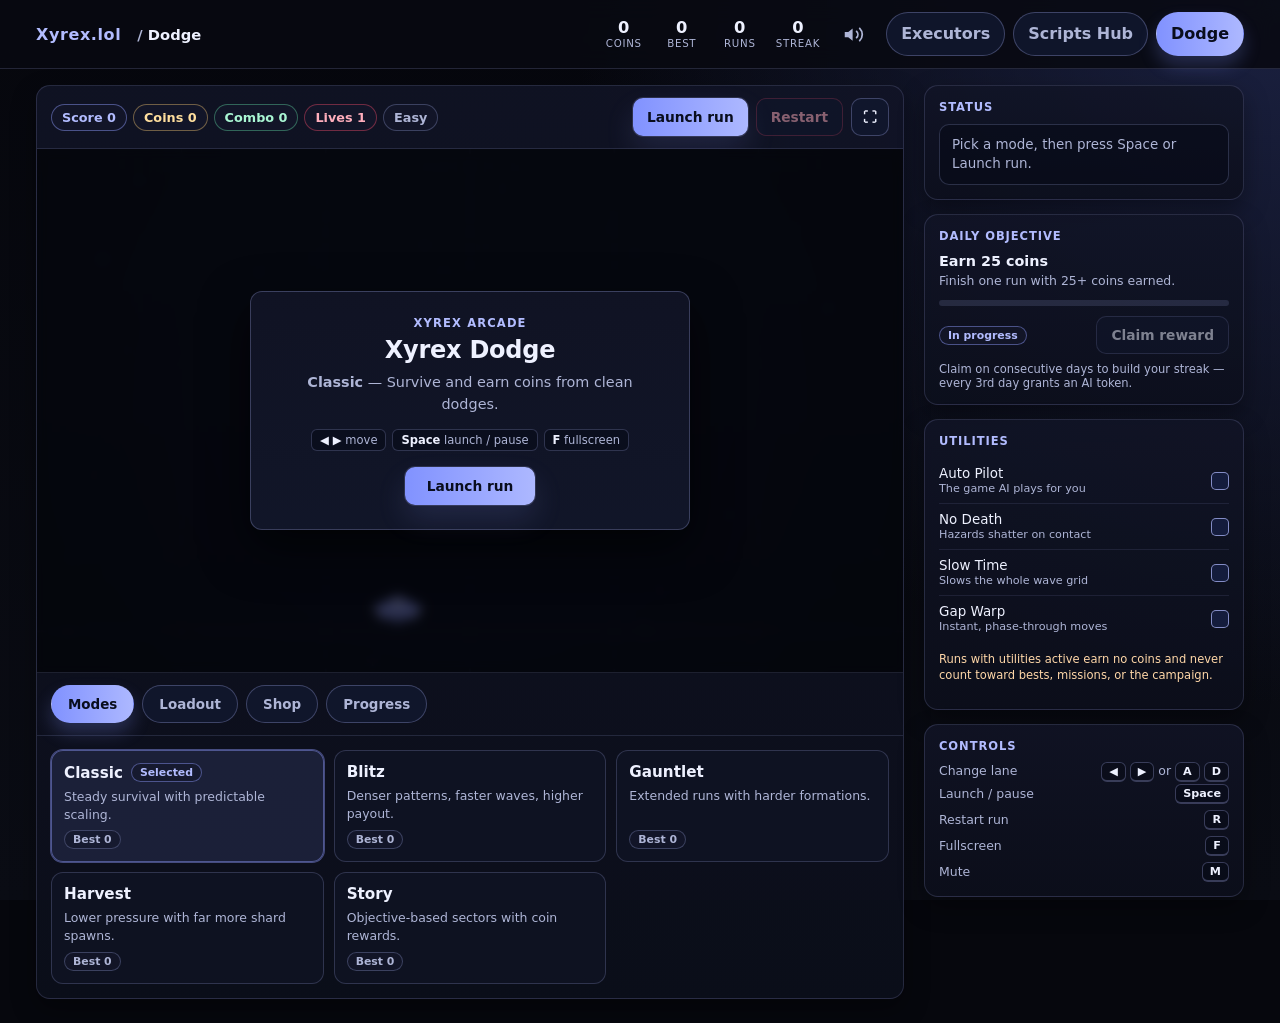
<file: dodge/index.html>
<!doctype html>
<html lang="en">
<head>
  <meta charset="utf-8" />
  <meta name="viewport" content="width=device-width,initial-scale=1" />
  <title>Xyrex.lol</title>
  <script>
    (function () {
      var next = '/dodge.html' + window.location.search + window.location.hash;
      window.location.replace(next);
    })();
  </script>
</head>
<body></body>
</html>
</file>
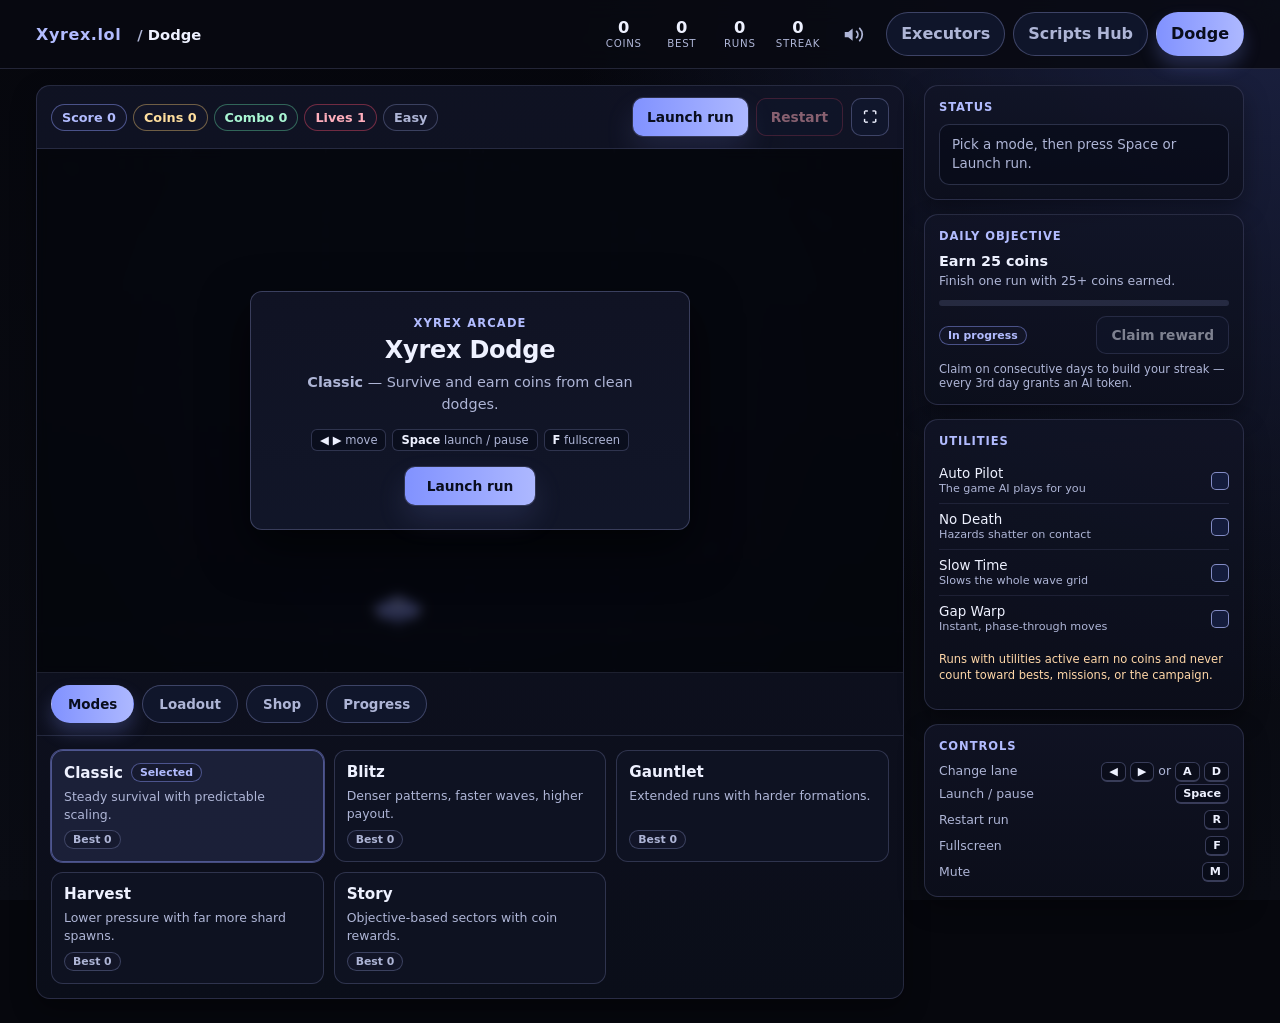
<file: dodge.html>
<!doctype html>
<html lang="en">
<head>
  <meta charset="utf-8" />
  <meta name="viewport" content="width=device-width,initial-scale=1,viewport-fit=cover" />
  <title>Xyrex Dodge | Play the Built-In Dodge Game</title>
  <meta name="description" content="Play Xyrex Dodge, the built-in reflex game with missions, progression, responsive controls, and unlockable rewards." />
  <meta name="theme-color" content="#6f6bff" />
  <link rel="canonical" href="https://xyrex.lol/dodge.html" />
  <link rel="icon" type="image/x-icon" href="./favicon.ico" sizes="16x16 32x32 48x48" />
  <link rel="icon" href="./favicon.ico" sizes="any" />
  <link rel="shortcut icon" href="./favicon.ico" />
  <script>
    (function () {
      // Same account-scoped storage used by the main site, so Dodge saves,
      // themes, and UI mode follow the active Xyrex account.
      const GLOBAL_PREFIX = '__xyrex_global__';
      const CURRENT_ACCOUNT_KEY = `${GLOBAL_PREFIX}current_account`;
      const listeners = new Set();
      const originalGetItem = localStorage.getItem.bind(localStorage);
      const originalSetItem = localStorage.setItem.bind(localStorage);
      const originalRemoveItem = localStorage.removeItem.bind(localStorage);

      let activeAccount = originalGetItem(CURRENT_ACCOUNT_KEY) || 'guest';

      function scopedKey(key) {
        const value = String(key || '');
        if (value.startsWith(GLOBAL_PREFIX)) return value;
        return `acct:${activeAccount}:${value}`;
      }

      localStorage.getItem = key => originalGetItem(scopedKey(key));
      localStorage.setItem = (key, value) => originalSetItem(scopedKey(key), value);
      localStorage.removeItem = key => originalRemoveItem(scopedKey(key));

      // Earlier Dodge builds wrote to unscoped keys; migrate once so nobody
      // loses coins or progress when the page becomes account-aware.
      ['xyrex_dodge_v3'].forEach(key => {
        const legacy = originalGetItem(key);
        if (legacy !== null && originalGetItem(scopedKey(key)) === null) {
          originalSetItem(scopedKey(key), legacy);
        }
      });

      const XyrexAccountScopeApi = Object.freeze({
        getAccount() {
          return activeAccount;
        },
        setAccount(nextAccount) {
          const normalized = String(nextAccount || '').trim().toLowerCase() || 'guest';
          activeAccount = normalized;
          originalSetItem(CURRENT_ACCOUNT_KEY, normalized);
          listeners.forEach(listener => {
            try {
              listener(normalized);
            } catch {
              // no-op
            }
          });
        },
        onAccountChange(callback) {
          if (typeof callback !== 'function') return () => {};
          listeners.add(callback);
          return () => listeners.delete(callback);
        },
        clearAccount() {
          this.setAccount('guest');
        }
      });
      Object.defineProperty(window, 'XyrexAccountScope', { value: XyrexAccountScopeApi, writable: false, configurable: false });
    })();
  </script>
  <script src="./data/theme.js?v=1.0.1"></script>
  <style>
    :root{
      --bg: #06070d;
      --bg-2: #0a0c14;
      --panel: #111426;
      --panel-2: #12172b;
      --card: #12162a;
      --text: #eef1ff;
      --muted: #aeb5d6;
      --periwinkle: #8f9cff;
      --periwinkle-2: #b2bcff;
      --accent-warning: #f0c36f;
      --accent-danger: #ff4d6d;
      --accent-success: #5dd39e;
      --surface: var(--panel);
      --surface-2: var(--bg-2);
      --surface-3: var(--panel-2);
      --text-soft: var(--muted);
      --accent: var(--periwinkle);
      --accent-hover: #a1adff;
      --accent-soft: var(--periwinkle-2);
      --accent-border: rgba(143,156,255,.44);
      --accent-glow: rgba(178,188,255,.38);
      --border: rgba(255,255,255,.11);
      --border-strong: rgba(255,255,255,.24);
      --success: var(--accent-success);
      --warning: var(--accent-warning);
      --danger: var(--accent-danger);
      --soft-shadow: 0 10px 24px rgba(0,0,0,0.35);
      --radius: 14px;
      --max-width: 1240px;
      --motion-fast: 190ms;
      --motion-med: 320ms;
      --motion-ease: cubic-bezier(.2,.78,.2,1);
      --motion-ease-soft: cubic-bezier(.22,.64,.24,1);
      --nav-height: 68px;
      --safe-top: env(safe-area-inset-top, 0px);
      --safe-bottom: env(safe-area-inset-bottom, 0px);
    }

    *{ box-sizing:border-box; }
    *{
      scrollbar-width:thin;
      scrollbar-color:rgba(178,188,255,.72) rgba(9,12,26,.38);
    }
    *::-webkit-scrollbar{ width:10px; height:10px; }
    *::-webkit-scrollbar-track{ background:rgba(9,12,26,.38); border-radius:999px; }
    *::-webkit-scrollbar-thumb{ background:linear-gradient(180deg, rgba(178,188,255,.88), rgba(129,146,255,.72)); border:2px solid rgba(9,12,26,.72); border-radius:999px; }
    *::-webkit-scrollbar-corner{ background:transparent; }

    html, body{
      margin:0;
      min-height:100%;
      font-family: Inter, ui-sans-serif, system-ui, -apple-system, "Segoe UI", Roboto, Arial, sans-serif;
      color:var(--text);
      background-color:var(--bg);
      background-image: radial-gradient(circle at top right, #1b2141, transparent 45%), linear-gradient(180deg, var(--bg), var(--bg-2));
      background-attachment:fixed;
      overflow-x:hidden;
    }
    a{ color:inherit; text-decoration:none; }
    button{ font-family:inherit; }

    /* ── Top navigation (matches the main site) ─────────────────────────── */
    .topnav{
      position:sticky;
      inset:0 0 auto 0;
      z-index:70;
      padding-top:var(--safe-top);
      padding-left:env(safe-area-inset-left, 0px);
      padding-right:env(safe-area-inset-right, 0px);
      background:rgba(8, 10, 18, 0.88);
      border-bottom:1px solid rgba(178,188,255,0.16);
      backdrop-filter:blur(12px);
    }
    .topnav .nav-inner{
      width:min(100%, var(--max-width));
      margin:0 auto;
      display:flex;
      flex-wrap:wrap;
      align-items:center;
      gap:1rem;
      padding:12px 16px;
    }
    .brand{ font-weight:800; letter-spacing:.6px; color:var(--periwinkle-2); font-size:1rem; white-space:nowrap; }
    .brand-crumb{ color:var(--muted); font-weight:700; font-size:.92rem; white-space:nowrap; user-select:none; }
    .brand-crumb strong{ color:var(--text); }
    .nav-spacer{ flex:1; }
    .nav-stats{ display:flex; gap:14px; align-items:center; }
    .nav-stat{ text-align:center; min-width:44px; }
    .nav-stat-val{ font-size:1.02rem; font-weight:800; line-height:1.1; color:var(--text); }
    .nav-stat-lbl{ font-size:.64rem; color:var(--muted); text-transform:uppercase; letter-spacing:.07em; }
    .themed-icon-control{
      display:inline-flex; align-items:center; justify-content:center;
      color:var(--muted); inline-size:34px; block-size:34px;
      border:0; background:transparent; padding:0; cursor:pointer;
      transition:color var(--motion-fast) var(--motion-ease), transform var(--motion-fast) var(--motion-ease-soft);
    }
    .themed-icon-control:hover{ color:var(--periwinkle-2); transform:translateY(-1px); }
    .themed-icon-control:focus-visible{ outline:2px solid rgba(178,188,255,.55); outline-offset:4px; border-radius:8px; }
    .themed-icon-control svg{ width:21px; height:21px; }
    .page-switch{ display:flex; gap:8px; min-width:0; align-items:center; }
    .page-switch-btn{
      border:1px solid rgba(178,188,255,.28); background:rgba(17,24,46,.9); color:var(--muted);
      border-radius:999px; padding:10px 14px; min-height:44px; font-weight:700; cursor:pointer;
      display:inline-flex; align-items:center; line-height:1.25; white-space:nowrap;
      transition:border-color var(--motion-fast) var(--motion-ease), background var(--motion-med) var(--motion-ease-soft), color var(--motion-fast) var(--motion-ease), transform var(--motion-fast) var(--motion-ease-soft);
    }
    .page-switch-btn:hover{ border-color:rgba(178,188,255,.6); color:var(--text); transform:translateY(-1px); }
    .page-switch-btn.is-active{ color:#090d1d; border-color:transparent; background:linear-gradient(90deg,#8192ff,#adb8ff); box-shadow:0 10px 18px rgba(129,146,255,.24); }

    /* ── Page layout ─────────────────────────────────────────────────────── */
    .dodge-layout{
      width:min(100%, var(--max-width));
      margin:0 auto;
      padding:16px max(16px, env(safe-area-inset-left, 0px)) calc(24px + var(--safe-bottom)) max(16px, env(safe-area-inset-right, 0px));
      display:grid;
      grid-template-columns:minmax(0,1fr) 320px;
      gap:20px;
      align-items:start;
    }

    .board, .side-panel{
      background:linear-gradient(180deg, rgba(17,20,38,.86), rgba(12,15,28,.86));
      border-radius:var(--radius);
      border:1px solid rgba(178,188,255,.16);
      box-shadow:var(--soft-shadow);
    }
    .board{ overflow:hidden; min-width:0; }

    /* ── Board toolbar ───────────────────────────────────────────────────── */
    .board-toolbar{
      display:flex; align-items:center; justify-content:space-between; gap:10px;
      padding:12px 14px; border-bottom:1px solid rgba(178,188,255,.14);
      flex-wrap:wrap;
    }
    .run-badges{ display:flex; gap:6px; flex-wrap:wrap; }
    .badge{
      display:inline-flex; align-items:center; gap:5px; padding:5px 10px;
      border-radius:999px; font-size:.8rem; font-weight:700;
      border:1px solid rgba(178,188,255,.26); background:rgba(22,25,44,.68); color:#d8ddff;
      font-variant-numeric:tabular-nums;
    }
    .badge-score{ border-color:rgba(143,156,255,.45); color:var(--periwinkle-2); }
    .badge-coins{ border-color:rgba(240,195,111,.42); color:#ffdf9e; }
    .badge-combo{ border-color:rgba(93,211,158,.42); color:#a9f6d3; }
    .badge-lives{ border-color:rgba(255,77,109,.4); color:#ffaebc; }
    .badge-stage{ color:var(--muted); }
    .board-actions{ display:flex; gap:8px; }
    .btn{
      display:inline-flex; align-items:center; justify-content:center; gap:6px;
      border:1px solid rgba(178,188,255,.28); background:rgba(17,24,46,.9); color:var(--text);
      border-radius:10px; padding:8px 14px; min-height:38px; font-size:.86rem; font-weight:700; cursor:pointer;
      transition:border-color var(--motion-fast) var(--motion-ease), background var(--motion-med) var(--motion-ease-soft), color var(--motion-fast) var(--motion-ease), transform var(--motion-fast) var(--motion-ease-soft);
      white-space:nowrap;
    }
    .btn:hover{ border-color:rgba(178,188,255,.6); transform:translateY(-1px); }
    .btn:active{ transform:translateY(0); }
    .btn:disabled{ opacity:.5; cursor:not-allowed; transform:none; }
    .btn-primary{
      border:0; background:linear-gradient(90deg,#8192ff,#adb8ff); color:#090d1d;
      box-shadow:0 0 0 1px color-mix(in srgb, var(--periwinkle-2) 16%, transparent), 0 14px 30px color-mix(in srgb, var(--periwinkle) 14%, transparent);
    }
    .btn-primary:hover{ filter:brightness(1.06); border:0; }
    .btn-danger{ border-color:rgba(255,77,109,.4); color:#ffaebc; }
    .btn-danger:hover{ border-color:rgba(255,77,109,.7); }
    .btn-icon{ padding:8px 10px; min-width:38px; }

    /* ── Canvas ──────────────────────────────────────────────────────────── */
    .canvas-wrap{ position:relative; background:#05060d; border-bottom:1px solid rgba(178,188,255,.14); }
    #gameCanvas{ display:block; width:100%; height:auto; aspect-ratio:960/580; touch-action:none; outline:none; }
    .canvas-wrap:fullscreen{ display:flex; align-items:center; justify-content:center; background:#04050a; border:0; }
    .canvas-wrap:fullscreen #gameCanvas{ width:min(100%, calc(100dvh * (960 / 580))); height:auto; }

    .story-chip{
      position:absolute; top:10px; left:10px; max-width:min(70%, 420px);
      padding:8px 12px; border-radius:10px;
      background:rgba(8,11,24,.78); border:1px solid rgba(178,188,255,.24);
      backdrop-filter:blur(4px);
      pointer-events:none;
    }
    .story-chip-title{ font-size:.78rem; font-weight:800; color:var(--periwinkle-2); }
    .story-chip-goal{ font-size:.72rem; color:var(--muted); margin-top:2px; line-height:1.35; }

    .game-toast{
      position:absolute; top:12px; left:50%; transform:translate(-50%,-10px);
      padding:7px 14px; border-radius:999px; font-size:.8rem; font-weight:700;
      background:rgba(10,14,28,.9); border:1px solid rgba(178,188,255,.35); color:var(--periwinkle-2);
      opacity:0; pointer-events:none;
      transition:opacity var(--motion-fast) var(--motion-ease), transform var(--motion-med) var(--motion-ease-soft);
      white-space:nowrap; max-width:88%; overflow:hidden; text-overflow:ellipsis;
    }
    .game-toast.show{ opacity:1; transform:translate(-50%,0); }
    .game-toast.tone-gold{ color:#ffdf9e; border-color:rgba(240,195,111,.45); }
    .game-toast.tone-success{ color:#a9f6d3; border-color:rgba(93,211,158,.45); }
    .game-toast.tone-danger{ color:#ffaebc; border-color:rgba(255,77,109,.45); }

    .overlay{
      position:absolute; inset:0; display:flex; align-items:center; justify-content:center;
      background:rgba(6,7,13,.72); backdrop-filter:blur(6px); padding:18px;
    }
    .overlay[hidden]{ display:none; }
    .ov-card{
      width:min(440px, 100%); text-align:center;
      border-radius:12px; padding:24px 26px;
      background:linear-gradient(180deg,color-mix(in srgb, var(--panel) 90%, var(--bg) 10%), color-mix(in srgb, var(--panel-2) 88%, var(--bg-2) 12%));
      border:1px solid rgba(178,188,255,.25);
      box-shadow:0 18px 48px rgba(0,0,0,.62);
    }
    .ov-kicker{ font-size:.72rem; font-weight:800; letter-spacing:.1em; text-transform:uppercase; color:var(--periwinkle-2); margin-bottom:6px; }
    .ov-card h2{ margin:0 0 8px; font-size:1.5rem; letter-spacing:-.01em; }
    .ov-card p{ margin:0 0 14px; color:var(--muted); font-size:.9rem; line-height:1.5; }
    .ov-keys{ display:flex; justify-content:center; flex-wrap:wrap; gap:6px; margin-bottom:16px; }
    .ov-key{ font-size:.72rem; color:var(--muted); border:1px solid rgba(178,188,255,.22); border-radius:6px; padding:3px 8px; background:rgba(8,11,24,.6); }
    .ov-key b{ color:var(--text); }
    .ov-actions{ display:flex; gap:8px; justify-content:center; flex-wrap:wrap; }
    .ov-actions .btn{ min-width:130px; }
    .ov-stats{ display:grid; grid-template-columns:repeat(2,1fr); gap:8px; margin:14px 0 16px; }
    .ov-stat{ background:rgba(8,11,24,.6); border:1px solid rgba(178,188,255,.18); border-radius:10px; padding:10px 12px; }
    .ov-stat-val{ font-size:1.3rem; font-weight:800; font-variant-numeric:tabular-nums; }
    .ov-stat-lbl{ font-size:.68rem; color:var(--muted); margin-top:2px; text-transform:uppercase; letter-spacing:.05em; }
    .ov-pill{
      display:inline-flex; align-items:center; gap:5px; padding:4px 12px; border-radius:999px;
      font-size:.76rem; font-weight:800; margin-bottom:10px;
      background:rgba(240,195,111,.14); border:1px solid rgba(240,195,111,.42); color:#ffdf9e;
    }
    .ov-pill.pill-muted{ background:rgba(178,188,255,.08); border-color:rgba(178,188,255,.28); color:var(--muted); }

    /* ── Touch controls ─────────────────────────────────────────────────── */
    .touch-controls{ display:none; gap:10px; padding:10px 14px; border-bottom:1px solid rgba(178,188,255,.14); }
    .touch-controls .btn{ flex:1; min-height:52px; font-size:1.1rem; touch-action:manipulation; user-select:none; -webkit-user-select:none; }
    @media (hover:none) and (pointer:coarse){
      .touch-controls{ display:flex; }
    }

    /* ── Tabs ────────────────────────────────────────────────────────────── */
    .tabs-nav{
      display:flex; flex-wrap:wrap; gap:8px; padding:12px 14px;
      border-bottom:1px solid rgba(178,188,255,.14);
    }
    .tab-btn{
      border:1px solid rgba(178,188,255,.28); background:rgba(17,24,46,.9); color:var(--muted);
      border-radius:999px; padding:8px 16px; min-height:38px; font-weight:700; font-size:.84rem; cursor:pointer;
      transition:border-color var(--motion-fast) var(--motion-ease), background var(--motion-med) var(--motion-ease-soft), color var(--motion-fast) var(--motion-ease);
    }
    .tab-btn:hover{ color:var(--text); border-color:rgba(178,188,255,.5); }
    .tab-btn.is-active{ color:#090d1d; border-color:transparent; background:linear-gradient(90deg,#8192ff,#adb8ff); box-shadow:0 10px 18px rgba(129,146,255,.24); }
    .tab-panel{ padding:14px; }
    .tab-panel[hidden]{ display:none; }

    .group-title{
      font-size:.72rem; font-weight:800; text-transform:uppercase; letter-spacing:.08em;
      color:var(--periwinkle-2); margin:0 0 10px;
    }
    .group + .group{ margin-top:16px; padding-top:16px; border-top:1px dashed rgba(178,188,255,.16); }

    /* Modes */
    .mode-grid{ display:grid; grid-template-columns:repeat(auto-fill, minmax(210px, 1fr)); gap:10px; }
    .mode-card{
      text-align:left; border:1px solid rgba(178,188,255,.2); border-radius:12px;
      background:rgba(17,20,38,.7); color:var(--text); padding:12px; cursor:pointer;
      transition:border-color var(--motion-fast) var(--motion-ease), background var(--motion-med) var(--motion-ease-soft), transform var(--motion-fast) var(--motion-ease-soft);
      display:flex; flex-direction:column; gap:6px;
    }
    .mode-card:hover{ border-color:rgba(178,188,255,.46); transform:translateY(-2px); }
    .mode-card.is-selected{ border-color:var(--accent-border); background:color-mix(in srgb, var(--periwinkle) 10%, rgba(17,20,38,.7)); box-shadow:0 0 0 1px var(--accent-border); }
    .mode-name{ font-size:.95rem; font-weight:800; display:flex; align-items:center; justify-content:space-between; gap:8px; }
    .mode-desc{ font-size:.78rem; color:var(--muted); line-height:1.45; flex:1; }
    .chip{
      display:inline-flex; align-items:center; gap:4px; padding:2px 8px; border-radius:999px;
      font-size:.68rem; font-weight:700; border:1px solid rgba(178,188,255,.26);
      background:rgba(22,25,44,.68); color:var(--muted); white-space:nowrap; font-variant-numeric:tabular-nums;
    }
    .chip-accent{ border-color:rgba(143,156,255,.45); color:var(--periwinkle-2); }
    .chip-gold{ border-color:rgba(240,195,111,.42); color:#ffdf9e; }
    .chip-success{ border-color:rgba(93,211,158,.42); color:#a9f6d3; }

    /* Loadout + shop */
    .item-list{ display:grid; gap:8px; }
    .item-row{
      display:flex; align-items:flex-start; gap:10px; width:100%; text-align:left;
      border:1px solid rgba(178,188,255,.2); border-radius:12px;
      background:rgba(17,20,38,.7); color:var(--text); padding:10px 12px; cursor:pointer;
      transition:border-color var(--motion-fast) var(--motion-ease), background var(--motion-med) var(--motion-ease-soft);
    }
    .item-row:hover{ border-color:rgba(178,188,255,.46); }
    .item-row.is-selected{ border-color:var(--accent-border); background:color-mix(in srgb, var(--periwinkle) 10%, rgba(17,20,38,.7)); box-shadow:0 0 0 1px var(--accent-border); }
    .item-row.is-locked{ opacity:.62; }
    .item-icon{
      width:34px; height:34px; border-radius:9px; flex:0 0 auto;
      display:flex; align-items:center; justify-content:center; font-size:1rem;
      background:rgba(8,11,24,.6); border:1px solid rgba(178,188,255,.18);
    }
    .item-body{ flex:1; min-width:0; }
    .item-name{ font-size:.88rem; font-weight:800; display:flex; align-items:center; gap:8px; flex-wrap:wrap; }
    .item-desc{ font-size:.76rem; color:var(--muted); margin-top:2px; line-height:1.4; }
    .theme-swatch{ width:12px; height:12px; border-radius:4px; flex:0 0 auto; border:1px solid rgba(255,255,255,.3); }
    .buy-bar{ margin-top:10px; }
    .buy-bar .btn{ width:100%; }

    /* Progress */
    .story-cards{ display:grid; gap:8px; }
    .story-card{ border:1px solid rgba(178,188,255,.2); border-radius:12px; background:rgba(17,20,38,.7); padding:12px; }
    .story-card.is-locked{ opacity:.55; }
    .story-card.is-done{ border-color:rgba(93,211,158,.4); }
    .story-card-title{ font-size:.88rem; font-weight:800; margin-bottom:3px; }
    .story-card-desc{ font-size:.76rem; color:var(--muted); line-height:1.45; margin-bottom:8px; }
    .story-card-footer{ display:flex; align-items:center; gap:6px; flex-wrap:wrap; }
    .stat-row{ display:flex; justify-content:space-between; align-items:center; padding:7px 0; border-bottom:1px solid rgba(178,188,255,.1); font-size:.84rem; }
    .stat-row:last-child{ border-bottom:none; }
    .stat-row-lbl{ color:var(--muted); }
    .stat-row-val{ font-weight:700; font-variant-numeric:tabular-nums; }

    /* ── Sidebar ─────────────────────────────────────────────────────────── */
    .side{ display:grid; gap:14px; min-width:0; }
    .side-panel{ padding:14px; }
    .panel-title{
      font-size:.72rem; font-weight:800; text-transform:uppercase; letter-spacing:.08em;
      color:var(--periwinkle-2); margin:0 0 10px;
    }
    .status-bar{
      padding:10px 12px; border-radius:10px; font-size:.84rem; line-height:1.45;
      border:1px solid rgba(178,188,255,.2); background:rgba(8,11,24,.6); color:var(--muted);
      min-height:42px; display:flex; align-items:center;
      transition:border-color var(--motion-fast) var(--motion-ease), color var(--motion-fast) var(--motion-ease);
    }
    .status-bar.ok{ border-color:rgba(93,211,158,.4); color:#a9f6d3; }
    .status-bar.warn{ border-color:rgba(240,195,111,.42); color:#ffdf9e; }
    .status-bar.danger{ border-color:rgba(255,77,109,.42); color:#ffaebc; }

    .mission-title{ font-size:.9rem; font-weight:800; }
    .mission-desc{ font-size:.78rem; color:var(--muted); margin-top:3px; line-height:1.45; }
    .progress-track{ height:6px; border-radius:999px; background:rgba(178,188,255,.14); overflow:hidden; margin:10px 0; }
    .progress-fill{ height:100%; border-radius:inherit; background:linear-gradient(90deg,#8192ff,#adb8ff); transition:width var(--motion-med) var(--motion-ease-soft); }
    .mission-footer{ display:flex; align-items:center; justify-content:space-between; gap:8px; flex-wrap:wrap; }
    .streak-note{ font-size:.72rem; color:var(--muted); margin-top:8px; }

    .cheat-row{
      display:flex; align-items:center; justify-content:space-between; gap:10px;
      padding:8px 0; border-bottom:1px solid rgba(178,188,255,.1);
    }
    .cheat-row:last-of-type{ border-bottom:none; }
    .cheat-label{ font-size:.84rem; }
    .cheat-sub{ display:block; font-size:.7rem; color:var(--muted); margin-top:1px; }
    .cheat-check{
      appearance:none; -webkit-appearance:none; width:18px; height:18px; margin:0;
      border:1px solid rgba(178,188,255,.7); border-radius:5px; background:rgba(21,30,62,.96);
      cursor:pointer; position:relative; flex:0 0 auto;
    }
    .cheat-check:checked{ background:var(--periwinkle); border-color:var(--periwinkle-2); }
    .cheat-check:checked::after{
      content:''; position:absolute; left:6px; top:2px; width:4px; height:9px;
      border:solid #090d1d; border-width:0 2px 2px 0; transform:rotate(45deg);
    }
    .cheat-note{ font-size:.72rem; color:#ffd7a8; margin-top:10px; line-height:1.4; }

    .keys-list{ display:grid; gap:6px; }
    .keys-row{ display:flex; align-items:center; justify-content:space-between; font-size:.78rem; color:var(--muted); }
    .kbd{
      font-size:.7rem; font-weight:700; color:var(--text);
      border:1px solid rgba(178,188,255,.28); border-bottom-width:2px; border-radius:6px;
      padding:2px 7px; background:rgba(8,11,24,.6); white-space:nowrap;
    }

    /* ── Responsive ──────────────────────────────────────────────────────── */
    @media (max-width: 1080px){
      .dodge-layout{ grid-template-columns:minmax(0,1fr) 280px; gap:14px; }
    }
    @media (max-width: 920px){
      .dodge-layout{ grid-template-columns:1fr; }
      .side{ grid-template-columns:repeat(auto-fit, minmax(240px, 1fr)); }
    }
    @media (max-width: 720px){
      .topnav .nav-inner{ gap:10px; padding:10px 12px; }
      .nav-stat[data-optional]{ display:none; }
      .page-switch-btn{ padding:7px 10px; min-height:38px; font-size:.8rem; }
      .brand-crumb{ display:none; }
      .dodge-layout{ padding-inline:max(12px, env(safe-area-inset-left, 0px)) max(12px, env(safe-area-inset-right, 0px)); padding-block:10px 20px; gap:12px; }
      .board-toolbar{ padding:10px 12px; }
      .board-actions{ width:100%; }
      .board-actions .btn{ flex:1; }
      .tab-panel{ padding:12px; }
      .side{ grid-template-columns:1fr; }
      /* The canvas is short on phones — keep overlay cards compact. */
      .overlay{ padding:10px; }
      .ov-card{ padding:14px 16px; }
      .ov-card h2{ font-size:1.15rem; margin-bottom:6px; }
      .ov-card p{ font-size:.78rem; margin-bottom:10px; }
      .ov-kicker{ margin-bottom:4px; }
      .ov-pill{ margin-bottom:8px; font-size:.7rem; }
      .ov-stats{ grid-template-columns:repeat(3,1fr); gap:6px; margin:8px 0 12px; }
      .ov-stat{ padding:6px 8px; }
      .ov-stat-val{ font-size:.92rem; }
      .ov-stat-lbl{ font-size:.58rem; }
      .ov-actions .btn{ min-width:110px; min-height:34px; padding:6px 12px; }
    }
    @media (hover:none) and (pointer:coarse){
      .ov-keys{ display:none; } /* keyboard hints mean nothing on touch */
    }
    @media (max-width: 420px){
      .badge{ font-size:.72rem; padding:4px 8px; }
      .nav-stats{ gap:10px; }
    }
    @media (prefers-reduced-motion: reduce){
      *, *::before, *::after{
        transition-duration:1ms !important;
        animation-duration:1ms !important;
        animation-iteration-count:1 !important;
        scroll-behavior:auto !important;
      }
    }
  </style>
</head>
<body>
  <header class="topnav">
    <div class="nav-inner">
      <a class="brand" href="/" aria-label="Back to the Xyrex home page">Xyrex.lol</a>
      <span class="brand-crumb">/ <strong>Dodge</strong></span>
      <div class="nav-spacer"></div>
      <div class="nav-stats" aria-label="Lifetime stats">
        <div class="nav-stat"><div class="nav-stat-val" id="hdrCoins">0</div><div class="nav-stat-lbl">Coins</div></div>
        <div class="nav-stat"><div class="nav-stat-val" id="hdrBest">0</div><div class="nav-stat-lbl">Best</div></div>
        <div class="nav-stat" data-optional><div class="nav-stat-val" id="hdrRuns">0</div><div class="nav-stat-lbl">Runs</div></div>
        <div class="nav-stat" data-optional><div class="nav-stat-val" id="hdrStreak">0</div><div class="nav-stat-lbl">Streak</div></div>
      </div>
      <button id="soundBtn" class="themed-icon-control" type="button" aria-label="Toggle sound" title="Toggle sound (M)">
        <svg id="soundOnIcon" viewBox="0 0 24 24" fill="none" stroke="currentColor" stroke-width="2" stroke-linecap="round" stroke-linejoin="round" aria-hidden="true"><polygon points="11 5 6 9 2 9 2 15 6 15 11 19 11 5" fill="currentColor" stroke="none"/><path d="M15.54 8.46a5 5 0 0 1 0 7.07"/><path d="M19.07 4.93a10 10 0 0 1 0 14.14"/></svg>
        <svg id="soundOffIcon" viewBox="0 0 24 24" fill="none" stroke="currentColor" stroke-width="2" stroke-linecap="round" stroke-linejoin="round" aria-hidden="true" style="display:none"><polygon points="11 5 6 9 2 9 2 15 6 15 11 19 11 5" fill="currentColor" stroke="none"/><line x1="23" y1="9" x2="17" y2="15"/><line x1="17" y1="9" x2="23" y2="15"/></svg>
      </button>
      <nav class="page-switch" aria-label="Page navigation">
        <a class="page-switch-btn" href="/executors">Executors</a>
        <a class="page-switch-btn" href="/scripthub">Scripts Hub</a>
        <span class="page-switch-btn is-active" aria-current="page">Dodge</span>
      </nav>
    </div>
  </header>

  <main class="dodge-layout">
    <section class="board" aria-label="Dodge game board">
      <div class="board-toolbar">
        <div class="run-badges" aria-label="Current run stats">
          <span class="badge badge-score" id="badgeScore">Score 0</span>
          <span class="badge badge-coins" id="badgeCoins">Coins 0</span>
          <span class="badge badge-combo" id="badgeCombo">Combo 0</span>
          <span class="badge badge-lives" id="badgeLives">Lives 1</span>
          <span class="badge badge-stage" id="badgeStage">Easy</span>
        </div>
        <div class="board-actions">
          <button class="btn btn-primary" id="primaryBtn" type="button">Launch run</button>
          <button class="btn btn-danger" id="restartBtn" type="button" disabled>Restart</button>
          <button class="btn btn-icon" id="fsBtn" type="button" aria-label="Fullscreen" title="Fullscreen (F)">⛶</button>
        </div>
      </div>

      <div class="canvas-wrap" id="canvasWrap">
        <canvas id="gameCanvas" width="960" height="580" tabindex="0" aria-label="Dodge game — use the left and right arrow keys to change lanes"></canvas>
        <div class="story-chip" id="storyChip" hidden>
          <div class="story-chip-title" id="storyChipTitle"></div>
          <div class="story-chip-goal" id="storyChipGoal"></div>
        </div>
        <div class="game-toast" id="gameToast" role="status"></div>
        <div class="overlay" id="overlay"></div>
      </div>

      <div class="touch-controls" id="touchControls">
        <button class="btn" id="touchLeft" type="button" aria-label="Move left">◀</button>
        <button class="btn" id="touchRight" type="button" aria-label="Move right">▶</button>
      </div>

      <nav class="tabs-nav" role="tablist" aria-label="Game menus">
        <button class="tab-btn is-active" role="tab" aria-selected="true" data-tab="modes" type="button">Modes</button>
        <button class="tab-btn" role="tab" aria-selected="false" data-tab="loadout" type="button">Loadout</button>
        <button class="tab-btn" role="tab" aria-selected="false" data-tab="shop" type="button">Shop</button>
        <button class="tab-btn" role="tab" aria-selected="false" data-tab="progress" type="button">Progress</button>
      </nav>
      <div class="tab-panel" id="tab-modes" role="tabpanel"></div>
      <div class="tab-panel" id="tab-loadout" role="tabpanel" hidden></div>
      <div class="tab-panel" id="tab-shop" role="tabpanel" hidden></div>
      <div class="tab-panel" id="tab-progress" role="tabpanel" hidden></div>
    </section>

    <aside class="side" aria-label="Game panels">
      <section class="side-panel">
        <h2 class="panel-title">Status</h2>
        <div class="status-bar" id="statusBar">Pick a mode, then press Space or Launch run.</div>
      </section>

      <section class="side-panel">
        <h2 class="panel-title">Daily objective</h2>
        <div id="missionSection"></div>
      </section>

      <section class="side-panel">
        <h2 class="panel-title">Utilities</h2>
        <div id="cheatPanel">
          <div class="cheat-row">
            <span class="cheat-label">Auto Pilot<span class="cheat-sub">The game AI plays for you</span></span>
            <input class="cheat-check" type="checkbox" data-cheat="autoplay" aria-label="Toggle Auto Pilot" />
          </div>
          <div class="cheat-row">
            <span class="cheat-label">No Death<span class="cheat-sub">Hazards shatter on contact</span></span>
            <input class="cheat-check" type="checkbox" data-cheat="nodeath" aria-label="Toggle No Death" />
          </div>
          <div class="cheat-row">
            <span class="cheat-label">Slow Time<span class="cheat-sub">Slows the whole wave grid</span></span>
            <input class="cheat-check" type="checkbox" data-cheat="slowtime" aria-label="Toggle Slow Time" />
          </div>
          <div class="cheat-row">
            <span class="cheat-label">Gap Warp<span class="cheat-sub">Instant, phase-through moves</span></span>
            <input class="cheat-check" type="checkbox" data-cheat="ghost" aria-label="Toggle Gap Warp" />
          </div>
        </div>
        <p class="cheat-note">Runs with utilities active earn no coins and never count toward bests, missions, or the campaign.</p>
      </section>

      <section class="side-panel" id="keysPanel">
        <h2 class="panel-title">Controls</h2>
        <div class="keys-list">
          <div class="keys-row"><span>Change lane</span><span><span class="kbd">◀</span> <span class="kbd">▶</span> or <span class="kbd">A</span> <span class="kbd">D</span></span></div>
          <div class="keys-row"><span>Launch / pause</span><span class="kbd">Space</span></div>
          <div class="keys-row"><span>Restart run</span><span class="kbd">R</span></div>
          <div class="keys-row"><span>Fullscreen</span><span class="kbd">F</span></div>
          <div class="keys-row"><span>Mute</span><span class="kbd">M</span></div>
        </div>
      </section>
    </aside>
  </main>

<script>
(function () {
  'use strict';

  // ─── CONSTANTS ──────────────────────────────────────────────────────────────
  const SAVE_KEY = 'xyrex_dodge_v3';
  const W = 960, H = 580, LANES = 6;
  const LANE_W = W / LANES;
  const FREE_TOKENS = 5;
  const PLAYER_W = 64, PLAYER_H = 26;
  const PLAYER_Y = H - 72;
  const PLAYER_TOP = PLAYER_Y - PLAYER_H / 2;
  const PLAYER_BOT = PLAYER_Y + PLAYER_H / 2;
  const SPAWN_Y = -60;
  const BASE_LANE_RATE = 6;      // lanes per second at Balanced handling
  const REACTION_BUFFER = 0.25;  // seconds of human reaction time patterns must respect
  const GRAZE_DIST = 26;         // px of horizontal near-miss that counts as a graze

  const MODIFIERS = {
    Balanced: { price: 0,   desc: 'Standard handling and rewards',            playerSpeed: 1,   coinBonus: 1,    pressure: 1 },
    Swift:    { price: 125, desc: '20% faster lane changes, slightly denser', playerSpeed: 1.2, coinBonus: 1,    pressure: 1.08 },
    Fortune:  { price: 180, desc: '35% more coins, harder waves',             playerSpeed: 1,   coinBonus: 1.35, pressure: 1.14 },
    Bulwark:  { price: 220, desc: 'Gentler waves, slower movement',           playerSpeed: 0.9, coinBonus: 0.92, pressure: 0.92 },
    Chaos:    { price: 260, desc: 'Max rewards, max danger',                  playerSpeed: 1.1, coinBonus: 1.6,  pressure: 1.3 },
  };

  const POWERUPS = {
    None:            { price: 0,   desc: 'No powerup equipped',                       icon: '○' },
    Quickstep:       { price: 200, desc: 'Snap lane changes — no slide',              icon: '⚡' },
    'Shield Matrix': { price: 280, desc: 'Start every run with an extra life',        icon: '🛡' },
    'Lucky Drift':   { price: 190, desc: '+20% coin rewards per run',                 icon: '✦' },
    'Time Bloom':    { price: 320, desc: 'Every 12 combo slows hazards for a moment', icon: '⏱' },
    'Magnet Pulse':  { price: 240, desc: 'Shards drift toward your lane',             icon: '⊕' },
  };

  const VISUAL_THEMES = {
    Neon:      { price: 0,   desc: 'Xyrex periwinkle default', accent: '#8f9cff', danger: '#ff4d6d', track: '#070a16' },
    Amethyst:  { price: 180, desc: 'Purple tones',             accent: '#b490ff', danger: '#ff80c8', track: '#0c0818' },
    Obsidian:  { price: 220, desc: 'Dark tactical cyan',       accent: '#56d9f5', danger: '#ff6c7a', track: '#050d14' },
    Synthwave: { price: 260, desc: 'Vivid neon blend',         accent: '#f562c8', danger: '#ff5e5e', track: '#17082a' },
  };

  const UTILITY_SKINS = {
    Pulse:  { price: 0,   desc: 'Feedback effects match your theme', fx: null },
    Aurora: { price: 160, desc: 'Soft cyan effect highlights',       fx: '#6ce5ff' },
    Ember:  { price: 210, desc: 'Warm orange effect highlights',     fx: '#ff9a5c' },
    Prism:  { price: 280, desc: 'Color-cycling effect aura',         fx: 'prism' },
  };

  const STAGES = [
    { name: 'Easy',      minScore: 0,   density: 1, secondGap: 0.95, interval: 1.18, speed: 0.85, minShift: 0, maxShift: 1, hazH: 34 },
    { name: 'Medium',    minScore: 30,  density: 2, secondGap: 0.60, interval: 1.02, speed: 1.00, minShift: 0, maxShift: 2, hazH: 36 },
    { name: 'Hard',      minScore: 75,  density: 2, secondGap: 0.32, interval: 0.86, speed: 1.12, minShift: 1, maxShift: 3, hazH: 40 },
    { name: 'Very Hard', minScore: 135, density: 3, secondGap: 0.18, interval: 0.72, speed: 1.24, minShift: 1, maxShift: 4, hazH: 44 },
    { name: 'Overdrive', minScore: 220, density: 3, secondGap: 0.12, interval: 0.62, speed: 1.36, minShift: 1, maxShift: 4, hazH: 44 },
  ];

  const GAME_MODES = {
    Classic:  { desc: 'Steady survival with predictable scaling.',      speed: 1,    interval: 1,    pickups: 0.45, modeScore: 1,    obj: 'Survive and earn coins from clean dodges.' },
    Blitz:    { desc: 'Denser patterns, faster waves, higher payout.',  speed: 1.22, interval: 0.78, pickups: 0.35, modeScore: 1.35, obj: 'Short high-pressure runs where reaction speed wins.' },
    Gauntlet: { desc: 'Extended runs with harder formations.',          speed: 1.08, interval: 0.92, pickups: 0.5,  modeScore: 1.5,  obj: 'Survive elite waves and hold long combos.' },
    Harvest:  { desc: 'Lower pressure with far more shard spawns.',     speed: 0.95, interval: 1.08, pickups: 0.82, modeScore: 0.95, obj: 'Farm coins and keep your combo alive.' },
    Story:    { desc: 'Objective-based sectors with coin rewards.',     speed: 1,    interval: 1,    pickups: 0.55, modeScore: 1.15, obj: 'Complete each sector to advance the campaign.' },
  };

  const STORY_CHAPTERS = [
    { id: 's1', title: 'Sector 1: Wake Protocol',   brief: 'Restore the first lane beacon.',              label: 'Reach 25 score and collect 4 shards',    targetScore: 25, targetPickups: 4, reward: 120 },
    { id: 's2', title: 'Sector 2: Crosswind Array', brief: 'Maintain clean combos under turbulence.',     label: 'Reach 40 score and a 10 combo streak',   targetScore: 40, targetCombo: 10,  reward: 180 },
    { id: 's3', title: 'Sector 3: Final Echo',      brief: 'High-score burst with your shield preserved.', label: 'Reach 60 score and finish with a life', targetScore: 60, requireLife: true, reward: 260 },
  ];

  const DAILY_OBJ = [
    { id: 'run',    title: 'Finish 1 run',            desc: 'Complete any clean run in any mode',            reward: 90, type: 'run' },
    { id: 'shards', title: 'Collect 3 shards',        desc: 'Collect at least 3 energy shards in one run',   reward: 90, type: 'pickups', target: 3 },
    { id: 'coins',  title: 'Earn 25 coins',           desc: 'Finish one run with 25+ coins earned',          reward: 90, type: 'coins', target: 25 },
    { id: 'pwrup',  title: 'Score 20 with a powerup', desc: 'Score 20+ while an owned powerup is equipped',  reward: 90, type: 'powerupScore', target: 20 },
    { id: 'graze',  title: 'Graze 5 hazards',         desc: 'Slip past 5 hazards by a hair in one run',      reward: 90, type: 'grazes', target: 5 },
  ];

  const COMBO_TIERS = [
    { min: 50, mult: 3 },
    { min: 25, mult: 2 },
    { min: 10, mult: 1.5 },
    { min: 0,  mult: 1 },
  ];

  const DEFAULT = {
    coins: 0, bestScore: 0, bestByMode: {}, totalRuns: 0, totalPickups: 0, totalGrazes: 0, longestCombo: 0,
    dailyObjective: null, ownedModifiers: ['Balanced'], selectedModifier: 'Balanced',
    ownedPowerups: [], selectedPowerup: 'None', ownedVisualThemes: ['Neon'],
    selectedVisualTheme: 'Neon', selectedMode: 'Classic', storyProgress: 0,
    storyRewardsClaimed: [], aiTokenDate: '', aiTokensUsedToday: 0, aiPurchasedTokens: 0,
    activeCheats: [], utilitySkin: 'Pulse', ownedUtilitySkins: ['Pulse'],
    dailyStreak: 0, lastDailyClaimDate: '', soundMuted: false,
  };

  // ─── HELPERS ────────────────────────────────────────────────────────────────
  // Pristine browser references captured at load time, before any console
  // script gets a chance to monkeypatch them to warp gameplay (rigged
  // Math.random waves, fake animation-frame clocks) or intercept saves.
  const rng = Math.random;
  const imul = Math.imul;
  const rAF = window.requestAnimationFrame.bind(window);
  const cAF = window.cancelAnimationFrame.bind(window);
  const storageGet = localStorage.getItem.bind(localStorage);
  const storageSet = localStorage.setItem.bind(localStorage);

  const clamp = (v, mn, mx) => Math.max(mn, Math.min(mx, v));
  const pick = arr => arr[Math.floor(rng() * arr.length)];
  const fmt = n => Number(n || 0).toLocaleString('en-US');
  const qs = sel => document.querySelector(sel);
  const escapeHtml = value => String(value).replace(/[&<>"']/g, ch => ({ '&': '&amp;', '<': '&lt;', '>': '&gt;', '"': '&quot;', "'": '&#39;' }[ch]));
  const reduceMotion = () => window.matchMedia?.('(prefers-reduced-motion: reduce)')?.matches || false;

  function deepFreeze(value) {
    if (value && typeof value === 'object' && !Object.isFrozen(value)) {
      Object.freeze(value);
      Object.values(value).forEach(deepFreeze);
    }
    return value;
  }
  // Catalogs and balance tables are immutable: even if a reference ever leaks,
  // prices, rewards and stage pacing cannot be edited from the console.
  [MODIFIERS, POWERUPS, VISUAL_THEMES, UTILITY_SKINS, STAGES, GAME_MODES, STORY_CHAPTERS, DAILY_OBJ, COMBO_TIERS, DEFAULT].forEach(deepFreeze);

  function weightedPick(cands) {
    const total = cands.reduce((sum, c) => sum + c.w, 0);
    if (total <= 0) return cands[0]?.l;
    let roll = rng() * total;
    for (const c of cands) {
      roll -= c.w;
      if (roll <= 0) return c.l;
    }
    return cands[cands.length - 1]?.l;
  }

  function comboMult(combo) {
    return COMBO_TIERS.find(t => combo >= t.min)?.mult || 1;
  }

  function localDay() {
    const d = new Date();
    return `${d.getFullYear()}-${String(d.getMonth() + 1).padStart(2, '0')}-${String(d.getDate()).padStart(2, '0')}`;
  }

  // ─── STORAGE + ANTICHEAT ────────────────────────────────────────────────────
  const ANTICHEAT_VERSION = 3;
  const ANTICHEAT_SALT = 'xyrex.dodge.integrity.v3.2026';
  const LEGACY_ANTICHEAT_VERSION = 2;
  const LEGACY_ANTICHEAT_SALT = 'xyrex.dodge.integrity.v2.2026';
  const LEDGER_KEY = 'xyrex_dodge_v3_ledger';
  const MAX_SAFE_COINS = 250000;
  const MAX_SAFE_SCORE = 100000;
  const VALID_CHEATS = new Set(['autoplay', 'nodeath', 'slowtime', 'ghost']);

  // Tracks exactly what this session last wrote so console edits to
  // localStorage are detectable (and get clobbered by verified state).
  let lastWrittenRaw = null;
  let writeCounter = 0;

  function stableStringify(value) {
    if (Array.isArray(value)) return `[${value.map(stableStringify).join(',')}]`;
    if (value && typeof value === 'object') return `{${Object.keys(value).sort().map(key => `${JSON.stringify(key)}:${stableStringify(value[key])}`).join(',')}}`;
    return JSON.stringify(value);
  }

  function mac(input) {
    let h1 = 0x811c9dc5;
    let h2 = 0x01000193 ^ input.length;
    for (let i = 0; i < input.length; i++) {
      const code = input.charCodeAt(i);
      h1 ^= code;
      h1 = imul(h1, 16777619);
      h2 = imul(h2 ^ ((code << 7) | (i & 63)), 2246822519);
    }
    return `${(h1 >>> 0).toString(36)}.${(h2 >>> 0).toString(36)}`;
  }

  const checksum = (payload, writes) => mac(`${ANTICHEAT_SALT}:${SAVE_KEY}:${writes}:${stableStringify(payload)}`);
  const ledgerMac = (writes, sum) => mac(`${ANTICHEAT_SALT}:ledger:${writes}:${sum}`);

  function legacyChecksum(payload) {
    const input = `${LEGACY_ANTICHEAT_SALT}:${stableStringify(payload)}`;
    let hash = 2166136261;
    for (let i = 0; i < input.length; i++) { hash ^= input.charCodeAt(i); hash = imul(hash, 16777619); }
    return (hash >>> 0).toString(36);
  }

  function stripIntegrity(payload) {
    const clean = { ...(payload || {}) };
    delete clean.__xyrexIntegrity;
    return clean;
  }

  function verifyStored(parsed, ledgerRaw) {
    const meta = parsed?.__xyrexIntegrity;
    if (!meta || meta.version !== ANTICHEAT_VERSION) return null;
    if (!Number.isInteger(meta.writes) || meta.writes < 1 || typeof meta.checksum !== 'string') return null;
    const clean = stripIntegrity(parsed);
    if (meta.checksum !== checksum(clean, meta.writes)) return null;
    let ledger = null;
    try { ledger = JSON.parse(ledgerRaw); } catch { return null; }
    if (!ledger || ledger.writes !== meta.writes || ledger.mac !== ledgerMac(meta.writes, meta.checksum)) return null;
    return { data: clean, writes: meta.writes };
  }

  function numberInRange(value, fallback, min, max) {
    const next = Number(value);
    if (!Number.isFinite(next)) return fallback;
    return clamp(Math.trunc(next), min, max);
  }

  function listFromCatalog(value, catalog, required = []) {
    const valid = new Set(Object.keys(catalog));
    const next = Array.isArray(value) ? value.filter(item => valid.has(item)) : [];
    required.forEach(item => { if (!next.includes(item)) next.unshift(item); });
    return [...new Set(next)];
  }

  function sanitizeSaveData(input) {
    const d = { ...DEFAULT, ...(input || {}) };
    d.coins = numberInRange(d.coins, DEFAULT.coins, 0, MAX_SAFE_COINS);
    d.bestScore = numberInRange(d.bestScore, DEFAULT.bestScore, 0, MAX_SAFE_SCORE);
    d.totalRuns = numberInRange(d.totalRuns, DEFAULT.totalRuns, 0, 1000000);
    d.totalPickups = numberInRange(d.totalPickups, DEFAULT.totalPickups, 0, 1000000);
    d.totalGrazes = numberInRange(d.totalGrazes, DEFAULT.totalGrazes, 0, 10000000);
    d.longestCombo = numberInRange(d.longestCombo, DEFAULT.longestCombo, 0, MAX_SAFE_SCORE);
    d.storyProgress = numberInRange(d.storyProgress, DEFAULT.storyProgress, 0, STORY_CHAPTERS.length);
    d.aiTokensUsedToday = numberInRange(d.aiTokensUsedToday, DEFAULT.aiTokensUsedToday, 0, FREE_TOKENS);
    d.aiPurchasedTokens = numberInRange(d.aiPurchasedTokens, DEFAULT.aiPurchasedTokens, 0, 365);
    d.dailyStreak = numberInRange(d.dailyStreak, DEFAULT.dailyStreak, 0, 3650);
    d.soundMuted = d.soundMuted === true;
    d.bestByMode = Object.fromEntries(Object.entries(d.bestByMode && typeof d.bestByMode === 'object' ? d.bestByMode : {}).filter(([mode]) => GAME_MODES[mode]).map(([mode, score]) => [mode, numberInRange(score, 0, 0, MAX_SAFE_SCORE)]));
    d.ownedModifiers = listFromCatalog(d.ownedModifiers, MODIFIERS, ['Balanced']);
    d.ownedPowerups = listFromCatalog(d.ownedPowerups, POWERUPS).filter(item => item !== 'None');
    d.ownedVisualThemes = listFromCatalog(d.ownedVisualThemes, VISUAL_THEMES, ['Neon']);
    d.ownedUtilitySkins = listFromCatalog(d.ownedUtilitySkins, UTILITY_SKINS, ['Pulse']);
    d.storyRewardsClaimed = Array.isArray(d.storyRewardsClaimed) ? [...new Set(d.storyRewardsClaimed.filter(id => STORY_CHAPTERS.some(ch => ch.id === id)))] : [];
    d.activeCheats = Array.isArray(d.activeCheats) ? [...new Set(d.activeCheats.map(item => String(item).toLowerCase()).filter(item => VALID_CHEATS.has(item)))] : [];
    if (!MODIFIERS[d.selectedModifier] || !d.ownedModifiers.includes(d.selectedModifier)) d.selectedModifier = 'Balanced';
    if (!POWERUPS[d.selectedPowerup]) d.selectedPowerup = 'None';
    if (d.selectedPowerup !== 'None' && !d.ownedPowerups.includes(d.selectedPowerup)) d.selectedPowerup = 'None';
    if (!VISUAL_THEMES[d.selectedVisualTheme] || !d.ownedVisualThemes.includes(d.selectedVisualTheme)) d.selectedVisualTheme = 'Neon';
    if (!UTILITY_SKINS[d.utilitySkin] || !d.ownedUtilitySkins.includes(d.utilitySkin)) d.utilitySkin = 'Pulse';
    if (!GAME_MODES[d.selectedMode]) d.selectedMode = 'Classic';
    return d;
  }

  function load() {
    try {
      const raw = storageGet(SAVE_KEY);
      if (!raw) return sanitizeSaveData({});
      const parsed = JSON.parse(raw);
      const verified = verifyStored(parsed, storageGet(LEDGER_KEY));
      if (verified) {
        writeCounter = verified.writes;
        lastWrittenRaw = raw;
        return sanitizeSaveData(verified.data);
      }
      // One-time migration of a legacy v2 save, only possible before the
      // ledger exists; the first save() rewrites it in the v3 format.
      const meta = parsed?.__xyrexIntegrity;
      if (meta?.version === LEGACY_ANTICHEAT_VERSION && storageGet(LEDGER_KEY) === null) {
        const clean = stripIntegrity(parsed);
        if (typeof meta.checksum === 'string' && meta.checksum === legacyChecksum(clean)) {
          return sanitizeSaveData(clean);
        }
      }
      console.warn('Xyrex Dodge anticheat reset unverified save data.');
      return sanitizeSaveData({});
    } catch {}
    return sanitizeSaveData({});
  }

  function save(d) {
    try {
      if (lastWrittenRaw !== null && storageGet(SAVE_KEY) !== lastWrittenRaw) {
        console.warn('Xyrex Dodge anticheat: save data was modified outside the game — overwriting with verified state.');
      }
      const clean = sanitizeSaveData(stripIntegrity(d));
      writeCounter += 1;
      const sum = checksum(clean, writeCounter);
      lastWrittenRaw = JSON.stringify({ ...clean, __xyrexIntegrity: { version: ANTICHEAT_VERSION, writes: writeCounter, checksum: sum } });
      storageSet(SAVE_KEY, lastWrittenRaw);
      storageSet(LEDGER_KEY, JSON.stringify({ writes: writeCounter, mac: ledgerMac(writeCounter, sum) }));
    } catch {}
  }

  // ─── SOUND ──────────────────────────────────────────────────────────────────
  const Sound = {
    ctx: null,
    muted: false,
    unlock() {
      if (this.ctx) {
        if (this.ctx.state === 'suspended') this.ctx.resume().catch(() => {});
        return;
      }
      try { this.ctx = new (window.AudioContext || window.webkitAudioContext)(); } catch {}
    },
    tone(freq, dur, { type = 'sine', vol = 0.12, slide = 0, delay = 0 } = {}) {
      if (this.muted || !this.ctx || this.ctx.state !== 'running') return;
      const t0 = this.ctx.currentTime + delay;
      const osc = this.ctx.createOscillator();
      const gain = this.ctx.createGain();
      osc.type = type;
      osc.frequency.setValueAtTime(freq, t0);
      if (slide) osc.frequency.exponentialRampToValueAtTime(Math.max(30, freq + slide), t0 + dur);
      gain.gain.setValueAtTime(vol, t0);
      gain.gain.exponentialRampToValueAtTime(0.0001, t0 + dur);
      osc.connect(gain).connect(this.ctx.destination);
      osc.start(t0);
      osc.stop(t0 + dur + 0.02);
    },
    play(name) {
      switch (name) {
        case 'move':    this.tone(240, 0.04, { type: 'square', vol: 0.05 }); break;
        case 'pickup':  this.tone(660, 0.07, { vol: 0.1 }); this.tone(880, 0.09, { vol: 0.1, delay: 0.06 }); break;
        case 'graze':   this.tone(1180, 0.05, { vol: 0.06 }); break;
        case 'shield':  this.tone(150, 0.2, { type: 'sawtooth', vol: 0.14, slide: -70 }); break;
        case 'death':   this.tone(220, 0.5, { type: 'sawtooth', vol: 0.16, slide: -170 }); break;
        case 'stage':   [523, 659, 784].forEach((f, i) => this.tone(f, 0.09, { vol: 0.09, delay: i * 0.07 })); break;
        case 'tier':    this.tone(880, 0.07, { vol: 0.09 }); this.tone(1108, 0.1, { vol: 0.09, delay: 0.06 }); break;
        case 'buy':     this.tone(700, 0.08, { vol: 0.1 }); this.tone(1050, 0.12, { vol: 0.1, delay: 0.07 }); break;
        case 'error':   this.tone(170, 0.13, { type: 'square', vol: 0.08 }); break;
        case 'click':   this.tone(500, 0.03, { type: 'square', vol: 0.04 }); break;
      }
    }
  };

  // ─── THEME COLORS ───────────────────────────────────────────────────────────
  const COLORS = {
    accent: '#8f9cff', danger: '#ff4d6d', track: '#070a16',
    pickup: '#5dd39e', fx: '#8f9cff', prism: false,
  };

  function shiftHex(hex, amount) {
    const channel = offset => clamp(parseInt(hex.slice(offset, offset + 2), 16) + amount, 0, 255);
    const toHex = v => v.toString(16).padStart(2, '0');
    return `#${toHex(channel(1))}${toHex(channel(3))}${toHex(channel(5))}`;
  }

  function applyVisualTheme(themeName, skinName) {
    const t = VISUAL_THEMES[themeName] || VISUAL_THEMES.Neon;
    const s = UTILITY_SKINS[skinName] || UTILITY_SKINS.Pulse;
    COLORS.accent = t.accent;
    COLORS.danger = t.danger;
    COLORS.track = t.track;
    COLORS.dangerSoft = shiftHex(t.danger, 46);
    COLORS.prism = s.fx === 'prism';
    COLORS.fx = (!s.fx || s.fx === 'prism') ? t.accent : s.fx;
  }

  function prismColor(time) {
    return `hsl(${Math.floor((time * 80) % 360)}, 90%, 70%)`;
  }

  // ─── PARTICLES ──────────────────────────────────────────────────────────────
  class ParticleSystem {
    constructor() { this.pool = []; }
    emit(x, y, opts = {}) {
      const count = opts.count || 1;
      for (let i = 0; i < count; i++) {
        const angle = opts.angle != null ? opts.angle + (rng() - 0.5) * (opts.spread ?? 0.6) : rng() * Math.PI * 2;
        const speed = (opts.speed || 90) * (0.55 + rng() * 0.9);
        this.pool.push({
          x, y,
          vx: Math.cos(angle) * speed,
          vy: Math.sin(angle) * speed,
          life: 1, maxLife: opts.life || 0.55,
          size: opts.size || (rng() * 3.5 + 2),
          color: opts.color || COLORS.accent,
          gravity: opts.gravity || 0,
        });
      }
      if (this.pool.length > 420) this.pool.splice(0, this.pool.length - 420);
    }
    update(dt) {
      this.pool = this.pool.filter(p => {
        p.x += p.vx * dt; p.y += p.vy * dt; p.vy += p.gravity * dt;
        p.life -= dt / p.maxLife;
        return p.life > 0;
      });
    }
    draw(ctx) {
      for (const p of this.pool) {
        ctx.globalAlpha = Math.max(0, p.life) * 0.85;
        ctx.fillStyle = p.color;
        ctx.beginPath();
        ctx.arc(p.x, p.y, Math.max(0.4, p.size * p.life), 0, Math.PI * 2);
        ctx.fill();
      }
      ctx.globalAlpha = 1;
    }
  }

  // ─── ENGINE ─────────────────────────────────────────────────────────────────
  // Closure-scoped taint marker for the current run. It lives outside the
  // engine instance so a leaked reference can't scrub it the way a forged
  // `assisted = false` write could; once a run is tainted (any utility active,
  // or the debug simulator touching it) it can never earn coins or records.
  let runTainted = false;

  class DodgeEngine {
    constructor(canvas, data, hooks = {}) {
      this.canvas = canvas;
      this.ctx = canvas.getContext('2d');
      this.data = data;
      this.hooks = hooks;
      this.state = 'idle'; // idle | running | paused | over
      this.rafId = 0;
      this.lastTs = 0;
      this.time = 0;
      this.stars = Array.from({ length: 84 }, () => ({
        x: rng() * W, y: rng() * H,
        z: 0.25 + rng() * 0.75, r: rng() * 1.4 + 0.4,
      }));
      this.ps = new ParticleSystem();
      this.floaters = [];
      this.refreshLoadout();
      this._resetRunState();
      this._loop = this._loop.bind(this);
      this.rafId = rAF(this._loop);
    }

    refreshLoadout() {
      const d = this.data;
      this.modifier = MODIFIERS[d.selectedModifier] || MODIFIERS.Balanced;
      this.mode = GAME_MODES[d.selectedMode] || GAME_MODES.Classic;
      const owned = d.ownedPowerups || [];
      this.powerups = new Set(d.selectedPowerup !== 'None' && owned.includes(d.selectedPowerup) ? [d.selectedPowerup] : []);
      this.cheats = new Set((d.activeCheats || []).map(s => String(s).toLowerCase()).filter(c => VALID_CHEATS.has(c)));
      applyVisualTheme(d.selectedVisualTheme, d.utilitySkin);
    }

    get hasCheats() { return this.cheats.size > 0; }

    _resetRunState() {
      runTainted = false;
      this.elapsed = 0;
      this.score = 0;
      this.runCoins = 0;
      this.combo = 0;
      this.bestComboRun = 0;
      this.grazes = 0;
      this.storyPickups = 0;
      this.blocks = [];
      this.pickups = [];
      this.spawnTimer = 0.6;
      this.lastGap = null;
      this.prevOpen = null;
      this.sameGapStreak = 0;
      this.bloomT = 0;
      this.lastBloomCombo = 0;
      this.invulnT = 0;
      this.hitFlash = 0;
      this.shake = 0;
      this.assisted = false;
      this.lastStage = STAGES[0];
      this.lastTier = 1;
      this.trailTimer = 0;
      this.floaters = [];
      this.ps = new ParticleSystem();
      this.lives = this.powerups?.has('Shield Matrix') ? 2 : 1;
      this.player = { x: 2 * LANE_W + LANE_W / 2, targetLane: 2, shieldFlash: 0 };
    }

    startRun() {
      this.refreshLoadout();
      this._resetRunState();
      this.state = 'running';
      this.hooks.onState?.(this.state);
    }

    pause() {
      if (this.state !== 'running') return;
      this.state = 'paused';
      this.hooks.onState?.(this.state);
    }

    resume() {
      if (this.state !== 'paused') return;
      this.state = 'running';
      this.hooks.onState?.(this.state);
    }

    toIdle() {
      this.refreshLoadout();
      this._resetRunState();
      this.state = 'idle';
      this.hooks.onState?.(this.state);
    }

    destroy() { cAF(this.rafId); }

    stage() {
      for (let i = STAGES.length - 1; i >= 0; i--) {
        if (this.score >= STAGES[i].minScore) return STAGES[i];
      }
      return STAGES[0];
    }

    tier() { return comboMult(this.combo); }

    laneRate() {
      const quick = this.powerups.has('Quickstep') || this.cheats.has('ghost');
      return BASE_LANE_RATE * this.modifier.playerSpeed * (quick ? 2.3 : 1);
    }

    dyScale() { return this.bloomT > 0 ? 0.8 : 1; }

    _speed() {
      const s = this.stage();
      const slow = this.cheats.has('slowtime') ? 0.55 : 1;
      const ramp = Math.min(this.elapsed, 150) * 3.2 + Math.min(this.score, 240) * 0.6;
      return clamp((186 + ramp) * this.mode.speed * this.modifier.pressure * s.speed * slow, 110, 950);
    }

    _interval() {
      const s = this.stage();
      const slow = this.cheats.has('slowtime') ? 1.8 : 1;
      const ramp = Math.min(this.elapsed, 150) * 0.0026 + Math.min(this.score, 240) * 0.0011;
      // The floor keeps late-game waves survivable: below ~0.6s there is no
      // time to clear one wave and still reach the next gap.
      return clamp((1.32 - ramp) * this.mode.interval * s.interval * slow, 0.6, 2.4);
    }

    lanePos() { return this.player.x / LANE_W - 0.5; }

    moveLane(dir) {
      if (this.state !== 'running') return;
      if (this.cheats.has('autoplay')) return; // pilot owns the stick
      const step = dir === 'left' ? -1 : 1;
      const next = clamp(this.player.targetLane + step, 0, LANES - 1);
      if (next !== this.player.targetLane) {
        this.player.targetLane = next;
        Sound.play('move');
      }
    }

    // ── Wave generation: every wave is guaranteed dodgeable ─────────────────
    _spawnWave() {
      const s = this.stage();
      const v = this._speed();
      const interval = this._interval();
      const rate = this.laneRate();
      const travelT = (PLAYER_TOP - SPAWN_Y - s.hazH) / v;
      // The player must be able to reach the next gap both from spawn sight
      // and inside one wave interval (waves chain: gap N → gap N+1). The 0.3s
      // launch buffer covers the previous wave clearing the player's row.
      const reach = Math.max(1, Math.floor((Math.min(travelT - REACTION_BUFFER, interval) - 0.3) * rate));
      const ref = Number.isInteger(this.lastGap) ? this.lastGap : clamp(Math.round(this.lanePos()), 0, LANES - 1);
      // A player may be parked in ANY open lane of the previous wave, so the
      // new gap must be reachable from all of them — otherwise the second
      // gap becomes a trap.
      const anchors = this.prevOpen && this.prevOpen.size ? [...this.prevOpen] : [ref];

      const cands = [];
      for (let l = 0; l < LANES; l++) {
        if (!anchors.every(a => Math.abs(l - a) <= reach)) continue;
        const dist = Math.abs(l - ref);
        let w = 1;
        if (dist < s.minShift) w *= 0.25;
        if (dist > s.maxShift) w *= 0.3;
        if (l === this.lastGap) w *= this.sameGapStreak >= 2 ? 0.12 : 0.55;
        if (l === 0 || l === LANES - 1) w *= 0.8;
        cands.push({ l, w });
      }
      let gap;
      if (cands.length) {
        gap = weightedPick(cands);
      } else {
        // No lane satisfies every anchor — take the one that minimizes the
        // worst-case distance so no legal parking spot becomes a death trap.
        gap = ref;
        let bestWorst = Infinity;
        for (let l = 0; l < LANES; l++) {
          const worst = Math.max(...anchors.map(a => Math.abs(l - a)));
          if (worst < bestWorst) { bestWorst = worst; gap = l; }
        }
      }
      this.sameGapStreak = gap === this.lastGap ? this.sameGapStreak + 1 : 0;
      this.lastGap = gap;

      const open = new Set([gap]);
      if (rng() < s.secondGap) {
        const extras = [];
        const maxSpread = Math.max(1, Math.min(2, reach));
        for (let l = 0; l < LANES; l++) if (!open.has(l) && Math.abs(l - gap) <= maxSpread) extras.push(l);
        if (extras.length) open.add(pick(extras));
      }

      const closed = [];
      for (let l = 0; l < LANES; l++) if (!open.has(l)) closed.push(l);
      // A lane farther than `reach` from the gap must never stay open: a
      // player parked there could not chain to the next wave's opening.
      // Within that radius, blocking stays random so patterns keep variety.
      const forced = closed.filter(l => Math.abs(l - gap) > reach);
      const optional = closed.filter(l => Math.abs(l - gap) <= reach);
      const densityBonus = Math.floor(Math.min(this.score, 240) / 120);
      let blockCount = clamp(s.density + densityBonus, 1, LANES - open.size);
      if (s.name === 'Easy' || s.name === 'Medium') blockCount = Math.min(blockCount, LANES - 2);
      blockCount = clamp(Math.max(blockCount, forced.length), 1, LANES - open.size);
      optional.sort(() => rng() - 0.5);
      const lanes = [...forced, ...optional.slice(0, Math.max(0, blockCount - forced.length))].sort((a, b) => a - b);

      // Every lane the player can legally occupy this wave anchors the next gap.
      this.prevOpen = new Set([...Array(LANES).keys()].filter(l => !lanes.includes(l)));

      // Merge adjacent lanes into single wide hazards.
      let i = 0;
      while (i < lanes.length) {
        let j = i;
        while (j + 1 < lanes.length && lanes[j + 1] === lanes[j] + 1) j++;
        const lane = lanes[i], span = j - i + 1;
        this.blocks.push({
          lane, span,
          x: lane * LANE_W + 8, w: span * LANE_W - 16,
          y: SPAWN_Y - s.hazH, h: s.hazH,
          vy: v, grazed: false, seed: rng(),
        });
        i = j + 1;
      }

      if (rng() < this.mode.pickups) {
        const lane = pick([...open]);
        const jitter = (rng() - 0.5) * LANE_W * 0.3;
        const px = clamp(lane * LANE_W + LANE_W / 2 + jitter, lane * LANE_W + 18, (lane + 1) * LANE_W - 18);
        this.pickups.push({ lane, x: px, y: SPAWN_Y - s.hazH - 64, size: 10, vy: v * 0.8, glow: rng() * 4 });
      }
    }

    // ── Honest autopilot: plans reachable escapes, never edits the board ────
    _laneIntervals(horizon = 3.5) {
      const per = Array.from({ length: LANES }, () => []);
      const scale = this.dyScale();
      for (const b of this.blocks) {
        const v = b.vy * scale;
        if (v <= 0 || b.y > PLAYER_BOT + 8) continue;
        const enter = b.y + b.h >= PLAYER_TOP - 6 ? 0 : (PLAYER_TOP - 6 - (b.y + b.h)) / v;
        if (enter > horizon) continue;
        const exit = Math.max((PLAYER_BOT + 8 - b.y) / v, enter + 0.01);
        for (let l = b.lane; l < b.lane + b.span; l++) per[l].push([enter, exit]);
      }
      per.forEach(list => list.sort((a, b) => a[0] - b[0]));
      return per;
    }

    _autopilot() {
      const horizon = 3.5;
      const per = this._laneIntervals(horizon);
      const rate = this.laneRate();
      const p = this.lanePos();
      let best = null;
      // The ship is ~0.66 lane-widths wide against a hazard's x-range, so its
      // edge enters a lane well before its center "arrives" — every window
      // below accounts for that or the pilot dives through closing gaps.
      const HALF = 0.66;
      const evals = this.debugAI ? [] : null;
      for (let L = 0; L < LANES; L++) {
        const arrive = Math.abs(L - p) / rate;
        const dir = Math.sign(L - p) || 1;
        const lo = Math.min(L, Math.floor(p + 0.001));
        const hi = Math.max(L, Math.ceil(p - 0.001));
        let ok = true;
        let margin = horizon;
        for (let m = lo; m <= hi && ok; m++) {
          // Signed travel distance until the ship is centred on lane m; for
          // lanes behind the ship this goes negative, so lanes it has
          // already cleared are skipped and lanes it is still sliding out of
          // get the correct short exit window.
          const d = dir >= 0 ? m - p : p - m;
          let tIn, tOut;
          if (m === L) {
            tIn = Math.max(0, (d - HALF) / rate);
            tOut = horizon;
          } else {
            tOut = (d + HALF) / rate;
            if (tOut <= 0) continue; // fully past this lane already
            tIn = Math.max(0, (d - HALF) / rate);
          }
          for (const [enter, exit] of per[m]) {
            if (enter > tOut) break;
            if (exit + 0.06 < tIn) continue;
            if (m === L) {
              // Blocked if the hazard is in the lane any time between the
              // ship's edge poking in and shortly after full arrival.
              if (enter <= arrive + 0.2 && exit + 0.06 >= tIn) { ok = false; break; }
              if (enter > arrive + 0.2) margin = Math.min(margin, enter - arrive);
            } else { ok = false; break; }
          }
        }
        if (!ok) { evals?.push({ L, ok: false }); continue; }
        let util = Math.min(margin, horizon) - Math.abs(L - p) * 0.05 - ((L === 0 || L === LANES - 1) ? 0.08 : 0);
        if (L === this.player.targetLane) util += 0.15; // hysteresis, stops jitter
        // Chase shards only when the lane is comfortably safe.
        if (margin >= 1.2) {
          for (const pk of this.pickups) {
            if (pk.lane !== L) continue;
            const tp = (PLAYER_Y - pk.y) / (pk.vy * this.dyScale());
            if (tp > arrive - 0.05 && tp < horizon && margin > tp + 0.5) { util += 0.35; break; }
          }
        }
        evals?.push({ L, ok: true, margin: +margin.toFixed(2), util: +util.toFixed(2) });
        if (!best || util > best.util) best = { L, util };
      }
      if (evals) {
        this._aiTrace = this._aiTrace || [];
        this._aiTrace.push({ t: +this.elapsed.toFixed(3), p: +p.toFixed(2), pick: best ? best.L : 'fallback', evals });
        if (this._aiTrace.length > 200) this._aiTrace.shift();
      }
      if (best) {
        this.player.targetLane = best.L;
      } else {
        // Fully cornered (should not happen with fair waves): head for the
        // nearest lane whose first threat is furthest away — never trek
        // across the board through hazards.
        let bl = clamp(Math.round(p), 0, LANES - 1), bt = -Infinity;
        for (let l = 0; l < LANES; l++) {
          const t = per[l][0] ? per[l][0][0] : horizon;
          const score = t - Math.abs(l - p) * 0.3;
          if (score > bt) { bt = score; bl = l; }
        }
        this.player.targetLane = bl;
      }
    }

    _updatePlayer(dt) {
      if (this.cheats.has('autoplay')) {
        this.assisted = true;
        this._autopilot();
      }
      const targetX = this.player.targetLane * LANE_W + LANE_W / 2;
      if (this.cheats.has('ghost')) {
        this.assisted = true;
        if (Math.abs(targetX - this.player.x) > 1) {
          this.ps.emit(this.player.x, PLAYER_Y, { count: 5, life: 0.4, size: 4, color: COLORS.prism ? prismColor(this.time) : COLORS.fx, speed: 40 });
        }
        this.player.x = targetX;
      } else {
        const dx = targetX - this.player.x;
        const step = this.laneRate() * LANE_W * dt;
        if (Math.abs(dx) <= step) this.player.x = targetX;
        else this.player.x += Math.sign(dx) * step;
      }
      this.trailTimer -= dt;
      if (this.trailTimer <= 0) {
        this.trailTimer = 0.035;
        this.ps.emit(this.player.x + (rng() - 0.5) * 14, PLAYER_Y + PLAYER_H / 2, {
          count: 1, life: 0.32, size: 2.6,
          color: COLORS.prism ? prismColor(this.time) : COLORS.fx,
          angle: Math.PI / 2, spread: 0.3, speed: 55,
        });
      }
      if (this.player.shieldFlash > 0) this.player.shieldFlash -= dt;
    }

    _hitsPlayer(rect) {
      const hw = PLAYER_W / 2, hh = PLAYER_H / 2;
      if ('size' in rect) {
        return rect.x >= this.player.x - hw && rect.x <= this.player.x + hw &&
               rect.y >= PLAYER_Y - hh && rect.y <= PLAYER_Y + hh;
      }
      return !(this.player.x + hw < rect.x || this.player.x - hw > rect.x + rect.w ||
               PLAYER_Y + hh < rect.y || PLAYER_TOP > rect.y + rect.h);
    }

    _grazes(b) {
      if (b.y + b.h < PLAYER_TOP || b.y > PLAYER_BOT) return false;
      const dx = Math.abs(this.player.x - (b.x + b.w / 2)) - (PLAYER_W / 2 + b.w / 2);
      return dx > 0 && dx < GRAZE_DIST;
    }

    _rewardDodge(b) {
      const mult = this.tier();
      this.score += Math.max(1, Math.round(this.mode.modeScore * mult));
      this.combo += 1;
      this.bestComboRun = Math.max(this.bestComboRun, this.combo);
      if (!this.assisted && !this.hasCheats && !runTainted) {
        let coin = Math.max(1, Math.round(this.modifier.coinBonus));
        if (this.powerups.has('Lucky Drift')) coin = Math.ceil(coin * 1.2);
        if (mult >= 2) coin += 1;
        this.runCoins += coin;
      }
      this.ps.emit(b.x + b.w / 2, H - 8, { count: 5, life: 0.4, size: 3.4, color: COLORS.prism ? prismColor(this.time) : COLORS.fx, angle: -Math.PI / 2, spread: 0.8, speed: 130 });
      this._checkTier();
      this._checkStage();
      this._checkBloom();
    }

    _rewardGraze(b) {
      this.grazes += 1;
      this.combo += 2;
      this.bestComboRun = Math.max(this.bestComboRun, this.combo);
      if (!this.assisted && !this.hasCheats && !runTainted) this.runCoins += 1;
      const side = this.player.x < b.x + b.w / 2 ? -1 : 1;
      this.ps.emit(this.player.x + side * -PLAYER_W / 2, PLAYER_Y, { count: 8, life: 0.4, size: 3, color: '#ffffff', speed: 120 });
      this._floater('GRAZE', this.player.x, PLAYER_TOP - 16, '#ffffff', 13);
      Sound.play('graze');
      this._checkTier();
    }

    _checkTier() {
      const t = this.tier();
      if (t > this.lastTier) {
        this._floater(`COMBO ×${t}`, this.player.x, PLAYER_TOP - 34, COLORS.accent, 19);
        Sound.play('tier');
      }
      this.lastTier = t;
    }

    _checkStage() {
      const s = this.stage();
      if (s !== this.lastStage) {
        this.lastStage = s;
        this.hooks.onToast?.(`Stage up: ${s.name}`, 'tone-gold');
        Sound.play('stage');
      }
    }

    _checkBloom() {
      if (!this.powerups.has('Time Bloom')) return;
      const step = Math.floor(this.combo / 12);
      if (step > this.lastBloomCombo) {
        this.lastBloomCombo = step;
        this.bloomT = 2.4;
        this._floater('TIME BLOOM', this.player.x, PLAYER_TOP - 52, '#9be8ff', 15);
      }
    }

    _floater(text, x, y, color, size = 15) {
      this.floaters.push({ text, x: clamp(x, 60, W - 60), y, color, size, life: 1 });
      if (this.floaters.length > 8) this.floaters.shift();
    }

    _handleCollision(b, removals) {
      if (this.cheats.has('ghost')) { this.assisted = true; return; }
      if (this.cheats.has('nodeath')) {
        this.assisted = true;
        removals.add(b);
        this.ps.emit(this.player.x, PLAYER_TOP, { count: 14, life: 0.5, size: 4, color: COLORS.danger, speed: 170 });
        return;
      }
      if (this.invulnT > 0) return;
      if (this.lives > 1) {
        this.lives -= 1;
        this.combo = 0;
        this.lastTier = 1;
        this.invulnT = 1.1;
        this.player.shieldFlash = 0.7;
        this.hitFlash = 0.4;
        this.shake = reduceMotion() ? 0 : 0.5;
        removals.add(b);
        // Clear the immediate wave so the shield break is survivable.
        for (const other of this.blocks) {
          if (other !== b && other.y + other.h > PLAYER_TOP - 150 && other.y < PLAYER_BOT + 90) removals.add(other);
        }
        this.ps.emit(this.player.x, PLAYER_Y, { count: 22, life: 0.55, size: 5, color: '#ffffff', speed: 240 });
        this.hooks.onToast?.('Shield down!', 'tone-danger');
        Sound.play('shield');
        return;
      }
      this._endRun();
    }

    _updateBlocks(dt) {
      const removals = new Set();
      const scale = this.dyScale();
      for (const b of this.blocks) {
        b.y += b.vy * scale * dt;
        if (removals.has(b)) continue;
        if (this._hitsPlayer(b)) {
          this._handleCollision(b, removals);
          if (this.state === 'over') return;
          continue;
        }
        if (!b.grazed && this._grazes(b)) {
          b.grazed = true;
          this._rewardGraze(b);
        }
        if (b.y > H + 4) {
          removals.add(b);
          this._rewardDodge(b);
        }
      }
      if (removals.size) this.blocks = this.blocks.filter(b => !removals.has(b));
    }

    _updatePickups(dt) {
      const alive = [];
      const scale = this.dyScale();
      for (const p of this.pickups) {
        p.y += p.vy * scale * dt;
        p.glow += dt * 3;
        if (this.powerups.has('Magnet Pulse') && p.y > H * 0.35) p.x += (this.player.x - p.x) * Math.min(1, dt * 3);
        if (this._hitsPlayer(p)) {
          this.storyPickups += 1;
          this.combo += 2;
          this.bestComboRun = Math.max(this.bestComboRun, this.combo);
          this.data.totalPickups += 1;
          if (!this.assisted && !this.hasCheats && !runTainted) this.runCoins += this.powerups.has('Lucky Drift') ? 3 : 2;
          this.ps.emit(p.x, p.y, { count: 12, life: 0.5, size: 4, color: COLORS.pickup, speed: 170 });
          this._floater('+SHARD', p.x, p.y - 14, COLORS.pickup, 13);
          Sound.play('pickup');
          this._checkTier();
          continue;
        }
        if (p.y <= H + 30) alive.push(p);
      }
      this.pickups = alive;
    }

    _endRun() {
      if (this.state === 'over') return;
      this.state = 'over';
      this.hitFlash = 0.5;
      this.shake = reduceMotion() ? 0 : 0.8;
      this.ps.emit(this.player.x, PLAYER_Y, { count: 34, life: 0.7, size: 5.5, color: COLORS.danger, speed: 260, gravity: 160 });
      Sound.play('death');
      this.hooks.onState?.(this.state);
      this.hooks.onRunEnd?.({
        score: this.score, runCoins: this.runCoins, pickups: this.storyPickups,
        combo: this.bestComboRun, grazes: this.grazes,
        duration: this.elapsed, assisted: this.assisted || this.hasCheats || runTainted,
      });
    }

    step(dt) {
      if (this.hasCheats) { this.assisted = true; runTainted = true; }
      this.elapsed += dt;
      this.spawnTimer += dt;
      if (this.spawnTimer >= this._interval()) {
        this.spawnTimer = 0;
        this._spawnWave();
      }
      if (this.bloomT > 0) this.bloomT -= dt;
      if (this.invulnT > 0) this.invulnT -= dt;
      this._updatePlayer(dt);
      this._updateBlocks(dt);
      if (this.state === 'running') this._updatePickups(dt);
    }

    // Synchronous simulation used by tests/benchmarks; skips rendering.
    // Simulated runs always count as assisted so debug fast-forwards can
    // never farm coins, bests, missions, or campaign progress.
    simulate(seconds, stepSize = 1 / 90) {
      runTainted = true;
      this.assisted = true;
      const steps = Math.floor(seconds / stepSize);
      for (let i = 0; i < steps; i++) {
        if (this.state !== 'running') break;
        this.step(stepSize);
        this.ps.update(stepSize);
      }
      return { state: this.state, score: this.score, elapsed: this.elapsed };
    }

    _loop(ts) {
      const dt = clamp((ts - this.lastTs) / 1000, 0, 0.05);
      this.lastTs = ts;
      this.time += dt;
      const running = this.state === 'running';
      if (running) this.step(dt);
      if (this.state !== 'paused') {
        this.ps.update(dt);
        this._updateStars(dt, running ? this._speed() : 45);
        this.floaters = this.floaters.filter(f => (f.life -= dt / 0.9) > 0);
        if (this.hitFlash > 0) this.hitFlash -= dt;
        if (this.shake > 0) this.shake -= dt * 1.6;
      }
      this.draw();
      this.hooks.onFrame?.();
      this.rafId = rAF(this._loop);
    }

    _updateStars(dt, speed) {
      const drift = 14 + speed * 0.16;
      for (const s of this.stars) {
        s.y += drift * s.z * dt;
        if (s.y > H + 2) { s.y = -2; s.x = rng() * W; }
      }
    }

    // ── Rendering ────────────────────────────────────────────────────────────
    draw() {
      const ctx = this.ctx;
      ctx.save();
      if (this.shake > 0) {
        const m = this.shake * 7;
        ctx.translate((rng() - 0.5) * m, (rng() - 0.5) * m);
      }

      const bgGrad = ctx.createLinearGradient(0, 0, 0, H);
      bgGrad.addColorStop(0, COLORS.track);
      bgGrad.addColorStop(1, shiftHex(COLORS.track, -4));
      ctx.fillStyle = bgGrad;
      ctx.fillRect(-8, -8, W + 16, H + 16);

      // Starfield
      ctx.fillStyle = COLORS.accent;
      for (const s of this.stars) {
        ctx.globalAlpha = 0.1 + s.z * 0.26;
        ctx.fillRect(s.x, s.y, s.r, s.r + s.z * 3);
      }
      ctx.globalAlpha = 1;

      // Lane dividers
      ctx.strokeStyle = COLORS.accent + '22';
      ctx.lineWidth = 1;
      ctx.setLineDash([5, 13]);
      for (let l = 1; l < LANES; l++) {
        ctx.beginPath(); ctx.moveTo(l * LANE_W, 0); ctx.lineTo(l * LANE_W, H); ctx.stroke();
      }
      ctx.setLineDash([]);

      // Player baseline
      ctx.strokeStyle = COLORS.accent + '30';
      ctx.beginPath(); ctx.moveTo(0, PLAYER_BOT + 14); ctx.lineTo(W, PLAYER_BOT + 14); ctx.stroke();

      this.ps.draw(ctx);

      for (const p of this.pickups) this._drawPickup(ctx, p);
      for (const b of this.blocks) this._drawHazard(ctx, b);
      if (this.state !== 'over') this._drawPlayer(ctx);

      // Floating text
      for (const f of this.floaters) {
        ctx.globalAlpha = Math.min(1, f.life * 1.6);
        ctx.fillStyle = f.color;
        ctx.font = `800 ${f.size}px Inter, system-ui, sans-serif`;
        ctx.textAlign = 'center';
        ctx.fillText(f.text, f.x, f.y - (1 - f.life) * 34);
      }
      ctx.textAlign = 'start';
      ctx.globalAlpha = 1;

      // Time Bloom tint
      if (this.bloomT > 0) {
        ctx.fillStyle = `rgba(120, 200, 255, ${Math.min(0.08, this.bloomT * 0.05)})`;
        ctx.fillRect(-8, -8, W + 16, H + 16);
      }

      if (this.hitFlash > 0 && !reduceMotion()) {
        ctx.fillStyle = `rgba(255, 60, 90, ${this.hitFlash * 0.3})`;
        ctx.fillRect(-8, -8, W + 16, H + 16);
      }

      // Vignette
      const vg = ctx.createRadialGradient(W / 2, H / 2, H * 0.45, W / 2, H / 2, H * 0.95);
      vg.addColorStop(0, 'rgba(0,0,0,0)');
      vg.addColorStop(1, 'rgba(0,0,0,0.32)');
      ctx.fillStyle = vg;
      ctx.fillRect(-8, -8, W + 16, H + 16);

      ctx.restore();
    }

    _drawPickup(ctx, p) {
      const pulse = Math.sin(p.glow) * 0.4 + 0.6;
      ctx.globalAlpha = 0.22 * pulse;
      ctx.fillStyle = COLORS.pickup;
      ctx.beginPath(); ctx.arc(p.x, p.y, p.size * 2.4, 0, Math.PI * 2); ctx.fill();
      ctx.globalAlpha = 1;
      ctx.fillStyle = COLORS.pickup;
      ctx.strokeStyle = 'rgba(255,255,255,0.8)';
      ctx.lineWidth = 1.5;
      ctx.save();
      ctx.translate(p.x, p.y);
      ctx.rotate(p.glow * 0.5);
      ctx.beginPath();
      for (let i = 0; i < 6; i++) {
        const a = i * Math.PI / 3 - Math.PI / 6;
        ctx.lineTo(Math.cos(a) * p.size, Math.sin(a) * p.size);
      }
      ctx.closePath(); ctx.fill(); ctx.stroke();
      ctx.restore();
    }

    _drawHazard(ctx, b) {
      const g = ctx.createLinearGradient(0, b.y, 0, b.y + b.h);
      g.addColorStop(0, COLORS.dangerSoft);
      g.addColorStop(1, COLORS.danger);
      ctx.fillStyle = g;
      ctx.beginPath();
      ctx.roundRect(b.x, b.y, b.w, b.h, 8);
      ctx.fill();
      ctx.strokeStyle = 'rgba(255,255,255,0.4)';
      ctx.lineWidth = 1;
      ctx.stroke();
      // Chevron hazard stripes
      ctx.save();
      ctx.clip();
      ctx.strokeStyle = 'rgba(0,0,0,0.22)';
      ctx.lineWidth = 6;
      ctx.beginPath();
      const offset = (b.seed * 18) | 0;
      for (let sx = b.x - b.h + offset; sx < b.x + b.w + b.h; sx += 20) {
        ctx.moveTo(sx, b.y + b.h + 3);
        ctx.lineTo(sx + b.h, b.y - 3);
      }
      ctx.stroke();
      ctx.restore();
      ctx.fillStyle = 'rgba(255,255,255,0.2)';
      ctx.fillRect(b.x + 3, b.y + 2, b.w - 6, 2.5);
    }

    _drawPlayer(ctx) {
      const cx = this.player.x, cy = PLAYER_Y;
      const w2 = PLAYER_W / 2, h2 = PLAYER_H / 2;
      const blink = this.invulnT > 0 && Math.sin(this.time * 26) > 0;
      if (blink) ctx.globalAlpha = 0.4;
      // Shield ring
      if (this.lives > 1 || this.player.shieldFlash > 0) {
        const a = this.lives > 1 ? 0.35 : Math.min(1, this.player.shieldFlash * 1.6);
        ctx.strokeStyle = `rgba(255,255,255,${a})`;
        ctx.lineWidth = 2;
        ctx.beginPath(); ctx.arc(cx, cy, w2 + 9, 0, Math.PI * 2); ctx.stroke();
      }
      // Engine flame
      const flick = 4 + Math.sin(this.time * 30) * 2.4;
      ctx.fillStyle = COLORS.prism ? prismColor(this.time) : COLORS.fx;
      ctx.globalAlpha *= 0.75;
      ctx.beginPath();
      ctx.moveTo(cx - 6, cy + h2 - 2);
      ctx.lineTo(cx, cy + h2 + flick + 6);
      ctx.lineTo(cx + 6, cy + h2 - 2);
      ctx.closePath(); ctx.fill();
      ctx.globalAlpha = blink ? 0.4 : 1;
      // Hull
      ctx.fillStyle = COLORS.accent;
      ctx.beginPath();
      ctx.moveTo(cx, cy - h2);
      ctx.lineTo(cx + w2 * 0.85, cy);
      ctx.lineTo(cx + w2 * 0.55, cy + h2);
      ctx.lineTo(cx - w2 * 0.55, cy + h2);
      ctx.lineTo(cx - w2 * 0.85, cy);
      ctx.closePath(); ctx.fill();
      // Cockpit + wing lines
      ctx.fillStyle = 'rgba(255,255,255,0.45)';
      ctx.beginPath(); ctx.ellipse(cx, cy - h2 * 0.25, 7.5, 4.5, 0, 0, Math.PI * 2); ctx.fill();
      ctx.strokeStyle = 'rgba(255,255,255,0.5)';
      ctx.lineWidth = 1.5;
      ctx.beginPath();
      ctx.moveTo(cx - w2 * 0.55, cy + h2); ctx.lineTo(cx - w2 * 0.85, cy);
      ctx.moveTo(cx + w2 * 0.55, cy + h2); ctx.lineTo(cx + w2 * 0.85, cy);
      ctx.stroke();
      ctx.globalAlpha = 1;
    }
  }

  // ─── DAILY OBJECTIVE ────────────────────────────────────────────────────────
  function dailyObjForDay(day) {
    let h = 0x811c9dc5;
    for (const c of day) { h ^= c.charCodeAt(0); h = (h * 0x01000193) >>> 0; }
    return DAILY_OBJ[h % DAILY_OBJ.length];
  }

  // ─── UI CONTROLLER ──────────────────────────────────────────────────────────
  class DodgeUI {
    constructor() {
      this.data = load();
      this.activeTab = 'modes';
      this.previews = { modifier: null, powerup: null, theme: null };
      this._statusTimer = null;
      this._toastTimer = null;
      this._hud = {};
      Sound.muted = this.data.soundMuted === true;
      // Re-seal immediately so legacy saves migrate to the current anticheat
      // format (and gain their ledger entry) before any run is played.
      save(this.data);
      this._ensureDailyObjective();

      this.engine = new DodgeEngine(qs('#gameCanvas'), this.data, {
        onState: state => this._onEngineState(state),
        onRunEnd: summary => this._onRunEnd(summary),
        onToast: (msg, tone) => this.toast(msg, tone),
        onFrame: () => this._syncHud(),
      });

      this._bindButtons();
      this._bindKeyboard();
      this._bindTouch();
      this._bindCheats();
      this._renderTab('modes');
      this._renderMission();
      this._syncHeader();
      this._syncCheats();
      this._syncSoundIcon();
      this._showOverlay('idle');

      document.addEventListener('visibilitychange', () => {
        if (document.hidden && this.engine.state === 'running') {
          this.engine.pause();
          this.flash('Auto-paused in the background.', 'warn');
        }
      });
      window.addEventListener('pagehide', () => save(this.data));
    }

    // ── Daily objective ──────────────────────────────────────────────────────
    _ensureDailyObjective() {
      const today = localDay();
      const obj = dailyObjForDay(today);
      const stored = this.data.dailyObjective;
      if (!stored || stored.date !== today || stored.objectiveId !== obj.id) {
        this.data.dailyObjective = { date: today, objectiveId: obj.id, completed: false, rewardClaimed: false };
        save(this.data);
      }
    }

    get dailyState() {
      this._ensureDailyObjective();
      return { ...this.data.dailyObjective, meta: dailyObjForDay(localDay()) };
    }

    claimDaily() {
      const ds = this.dailyState;
      if (!ds.completed) { this.flash('Finish the objective first.', 'warn'); Sound.play('error'); return; }
      if (ds.rewardClaimed) { this.flash('Already claimed today.', 'warn'); return; }
      const d = this.data;
      d.coins += ds.meta.reward;
      const prevDate = d.lastDailyClaimDate || '';
      const consecutive = prevDate && (new Date(ds.date).getTime() - new Date(prevDate).getTime()) === 86400000;
      d.dailyStreak = consecutive ? (d.dailyStreak || 0) + 1 : 1;
      d.lastDailyClaimDate = ds.date;
      const bonus = d.dailyStreak > 1 ? Math.min(80, d.dailyStreak * 10) : 0;
      if (bonus > 0) d.coins += bonus;
      if (d.dailyStreak % 3 === 0) d.aiPurchasedTokens = (d.aiPurchasedTokens || 0) + 1;
      d.dailyObjective = { ...d.dailyObjective, rewardClaimed: true };
      save(d);
      Sound.play('buy');
      this._renderMission();
      this._syncHeader();
      this.flash(`Reward claimed — streak ${d.dailyStreak}${bonus ? `, +${bonus} bonus coins` : ''}.`, 'ok');
    }

    // ── Run lifecycle ────────────────────────────────────────────────────────
    startRun() {
      this._hideOverlay();
      this.engine.startRun();
      this.flash(`${this.data.selectedMode} run started.`, 'ok');
    }

    _onEngineState(state) {
      const primary = qs('#primaryBtn');
      const restart = qs('#restartBtn');
      restart.disabled = state === 'idle';
      if (state === 'idle') { primary.textContent = 'Launch run'; this._showOverlay('idle'); }
      if (state === 'running') { primary.textContent = 'Pause'; this._hideOverlay(); this._setStatus(); }
      if (state === 'paused') { primary.textContent = 'Resume'; this._showOverlay('paused'); this._setStatus(); }
      if (state === 'over') { primary.textContent = 'Play again'; }
      this._syncStoryChip();
    }

    // Generous physical ceilings on what one legitimate run can produce.
    // Real play tops out well under half of each bound (see wave interval
    // floor and per-wave reward caps); only forged summaries exceed them.
    _plausibleRun(s) {
      const dur = Math.max(0, Number(s.duration) || 0);
      const score = Math.max(0, Number(s.score) || 0);
      const coins = Math.max(0, Number(s.runCoins) || 0);
      const pickups = Math.max(0, Number(s.pickups) || 0);
      const grazes = Math.max(0, Number(s.grazes) || 0);
      const combo = Math.max(0, Number(s.combo) || 0);
      if (score > 0 && dur < 0.5) return false;
      if (score > 60 * dur + 80) return false;
      if (coins > 4 * score + 12 * dur + 80) return false;
      if (pickups > 2 * dur + 8) return false;
      if (grazes > 10 * dur + 20) return false;
      if (combo > score + 2 * (grazes + pickups) + 20) return false;
      return true;
    }

    _onRunEnd(summary) {
      const d = this.data;
      if (!summary.assisted && !this._plausibleRun(summary)) {
        summary.assisted = true;
        console.warn('Xyrex Dodge anticheat: implausible run stats — run not recorded.');
        this.toast('Anticheat: run stats rejected', 'tone-danger');
      }
      d.totalRuns += 1;
      let newBest = false;
      if (!summary.assisted) {
        newBest = summary.score > (d.bestScore || 0);
        d.bestScore = Math.max(d.bestScore || 0, summary.score);
        d.bestByMode = d.bestByMode || {};
        d.bestByMode[d.selectedMode] = Math.max(d.bestByMode[d.selectedMode] || 0, summary.score);
        d.longestCombo = Math.max(d.longestCombo || 0, summary.combo);
        d.totalGrazes = (d.totalGrazes || 0) + summary.grazes;
        d.coins += summary.runCoins;
        if (d.selectedMode === 'Story') this._checkStory(summary);
        this._evaluateDaily(summary);
      }
      save(d);
      this._syncHeader();
      this._renderMission();
      if (this.activeTab === 'progress' || this.activeTab === 'modes') this._renderTab(this.activeTab);
      this._showOverlay('over', { summary, newBest });
      this._setStatus();
    }

    _checkStory(summary) {
      const d = this.data;
      const idx = clamp(d.storyProgress || 0, 0, STORY_CHAPTERS.length - 1);
      const ch = STORY_CHAPTERS[idx];
      if (!ch || d.storyRewardsClaimed.includes(ch.id)) return;
      const e = this.engine;
      const ok = summary.score >= (ch.targetScore || 0) &&
        (!ch.targetPickups || summary.pickups >= ch.targetPickups) &&
        (!ch.targetCombo || summary.combo >= ch.targetCombo) &&
        (!ch.requireLife || e.lives >= 1);
      if (ok) {
        d.coins += ch.reward;
        d.storyRewardsClaimed.push(ch.id);
        d.storyProgress = Math.min(STORY_CHAPTERS.length, (d.storyProgress || 0) + 1);
        this.flash(`Sector cleared: ${ch.title} · +${ch.reward} coins.`, 'ok');
        this.toast(`Sector cleared · +${ch.reward} coins`, 'tone-success');
        Sound.play('buy');
      }
    }

    _evaluateDaily(summary) {
      const ds = this.dailyState;
      if (ds.completed) return;
      const { type, target = 0 } = ds.meta;
      const hasOwnedPu = this.data.selectedPowerup !== 'None' && this.data.ownedPowerups.includes(this.data.selectedPowerup);
      const done = (type === 'run') ||
        (type === 'pickups' && summary.pickups >= target) ||
        (type === 'coins' && summary.runCoins >= target) ||
        (type === 'grazes' && summary.grazes >= target) ||
        (type === 'powerupScore' && hasOwnedPu && summary.score >= target);
      if (done) {
        this.data.dailyObjective = { ...this.data.dailyObjective, completed: true };
        save(this.data);
        this.toast(`Daily objective complete: ${ds.meta.title}`, 'tone-success');
      }
    }

    // ── Overlays / status / toast ────────────────────────────────────────────
    _showOverlay(kind, extra = {}) {
      const overlay = qs('#overlay');
      const mode = this.data.selectedMode;
      const m = GAME_MODES[mode];
      if (kind === 'idle') {
        overlay.innerHTML = `
          <div class="ov-card">
            <div class="ov-kicker">Xyrex Arcade</div>
            <h2>Xyrex Dodge</h2>
            <p><strong>${escapeHtml(mode)}</strong> — ${escapeHtml(m.obj)}</p>
            <div class="ov-keys">
              <span class="ov-key"><b>◀ ▶</b> move</span>
              <span class="ov-key"><b>Space</b> launch / pause</span>
              <span class="ov-key"><b>F</b> fullscreen</span>
            </div>
            <div class="ov-actions">
              <button class="btn btn-primary" data-ov="start" type="button">Launch run</button>
            </div>
          </div>`;
      } else if (kind === 'paused') {
        overlay.innerHTML = `
          <div class="ov-card">
            <div class="ov-kicker">On hold</div>
            <h2>Paused</h2>
            <p>The wave grid is frozen. Take a breath.</p>
            <div class="ov-actions">
              <button class="btn btn-primary" data-ov="resume" type="button">Resume</button>
              <button class="btn btn-danger" data-ov="restart" type="button">Restart</button>
            </div>
          </div>`;
      } else if (kind === 'over') {
        const s = extra.summary || {};
        const pill = extra.newBest
          ? '<span class="ov-pill">★ New best score</span>'
          : s.assisted ? '<span class="ov-pill pill-muted">Utilities active — run not recorded</span>' : '';
        overlay.innerHTML = `
          <div class="ov-card">
            <div class="ov-kicker">${escapeHtml(mode)} run</div>
            <h2>Run over</h2>
            ${pill}
            <div class="ov-stats">
              <div class="ov-stat"><div class="ov-stat-val" style="color:var(--periwinkle-2)">${fmt(s.score)}</div><div class="ov-stat-lbl">Score</div></div>
              <div class="ov-stat"><div class="ov-stat-val" style="color:#ffdf9e">${fmt(s.assisted ? 0 : s.runCoins)}</div><div class="ov-stat-lbl">Coins</div></div>
              <div class="ov-stat"><div class="ov-stat-val" style="color:#a9f6d3">${fmt(s.pickups)}</div><div class="ov-stat-lbl">Shards</div></div>
              <div class="ov-stat"><div class="ov-stat-val">${fmt(s.combo)}</div><div class="ov-stat-lbl">Best combo</div></div>
              <div class="ov-stat"><div class="ov-stat-val">${fmt(s.grazes)}</div><div class="ov-stat-lbl">Grazes</div></div>
              <div class="ov-stat"><div class="ov-stat-val">${Math.round(s.duration || 0)}s</div><div class="ov-stat-lbl">Survived</div></div>
            </div>
            <div class="ov-actions">
              <button class="btn btn-primary" data-ov="start" type="button">Play again</button>
            </div>
          </div>`;
      }
      overlay.hidden = false;
      overlay.querySelector('[data-ov="start"]')?.addEventListener('click', () => this.startRun());
      overlay.querySelector('[data-ov="resume"]')?.addEventListener('click', () => this.engine.resume());
      overlay.querySelector('[data-ov="restart"]')?.addEventListener('click', () => this.startRun());
      // Tapping the backdrop (common on touch) acts like the primary button.
      overlay.addEventListener('click', e => {
        if (e.target !== overlay) return;
        if (kind === 'paused') this.engine.resume();
        else this.startRun();
      });
    }

    _hideOverlay() { qs('#overlay').hidden = true; }

    flash(msg, tone = 'ok') {
      const el = qs('#statusBar');
      el.textContent = msg;
      el.className = 'status-bar ' + (tone === 'ok' ? 'ok' : tone === 'warn' ? 'warn' : 'danger');
      clearTimeout(this._statusTimer);
      this._statusTimer = setTimeout(() => this._setStatus(), 2400);
    }

    _setStatus() {
      const el = qs('#statusBar');
      const state = this.engine.state;
      el.className = 'status-bar' + (state === 'running' ? ' ok' : '');
      if (state === 'idle') el.textContent = 'Pick a mode, then press Space or Launch run.';
      else if (state === 'running') el.textContent = this.engine.cheats.has('autoplay') ? 'Auto Pilot is flying this run.' : `${this.data.selectedMode} run in progress.`;
      else if (state === 'paused') el.textContent = 'Paused — press Space to resume.';
      else el.textContent = 'Run over — press Space to fly again.';
    }

    toast(msg, tone = '') {
      const el = qs('#gameToast');
      el.textContent = msg;
      el.className = `game-toast show ${tone}`;
      clearTimeout(this._toastTimer);
      this._toastTimer = setTimeout(() => el.classList.remove('show'), 1900);
    }

    // ── HUD sync (runs every frame, writes only on change) ──────────────────
    _hudSet(id, value) {
      if (this._hud[id] === value) return;
      this._hud[id] = value;
      const el = document.getElementById(id);
      if (el) el.textContent = value;
    }

    _syncHud() {
      const e = this.engine;
      const mult = e.tier();
      this._hudSet('badgeScore', `Score ${fmt(e.score)}`);
      this._hudSet('badgeCoins', `Coins ${fmt(e.runCoins)}`);
      this._hudSet('badgeCombo', mult > 1 ? `Combo ${fmt(e.combo)} ×${mult}` : `Combo ${fmt(e.combo)}`);
      this._hudSet('badgeLives', `Lives ${e.lives}`);
      this._hudSet('badgeStage', e.stage().name);
    }

    _syncHeader() {
      const d = this.data;
      this._hudSet('hdrCoins', fmt(d.coins));
      this._hudSet('hdrBest', fmt(d.bestScore));
      this._hudSet('hdrRuns', fmt(d.totalRuns));
      this._hudSet('hdrStreak', fmt(d.dailyStreak));
    }

    _syncStoryChip() {
      const chip = qs('#storyChip');
      const active = this.data.selectedMode === 'Story' && this.engine.state !== 'idle';
      const idx = clamp(this.data.storyProgress || 0, 0, STORY_CHAPTERS.length - 1);
      const ch = STORY_CHAPTERS[idx];
      const done = this.data.storyProgress >= STORY_CHAPTERS.length;
      chip.hidden = !active || !ch;
      if (!chip.hidden) {
        qs('#storyChipTitle').textContent = done ? 'Campaign complete' : ch.title;
        qs('#storyChipGoal').textContent = done ? 'All sectors cleared — free flight.' : ch.label;
      }
    }

    _syncSoundIcon() {
      // Inline display instead of [hidden]: the hidden property is not
      // reliable on SVG elements.
      qs('#soundOnIcon').style.display = Sound.muted ? 'none' : '';
      qs('#soundOffIcon').style.display = Sound.muted ? '' : 'none';
      qs('#soundBtn').setAttribute('aria-label', Sound.muted ? 'Unmute sound' : 'Mute sound');
    }

    _syncCheats() {
      document.querySelectorAll('[data-cheat]').forEach(inp => {
        inp.checked = (this.data.activeCheats || []).includes(inp.dataset.cheat);
      });
    }

    // ── Tabs ─────────────────────────────────────────────────────────────────
    _renderTab(tab) {
      this.activeTab = tab;
      document.querySelectorAll('.tab-btn').forEach(b => {
        const active = b.dataset.tab === tab;
        b.classList.toggle('is-active', active);
        b.setAttribute('aria-selected', String(active));
      });
      document.querySelectorAll('.tab-panel').forEach(c => { c.hidden = c.id !== `tab-${tab}`; });
      const el = qs(`#tab-${tab}`);
      if (!el) return;
      if (tab === 'modes') el.innerHTML = this._buildModes();
      if (tab === 'loadout') el.innerHTML = this._buildLoadout();
      if (tab === 'shop') el.innerHTML = this._buildShop();
      if (tab === 'progress') el.innerHTML = this._buildProgress();
      this._bindTabEvents(tab);
    }

    _buildModes() {
      const bm = this.data.bestByMode || {};
      const cards = Object.entries(GAME_MODES).map(([name, m]) => `
        <button class="mode-card ${this.data.selectedMode === name ? 'is-selected' : ''}" data-mode="${name}" type="button">
          <div class="mode-name">${name} ${this.data.selectedMode === name ? '<span class="chip chip-accent">Selected</span>' : ''}</div>
          <div class="mode-desc">${m.desc}</div>
          <div><span class="chip">Best ${fmt(bm[name] || 0)}</span></div>
        </button>`).join('');
      return `<div class="mode-grid">${cards}</div>`;
    }

    _itemRow({ type, name, desc, icon, price, owned, selected, swatch }) {
      const priceChip = price > 0
        ? owned ? '<span class="chip chip-success">Owned</span>' : `<span class="chip chip-gold">${fmt(price)} coins</span>`
        : '';
      return `
        <button class="item-row ${selected ? 'is-selected' : ''} ${!owned ? 'is-locked' : ''}" data-loadout="${type}" data-name="${escapeHtml(name)}" type="button">
          ${icon != null ? `<div class="item-icon">${icon}</div>` : ''}
          <div class="item-body">
            <div class="item-name">${swatch ? `<span class="theme-swatch" style="background:${swatch}"></span>` : ''}${escapeHtml(name)} ${priceChip}</div>
            <div class="item-desc">${escapeHtml(desc)}</div>
          </div>
        </button>`;
    }

    _buildLoadout() {
      const d = this.data;
      const previewMod = this.previews.modifier;
      const previewPu = this.previews.powerup;
      const previewTh = this.previews.theme;

      const mods = Object.entries(MODIFIERS).map(([n, m]) => this._itemRow({
        type: 'modifier', name: n, desc: m.desc, price: m.price,
        owned: d.ownedModifiers.includes(n),
        selected: previewMod ? previewMod === n : d.selectedModifier === n,
        icon: (previewMod ? previewMod === n : d.selectedModifier === n) ? '◉' : '○',
      })).join('');
      const pus = Object.entries(POWERUPS).map(([n, p]) => this._itemRow({
        type: 'powerup', name: n, desc: p.desc, price: p.price, icon: p.icon,
        owned: n === 'None' || d.ownedPowerups.includes(n),
        selected: previewPu ? previewPu === n : d.selectedPowerup === n,
      })).join('');
      const themes = Object.entries(VISUAL_THEMES).map(([n, t]) => this._itemRow({
        type: 'theme', name: n, desc: t.desc, price: t.price, swatch: t.accent,
        owned: d.ownedVisualThemes.includes(n),
        selected: previewTh ? previewTh === n : d.selectedVisualTheme === n,
      })).join('');

      const buyButton = (type, catalog, selectedName, ownedList) => {
        const item = catalog[selectedName];
        if (!item || !selectedName) return '';
        const owned = type === 'powerup' ? (selectedName === 'None' || ownedList.includes(selectedName)) : ownedList.includes(selectedName);
        if (owned) return '';
        return `<div class="buy-bar"><button class="btn btn-primary" data-buy="${type}" type="button">Unlock ${escapeHtml(selectedName)} — ${fmt(item.price)} coins</button></div>`;
      };

      return `
        <div class="group">
          <h3 class="group-title">Modifier — how your ship handles</h3>
          <div class="item-list">${mods}</div>
          ${buyButton('modifier', MODIFIERS, previewMod, d.ownedModifiers)}
        </div>
        <div class="group">
          <h3 class="group-title">Powerup — one equipped per run</h3>
          <div class="item-list">${pus}</div>
          ${buyButton('powerup', POWERUPS, previewPu, d.ownedPowerups)}
        </div>
        <div class="group">
          <h3 class="group-title">Visual theme</h3>
          <div class="item-list">${themes}</div>
          ${buyButton('theme', VISUAL_THEMES, previewTh, d.ownedVisualThemes)}
        </div>`;
    }

    _buildShop() {
      const d = this.data;
      const rows = Object.entries(UTILITY_SKINS).map(([n, s]) => this._itemRow({
        type: 'skin', name: n, desc: s.desc, price: s.price,
        owned: (d.ownedUtilitySkins || []).includes(n),
        selected: d.utilitySkin === n,
        swatch: s.fx === 'prism' ? 'linear-gradient(90deg,#ff5e5e,#f0c36f,#5dd39e,#8f9cff)' : (s.fx || COLORS.accent),
      })).join('');
      return `
        <div class="group">
          <h3 class="group-title">Effect skins — trail, dodge and warp effects</h3>
          <div class="item-list">${rows}</div>
          <p class="item-desc" style="margin-top:10px">Effect skins are cosmetic only. Locked skins unlock instantly when you tap them with enough coins.</p>
        </div>`;
    }

    _buildProgress() {
      const d = this.data;
      const prog = d.storyProgress || 0;
      const story = STORY_CHAPTERS.map((ch, i) => {
        const locked = i > prog;
        const done = d.storyRewardsClaimed.includes(ch.id);
        return `<div class="story-card ${locked ? 'is-locked' : ''} ${done ? 'is-done' : ''}">
          <div class="story-card-title">${ch.title}</div>
          <div class="story-card-desc">${ch.brief} — ${ch.label}.</div>
          <div class="story-card-footer">
            <span class="chip ${done ? 'chip-success' : locked ? '' : 'chip-accent'}">${done ? '✓ Cleared' : locked ? 'Locked' : 'Available'}</span>
            <span class="chip chip-gold">+${ch.reward} coins</span>
          </div>
        </div>`;
      }).join('');
      const bm = d.bestByMode || {};
      const modeRows = Object.keys(GAME_MODES).map(m => `
        <div class="stat-row"><span class="stat-row-lbl">${m}</span><span class="stat-row-val">${fmt(bm[m] || 0)}</span></div>`).join('');
      return `
        <div class="group">
          <h3 class="group-title">Campaign — play in Story mode</h3>
          <div class="story-cards">${story}</div>
        </div>
        <div class="group">
          <h3 class="group-title">Best score by mode</h3>
          ${modeRows}
        </div>
        <div class="group">
          <h3 class="group-title">Lifetime stats</h3>
          <div class="stat-row"><span class="stat-row-lbl">Total runs</span><span class="stat-row-val">${fmt(d.totalRuns)}</span></div>
          <div class="stat-row"><span class="stat-row-lbl">Longest combo</span><span class="stat-row-val">${fmt(d.longestCombo)}</span></div>
          <div class="stat-row"><span class="stat-row-lbl">Shards collected</span><span class="stat-row-val">${fmt(d.totalPickups)}</span></div>
          <div class="stat-row"><span class="stat-row-lbl">Hazards grazed</span><span class="stat-row-val">${fmt(d.totalGrazes)}</span></div>
        </div>`;
    }

    _bindTabEvents(tab) {
      if (tab === 'modes') {
        document.querySelectorAll('[data-mode]').forEach(btn => {
          btn.addEventListener('click', () => {
            if (this.data.selectedMode === btn.dataset.mode) return;
            this.data.selectedMode = btn.dataset.mode;
            save(this.data);
            Sound.play('click');
            this.engine.toIdle();
            this._renderTab('modes');
            this.flash(`${this.data.selectedMode} mode selected.`, 'ok');
          });
        });
      }
      if (tab === 'loadout') {
        document.querySelectorAll('[data-loadout]').forEach(btn => {
          btn.addEventListener('click', () => this._onLoadoutClick(btn.dataset.loadout, btn.dataset.name));
        });
        document.querySelectorAll('[data-buy]').forEach(btn => {
          btn.addEventListener('click', () => this._buyPreviewed(btn.dataset.buy));
        });
      }
      if (tab === 'shop') {
        document.querySelectorAll('[data-loadout="skin"]').forEach(btn => {
          btn.addEventListener('click', () => this._onSkinClick(btn.dataset.name));
        });
      }
    }

    _onLoadoutClick(type, name) {
      const d = this.data;
      const catalogs = { modifier: MODIFIERS, powerup: POWERUPS, theme: VISUAL_THEMES };
      const catalog = catalogs[type];
      if (!catalog?.[name]) return;
      const owned = type === 'powerup'
        ? (name === 'None' || d.ownedPowerups.includes(name))
        : type === 'modifier' ? d.ownedModifiers.includes(name) : d.ownedVisualThemes.includes(name);
      if (owned) {
        if (type === 'modifier') d.selectedModifier = name;
        if (type === 'powerup') d.selectedPowerup = name;
        if (type === 'theme') d.selectedVisualTheme = name;
        this.previews[type] = null;
        save(d);
        this.engine.refreshLoadout();
        Sound.play('click');
        this._renderTab('loadout');
        if (this.engine.state === 'running' || this.engine.state === 'paused') {
          this.flash(`${name} equipped — handling changes apply next run.`, 'ok');
        } else {
          this.flash(`${name} equipped.`, 'ok');
        }
      } else {
        this.previews[type] = name;
        this._renderTab('loadout');
      }
    }

    _buyPreviewed(type) {
      const d = this.data;
      const name = this.previews[type];
      const catalogs = { modifier: MODIFIERS, powerup: POWERUPS, theme: VISUAL_THEMES };
      const item = catalogs[type]?.[name];
      if (!item) return;
      if (d.coins < item.price) {
        this.flash(`Not enough coins — ${fmt(item.price - d.coins)} more needed.`, 'warn');
        Sound.play('error');
        return;
      }
      d.coins -= item.price;
      if (type === 'modifier') { d.ownedModifiers.push(name); d.selectedModifier = name; }
      if (type === 'powerup') { d.ownedPowerups.push(name); d.selectedPowerup = name; }
      if (type === 'theme') { d.ownedVisualThemes.push(name); d.selectedVisualTheme = name; }
      this.previews[type] = null;
      save(d);
      this.engine.refreshLoadout();
      Sound.play('buy');
      this._renderTab('loadout');
      this._syncHeader();
      this.flash(`${name} unlocked and equipped.`, 'ok');
    }

    _onSkinClick(name) {
      const d = this.data;
      const s = UTILITY_SKINS[name];
      if (!s) return;
      if (!(d.ownedUtilitySkins || []).includes(name)) {
        if (d.coins < s.price) {
          this.flash(`Not enough coins — ${fmt(s.price - d.coins)} more needed.`, 'warn');
          Sound.play('error');
          return;
        }
        d.coins -= s.price;
        d.ownedUtilitySkins.push(name);
        Sound.play('buy');
      } else {
        Sound.play('click');
      }
      d.utilitySkin = name;
      save(d);
      this.engine.refreshLoadout();
      this._renderTab('shop');
      this._syncHeader();
      this.flash(`${name} effects equipped.`, 'ok');
    }

    // ── Mission panel ────────────────────────────────────────────────────────
    _renderMission() {
      const ds = this.dailyState;
      const el = qs('#missionSection');
      const pct = ds.completed ? 100 : 0;
      el.innerHTML = `
        <div class="mission-title">${escapeHtml(ds.meta.title)}</div>
        <div class="mission-desc">${escapeHtml(ds.meta.desc)}.</div>
        <div class="progress-track"><div class="progress-fill" style="width:${pct}%"></div></div>
        <div class="mission-footer">
          <span class="chip ${ds.rewardClaimed ? 'chip-success' : ds.completed ? 'chip-gold' : 'chip-accent'}">
            ${ds.rewardClaimed ? '✓ Claimed' : ds.completed ? `+${ds.meta.reward} coins ready` : 'In progress'}
          </span>
          <button class="btn ${ds.completed && !ds.rewardClaimed ? 'btn-primary' : ''}" id="claimBtn" type="button" ${ds.completed && !ds.rewardClaimed ? '' : 'disabled'}>
            ${ds.rewardClaimed ? 'Claimed' : 'Claim reward'}
          </button>
        </div>
        <div class="streak-note">Claim on consecutive days to build your streak — every 3rd day grants an AI token.</div>`;
      el.querySelector('#claimBtn')?.addEventListener('click', () => this.claimDaily());
    }

    // ── Input bindings ───────────────────────────────────────────────────────
    _primaryAction() {
      const state = this.engine.state;
      if (state === 'idle' || state === 'over') this.startRun();
      else if (state === 'running') this.engine.pause();
      else if (state === 'paused') this.engine.resume();
    }

    _bindButtons() {
      // Any button click unlocks audio and drops focus so Space/arrows keep
      // steering the ship instead of re-triggering the button.
      document.addEventListener('click', e => {
        Sound.unlock();
        const btn = e.target.closest('button');
        if (btn) btn.blur();
      });
      qs('#primaryBtn').addEventListener('click', () => this._primaryAction());
      qs('#restartBtn').addEventListener('click', () => this.startRun());
      qs('#fsBtn').addEventListener('click', () => this._toggleFullscreen());
      qs('#soundBtn').addEventListener('click', () => {
        Sound.unlock();
        Sound.muted = !Sound.muted;
        this.data.soundMuted = Sound.muted;
        save(this.data);
        this._syncSoundIcon();
        if (!Sound.muted) Sound.play('click');
      });
      document.querySelectorAll('.tab-btn').forEach(b => {
        b.addEventListener('click', () => { Sound.play('click'); this._renderTab(b.dataset.tab); });
      });
    }

    _toggleFullscreen() {
      const wrap = qs('#canvasWrap');
      if (document.fullscreenElement === wrap) document.exitFullscreen?.();
      else wrap.requestFullscreen?.().catch(() => this.flash('Fullscreen is not available here.', 'warn'));
    }

    _bindKeyboard() {
      document.addEventListener('keydown', e => {
        const tag = (e.target?.tagName || '').toLowerCase();
        if (['input', 'select', 'textarea'].includes(tag)) return;
        Sound.unlock();
        const k = e.key.toLowerCase();
        if (k === 'arrowleft' || k === 'a') { e.preventDefault(); if (!e.repeat) this.engine.moveLane('left'); return; }
        if (k === 'arrowright' || k === 'd') { e.preventDefault(); if (!e.repeat) this.engine.moveLane('right'); return; }
        if (tag === 'button' && (k === ' ' || k === 'enter')) return; // let focused buttons behave normally
        if (k === ' ' || k === 'enter') { e.preventDefault(); this._primaryAction(); return; }
        if (k === 'r') { e.preventDefault(); this.startRun(); return; }
        if (k === 'f') { e.preventDefault(); this._toggleFullscreen(); return; }
        if (k === 'm') { e.preventDefault(); qs('#soundBtn').click(); return; }
        if (k === 'p' || k === 'escape') {
          e.preventDefault();
          if (this.engine.state === 'running') this.engine.pause();
          else if (this.engine.state === 'paused') this.engine.resume();
        }
      });
    }

    _bindTouch() {
      const bindHold = (id, dir) => {
        const btn = qs(id);
        btn.addEventListener('pointerdown', e => {
          e.preventDefault();
          Sound.unlock();
          if (this.engine.state === 'idle' || this.engine.state === 'over') return;
          this.engine.moveLane(dir);
        });
        btn.addEventListener('click', e => e.preventDefault());
      };
      bindHold('#touchLeft', 'left');
      bindHold('#touchRight', 'right');

      const canvas = qs('#gameCanvas');
      let touchStart = null;
      canvas.addEventListener('pointerdown', e => {
        Sound.unlock();
        touchStart = { x: e.clientX, y: e.clientY, t: performance.now() };
      });
      canvas.addEventListener('pointerup', e => {
        if (!touchStart) return;
        const dx = e.clientX - touchStart.x;
        const held = performance.now() - touchStart.t;
        touchStart = null;
        const state = this.engine.state;
        if (state === 'idle' || state === 'over') { this.startRun(); return; }
        if (state === 'paused') { this.engine.resume(); return; }
        if (Math.abs(dx) > 24) {
          this.engine.moveLane(dx < 0 ? 'left' : 'right');
        } else if (held < 350) {
          const rect = canvas.getBoundingClientRect();
          this.engine.moveLane(e.clientX - rect.left < rect.width / 2 ? 'left' : 'right');
        }
      });
      canvas.addEventListener('pointercancel', () => { touchStart = null; });
    }

    _bindCheats() {
      document.querySelectorAll('[data-cheat]').forEach(inp => {
        inp.addEventListener('change', () => {
          const cheats = new Set((this.data.activeCheats || []).map(s => s.toLowerCase()));
          if (inp.checked) cheats.add(inp.dataset.cheat);
          else cheats.delete(inp.dataset.cheat);
          this.data.activeCheats = [...cheats];
          save(this.data);
          this.engine.refreshLoadout();
          this._setStatus();
          if (inp.checked && (this.engine.state === 'running' || this.engine.state === 'paused')) {
            this.flash('Utility enabled — this run no longer earns coins or records.', 'warn');
          }
        });
      });
    }
  }

  // ─── BOOT ───────────────────────────────────────────────────────────────────
  function boot() {
    // Follow the user's custom site theme when the New UI is active,
    // otherwise keep stock colors (mirrors how the main site behaves).
    try {
      if (localStorage.getItem('xyrex_ui_mode') === 'new') window.XyrexTheme?.loadSavedTheme?.();
    } catch {}
    const ui = new DodgeUI();

    // If any other tab or console rewrites the save while the game is open,
    // re-assert this session's verified state unless the new blob verifies.
    window.addEventListener('storage', event => {
      // Only genuine cross-tab writes are browser-trusted; a same-tab console
      // script dispatching new StorageEvent(...) always has isTrusted === false.
      if (!event.isTrusted) return;
      if (typeof event.key !== 'string') return;
      if (!event.key.endsWith(SAVE_KEY) && !event.key.endsWith(LEDGER_KEY)) return;
      try {
        const raw = storageGet(SAVE_KEY);
        if (raw === lastWrittenRaw) return;
        if (!verifyStored(JSON.parse(raw), storageGet(LEDGER_KEY))) throw new Error('unverified');
      } catch {
        console.warn('Xyrex Dodge anticheat: rejected tampered save data written from another tab.');
        save(ui.data);
      }
    });

    // Read-only debug/test surface (also handy in DevTools). It hands out
    // snapshots and the headless simulator only — never live engine, save,
    // or UI references that console scripts could use to forge progress.
    const debugApi = Object.freeze({
      version: 5,
      simulate: (seconds, step) => ui.engine.simulate(seconds, step),
      getSnapshot() {
        const d = ui.data;
        const e = ui.engine;
        return {
          state: e.state,
          score: e.score,
          runCoins: e.runCoins,
          combo: e.combo,
          lives: e.lives,
          elapsed: +e.elapsed.toFixed(3),
          coins: d.coins,
          bestScore: d.bestScore,
          totalRuns: d.totalRuns,
          selectedMode: d.selectedMode,
          activeCheats: [...(d.activeCheats || [])],
        };
      },
    });
    try {
      Object.defineProperty(window, 'XyrexDodge', { value: debugApi, writable: false, configurable: false });
    } catch {
      window.XyrexDodge = debugApi;
    }
  }

  if (document.readyState === 'loading') document.addEventListener('DOMContentLoaded', boot);
  else boot();

})();
</script>
</body>
</html>
</file>
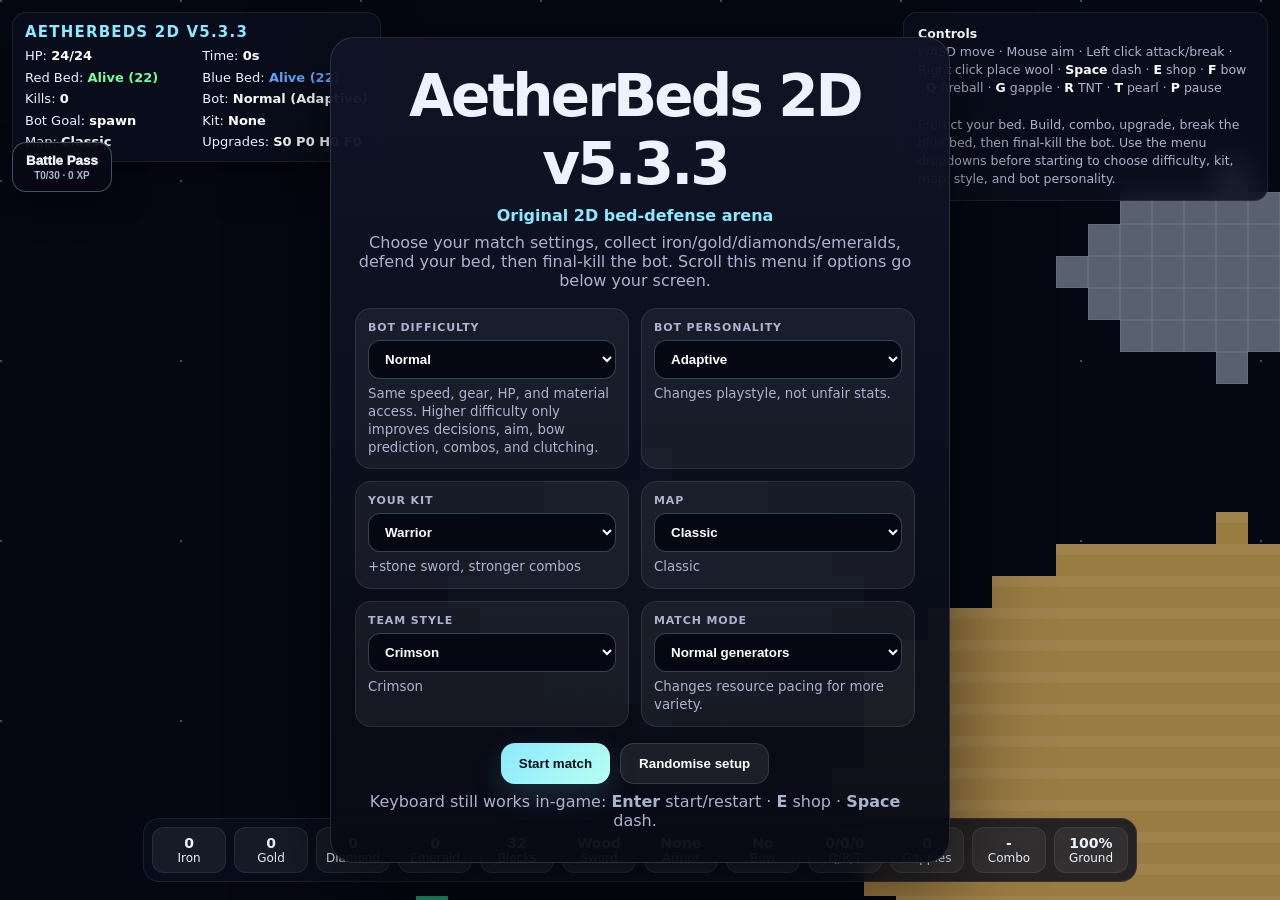
<file: AetherBeds/AetherBeds.html>
<!DOCTYPE html>
<html lang="en">
<head>
<meta charset="UTF-8" />
<meta name="viewport" content="width=device-width, initial-scale=1.0" />
<title>AetherBeds 2D v5.3.3</title>
<style>
  :root {
    --bg: #070912;
    --panel: rgba(12, 15, 30, 0.82);
    --panel2: rgba(22, 28, 52, 0.9);
    --text: #edf2ff;
    --muted: #aab3cf;
    --accent: #8be9ff;
    --danger: #ff5f78;
    --good: #72ff9d;
    --gold: #ffd166;
  }
  * { box-sizing: border-box; }
  html, body {
    margin: 0;
    width: 100%;
    height: 100%;
    overflow: hidden;
    background: radial-gradient(circle at 40% 20%, #11172e 0%, #070912 55%, #03040a 100%);
    color: var(--text);
    font-family: Inter, ui-sans-serif, system-ui, -apple-system, BlinkMacSystemFont, "Segoe UI", Arial, sans-serif;
    user-select: none;
  }
  canvas {
    display: block;
    width: 100vw;
    height: 100vh;
    cursor: crosshair;
  }
  #hud {
    position: fixed;
    inset: 12px auto auto 12px;
    padding: 10px 12px;
    background: var(--panel);
    border: 1px solid rgba(255,255,255,0.08);
    border-radius: 14px;
    box-shadow: 0 12px 40px rgba(0,0,0,0.35);
    backdrop-filter: blur(12px);
    min-width: 310px;
    pointer-events: none;
  }
  #hud h1 {
    margin: 0 0 6px;
    font-size: 15px;
    letter-spacing: 0.08em;
    text-transform: uppercase;
    color: var(--accent);
  }
  #stats {
    display: grid;
    grid-template-columns: repeat(2, minmax(0, 1fr));
    gap: 4px 12px;
    font-size: 13px;
    line-height: 1.35;
  }
  .stat b { color: white; }
  .hotbar {
    position: fixed;
    left: 50%;
    bottom: 18px;
    transform: translateX(-50%);
    display: flex;
    gap: 8px;
    padding: 8px;
    background: var(--panel);
    border: 1px solid rgba(255,255,255,0.08);
    border-radius: 16px;
    backdrop-filter: blur(12px);
    pointer-events: none;
  }
  .slot {
    width: 74px;
    padding: 7px 8px;
    border-radius: 12px;
    background: rgba(255,255,255,0.06);
    border: 1px solid rgba(255,255,255,0.08);
    text-align: center;
    font-size: 12px;
  }
  .slot b { display: block; font-size: 14px; }
  #help {
    position: fixed;
    right: 12px;
    top: 12px;
    width: min(365px, calc(100vw - 24px));
    padding: 12px 14px;
    background: var(--panel);
    border: 1px solid rgba(255,255,255,0.08);
    border-radius: 14px;
    color: var(--muted);
    font-size: 12.5px;
    line-height: 1.45;
    backdrop-filter: blur(12px);
    pointer-events: none;
  }
  #help b { color: white; }
  #centerOverlay, #shop {
    position: fixed;
    inset: 0;
    display: grid;
    place-items: center;
  }
  #centerOverlay { pointer-events: auto; }
  .card {
    width: min(620px, calc(100vw - 34px));
    max-height: calc(100vh - 34px);
    padding: 24px;
    border-radius: 24px;
    background: linear-gradient(180deg, rgba(16, 20, 38, 0.96), rgba(8, 10, 21, 0.96));
    border: 1px solid rgba(255,255,255,0.12);
    box-shadow: 0 24px 90px rgba(0,0,0,0.55);
    text-align: center;
    overflow-y: auto;
    overflow-x: hidden;
    overscroll-behavior: contain;
    scrollbar-gutter: stable;
    -webkit-overflow-scrolling: touch;
  }
  .card::-webkit-scrollbar,
  .shopGrid::-webkit-scrollbar,
  .menuOptions::-webkit-scrollbar {
    width: 12px;
  }
  .card::-webkit-scrollbar-track,
  .shopGrid::-webkit-scrollbar-track,
  .menuOptions::-webkit-scrollbar-track {
    background: rgba(255,255,255,0.045);
    border-radius: 999px;
  }
  .card::-webkit-scrollbar-thumb,
  .shopGrid::-webkit-scrollbar-thumb,
  .menuOptions::-webkit-scrollbar-thumb {
    background: linear-gradient(180deg, rgba(139,233,255,0.85), rgba(184,255,242,0.55));
    border: 3px solid rgba(8,10,21,0.92);
    border-radius: 999px;
  }
  .card::-webkit-scrollbar-thumb:hover,
  .shopGrid::-webkit-scrollbar-thumb:hover,
  .menuOptions::-webkit-scrollbar-thumb:hover {
    background: linear-gradient(180deg, rgba(139,233,255,1), rgba(184,255,242,0.8));
  }
  .card,
  .shopGrid,
  .menuOptions {
    scrollbar-width: thin;
    scrollbar-color: rgba(139,233,255,0.85) rgba(255,255,255,0.045);
  }
  .card h2 {
    margin: 0 0 8px;
    font-size: clamp(32px, 5vw, 58px);
    letter-spacing: -0.05em;
  }
  .card p { margin: 8px 0; color: var(--muted); }
  .card .primary { color: var(--accent); font-weight: 800; }

  .menuOptions {
    display: grid;
    grid-template-columns: repeat(2, minmax(0, 1fr));
    gap: 12px;
    margin: 18px 0 16px;
    text-align: left;
  }
  .menuField {
    padding: 12px;
    border-radius: 16px;
    background: rgba(255,255,255,0.055);
    border: 1px solid rgba(255,255,255,0.09);
  }
  .menuField label {
    display: block;
    color: var(--muted);
    font-size: 11px;
    font-weight: 800;
    letter-spacing: .08em;
    text-transform: uppercase;
    margin-bottom: 6px;
  }
  .menuField select {
    width: 100%;
    color: white;
    background: rgba(5,8,18,0.95);
    border: 1px solid rgba(139,233,255,0.28);
    border-radius: 12px;
    padding: 10px 12px;
    outline: none;
    font-weight: 800;
  }
  .menuField small { display: block; margin-top: 6px; color: var(--muted); line-height: 1.35; }
  .menuButtons { display: flex; flex-wrap: wrap; gap: 10px; justify-content: center; margin-top: 12px; }
  .menuBtn {
    border: 0;
    color: #061018;
    background: linear-gradient(135deg, var(--accent), #b8fff2);
    padding: 12px 18px;
    border-radius: 14px;
    font-weight: 900;
    cursor: pointer;
    box-shadow: 0 12px 30px rgba(139,233,255,0.16);
  }
  .menuBtn.secondary { color: white; background: rgba(255,255,255,0.08); border: 1px solid rgba(255,255,255,0.12); box-shadow: none; }
  .shopSectionTitle {
    margin: 18px 0 8px;
    color: var(--accent);
    font-weight: 900;
    letter-spacing: .08em;
    text-transform: uppercase;
    font-size: 12px;
  }
  #shop {
    display: none;
    pointer-events: auto;
  }
  #shop .card {
    text-align: left;
    width: min(940px, calc(100vw - 34px));
    max-height: calc(100vh - 34px);
    padding-right: 18px;
  }
  #shop h2 { font-size: 34px; margin-bottom: 2px; }
  .shopGrid {
    display: grid;
    grid-template-columns: repeat(2, minmax(0, 1fr));
    gap: 10px;
    margin-top: 16px;
  }
  #shop .shopGrid {
    max-height: 38vh;
    overflow-y: auto;
    overflow-x: hidden;
    padding-right: 8px;
    overscroll-behavior: contain;
    scrollbar-gutter: stable;
  }
  .buy {
    padding: 12px;
    border-radius: 14px;
    background: rgba(255,255,255,0.06);
    border: 1px solid rgba(255,255,255,0.09);
    cursor: pointer;
    transition: transform 120ms ease, border-color 120ms ease, background 120ms ease;
  }
  .buy:hover {
    transform: translateY(-1px);
    background: rgba(139,233,255,0.09);
    border-color: rgba(139,233,255,0.38);
  }
  .buy b { color: white; }
  .buy span { display: block; color: var(--muted); margin-top: 3px; font-size: 12px; }
  .buy small { display: block; color: var(--accent); margin-top: 6px; font-size: 11px; font-weight: 800; }
  #toast {
    position: fixed;
    left: 50%;
    top: 92px;
    transform: translateX(-50%);
    display: flex;
    flex-direction: column;
    gap: 8px;
    align-items: center;
    pointer-events: none;
  }
  .toastItem {
    padding: 8px 12px;
    background: rgba(5, 8, 18, 0.86);
    border: 1px solid rgba(255,255,255,0.12);
    border-radius: 999px;
    color: white;
    font-size: 13px;
    box-shadow: 0 12px 35px rgba(0,0,0,0.35);
  }
  @media (max-width: 720px) {
    #help { display: none; }
    #hud { min-width: 270px; }
    .card { max-height: calc(100vh - 18px); padding: 18px; }
    #shop .card { max-height: calc(100vh - 18px); }
    #shop .shopGrid { max-height: 32vh; }
    .shopGrid, .menuOptions { grid-template-columns: 1fr; }
    .hotbar { transform: translateX(-50%) scale(0.88); bottom: 8px; }
  }
</style>

<style>
/* v5.2 polished mod-menu scrollbars */
#abv5, #abv4,
#abv5Body, #abv4Body,
#abv5Settings, #abv4Settings {
  scrollbar-width: thin;
  scrollbar-color: rgba(139,233,255,.55) rgba(255,255,255,.035);
}

#abv5Body::-webkit-scrollbar,
#abv4Body::-webkit-scrollbar,
#abv5Settings::-webkit-scrollbar,
#abv4Settings::-webkit-scrollbar {
  width: 9px;
}

#abv5Body::-webkit-scrollbar-track,
#abv4Body::-webkit-scrollbar-track,
#abv5Settings::-webkit-scrollbar-track,
#abv4Settings::-webkit-scrollbar-track {
  background: rgba(255,255,255,.035);
  border-radius: 999px;
  margin: 10px 0;
}

#abv5Body::-webkit-scrollbar-thumb,
#abv4Body::-webkit-scrollbar-thumb,
#abv5Settings::-webkit-scrollbar-thumb,
#abv4Settings::-webkit-scrollbar-thumb {
  background: linear-gradient(180deg, rgba(139,233,255,.70), rgba(139,233,255,.28));
  border: 2px solid rgba(8,10,21,.92);
  border-radius: 999px;
}

#abv5Body::-webkit-scrollbar-thumb:hover,
#abv4Body::-webkit-scrollbar-thumb:hover,
#abv5Settings::-webkit-scrollbar-thumb:hover,
#abv4Settings::-webkit-scrollbar-thumb:hover {
  background: linear-gradient(180deg, rgba(139,233,255,.95), rgba(139,233,255,.45));
}
</style>

</head>
<body>
<canvas id="game"></canvas>

<div id="hud">
  <h1>AetherBeds 2D v5.3.3</h1>
  <div id="stats"></div>
</div>

<div id="help">
  <b>Controls</b><br>
  WASD move · Mouse aim · Left click attack/break · Right click place wool · <b>Space</b> dash · <b>E</b> shop · <b>F</b> bow · <b>Q</b> fireball · <b>G</b> gapple · <b>R</b> TNT · <b>T</b> pearl · <b>P</b> pause<br><br>
  Protect your bed. Build, combo, upgrade, break the blue bed, then final-kill the bot. Use the menu dropdowns before starting to choose difficulty, kit, map, style, and bot personality.
</div>

<div class="hotbar" id="hotbar"></div>
<div id="toast"></div>

<div id="centerOverlay">
  <div class="card" id="centerCard">
    <h2>AetherBeds 2D v5.3.3</h2>
    <p class="primary">Original 2D bed-defense arena</p>
    <p>Choose your match settings, collect iron/gold/diamonds/emeralds, defend your bed, then final-kill the bot. Scroll this menu if options go below your screen.</p>
    <div class="menuOptions">
      <div class="menuField">
        <label for="difficultySelect">Bot difficulty</label>
        <select id="difficultySelect"></select>
        <small>Same speed, gear, HP, and material access. Higher difficulty only improves decisions, aim, bow prediction, combos, and clutching.</small>
      </div>
      <div class="menuField">
        <label for="botStyleSelect">Bot personality</label>
        <select id="botStyleSelect"></select>
        <small>Changes playstyle, not unfair stats.</small>
      </div>
      <div class="menuField">
        <label for="kitSelect">Your kit</label>
        <select id="kitSelect"></select>
        <small id="kitLabel">Warrior</small>
      </div>
      <div class="menuField">
        <label for="mapSelect">Map</label>
        <select id="mapSelect"></select>
        <small id="mapLabel">Classic</small>
      </div>
      <div class="menuField">
        <label for="styleSelect">Team style</label>
        <select id="styleSelect"></select>
        <small id="styleLabel">Crimson</small>
      </div>
      <div class="menuField">
        <label for="modeSelect">Match mode</label>
        <select id="modeSelect">
          <option value="normal">Normal generators</option>
          <option value="rush">Rush generators</option>
          <option value="slow">Slow tactical</option>
        </select>
        <small>Changes resource pacing for more variety.</small>
      </div>
    </div>
    <div class="menuButtons">
      <button class="menuBtn" id="startBtn">Start match</button>
      <button class="menuBtn secondary" id="randomBtn">Randomise setup</button>
    </div>
    <p>Keyboard still works in-game: <b>Enter</b> start/restart · <b>E</b> shop · <b>Space</b> dash.</p>
  </div>
</div>

<div id="shop">
  <div class="card">
    <h2>Base Shop</h2>
    <p>Click an item or press the number key. Press <b>E</b> to close. Scroll the shop sections to see everything. Diamonds now buy team upgrades.</p>
    <div class="shopSectionTitle">Items</div>
    <div class="shopGrid">
      <div class="buy" data-buy="1"><b>1 · Wool Bundle</b><span>16 blocks — 8 iron</span><small>Builder kit gets +8 bonus blocks</small></div>
      <div class="buy" data-buy="2"><b>2 · Sword Upgrade</b><span>Stone: 12 iron · Iron: 8 gold · Diamond: 4 emeralds</span><small>Higher damage and combo pressure</small></div>
      <div class="buy" data-buy="3"><b>3 · Armor Upgrade</b><span>Leather: 8 gold · Iron: 4 emeralds · Diamond: 8 emeralds</span><small>Reduces incoming damage</small></div>
      <div class="buy" data-buy="4"><b>4 · Pickaxe Upgrade</b><span>Wood: 4 gold · Iron: 8 gold · Diamond: 2 emeralds</span><small>Break beds and blocks faster</small></div>
      <div class="buy" data-buy="5"><b>5 · Bow / Arrow Refill</b><span>Unlock bow +16 arrows: 8 gold · Refill: 3 gold</span><small>Press F to shoot</small></div>
      <div class="buy" data-buy="6"><b>6 · Fireball</b><span>Explosive projectile — 6 gold</span><small>Press Q to throw</small></div>
      <div class="buy" data-buy="7"><b>7 · TNT</b><span>Bridge/base breaker — 8 gold</span><small>Press R to toss</small></div>
      <div class="buy" data-buy="8"><b>8 · Golden Apple</b><span>Heal + brief protection — 2 emeralds</span><small>Instant use on buy</small></div>
      <div class="buy" data-buy="9"><b>9 · Speed Boots</b><span>Permanent speed boost — 3 emeralds</span><small>Stacks once</small></div>
      <div class="buy" data-buy="0"><b>0 · Ender Pearl</b><span>Short teleport pearl — 4 emeralds</span><small>Press T to throw</small></div>
      <div class="buy" data-buy="gapple"><b>Gapple Pack</b><span>2 golden apples — 3 emeralds</span><small>Useful before a bed rush</small></div>
      <div class="buy" data-buy="blockpack"><b>Bridge Pack</b><span>48 blocks + 1 fireball — 20 iron + 2 gold</span><small>Rush refill bundle</small></div>
    </div>
    <div class="shopSectionTitle">Diamond upgrades</div>
    <div class="shopGrid">
      <div class="buy" data-buy="u1"><b>Sharpness</b><span>Tier I/II/III — 4/8/12 diamonds</span><small>More sword damage for you</small></div>
      <div class="buy" data-buy="u2"><b>Protection</b><span>Tier I/II/III — 3/6/10 diamonds</span><small>Extra damage reduction</small></div>
      <div class="buy" data-buy="u3"><b>Haste</b><span>Tier I/II — 3/7 diamonds</span><small>Break blocks and beds faster</small></div>
      <div class="buy" data-buy="u4"><b>Forge</b><span>Tier I/II/III — 2/5/9 diamonds</span><small>Faster base iron/gold spawning</small></div>
      <div class="buy" data-buy="u5"><b>Heal Pool</b><span>1 diamond</span><small>Slow regen at your base</small></div>
      <div class="buy" data-buy="u6"><b>Alarm Trap</b><span>2 diamonds</span><small>Reveals and slows a bed attacker once</small></div>
    </div>
  </div>
</div>

<script>
(() => {
  'use strict';

  const canvas = document.getElementById('game');
  const ctx = canvas.getContext('2d');
  const statsEl = document.getElementById('stats');
  const hotbarEl = document.getElementById('hotbar');
  const shopEl = document.getElementById('shop');
  const centerOverlay = document.getElementById('centerOverlay');
  const centerCard = document.getElementById('centerCard');
  const toastEl = document.getElementById('toast');
  const difficultySelect = document.getElementById('difficultySelect');
  const botStyleSelect = document.getElementById('botStyleSelect');
  const kitSelect = document.getElementById('kitSelect');
  const mapSelect = document.getElementById('mapSelect');
  const styleSelect = document.getElementById('styleSelect');
  const modeSelect = document.getElementById('modeSelect');
  const startBtn = document.getElementById('startBtn');
  const randomBtn = document.getElementById('randomBtn');
  const kitLabel = document.getElementById('kitLabel');
  const mapLabel = document.getElementById('mapLabel');
  const styleLabel = document.getElementById('styleLabel');

  const TILE = 32;
  const MAP_W = 76;
  const MAP_H = 48;
  const WORLD_W = MAP_W * TILE;
  const WORLD_H = MAP_H * TILE;

  const VOID = 0, GRASS = 1, RED_BLOCK = 2, BLUE_BLOCK = 3, MID = 4, STONE = 5;

  const swordNames = ['Wood', 'Stone', 'Iron', 'Diamond'];
  const armorNames = ['None', 'Leather', 'Iron', 'Diamond'];
  const pickaxeNames = ['None', 'Wood', 'Iron', 'Diamond'];

  // Fair difficulty: every bot has the same starting material, HP, speed, damage, gear access, and shop access.
  // Difficulty only changes AI skill: aim, prediction, reaction time, path choice, clutch timing, combo timing, and how badly it panics.
  const botProfiles = [
    { label: 'Rookie', skill: 1, think: 1.05, aimError: 0.72, bowLead: 0.12, reaction: 0.34, bridgeCd: 0.26, breakNeed: 0.74, detect: 210, comboSense: 0.25, objectiveSense: 0.34, clutchSense: 0.25, strafeSense: 0.18, panic: 0.82 },
    { label: 'Normal', skill: 2, think: 0.68, aimError: 0.40, bowLead: 0.38, reaction: 0.18, bridgeCd: 0.18, breakNeed: 0.54, detect: 285, comboSense: 0.48, objectiveSense: 0.58, clutchSense: 0.48, strafeSense: 0.45, panic: 0.46 },
    { label: 'Sweaty', skill: 3, think: 0.36, aimError: 0.18, bowLead: 0.72, reaction: 0.08, bridgeCd: 0.12, breakNeed: 0.38, detect: 365, comboSense: 0.76, objectiveSense: 0.82, clutchSense: 0.76, strafeSense: 0.78, panic: 0.20 },
    { label: 'Nightmare', skill: 4, think: 0.20, aimError: 0.055, bowLead: 0.96, reaction: 0.02, bridgeCd: 0.08, breakNeed: 0.26, detect: 455, comboSense: 0.95, objectiveSense: 0.96, clutchSense: 0.95, strafeSense: 0.94, panic: 0.07 },
    { label: 'God', skill: 5, think: 0.12, aimError: 0.03, bowLead: 1.05, reaction: 0.035, bridgeCd: 0.065, breakNeed: 0.18, detect: 620, comboSense: 1.08, objectiveSense: 1.12, clutchSense: 1.08, strafeSense: 1.05, panic: 0.03 }
  ];

  const botPersonalities = [
    { id: 'adaptive', name: 'Adaptive', desc: 'Balances rushing, defending, diamonds, and mid control.' },
    { id: 'rusher', name: 'Rusher', desc: 'Pressures your bed early and takes close fights often.' },
    { id: 'defender', name: 'Defender', desc: 'Protects its bed, counters rushes, then attacks.' },
    { id: 'collector', name: 'Collector', desc: 'Prioritises diamonds/emeralds before committing.' },
    { id: 'archer', name: 'Archer', desc: 'Uses bows more often and holds angles.' },
    { id: 'trickster', name: 'Trickster', desc: 'Uses TNT/fireballs/pearls more often.' }
  ];

  const matchModes = {
    normal: { name: 'Normal generators', iron: 1, gold: 1, diamond: 1, emerald: 1 },
    rush: { name: 'Rush generators', iron: 0.68, gold: 0.72, diamond: 0.78, emerald: 0.86 },
    slow: { name: 'Slow tactical', iron: 1.28, gold: 1.24, diamond: 1.18, emerald: 1.12 }
  };

  const BOT_BASE = { hp: 24, speed: 225, blocks: 32, sword: 0, armor: 0, pickaxe: 0, arrows: 0, fireballs: 0, tnt: 0, pearls: 0 };

  const kits = [
    { name: 'Warrior', desc: '+stone sword, stronger combos', apply(p){ p.sword = Math.max(p.sword, 1); p.comboPower = 1.18; p.attackSpeedBonus = 0.04; } },
    { name: 'Builder', desc: '+64 blocks, cheaper wool bonus', apply(p){ p.blocks += 64; p.builderBonus = true; p.placeReachBonus = 32; } },
    { name: 'Miner', desc: '+pickaxe, more resource value', apply(p){ p.pickaxe = Math.max(p.pickaxe, 1); p.minerBonus = true; p.bedDamageBonus = 0.8; } },
    { name: 'Archer', desc: 'starts with bow and arrows', apply(p){ p.bow = true; p.arrows += 24; p.bowSpeedBonus = 0.16; } },
    { name: 'Tank', desc: '+HP and leather armor', apply(p){ p.maxHp += 8; p.hp = p.maxHp; p.armor = Math.max(p.armor, 1); p.speed -= 12; } },
    { name: 'Assassin', desc: 'faster dash, longer combo window', apply(p){ p.speed += 18; p.dashBonus = 0.25; p.comboWindowBonus = 0.18; } }
  ];

  const mapVariants = [
    { name: 'Classic' },
    { name: 'Crossroads' },
    { name: 'Ring Mid' },
    { name: 'Chaos Isles' }
  ];

  const teamStyles = [
    { name: 'Crimson', player: '#ff5f78', block: '#d94762', bed: '#ff4f70', soft: '#ffb6c4' },
    { name: 'Violet', player: '#b684ff', block: '#8558f0', bed: '#a46bff', soft: '#dcc6ff' },
    { name: 'Mint', player: '#66f2b6', block: '#29b982', bed: '#5dffc3', soft: '#c8ffe9' },
    { name: 'Gold', player: '#ffd166', block: '#d49b28', bed: '#ffca4f', soft: '#ffe4a3' }
  ];
  const blueStyle = { player: '#61a8ff', block: '#4d83f1', bed: '#5790ff', soft: '#b8d0ff' };

  let map, player, enemy, redBed, blueBed, generators, resources, projectiles, particles;
  let state = 'menu';
  let paused = false;
  let shopOpen = false;
  let lastTime = performance.now();
  let camX = 0, camY = 0;
  let mouse = { x: 0, y: 0, worldX: 0, worldY: 0, down: false };
  let keys = new Set();
  let messages = [];
  let gameTime = 0;
  let enemyThink = 0;
  let screenShake = 0;
  let selectedBotIndex = 1;
  let selectedBotStyleIndex = 0;
  let selectedMode = 'normal';
  let selectedKitIndex = 0;
  let selectedMapIndex = 0;
  let selectedStyleIndex = 0;
  let attackSwings = [];
  let floatingTexts = [];

  function resize() {
    const dpr = Math.max(1, Math.min(2, window.devicePixelRatio || 1));
    canvas.width = Math.floor(innerWidth * dpr);
    canvas.height = Math.floor(innerHeight * dpr);
    canvas.style.width = innerWidth + 'px';
    canvas.style.height = innerHeight + 'px';
    ctx.setTransform(dpr, 0, 0, dpr, 0, 0);
  }
  addEventListener('resize', resize);
  resize();

  function idx(gx, gy) { return gy * MAP_W + gx; }
  function inBounds(gx, gy) { return gx >= 0 && gy >= 0 && gx < MAP_W && gy < MAP_H; }
  function getTile(gx, gy) { return inBounds(gx, gy) ? map[idx(gx, gy)] : VOID; }
  function setTile(gx, gy, t) { if (inBounds(gx, gy)) map[idx(gx, gy)] = t; }
  function gx(x) { return Math.floor(x / TILE); }
  function gy(y) { return Math.floor(y / TILE); }
  function centerOf(gx, gy) { return { x: gx * TILE + TILE / 2, y: gy * TILE + TILE / 2 }; }
  function clamp(v, a, b) { return Math.max(a, Math.min(b, v)); }
  function dist(a, b, c, d) { return Math.hypot(a - c, b - d); }
  function rand(a, b) { return a + Math.random() * (b - a); }
  function choice(arr) { return arr[Math.floor(Math.random() * arr.length)]; }
  function currentBotProfile() { return botProfiles[selectedBotIndex]; }
  function currentBotPersonality() { return botPersonalities[selectedBotStyleIndex]; }
  function currentMode() { return matchModes[selectedMode] || matchModes.normal; }
  function setBotDifficulty(i) {
    selectedBotIndex = clamp(i, 0, botProfiles.length - 1);
    if (difficultySelect) difficultySelect.value = String(selectedBotIndex);
  }
  function setBotPersonality(i) {
    selectedBotStyleIndex = (i + botPersonalities.length) % botPersonalities.length;
    if (botStyleSelect) botStyleSelect.value = String(selectedBotStyleIndex);
  }
  function setKit(i) {
    selectedKitIndex = (i + kits.length) % kits.length;
    if (kitSelect) kitSelect.value = String(selectedKitIndex);
    if (kitLabel) kitLabel.textContent = kits[selectedKitIndex].desc;
  }
  function setMapVariant(i) {
    selectedMapIndex = (i + mapVariants.length) % mapVariants.length;
    if (mapSelect) mapSelect.value = String(selectedMapIndex);
    if (mapLabel) mapLabel.textContent = mapVariants[selectedMapIndex].name;
  }
  function setTeamStyle(i) {
    selectedStyleIndex = (i + teamStyles.length) % teamStyles.length;
    if (styleSelect) styleSelect.value = String(selectedStyleIndex);
    if (styleLabel) styleLabel.textContent = teamStyles[selectedStyleIndex].name;
  }
  function setMode(mode) {
    selectedMode = matchModes[mode] ? mode : 'normal';
    if (modeSelect) modeSelect.value = selectedMode;
  }
  function styleFor(team) { return team === 'red' ? teamStyles[selectedStyleIndex] : blueStyle; }
  function applySelectedKit(p) {
    p.kit = kits[selectedKitIndex].name;
    p.kitDesc = kits[selectedKitIndex].desc;
    kits[selectedKitIndex].apply(p);
  }

  function isWalkableTile(t) { return t === GRASS || t === RED_BLOCK || t === BLUE_BLOCK || t === MID || t === STONE; }
  function isWalkableAt(x, y) { return isWalkableTile(getTile(gx(x), gy(y))); }

  function addEllipse(cx, cy, rx, ry, tile) {
    for (let y = Math.floor(cy - ry - 1); y <= Math.ceil(cy + ry + 1); y++) {
      for (let x = Math.floor(cx - rx - 1); x <= Math.ceil(cx + rx + 1); x++) {
        const nx = (x - cx) / rx;
        const ny = (y - cy) / ry;
        if (nx * nx + ny * ny <= 1) setTile(x, y, tile);
      }
    }
  }

  function addBridge(x1, y1, x2, y2, tile, width = 1) {
    const steps = Math.ceil(Math.hypot(x2 - x1, y2 - y1) * 2);
    for (let i = 0; i <= steps; i++) {
      const t = i / steps;
      const x = Math.round(x1 + (x2 - x1) * t);
      const y = Math.round(y1 + (y2 - y1) * t);
      for (let wy = -width; wy <= width; wy++) {
        for (let wx = -width; wx <= width; wx++) setTile(x + wx, y + wy, tile);
      }
    }
  }

  function makeMap() {
    map = new Uint8Array(MAP_W * MAP_H);
    const variant = mapVariants[selectedMapIndex]?.name || 'Classic';

    if (variant === 'Classic') {
      addEllipse(13, 35, 10, 7, GRASS);
      addEllipse(62, 12, 10, 7, GRASS);
      addEllipse(38, 24, 12, 8, MID);
      addEllipse(20, 18, 6, 4, STONE);
      addEllipse(56, 30, 6, 4, STONE);
      addEllipse(38, 8, 5, 3, STONE);
      addEllipse(38, 40, 5, 3, STONE);
      addBridge(22, 31, 24, 29, RED_BLOCK, 0);
      addBridge(53, 16, 51, 18, BLUE_BLOCK, 0);
    } else if (variant === 'Crossroads') {
      addEllipse(12, 36, 10, 7, GRASS);
      addEllipse(63, 11, 10, 7, GRASS);
      addEllipse(38, 24, 9, 9, MID);
      addEllipse(14, 14, 6, 4, STONE);
      addEllipse(61, 34, 6, 4, STONE);
      addEllipse(38, 8, 5, 3, STONE);
      addEllipse(38, 40, 5, 3, STONE);
      addBridge(22, 33, 31, 28, STONE, 0);
      addBridge(54, 15, 45, 20, STONE, 0);
      addBridge(38, 15, 38, 33, STONE, 0);
    } else if (variant === 'Ring Mid') {
      addEllipse(13, 35, 9, 7, GRASS);
      addEllipse(62, 12, 9, 7, GRASS);
      addEllipse(38, 24, 14, 10, MID);
      addEllipse(38, 24, 6, 4, VOID);
      addEllipse(20, 17, 6, 4, STONE);
      addEllipse(56, 31, 6, 4, STONE);
      addEllipse(24, 40, 4, 3, STONE);
      addEllipse(52, 8, 4, 3, STONE);
      addBridge(24, 31, 29, 28, RED_BLOCK, 0);
      addBridge(51, 17, 47, 20, BLUE_BLOCK, 0);
    } else {
      addEllipse(11, 37, 8, 6, GRASS);
      addEllipse(64, 10, 8, 6, GRASS);
      addEllipse(38, 24, 8, 6, MID);
      addEllipse(28, 24, 5, 4, STONE);
      addEllipse(48, 24, 5, 4, STONE);
      addEllipse(38, 14, 5, 3, STONE);
      addEllipse(38, 34, 5, 3, STONE);
      addEllipse(20, 29, 4, 3, STONE);
      addEllipse(56, 19, 4, 3, STONE);
      addBridge(18, 34, 22, 31, RED_BLOCK, 0);
      addBridge(57, 13, 54, 16, BLUE_BLOCK, 0);
    }

    // Diamond generator islands are guaranteed on every map so upgrades are never dead content.
    addEllipse(20, 18, 4, 3, STONE);
    addEllipse(56, 30, 4, 3, STONE);
    addEllipse(38, 8, 4, 3, STONE);
    addEllipse(38, 40, 4, 3, STONE);
  }

  function makePlayer(x, y, team) {
    return {
      x, y, vx: 0, vy: 0, r: 16, team,
      hp: 24, maxHp: 24, speed: 225,
      inv: { iron: 0, gold: 0, diamond: 0, emerald: 0 },
      blocks: 32, sword: 0, armor: 0, pickaxe: 0, bow: false, arrows: 0,
      fireballs: 0, tnt: 0, pearls: 0, gapples: 0, speedBoots: false, trap: false,
      sharpness: 0, protection: 0, haste: 0, forge: 0, healPool: false, alarmTrap: false,
      combo: 0, comboTimer: 0, comboPower: 1, comboWindowBonus: 0, attackSpeedBonus: 0, bowSpeedBonus: 0,
      bedDamageBonus: 0, builderBonus: false, minerBonus: false, placeReachBonus: 0, dashBonus: 0,
      attackCd: 0, bowCd: 0, dashCd: 0, invuln: 0, respawn: 0, alive: true,
      voidTime: 0, ground: 1, bridgeCd: 0, clutchCd: 0,
      kills: 0, finalKills: 0, bedBreaks: 0, kit: 'None' 
    };
  }

  function makeEnemy() {
    const profile = currentBotProfile();
    const personality = currentBotPersonality();
    const e = makePlayer(62 * TILE + 16, 12 * TILE + 16, 'blue');
    e.maxHp = e.hp = BOT_BASE.hp;
    e.speed = BOT_BASE.speed;
    e.blocks = BOT_BASE.blocks;
    e.sword = BOT_BASE.sword;
    e.armor = BOT_BASE.armor;
    e.pickaxe = BOT_BASE.pickaxe;
    e.arrows = BOT_BASE.arrows;
    e.fireballs = BOT_BASE.fireballs;
    e.tnt = BOT_BASE.tnt;
    e.pearls = BOT_BASE.pearls;
    e.brain = 'fair-adaptive';
    e.variant = personality.id;
    e.breakTimer = 0;
    e.name = `${profile.label} ${personality.name}`;
    e.profile = profile;
    e.personality = personality;
    e.goal = 'spawn';
    e.aiDelay = profile.reaction;
    e.bridgeCd = 0;
    e.strafe = choice([-1, 1]);
    e.strafeTimer = rand(0.4, 1.2);
    e.memory = { lastSeenPlayer: 0, pressure: 0, stuck: 0, lastX: e.x, lastY: e.y, goalSwitch: 0 };
    if (profile.label === 'God') {
      e.maxHp = e.hp = 48;
      e.speed = 255;
      e.blocks = 160;
      e.sword = 3;
      e.armor = 3;
      e.pickaxe = 3;
      e.bow = true;
      e.arrows = 96;
      e.fireballs = 8;
      e.tnt = 4;
      e.pearls = 3;
      e.sharpness = 3;
      e.protection = 3;
      e.haste = 2;
      e.forge = 3;
      e.healPool = true;
      e.alarmTrap = true;
    }
    return e;
  }

  function initGame() {
    makeMap();
    player = makePlayer(13 * TILE + 16, 35 * TILE + 16, 'red');
    applySelectedKit(player);
    enemy = makeEnemy();
    redBed = { x: 12 * TILE + 2, y: 35 * TILE + 3, w: 60, h: 27, team: 'red', hp: 22, maxHp: 22, alive: true };
    blueBed = { x: 61 * TILE + 2, y: 12 * TILE + 3, w: 60, h: 27, team: 'blue', hp: 22, maxHp: 22, alive: true };
    const pace = currentMode();
    generators = [
      { x: 13 * TILE + 16, y: 36 * TILE + 16, type: 'iron', rate: 0.45 * pace.iron, timer: 0, max: 18, team: 'red', baseRate: 0.45 * pace.iron },
      { x: 15 * TILE + 16, y: 36 * TILE + 16, type: 'gold', rate: 2.8 * pace.gold, timer: 0, max: 8, team: 'red', baseRate: 2.8 * pace.gold },
      { x: 62 * TILE + 16, y: 11 * TILE + 16, type: 'iron', rate: 0.45 * pace.iron, timer: 0, max: 18, team: 'blue', baseRate: 0.45 * pace.iron },
      { x: 60 * TILE + 16, y: 11 * TILE + 16, type: 'gold', rate: 2.8 * pace.gold, timer: 0, max: 8, team: 'blue', baseRate: 2.8 * pace.gold },
      { x: 38 * TILE + 16, y: 24 * TILE + 16, type: 'emerald', rate: 7.5 * pace.emerald, timer: 0, max: 6, baseRate: 7.5 * pace.emerald },
      { x: 20 * TILE + 16, y: 18 * TILE + 16, type: 'diamond', rate: 6.2 * pace.diamond, timer: 0, max: 5, baseRate: 6.2 * pace.diamond },
      { x: 56 * TILE + 16, y: 30 * TILE + 16, type: 'diamond', rate: 6.2 * pace.diamond, timer: 0, max: 5, baseRate: 6.2 * pace.diamond },
      { x: 38 * TILE + 16, y: 8 * TILE + 16, type: 'diamond', rate: 7.0 * pace.diamond, timer: 0, max: 4, baseRate: 7.0 * pace.diamond },
      { x: 38 * TILE + 16, y: 40 * TILE + 16, type: 'diamond', rate: 7.0 * pace.diamond, timer: 0, max: 4, baseRate: 7.0 * pace.diamond }
    ];
    resources = [];
    projectiles = [];
    particles = [];
    attackSwings = [];
    floatingTexts = [];
    messages = [];
    gameTime = 0;
    enemyThink = 0;
    screenShake = 0;
    paused = false;
    shopOpen = false;
    state = 'playing';
    centerOverlay.style.display = 'none';
    shopEl.style.display = 'none';
    window.AetherBedsBattlepass?.startGame?.({
      difficulty: currentBotProfile()?.label || 'Normal',
      kit: player?.kit || kits[selectedKitIndex]?.name || 'None',
      mode: currentMode()?.name || 'Normal generators'
    });
    toast('Match started. Protect your bed.');
  }

  function toast(text) {
    messages.unshift({ text, life: 3.2 });
    if (messages.length > 4) messages.pop();
    renderToasts();
  }

  function renderToasts() {
    toastEl.innerHTML = messages.map(m => `<div class="toastItem">${escapeHtml(m.text)}</div>`).join('');
  }

  function escapeHtml(str) {
    return String(str).replace(/[&<>'"]/g, c => ({ '&': '&amp;', '<': '&lt;', '>': '&gt;', "'": '&#39;', '"': '&quot;' }[c]));
  }

  function endGame(win) {
    state = 'gameover';
    shopOpen = false;
    shopEl.style.display = 'none';
    window.AetherBedsBattlepass?.awardGame?.(win, {
      kills: player?.kills || 0,
      finalKills: player?.finalKills || 0,
      bedBreaks: player?.bedBreaks || 0,
      seconds: Math.max(0, Math.round(gameTime || 0)),
      difficulty: currentBotProfile()?.label || 'Normal',
      kit: player?.kit || kits[selectedKitIndex]?.name || 'None',
      mode: currentMode()?.name || 'Normal generators'
    });
    centerOverlay.style.display = 'grid';
    centerCard.innerHTML = win
      ? `<h2>Victory</h2><p class="primary">Blue team eliminated.</p><p>You broke the enemy bed and got the final kill.</p><p>Press <b>Enter</b> to play again.</p><div class='menuButtons'><button class='menuBtn secondary' onclick='location.reload()'>Exit to menu</button></div>`
      : `<h2>Defeat</h2><p class="primary" style="color:var(--danger)">Your bed was gone and you died.</p><p>Build earlier, defend your bed, and upgrade faster.</p><p>Press <b>Enter</b> to restart.</p><div class='menuButtons'><button class='menuBtn secondary' onclick='location.reload()'>Exit to menu</button></div>`;
  }

  function spend(inv, type, amount) {
    if ((inv[type] || 0) >= amount) { inv[type] -= amount; return true; }
    toast(`Need ${amount} ${type}.`);
    return false;
  }

  function spendMulti(inv, cost) {
    const missing = Object.entries(cost).filter(([type, amount]) => (inv[type] || 0) < amount);
    if (missing.length) {
      toast('Need ' + missing.map(([type, amount]) => `${amount} ${type}`).join(' + '));
      return false;
    }
    for (const [type, amount] of Object.entries(cost)) inv[type] -= amount;
    return true;
  }

  function applyForgeUpgrade(team, level) {
    for (const g of generators || []) {
      if (g.team !== team) continue;
      if (g.type === 'iron') g.rate = g.baseRate * Math.max(0.42, 1 - level * 0.17);
      if (g.type === 'gold') g.rate = g.baseRate * Math.max(0.55, 1 - level * 0.13);
      g.max = Math.round((g.type === 'iron' ? 18 : 8) + level * (g.type === 'iron' ? 4 : 2));
    }
  }

  function buy(slot) {
    if (!shopOpen || state !== 'playing') return;
    if (slot === '1') {
      if (spend(player.inv, 'iron', 8)) {
        const amount = player.builderBonus ? 24 : 16;
        player.blocks += amount;
        toast(`+${amount} wool blocks`);
      }
    } else if (slot === '2') {
      if (player.sword === 0 && spend(player.inv, 'iron', 12)) { player.sword = 1; toast('Sword upgraded to Stone.'); }
      else if (player.sword === 1 && spend(player.inv, 'gold', 8)) { player.sword = 2; toast('Sword upgraded to Iron.'); }
      else if (player.sword === 2 && spend(player.inv, 'emerald', 4)) { player.sword = 3; toast('Sword upgraded to Diamond.'); }
      else if (player.sword >= 3) toast('Sword already maxed.');
    } else if (slot === '3') {
      if (player.armor === 0 && spend(player.inv, 'gold', 8)) { player.armor = 1; toast('Leather armor bought.'); }
      else if (player.armor === 1 && spend(player.inv, 'emerald', 4)) { player.armor = 2; toast('Iron armor bought.'); }
      else if (player.armor === 2 && spend(player.inv, 'emerald', 8)) { player.armor = 3; toast('Diamond armor bought.'); }
      else if (player.armor >= 3) toast('Armor already maxed.');
    } else if (slot === '4') {
      if (player.pickaxe === 0 && spend(player.inv, 'gold', 4)) { player.pickaxe = 1; toast('Wood pickaxe bought.'); }
      else if (player.pickaxe === 1 && spend(player.inv, 'gold', 8)) { player.pickaxe = 2; toast('Iron pickaxe bought.'); }
      else if (player.pickaxe === 2 && spend(player.inv, 'emerald', 2)) { player.pickaxe = 3; toast('Diamond pickaxe bought.'); }
      else if (player.pickaxe >= 3) toast('Pickaxe already maxed.');
    } else if (slot === '5') {
      if (!player.bow) {
        if (spend(player.inv, 'gold', 8)) { player.bow = true; player.arrows += 16; toast('Bow unlocked. +16 arrows.'); }
      } else if (spend(player.inv, 'gold', 3)) { player.arrows += 16; toast('+16 arrows.'); }
    } else if (slot === '6') {
      if (spend(player.inv, 'gold', 6)) { player.fireballs++; toast('+1 fireball. Press Q to throw.'); }
    } else if (slot === '7') {
      if (spend(player.inv, 'gold', 8)) { player.tnt++; toast('+1 TNT. Press R to toss.'); }
    } else if (slot === '8') {
      if (spend(player.inv, 'emerald', 2)) { player.hp = Math.min(player.maxHp, player.hp + 12); player.invuln = Math.max(player.invuln, 1.0); toast('Golden apple used.'); }
    } else if (slot === '9') {
      if (player.speedBoots) toast('Speed boots already bought.');
      else if (spend(player.inv, 'emerald', 3)) { player.speedBoots = true; player.speed += 28; toast('Speed boots equipped.'); }
    } else if (slot === '0') {
      if (spend(player.inv, 'emerald', 4)) { player.pearls++; toast('+1 ender pearl. Press T to throw.'); }
    } else if (slot === 'gapple') {
      if (spend(player.inv, 'emerald', 3)) { player.gapples += 2; toast('+2 golden apples. Press G to use.'); }
    } else if (slot === 'blockpack') {
      if (spendMulti(player.inv, { iron: 20, gold: 2 })) { player.blocks += 48; player.fireballs += 1; toast('Bridge pack bought: +48 blocks +1 fireball.'); }
    } else if (slot === 'u1') {
      const costs = [4, 8, 12];
      if (player.sharpness >= 3) toast('Sharpness already maxed.');
      else if (spend(player.inv, 'diamond', costs[player.sharpness])) { player.sharpness++; toast(`Sharpness ${player.sharpness} unlocked.`); }
    } else if (slot === 'u2') {
      const costs = [3, 6, 10];
      if (player.protection >= 3) toast('Protection already maxed.');
      else if (spend(player.inv, 'diamond', costs[player.protection])) { player.protection++; toast(`Protection ${player.protection} unlocked.`); }
    } else if (slot === 'u3') {
      const costs = [3, 7];
      if (player.haste >= 2) toast('Haste already maxed.');
      else if (spend(player.inv, 'diamond', costs[player.haste])) { player.haste++; toast(`Haste ${player.haste} unlocked.`); }
    } else if (slot === 'u4') {
      const costs = [2, 5, 9];
      if (player.forge >= 3) toast('Forge already maxed.');
      else if (spend(player.inv, 'diamond', costs[player.forge])) { player.forge++; applyForgeUpgrade('red', player.forge); toast(`Forge ${player.forge} unlocked.`); }
    } else if (slot === 'u5') {
      if (player.healPool) toast('Heal Pool already active.');
      else if (spend(player.inv, 'diamond', 1)) { player.healPool = true; toast('Heal Pool active at your base.'); }
    } else if (slot === 'u6') {
      if (player.alarmTrap) toast('Alarm Trap already armed.');
      else if (spend(player.inv, 'diamond', 2)) { player.alarmTrap = true; toast('Alarm Trap armed.'); }
    }
  }

  function enemyAutoBuy() {
    const inv = enemy.inv;
    // Same economy rules on every difficulty. Harder bots simply spend more sensibly because they reach objectives and react better.
    if (inv.iron >= 8 && enemy.blocks < 80) { inv.iron -= 8; enemy.blocks += 16; }
    if (!enemy.bow && inv.gold >= 8 && (enemy.variant === 'archer' || enemy.variant === 'adaptive' || enemy.variant === 'collector')) { inv.gold -= 8; enemy.bow = true; enemy.arrows += 16; }
    if (enemy.bow && enemy.arrows < 12 && inv.gold >= 3) { inv.gold -= 3; enemy.arrows += 16; }
    if (enemy.tnt < 2 && inv.gold >= 8 && (enemy.variant === 'trickster' || enemy.variant === 'rusher')) { inv.gold -= 8; enemy.tnt++; }
    if (enemy.fireballs < 2 && inv.gold >= 6 && (enemy.variant === 'trickster' || enemy.variant === 'defender' || enemy.variant === 'adaptive')) { inv.gold -= 6; enemy.fireballs++; }
    if (enemy.pickaxe === 0 && inv.gold >= 4) { inv.gold -= 4; enemy.pickaxe = 1; }
    if (enemy.pickaxe === 1 && inv.gold >= 8 && enemy.goal === 'attackBed') { inv.gold -= 8; enemy.pickaxe = 2; }
    if (enemy.sword === 0 && inv.iron >= 12) { inv.iron -= 12; enemy.sword = 1; }
    if (enemy.sword === 1 && inv.gold >= 8) { inv.gold -= 8; enemy.sword = 2; }
    if (enemy.armor === 0 && inv.gold >= 8) { inv.gold -= 8; enemy.armor = 1; }
    if (enemy.sharpness < 3) {
      const cost = [4, 8, 12][enemy.sharpness];
      if (inv.diamond >= cost) { inv.diamond -= cost; enemy.sharpness++; }
    } else if (enemy.protection < 3) {
      const cost = [3, 6, 10][enemy.protection];
      if (inv.diamond >= cost) { inv.diamond -= cost; enemy.protection++; }
    } else if (enemy.haste < 2) {
      const cost = [3, 7][enemy.haste];
      if (inv.diamond >= cost) { inv.diamond -= cost; enemy.haste++; }
    } else if (enemy.forge < 2) {
      const cost = [2, 5, 9][enemy.forge];
      if (inv.diamond >= cost) { inv.diamond -= cost; enemy.forge++; applyForgeUpgrade('blue', enemy.forge); }
    }
    if (!enemy.healPool && inv.diamond >= 1 && enemy.variant === 'defender') { inv.diamond -= 1; enemy.healPool = true; }
    if (!enemy.alarmTrap && inv.diamond >= 2 && enemy.variant === 'defender') { inv.diamond -= 2; enemy.alarmTrap = true; }
    if (enemy.sword === 2 && inv.emerald >= 4) { inv.emerald -= 4; enemy.sword = 3; }
    if (enemy.armor === 1 && inv.emerald >= 4) { inv.emerald -= 4; enemy.armor = 2; }
    if (enemy.pearls < 1 && inv.emerald >= 4 && (enemy.variant === 'trickster' || enemy.variant === 'rusher')) { inv.emerald -= 4; enemy.pearls++; }
  }

  function nearestBed(team) { return team === 'red' ? redBed : blueBed; }
  function enemyBed(team) { return team === 'red' ? blueBed : redBed; }

  function damageEntity(target, amount, sourceTeam) {
    if (!target.alive || target.invuln > 0) return;
    const reduction = target.armor * 0.12 + (target.protection || 0) * 0.045;
    const final = Math.max(1, amount * (1 - reduction));
    target.hp -= final;
    target.invuln = 0.32;
    floatText(`-${Math.round(final)}`, target.x, target.y - 24, sourceTeam === 'red' ? '#ffb6c4' : '#b8d0ff');
    burst(target.x, target.y, sourceTeam === 'red' ? '#ff5f78' : '#61a8ff', 8);
    screenShake = Math.max(screenShake, 7);
    if (target.hp <= 0) killEntity(target, sourceTeam);
  }

  function killEntity(target, sourceTeam) {
    target.hp = 0;
    target.alive = false;
    target.respawn = 3.6;
    burst(target.x, target.y, '#ffffff', 22);
    const bed = nearestBed(target.team);
    if (!bed.alive) {
      if (target !== player && sourceTeam === 'red') {
        player.kills++;
        player.finalKills++;
      }
      if (target === player) endGame(false);
      else endGame(true);
      return;
    }
    if (target === player) {
      player.inv = { iron: 0, gold: 0, diamond: 0, emerald: 0 };
      player.blocks = Math.max(8, Math.floor(player.blocks * 0.35));
      toast('You died. Respawning because your bed is alive.');
    } else {
      player.kills++;
      enemy.inv = { iron: 0, gold: 0, diamond: 0, emerald: 0 };
      enemy.blocks = 32;
      toast('Blue Bot killed. It will respawn while its bed lives.');
    }
  }

  function respawnEntity(ent) {
    ent.alive = true;
    ent.hp = ent.maxHp;
    ent.invuln = 1.2;
    ent.vx = ent.vy = 0;
    ent.voidTime = 0;
    ent.ground = 1;
    resetCombo(ent);
    ent.bridgeCd = 0;
    if (ent.team === 'red') { ent.x = 13 * TILE + 16; ent.y = 35 * TILE + 16; }
    else { ent.x = 62 * TILE + 16; ent.y = 12 * TILE + 16; }
  }

  function burst(x, y, color, count) {
    for (let i = 0; i < count; i++) {
      particles.push({ x, y, vx: rand(-130, 130), vy: rand(-130, 130), life: rand(0.28, 0.8), max: 0.8, color, size: rand(2, 5) });
    }
  }

  function floatText(text, x, y, color = '#ffffff') {
    floatingTexts.push({ text, x, y, vy: -34, life: 0.8, max: 0.8, color });
  }

  function nearestWalkableWorld(x, y, radius = 2) {
    const cx = gx(x), cy = gy(y);
    let best = null, bestD = Infinity;
    for (let yy = cy - radius; yy <= cy + radius; yy++) {
      for (let xx = cx - radius; xx <= cx + radius; xx++) {
        if (!isWalkableTile(getTile(xx, yy))) continue;
        const c = centerOf(xx, yy);
        const d = dist(x, y, c.x, c.y);
        if (d < bestD) { bestD = d; best = c; }
      }
    }
    return best;
  }

  function groundCoverage(ent) {
    // Death checks the character's whole body.
    // You only die once every sampled part of the character is unsupported.
    const r = ent.r * 0.82;
    const pts = [
      [0, 0], [r, 0], [-r, 0], [0, r], [0, -r],
      [r * 0.7, r * 0.7], [-r * 0.7, r * 0.7], [r * 0.7, -r * 0.7], [-r * 0.7, -r * 0.7],
      [r * 1.05, 0], [-r * 1.05, 0], [0, r * 1.05], [0, -r * 1.05]
    ];
    let supported = 0;
    for (const [px, py] of pts) if (isWalkableAt(ent.x + px, ent.y + py)) supported++;
    return supported / pts.length;
  }

  function resetCombo(ent) {
    ent.combo = 0;
    ent.comboTimer = 0;
  }

  function registerCombo(ent, clean = true) {
    const window = 0.78 + (ent.comboWindowBonus || 0);
    ent.combo = ent.comboTimer > 0 ? Math.min(8, ent.combo + 1) : 1;
    ent.comboTimer = window;
    if (!clean) ent.combo = Math.max(1, ent.combo - 1);
    return ent.combo;
  }

  function updateInputWorld() {
    mouse.worldX = mouse.x + camX;
    mouse.worldY = mouse.y + camY;
  }

  function moveEntity(ent, dx, dy, dt) {
    if (!ent.alive) return;
    const len = Math.hypot(dx, dy);
    if (len > 0) { dx /= len; dy /= len; }
    const accel = ent.speed * 6.5;
    ent.vx += dx * accel * dt;
    ent.vy += dy * accel * dt;
    const maxSpeed = ent.speed;
    ent.dashTime = Math.max(0, (ent.dashTime || 0) - dt);
    const dashCap = ent.dashTime > 0 ? Math.max(maxSpeed, 2550 + (ent.dashBonus || 0) * 240) : maxSpeed;
    const vLen = Math.hypot(ent.vx, ent.vy);
    if (vLen > dashCap) { ent.vx = ent.vx / vLen * dashCap; ent.vy = ent.vy / vLen * dashCap; }
    ent.vx *= Math.pow(ent.dashTime > 0 ? 0.014 : 0.0008, dt);
    ent.vy *= Math.pow(ent.dashTime > 0 ? 0.014 : 0.0008, dt);
    ent.bridgeCd = Math.max(0, (ent.bridgeCd || 0) - dt);
    ent.clutchCd = Math.max(0, (ent.clutchCd || 0) - dt);
    ent.x += ent.vx * dt;
    ent.y += ent.vy * dt;
    ent.x = clamp(ent.x, 4, WORLD_W - 4);
    ent.y = clamp(ent.y, 4, WORLD_H - 4);

    const coverage = groundCoverage(ent);
    ent.ground = coverage;
    if (coverage < 0.72) {
      const tx = gx(ent.x), ty = gy(ent.y);
      if (ent === enemy && ent.blocks > 0 && ent.bridgeCd <= 0 && Math.random() < (ent.profile?.clutchSense ?? 0.5)) {
        if (canBotPlaceBlock(tx, ty, { ignoreEntities: true })) {
          setTile(tx, ty, BLUE_BLOCK);
          ent.blocks--;
          ent.bridgeCd = ent.profile?.bridgeCd ?? 0.2;
          ent.voidTime = 0;
          ent.ground = 1;
          burst(tx * TILE + 16, ty * TILE + 16, styleFor('blue').block, 3);
          return;
        }
      }
    }
    if (coverage <= 0.001) {
      toast(ent === player ? 'You fully fell into the void.' : `${ent.name || 'Blue Bot'} fell into the void.`);
      killEntity(ent, ent === player ? 'blue' : 'red');
    } else {
      ent.voidTime = Math.max(0, 1 - coverage);
    }
  }

  function updatePlayer(dt) {
    if (!player.alive) {
      player.respawn -= dt;
      if (player.respawn <= 0 && redBed.alive && state === 'playing') respawnEntity(player);
      return;
    }
    let dx = 0, dy = 0;
    if (keys.has('w') || keys.has('arrowup')) dy--;
    if (keys.has('s') || keys.has('arrowdown')) dy++;
    if (keys.has('a') || keys.has('arrowleft')) dx--;
    if (keys.has('d') || keys.has('arrowright')) dx++;
    moveEntity(player, dx, dy, dt);
    player.attackCd = Math.max(0, player.attackCd - dt);
    player.bowCd = Math.max(0, player.bowCd - dt);
    player.dashCd = Math.max(0, player.dashCd - dt);
    player.invuln = Math.max(0, player.invuln - dt);
    player.comboTimer = Math.max(0, player.comboTimer - dt);
    if (player.comboTimer <= 0) player.combo = 0;

    const nearShop = dist(player.x, player.y, 11 * TILE + 16, 37 * TILE + 16) < 120;
    if (!nearShop && shopOpen) toggleShop(false);
    if (enemy?.alarmTrap && blueBed?.alive && pointNearRect(player.x, player.y, blueBed, 135)) {
      enemy.alarmTrap = false;
      player.vx *= 0.2; player.vy *= 0.2;
      player.dashCd = Math.max(player.dashCd, 0.7);
      floatText('ALARM TRAP', player.x, player.y - 52, '#ffd166');
      burst(player.x, player.y, '#ffd166', 18);
      toast('Blue Alarm Trap triggered. You were slowed.');
    }
  }

  function playerDash() {
    if (state !== 'playing' || paused || shopOpen || !player.alive || player.dashCd > 0) return;

    let dx = 0, dy = 0;
    if (keys.has('w') || keys.has('arrowup')) dy--;
    if (keys.has('s') || keys.has('arrowdown')) dy++;
    if (keys.has('a') || keys.has('arrowleft')) dx--;
    if (keys.has('d') || keys.has('arrowright')) dx++;

    // If moving, dash exactly with your movement. If standing still, dash toward mouse.
    if (dx === 0 && dy === 0) {
      dx = mouse.worldX - player.x;
      dy = mouse.worldY - player.y;
    }

    const len = Math.hypot(dx, dy) || 1;
    dx /= len;
    dy /= len;

    // v5.3.3: real dash impulse. Movement no longer clamps the dash back to walking speed,
    // and moving in the same direction adds forward momentum instead of cancelling the boost.
    const currentForward = Math.max(0, player.vx * dx + player.vy * dy);
    const dashPower = 1320 + (player.dashBonus || 0) * 260;
    const momentumBonus = Math.min(260, currentForward * 0.45);
    const finalSpeed = dashPower + momentumBonus;
    player.vx = dx * finalSpeed;
    player.vy = dy * finalSpeed;
    player.dashTime = 0.18 + Math.min(0.07, (player.dashBonus || 0) * 0.014);

    // Invulnerability while dashing.
    player.invuln = Math.max(player.invuln || 0, 0.34 + Math.min(0.22, (player.dashBonus || 0) * 0.055));
    player.dashCd = Math.max(0.42, 0.82 - (player.dashBonus || 0) * 0.04);
    burst(player.x, player.y, '#8be9ff', 30);
  }

  function playerAttack() {
    if (state !== 'playing' || paused || shopOpen || !player.alive || player.attackCd > 0) return;
    player.attackCd = Math.max(0.20, 0.30 - (player.attackSpeedBonus || 0));
    const aim = Math.atan2(mouse.worldY - player.y, mouse.worldX - player.x);
    const reach = 84;
    attackSwings.push({ x: player.x, y: player.y, angle: aim, life: 0.16, max: 0.16, team: 'red' });

    const targetGx = gx(mouse.worldX), targetGy = gy(mouse.worldY);
    const c = centerOf(targetGx, targetGy);
    const targetTile = getTile(targetGx, targetGy);

    // First priority: actual combat target in front of your aim.
    if (enemy.alive && dist(player.x, player.y, enemy.x, enemy.y) < reach + enemy.r) {
      const a2 = Math.atan2(enemy.y - player.y, enemy.x - player.x);
      const cursorNear = dist(mouse.worldX, mouse.worldY, enemy.x, enemy.y) < 52;
      const diff = Math.abs(Math.atan2(Math.sin(a2 - aim), Math.cos(a2 - aim)));
      if (diff < 1.2 || cursorNear) {
        const perfect = diff < 0.38 || cursorNear;
        const combo = registerCombo(player, perfect);
        const comboMult = 1 + Math.min(combo - 1, 6) * 0.055 * (player.comboPower || 1);
        damageEntity(enemy, (5 + player.sword * 2.2 + (player.sharpness || 0) * 1.25) * (perfect ? 1.16 : 1) * comboMult, 'red');
        enemy.vx += Math.cos(a2) * ((perfect ? 205 : 150) + combo * 10);
        enemy.vy += Math.sin(a2) * ((perfect ? 205 : 150) + combo * 10);
        if (perfect) floatText(combo > 1 ? `${combo}x combo` : 'clean hit', enemy.x, enemy.y - 44, '#8be9ff');
        return;
      }
    }

    // Second priority: bed damage. You only need to be near and aim roughly at it now.
    if (blueBed.alive && pointNearRect(player.x, player.y, blueBed, 96)) {
      const bx = blueBed.x + blueBed.w / 2, by = blueBed.y + blueBed.h / 2;
      const bedAngle = Math.atan2(by - player.y, bx - player.x);
      const diff = Math.abs(Math.atan2(Math.sin(bedAngle - aim), Math.cos(bedAngle - aim)));
      if (diff < 1.35 || pointNearRect(mouse.worldX, mouse.worldY, blueBed, 46)) {
        const dmg = 1.8 + player.pickaxe * 1.45 + (player.haste || 0) * 0.75 + (player.bedDamageBonus || 0);
        blueBed.hp -= dmg;
        floatText(`bed -${dmg.toFixed(1)}`, bx, by - 18, '#b8d0ff');
        burst(bx, by, '#61a8ff', 10);
        if (blueBed.hp <= 0) breakBed(blueBed, 'red');
        return;
      }
    }

    // Third priority: breaking blocks with the crosshair.
    if (dist(player.x, player.y, c.x, c.y) < reach + 20 && (targetTile === BLUE_BLOCK || targetTile === STONE || targetTile === RED_BLOCK)) {
      const hitPower = 1 + player.pickaxe;
      if (targetTile !== STONE || Math.random() < hitPower / 5) {
        setTile(targetGx, targetGy, VOID);
        burst(c.x, c.y, targetTile === BLUE_BLOCK ? '#61a8ff' : targetTile === RED_BLOCK ? '#ff5f78' : '#b9becf', 8);
      } else {
        floatText('too weak', c.x, c.y - 8, '#ffd166');
      }
      return;
    }

    resetCombo(player);
    floatText('miss', player.x + Math.cos(aim) * 48, player.y + Math.sin(aim) * 48, '#aab3cf');
  }

  function pointNearRect(x, y, r, pad) {
    return x >= r.x - pad && x <= r.x + r.w + pad && y >= r.y - pad && y <= r.y + r.h + pad;
  }

  // v5.3.3: one shared safety check for bot wool placement.
  // The bot may bridge/clutch/defend, but it must not place wool on top of beds,
  // generators, the shop, players, or other non-map gameplay objects.
  function protectedObjectAtTile(tx, ty, opts = {}) {
    if (!inBounds(tx, ty)) return true;
    const c = centerOf(tx, ty);

    for (const bed of [redBed, blueBed]) {
      if (bed && pointNearRect(c.x, c.y, bed, 6)) return true;
    }

    if (Array.isArray(generators)) {
      for (const g of generators) {
        if (g && dist(c.x, c.y, g.x, g.y) < 30) return true;
      }
    }

    // Red base shop block. Kept explicit because it is drawn separately from the tile map.
    if (dist(c.x, c.y, 11 * TILE + 16, 37 * TILE + 16) < 34) return true;

    if (!opts.ignoreEntities) {
      if (player && player.alive && dist(c.x, c.y, player.x, player.y) < (player.r || 16) + 20) return true;
      if (enemy && enemy.alive && dist(c.x, c.y, enemy.x, enemy.y) < (enemy.r || 16) + 18) return true;
    }

    return false;
  }

  function canBotPlaceBlock(tx, ty, opts = {}) {
    if (!inBounds(tx, ty)) return false;
    if (getTile(tx, ty) !== VOID) return false;
    if (protectedObjectAtTile(tx, ty, opts)) return false;
    return [[1,0],[-1,0],[0,1],[0,-1]].some(([ax, ay]) => isWalkableTile(getTile(tx + ax, ty + ay)));
  }

  function breakBed(bed, breakerTeam) {
    if (!bed.alive) return;
    bed.alive = false;
    screenShake = 18;
    if (bed.team === 'blue') {
      player.bedBreaks++;
      if (!enemy.alive) {
        respawnEntity(enemy);
        enemy.finalLife = true;
        enemy.invuln = 1.7;
        toast('Blue bed destroyed. Bot respawned on its final life.');
      } else toast('Blue bed destroyed. Final-kill the bot.');
    } else {
      if (!player.alive) {
        respawnEntity(player);
        player.finalLife = true;
        player.invuln = 1.7;
        toast('Your bed was destroyed. You respawned on your final life.');
      } else toast('Your bed was destroyed. Do not die now.');
    }
  }

  function placeBlock() {
    if (state !== 'playing' || paused || shopOpen || !player.alive) return;
    let tx = gx(mouse.worldX), ty = gy(mouse.worldY);
    let c = centerOf(tx, ty);
    let clutch = false;
    if (player.blocks <= 0) { toast('No blocks. Buy wool at the shop.'); return; }

    // If you slip off a bridge, right click quickly to clutch a block under your feet.
    const feetX = gx(player.x), feetY = gy(player.y);
    if (!isWalkableAt(player.x, player.y) && getTile(feetX, feetY) === VOID && player.clutchCd <= 0) {
      const adjFeet = [[1,0],[-1,0],[0,1],[0,-1]].some(([ax, ay]) => isWalkableTile(getTile(feetX + ax, feetY + ay)));
      if (adjFeet) { tx = feetX; ty = feetY; c = centerOf(tx, ty); clutch = true; }
    }

    const placeReach = (clutch ? 95 : 190) + (player.placeReachBonus || 0);
    if (dist(player.x, player.y, c.x, c.y) > placeReach) { toast('Too far to place.'); return; }
    if (getTile(tx, ty) !== VOID) return;
    if (pointNearRect(c.x, c.y, redBed, 4) || pointNearRect(c.x, c.y, blueBed, 4)) return;
    const adj = [[1,0],[-1,0],[0,1],[0,-1]].some(([ax, ay]) => isWalkableTile(getTile(tx + ax, ty + ay)));
    if (!adj) { toast('Blocks must touch land or another block.'); return; }
    setTile(tx, ty, RED_BLOCK);
    player.blocks--;
    player.clutchCd = clutch ? 0.18 : 0;
    if (clutch) { player.voidTime = 0; floatText('clutch', player.x, player.y - 30, '#8be9ff'); }
    burst(c.x, c.y, '#ff5f78', 4);
  }

  function shootArrow(shooter, targetX, targetY) {
    if (!shooter.alive || shooter.bowCd > 0 || !shooter.bow || shooter.arrows <= 0) return;
    shooter.arrows--;
    shooter.bowCd = Math.max(0.32, 0.55 - (shooter.bowSpeedBonus || 0));
    const angle = Math.atan2(targetY - shooter.y, targetX - shooter.x);
    projectiles.push({
      x: shooter.x + Math.cos(angle) * 22,
      y: shooter.y + Math.sin(angle) * 22,
      vx: Math.cos(angle) * 620,
      vy: Math.sin(angle) * 620,
      team: shooter.team,
      kind: 'arrow',
      life: 1.45,
      damage: 5.5 + shooter.sword * 0.8
    });
  }

  function consumeGapple(ent) {
    if (!ent.alive || ent.gapples <= 0) { if (ent === player) toast('No golden apples.'); return; }
    ent.gapples--;
    ent.hp = Math.min(ent.maxHp, ent.hp + 12);
    ent.invuln = Math.max(ent.invuln, 0.8);
    floatText('gapple', ent.x, ent.y - 38, '#ffd166');
  }

  function throwUtility(shooter, targetX, targetY, kind) {
    if (!shooter.alive) return;
    if (kind === 'fireball' && shooter.fireballs <= 0) { if (shooter === player) toast('No fireballs.'); return; }
    if (kind === 'tnt' && shooter.tnt <= 0) { if (shooter === player) toast('No TNT.'); return; }
    if (kind === 'pearl' && shooter.pearls <= 0) { if (shooter === player) toast('No ender pearls.'); return; }
    if (kind === 'fireball') shooter.fireballs--;
    if (kind === 'tnt') shooter.tnt--;
    if (kind === 'pearl') shooter.pearls--;
    const angle = Math.atan2(targetY - shooter.y, targetX - shooter.x);
    const speed = kind === 'pearl' ? 760 : kind === 'tnt' ? 420 : 540;
    projectiles.push({
      x: shooter.x + Math.cos(angle) * 24,
      y: shooter.y + Math.sin(angle) * 24,
      vx: Math.cos(angle) * speed,
      vy: Math.sin(angle) * speed,
      team: shooter.team,
      kind,
      life: kind === 'pearl' ? 0.72 : kind === 'tnt' ? 0.95 : 1.05,
      damage: kind === 'fireball' ? 8 : kind === 'tnt' ? 10 : 0,
      owner: shooter
    });
  }

  function explode(x, y, team, radius, damage, breakPower = 1) {
    burst(x, y, team === 'red' ? styleFor('red').soft : styleFor('blue').soft, 28);
    screenShake = Math.max(screenShake, radius / 7);
    const minX = gx(x - radius), maxX = gx(x + radius);
    const minY = gy(y - radius), maxY = gy(y + radius);
    for (let yy = minY; yy <= maxY; yy++) for (let xx = minX; xx <= maxX; xx++) {
      const c = centerOf(xx, yy);
      if (dist(x, y, c.x, c.y) > radius) continue;
      const tile = getTile(xx, yy);
      if ((tile === RED_BLOCK || tile === BLUE_BLOCK || (tile === STONE && breakPower >= 2)) && Math.random() < (tile === STONE ? 0.35 : 0.85)) setTile(xx, yy, VOID);
    }
    if (team === 'red' && enemy.alive && dist(x, y, enemy.x, enemy.y) < radius + enemy.r) damageEntity(enemy, damage, 'red');
    if (team === 'blue' && player.alive && dist(x, y, player.x, player.y) < radius + player.r) damageEntity(player, damage, 'blue');
    const targetBed = team === 'red' ? blueBed : redBed;
    if (targetBed.alive && pointNearRect(x, y, targetBed, radius)) {
      targetBed.hp -= damage * 0.45;
      if (targetBed.hp <= 0) breakBed(targetBed, team);
    }
  }

  function nearestGeneratorOf(types, fromX, fromY, preferEnemySide = false) {
    let best = null, bestD = Infinity;
    for (const g of generators) {
      if (!types.includes(g.type)) continue;
      if (preferEnemySide && g.team === 'red') continue;
      const d = dist(fromX, fromY, g.x, g.y);
      if (d < bestD) { bestD = d; best = g; }
    }
    return best;
  }

  function botBasePoint() { return { x: 62 * TILE + 16, y: 12 * TILE + 16 }; }
  function playerBasePoint() { return { x: 13 * TILE + 16, y: 35 * TILE + 16 }; }

  function chooseEnemyGoal(p, dPlayer, playerAtBlueBase) {
    const lowHp = enemy.hp < enemy.maxHp * (0.34 + p.panic * 0.12);
    const hasBedTools = enemy.pickaxe >= 1 || enemy.tnt > 0 || enemy.fireballs > 0;
    const wantsDiamonds = blueBed.alive && enemy.inv.diamond < 4 && (enemy.sharpness + enemy.protection + enemy.haste < 3);
    const wantsEmeralds = gameTime > 45 && enemy.inv.emerald < 4 && enemy.sword < 3 && enemy.armor < 2;

    if (playerAtBlueBase && blueBed.alive && (enemy.variant === 'defender' || p.objectiveSense > 0.55)) return 'defend';
    if (dPlayer < p.detect && (!redBed.alive || enemy.variant === 'rusher' || p.comboSense > 0.65)) return 'fight';
    if (lowHp && blueBed.alive) return 'retreat';
    if (enemy.variant === 'collector' && wantsDiamonds) return 'diamonds';
    if (enemy.variant === 'collector' && wantsEmeralds) return 'emeralds';
    if (enemy.variant === 'archer' && enemy.bow && player.alive && dPlayer < 540) return 'bowPressure';
    if (redBed.alive && (hasBedTools || gameTime > 35 || enemy.variant === 'rusher')) return 'attackBed';
    if (wantsDiamonds && p.objectiveSense > 0.45) return 'diamonds';
    if (wantsEmeralds && p.objectiveSense > 0.58) return 'emeralds';
    return redBed.alive ? 'attackBed' : 'fight';
  }

  function updateEnemy(dt) {
    if (!enemy.alive) {
      enemy.respawn -= dt;
      if (enemy.respawn <= 0 && blueBed.alive && state === 'playing') respawnEntity(enemy);
      return;
    }
    const p = enemy.profile || currentBotProfile();
    enemy.attackCd = Math.max(0, enemy.attackCd - dt);
    enemy.bowCd = Math.max(0, enemy.bowCd - dt);
    enemy.dashCd = Math.max(0, enemy.dashCd - dt);
    enemy.invuln = Math.max(0, enemy.invuln - dt);
    enemy.comboTimer = Math.max(0, enemy.comboTimer - dt);
    if (enemy.comboTimer <= 0) enemy.combo = 0;
    enemy.strafeTimer -= dt;
    if (enemy.strafeTimer <= 0) { enemy.strafe *= -1; enemy.strafeTimer = rand(0.45, 1.35); }
    enemyThink -= dt;
    if (enemyThink <= 0) { enemyAutoBuy(); enemyThink = p.think; }

    const dPlayer = player.alive ? dist(enemy.x, enemy.y, player.x, player.y) : 9999;
    const playerAtBlueBase = player.alive && dist(player.x, player.y, blueBed.x + blueBed.w / 2, blueBed.y + blueBed.h / 2) < 410;
    enemy.memory.goalSwitch -= dt;
    if (enemy.memory.goalSwitch <= 0) {
      enemy.goal = chooseEnemyGoal(p, dPlayer, playerAtBlueBase);
      enemy.memory.goalSwitch = Math.max(0.24, p.think + p.reaction + rand(0, 0.22));
    }

    let targetX = player.x, targetY = player.y;
    const redBedCx = redBed.x + redBed.w / 2, redBedCy = redBed.y + redBed.h / 2;
    const blueBedCx = blueBed.x + blueBed.w / 2, blueBedCy = blueBed.y + blueBed.h / 2;

    if (enemy.goal === 'defend') {
      targetX = player.x; targetY = player.y;
      // Build light bed defense if it has blocks and sees pressure.
      if (enemy.blocks > 8 && blueBed.alive && Math.random() < dt * (0.8 * p.objectiveSense)) {
        const around = [[-2,0],[-1,-1],[0,-1],[1,-1],[2,0],[1,1],[0,1],[-1,1]];
        const [ox, oy] = choice(around);
        const tx = gx(blueBedCx) + ox, ty = gy(blueBedCy) + oy;
        if (canBotPlaceBlock(tx, ty, { ignoreEntities: true })) {
          setTile(tx, ty, BLUE_BLOCK); enemy.blocks--; burst(tx * TILE + 16, ty * TILE + 16, '#61a8ff', 3);
        }
      }
    } else if (enemy.goal === 'retreat') {
      const b = botBasePoint(); targetX = b.x; targetY = b.y;
    } else if (enemy.goal === 'diamonds') {
      const g = nearestGeneratorOf(['diamond'], enemy.x, enemy.y, true);
      if (g) { targetX = g.x; targetY = g.y; }
    } else if (enemy.goal === 'emeralds') {
      const g = nearestGeneratorOf(['emerald'], enemy.x, enemy.y);
      if (g) { targetX = g.x; targetY = g.y; }
    } else if (enemy.goal === 'bowPressure') {
      const angleAway = Math.atan2(enemy.y - player.y, enemy.x - player.x);
      const desired = 310;
      targetX = player.x + Math.cos(angleAway) * desired;
      targetY = player.y + Math.sin(angleAway) * desired;
    } else if (enemy.goal === 'attackBed') {
      targetX = redBedCx; targetY = redBedCy;
    } else {
      targetX = player.x; targetY = player.y;
    }

    // Rookie bots visibly wobble and sometimes choose bad lines; high skill bots track goals cleanly.
    const wobble = p.aimError * 70;
    targetX += Math.sin(gameTime * 1.7 + enemy.x * 0.01) * wobble;
    targetY += Math.cos(gameTime * 1.3 + enemy.y * 0.01) * wobble;

    // Bow aiming: equal bow gear, different accuracy and prediction.
    if (player.alive && enemy.bow && enemy.arrows > 0 && dPlayer > 125 && dPlayer < 560 && enemy.bowCd <= 0) {
      const lead = p.bowLead * dPlayer / 620;
      const miss = p.aimError * 145;
      shootArrow(enemy, player.x + player.vx * lead + rand(-miss, miss), player.y + player.vy * lead + rand(-miss, miss));
    }
    if (player.alive && enemy.tnt > 0 && dPlayer < 320 && dPlayer > 85 && (enemy.variant === 'trickster' || enemy.goal === 'attackBed') && Math.random() < dt * (0.08 + p.objectiveSense * 0.12)) {
      throwUtility(enemy, player.x + player.vx * 0.18, player.y + player.vy * 0.18, 'tnt');
    }
    if (player.alive && enemy.fireballs > 0 && dPlayer < 560 && Math.random() < dt * (0.06 + p.objectiveSense * 0.10)) {
      throwUtility(enemy, player.x + player.vx * 0.18, player.y + player.vy * 0.18, 'fireball');
    }
    if (player.alive && enemy.pearls > 0 && redBed.alive && enemy.goal === 'attackBed' && dist(enemy.x, enemy.y, redBedCx, redBedCy) < 430 && Math.random() < dt * p.objectiveSense * 0.16) {
      throwUtility(enemy, redBedCx, redBedCy, 'pearl');
    }

    const angle = Math.atan2(targetY - enemy.y, targetX - enemy.x);
    const lookDist = 34 + p.objectiveSense * 18;
    const lookX = enemy.x + Math.cos(angle) * lookDist;
    const lookY = enemy.y + Math.sin(angle) * lookDist;
    const tx = gx(lookX), ty = gy(lookY);
    const frontTile = getTile(tx, ty);
    if (frontTile === VOID && enemy.blocks > 0 && enemy.bridgeCd <= 0) {
      if (canBotPlaceBlock(tx, ty, { ignoreEntities: true })) { setTile(tx, ty, BLUE_BLOCK); enemy.blocks--; enemy.bridgeCd = p.bridgeCd; burst(tx * TILE + 16, ty * TILE + 16, '#61a8ff', 3); }
    }
    if ((frontTile === RED_BLOCK || frontTile === STONE) && dist(enemy.x, enemy.y, tx * TILE + 16, ty * TILE + 16) < 62) {
      enemy.breakTimer += dt;
      if (enemy.breakTimer > p.breakNeed / (1 + (enemy.haste || 0) * 0.25 + enemy.pickaxe * 0.18)) { setTile(tx, ty, VOID); enemy.breakTimer = 0; burst(tx * TILE + 16, ty * TILE + 16, '#ff5f78', 8); }
    } else enemy.breakTimer = Math.max(0, enemy.breakTimer - dt * 2);

    if (player.alarmTrap && redBed.alive && pointNearRect(enemy.x, enemy.y, redBed, 135)) {
      player.alarmTrap = false;
      enemy.vx *= 0.2; enemy.vy *= 0.2;
      enemy.attackCd = Math.max(enemy.attackCd, 0.9);
      floatText('ALARM TRAP', enemy.x, enemy.y - 52, '#ffd166');
      burst(enemy.x, enemy.y, '#ffd166', 18);
      toast('Alarm Trap triggered. Bot slowed near your bed.');
    }

    if (redBed.alive && pointNearRect(enemy.x, enemy.y, redBed, 75)) {
      redBed.hp -= dt * (2.0 + enemy.pickaxe + (enemy.haste || 0) * 0.75);
      if (Math.random() < dt * 5) burst(redBed.x + redBed.w / 2, redBed.y + redBed.h / 2, '#ff5f78', 4);
      if (redBed.hp <= 0) breakBed(redBed, 'blue');
    }

    if (player.alive && dPlayer < 64 && enemy.attackCd <= 0) {
      enemy.attackCd = 0.50;
      const clean = Math.random() < (0.42 + p.comboSense * 0.52);
      const eCombo = registerCombo(enemy, clean);
      damageEntity(player, (4.3 + enemy.sword * 2.1 + (enemy.sharpness || 0) * 1.25) * (1 + Math.min(eCombo - 1, 5) * 0.035), 'blue');
      const a = Math.atan2(player.y - enemy.y, player.x - enemy.x);
      player.vx += Math.cos(a) * (135 + eCombo * 11);
      player.vy += Math.sin(a) * (135 + eCombo * 11);
      if (eCombo >= 3 && p.comboSense > 0.7) floatText(`${eCombo}x bot combo`, player.x, player.y - 44, '#b8d0ff');
      attackSwings.push({ x: enemy.x, y: enemy.y, angle: a, life: 0.16, max: 0.16, team: 'blue' });
    }

    // Movement. Same speed for all bots; difficulty changes line choice and strafing quality.
    let dx = targetX - enemy.x, dy = targetY - enemy.y;
    if (player.alive && dPlayer < 190 && p.strafeSense > 0.35) {
      const a = Math.atan2(player.y - enemy.y, player.x - enemy.x);
      const ideal = enemy.bow && dPlayer < 150 ? -120 : 95;
      dx += Math.cos(a + Math.PI / 2) * enemy.strafe * ideal * p.strafeSense;
      dy += Math.sin(a + Math.PI / 2) * enemy.strafe * ideal * p.strafeSense;
    }
    if (frontTile === RED_BLOCK || frontTile === STONE) { dx *= 0.15; dy *= 0.15; }
    moveEntity(enemy, dx, dy, dt);

    // Stuck detection: better bots fix bad paths by sidestepping/bridging; rookies flail a bit.
    const moved = dist(enemy.x, enemy.y, enemy.memory.lastX, enemy.memory.lastY);
    enemy.memory.stuck = moved < 4 ? enemy.memory.stuck + dt : Math.max(0, enemy.memory.stuck - dt * 2);
    enemy.memory.lastX = enemy.x; enemy.memory.lastY = enemy.y;
    if (enemy.memory.stuck > 0.9 && enemy.blocks > 0 && Math.random() < p.objectiveSense) {
      const side = choice([[1,0],[-1,0],[0,1],[0,-1]]);
      const sx = gx(enemy.x) + side[0], sy = gy(enemy.y) + side[1];
      if (canBotPlaceBlock(sx, sy, { ignoreEntities: true })) { setTile(sx, sy, BLUE_BLOCK); enemy.blocks--; enemy.memory.stuck = 0; }
    }
  }

  function updateGenerators(dt) {
    for (const g of generators) {
      g.timer += dt;
      const existing = resources.filter(r => r.gen === g).length;
      if (g.timer >= g.rate && existing < g.max) {
        g.timer = 0;
        resources.push({ x: g.x + rand(-18, 18), y: g.y + rand(-18, 18), type: g.type, gen: g, bob: rand(0, 6.28) });
      }
    }
    for (let i = resources.length - 1; i >= 0; i--) {
      const r = resources[i];
      r.bob += dt * 4;
      if (player.alive && dist(player.x, player.y, r.x, r.y) < 34) {
        player.inv[r.type] = (player.inv[r.type] || 0) + (player.minerBonus && Math.random() < 0.28 ? 2 : 1);
        resources.splice(i, 1);
      } else if (enemy.alive && dist(enemy.x, enemy.y, r.x, r.y) < 34) {
        enemy.inv[r.type] = (enemy.inv[r.type] || 0) + 1;
        resources.splice(i, 1);
      }
    }

    if (player.alive && player.healPool && dist(player.x, player.y, 13 * TILE + 16, 35 * TILE + 16) < 230) {
      player.hp = Math.min(player.maxHp, player.hp + dt * 1.8);
    }
    if (enemy.alive && enemy.healPool && dist(enemy.x, enemy.y, 62 * TILE + 16, 12 * TILE + 16) < 230) {
      enemy.hp = Math.min(enemy.maxHp, enemy.hp + dt * 1.8);
    }
  }

  function updateProjectiles(dt) {
    for (let i = projectiles.length - 1; i >= 0; i--) {
      const p = projectiles[i];
      const prevX = p.x, prevY = p.y;
      p.x += p.vx * dt;
      p.y += p.vy * dt;
      p.life -= dt;

      const tx = gx(p.x), ty = gy(p.y);
      const tile = getTile(tx, ty);
      const isBlock = tile === RED_BLOCK || tile === BLUE_BLOCK || tile === STONE;
      const hitTile = isBlock;

      // Pearls hitting grey/solid blocks now fairly teleport to the closest safe tile near impact,
      // instead of feeling like they did nothing.
      if (p.kind === 'pearl') {
        if (p.life <= 0 || hitTile) {
          if (p.owner && p.owner.alive) {
            let safe = nearestWalkableWorld(p.x, p.y, 3) || nearestWalkableWorld(prevX, prevY, 3);
            if (!safe && hitTile) safe = centerOf(gx(prevX), gy(prevY));
            if (safe) {
              p.owner.x = safe.x;
              p.owner.y = safe.y;
              p.owner.vx = p.owner.vy = 0;
              p.owner.invuln = Math.max(p.owner.invuln || 0, 0.5);
              burst(safe.x, safe.y, '#d7b7ff', 18);
            }
          }
          projectiles.splice(i, 1);
        }
        continue;
      }

      // Fireballs/TNT now detonate on grey stone properly. Fireballs crack one stone tile;
      // TNT still has stronger stone-breaking power. This keeps grey blocks useful but not bugged.
      if ((p.kind === 'fireball' || p.kind === 'tnt') && (p.life <= 0 || hitTile)) {
        if (tile === STONE && p.kind === 'fireball' && Math.random() < 0.65) setTile(tx, ty, VOID);
        explode(p.x, p.y, p.team, p.kind === 'tnt' ? 96 : 82, p.damage, p.kind === 'tnt' ? 2 : 1);
        projectiles.splice(i, 1);
        continue;
      }

      if (p.life <= 0 || hitTile) { projectiles.splice(i, 1); continue; }

      if (p.team === 'red' && enemy.alive && dist(p.x, p.y, enemy.x, enemy.y) < enemy.r + 7) {
        if (p.kind === 'fireball') explode(p.x, p.y, p.team, 82, p.damage, 1); else damageEntity(enemy, p.damage, 'red');
        projectiles.splice(i, 1);
      } else if (p.team === 'blue' && player.alive && dist(p.x, p.y, player.x, player.y) < player.r + 7) {
        if (p.kind === 'fireball') explode(p.x, p.y, p.team, 82, p.damage, 1); else damageEntity(player, p.damage, 'blue');
        projectiles.splice(i, 1);
      }
    }
  }

  function updateParticles(dt) {
    for (let i = particles.length - 1; i >= 0; i--) {
      const p = particles[i];
      p.x += p.vx * dt;
      p.y += p.vy * dt;
      p.vx *= Math.pow(0.04, dt);
      p.vy *= Math.pow(0.04, dt);
      p.life -= dt;
      if (p.life <= 0) particles.splice(i, 1);
    }
    for (let i = attackSwings.length - 1; i >= 0; i--) {
      attackSwings[i].life -= dt;
      if (attackSwings[i].life <= 0) attackSwings.splice(i, 1);
    }
    for (let i = floatingTexts.length - 1; i >= 0; i--) {
      const f = floatingTexts[i];
      f.y += f.vy * dt;
      f.life -= dt;
      if (f.life <= 0) floatingTexts.splice(i, 1);
    }
  }

  function updateMessages(dt) {
    let dirty = false;
    for (let i = messages.length - 1; i >= 0; i--) {
      messages[i].life -= dt;
      if (messages[i].life <= 0) { messages.splice(i, 1); dirty = true; }
    }
    if (dirty) renderToasts();
  }

  function toggleShop(force) {
    if (state !== 'playing') return;
    const nearShop = player.alive && dist(player.x, player.y, 11 * TILE + 16, 37 * TILE + 16) < 120;
    if (!nearShop && force !== false) { toast('Shop is at your red base.'); return; }
    shopOpen = typeof force === 'boolean' ? force : !shopOpen;
    shopEl.style.display = shopOpen ? 'grid' : 'none';
  }

  function update(dt) {
    if (state !== 'playing' || paused) return;
    gameTime += dt;
    updateInputWorld();
    updatePlayer(dt);
    updateEnemy(dt);
    updateGenerators(dt);
    updateProjectiles(dt);
    updateParticles(dt);
    updateMessages(dt);
    screenShake = Math.max(0, screenShake - dt * 32);
  }

  function drawTile(t, x, y) {
    if (t === VOID) return;
    if (t === GRASS) {
      ctx.fillStyle = '#1f8f63';
      ctx.fillRect(x, y, TILE, TILE);
      ctx.fillStyle = 'rgba(255,255,255,0.035)';
      ctx.fillRect(x + 2, y + 2, TILE - 4, 3);
    } else if (t === MID) {
      ctx.fillStyle = '#9a7b42';
      ctx.fillRect(x, y, TILE, TILE);
      ctx.fillStyle = 'rgba(255,255,255,0.05)';
      ctx.fillRect(x, y, TILE, TILE / 3);
    } else if (t === STONE) {
      ctx.fillStyle = '#59606f';
      ctx.fillRect(x, y, TILE, TILE);
      ctx.strokeStyle = 'rgba(255,255,255,0.08)';
      ctx.strokeRect(x + 0.5, y + 0.5, TILE - 1, TILE - 1);
    } else if (t === RED_BLOCK || t === BLUE_BLOCK) {
      ctx.fillStyle = t === RED_BLOCK ? styleFor('red').block : styleFor('blue').block;
      ctx.fillRect(x + 1, y + 1, TILE - 2, TILE - 2);
      ctx.fillStyle = 'rgba(255,255,255,0.12)';
      ctx.fillRect(x + 4, y + 4, TILE - 8, 4);
      ctx.strokeStyle = 'rgba(0,0,0,0.22)';
      ctx.strokeRect(x + 1.5, y + 1.5, TILE - 3, TILE - 3);
    }
  }

  function drawBed(bed) {
    const x = bed.x, y = bed.y;
    ctx.save();
    ctx.globalAlpha = bed.alive ? 1 : 0.28;
    ctx.fillStyle = styleFor(bed.team).bed;
    roundRect(x, y, bed.w, bed.h, 8, true, false);
    ctx.fillStyle = 'rgba(255,255,255,0.8)';
    roundRect(x + 7, y + 5, 18, bed.h - 10, 5, true, false);
    ctx.strokeStyle = 'rgba(255,255,255,0.35)';
    ctx.lineWidth = 2;
    roundRect(x, y, bed.w, bed.h, 8, false, true);
    if (bed.alive) {
      drawBar(x, y - 10, bed.w, 5, bed.hp / bed.maxHp, styleFor(bed.team).player);
    }
    ctx.restore();
  }

  function drawEntity(ent) {
    if (!ent.alive) return;
    const color = styleFor(ent.team).player;
    ctx.save();
    if (ent.invuln > 0 && Math.floor(ent.invuln * 18) % 2 === 0) ctx.globalAlpha = 0.55;
    ctx.shadowColor = color;
    ctx.shadowBlur = 16;
    ctx.fillStyle = color;
    ctx.beginPath();
    ctx.arc(ent.x, ent.y, ent.r, 0, Math.PI * 2);
    ctx.fill();
    ctx.shadowBlur = 0;
    ctx.fillStyle = 'rgba(255,255,255,0.9)';
    const aim = ent === player ? Math.atan2(mouse.worldY - ent.y, mouse.worldX - ent.x) : Math.atan2((player?.y || ent.y) - ent.y, (player?.x || ent.x) - ent.x);
    ctx.fillRect(ent.x + Math.cos(aim) * 10 - 3, ent.y + Math.sin(aim) * 10 - 3, 6, 6);
    ctx.strokeStyle = 'rgba(255,255,255,0.8)';
    ctx.lineWidth = 4;
    ctx.beginPath();
    ctx.moveTo(ent.x + Math.cos(aim) * 10, ent.y + Math.sin(aim) * 10);
    ctx.lineTo(ent.x + Math.cos(aim) * 25, ent.y + Math.sin(aim) * 25);
    ctx.stroke();
    drawBar(ent.x - 22, ent.y - 31, 44, 5, ent.hp / ent.maxHp, color);
    if (ent === enemy) {
      ctx.fillStyle = 'rgba(255,255,255,0.9)';
      ctx.font = 'bold 11px sans-serif';
      ctx.textAlign = 'center';
      ctx.fillText(`${ent.name} · ${ent.goal || 'thinking'}`, ent.x, ent.y - 42);
    }
    ctx.restore();
  }

  function drawBar(x, y, w, h, p, color) {
    p = clamp(p, 0, 1);
    ctx.fillStyle = 'rgba(0,0,0,0.45)';
    roundRect(x, y, w, h, h / 2, true, false);
    ctx.fillStyle = color;
    roundRect(x, y, w * p, h, h / 2, true, false);
  }

  function roundRect(x, y, w, h, r, fill, stroke) {
    r = Math.min(r, w / 2, h / 2);
    ctx.beginPath();
    ctx.moveTo(x + r, y);
    ctx.arcTo(x + w, y, x + w, y + h, r);
    ctx.arcTo(x + w, y + h, x, y + h, r);
    ctx.arcTo(x, y + h, x, y, r);
    ctx.arcTo(x, y, x + w, y, r);
    ctx.closePath();
    if (fill) ctx.fill();
    if (stroke) ctx.stroke();
  }

  function drawResources() {
    for (const r of resources) {
      const bob = Math.sin(r.bob) * 3;
      ctx.save();
      ctx.translate(r.x, r.y + bob);
      ctx.shadowBlur = 14;
      if (r.type === 'iron') { ctx.fillStyle = '#c7ced8'; ctx.shadowColor = '#ffffff'; }
      if (r.type === 'gold') { ctx.fillStyle = '#ffd166'; ctx.shadowColor = '#ffd166'; }
      if (r.type === 'diamond') { ctx.fillStyle = '#8be9ff'; ctx.shadowColor = '#8be9ff'; }
      if (r.type === 'emerald') { ctx.fillStyle = '#65ff9f'; ctx.shadowColor = '#65ff9f'; }
      ctx.beginPath();
      ctx.arc(0, 0, r.type === 'emerald' || r.type === 'diamond' ? 8 : 6, 0, Math.PI * 2);
      ctx.fill();
      ctx.restore();
    }
  }

  function drawGenerators() {
    for (const g of generators) {
      ctx.save();
      ctx.translate(g.x, g.y);
      ctx.strokeStyle = g.type === 'emerald' ? '#65ff9f' : g.type === 'diamond' ? '#8be9ff' : g.type === 'gold' ? '#ffd166' : '#c7ced8';
      ctx.globalAlpha = 0.65;
      ctx.lineWidth = 2;
      ctx.beginPath();
      ctx.arc(0, 0, 18 + Math.sin(gameTime * 3 + g.x) * 2, 0, Math.PI * 2);
      ctx.stroke();
      ctx.restore();
    }
  }

  function drawShop() {
    const x = 11 * TILE + 16, y = 37 * TILE + 16;
    ctx.save();
    ctx.translate(x, y);
    ctx.fillStyle = '#11182e';
    ctx.strokeStyle = '#8be9ff';
    ctx.lineWidth = 2;
    roundRect(-22, -22, 44, 44, 10, true, true);
    ctx.fillStyle = '#8be9ff';
    ctx.font = 'bold 12px sans-serif';
    ctx.textAlign = 'center';
    ctx.fillText('SHOP', 0, 4);
    ctx.restore();
  }

  function drawProjectiles() {
    for (const p of projectiles) {
      ctx.save();
      ctx.translate(p.x, p.y);
      ctx.rotate(Math.atan2(p.vy, p.vx));
      const soft = p.team === 'red' ? styleFor('red').soft : styleFor('blue').soft;
      if (p.kind === 'fireball') {
        ctx.shadowColor = '#ff9b54'; ctx.shadowBlur = 16; ctx.fillStyle = '#ff9b54';
        ctx.beginPath(); ctx.arc(0, 0, 8, 0, Math.PI * 2); ctx.fill();
      } else if (p.kind === 'tnt') {
        ctx.fillStyle = '#d94762'; ctx.fillRect(-8, -8, 16, 16);
        ctx.fillStyle = '#ffffff'; ctx.font = 'bold 8px sans-serif'; ctx.textAlign = 'center'; ctx.fillText('TNT', 0, 3);
      } else if (p.kind === 'pearl') {
        ctx.shadowColor = '#d7b7ff'; ctx.shadowBlur = 16; ctx.fillStyle = '#d7b7ff';
        ctx.beginPath(); ctx.arc(0, 0, 7, 0, Math.PI * 2); ctx.fill();
      } else {
        ctx.strokeStyle = soft;
        ctx.lineWidth = 3;
        ctx.beginPath();
        ctx.moveTo(-8, 0); ctx.lineTo(9, 0); ctx.stroke();
      }
      ctx.restore();
    }
  }

  function drawParticles() {
    for (const p of particles) {
      ctx.save();
      ctx.globalAlpha = clamp(p.life / p.max, 0, 1);
      ctx.fillStyle = p.color;
      ctx.beginPath();
      ctx.arc(p.x, p.y, p.size, 0, Math.PI * 2);
      ctx.fill();
      ctx.restore();
    }
  }

  function drawAttackSwings() {
    for (const s of attackSwings) {
      ctx.save();
      ctx.globalAlpha = clamp(s.life / s.max, 0, 1);
      ctx.translate(s.x, s.y);
      ctx.rotate(s.angle);
      ctx.strokeStyle = s.team === 'red' ? styleFor('red').soft : styleFor('blue').soft;
      ctx.lineWidth = 4;
      ctx.beginPath();
      ctx.arc(0, 0, 72, -0.65, 0.65);
      ctx.stroke();
      ctx.restore();
    }
  }

  function drawFloatingTexts() {
    ctx.save();
    ctx.font = 'bold 13px sans-serif';
    ctx.textAlign = 'center';
    for (const f of floatingTexts) {
      ctx.globalAlpha = clamp(f.life / f.max, 0, 1);
      ctx.fillStyle = f.color;
      ctx.fillText(f.text, f.x, f.y);
    }
    ctx.restore();
  }

  function drawTargetHint() {
    if (!player || !player.alive || state !== 'playing' || shopOpen) return;
    const aim = Math.atan2(mouse.worldY - player.y, mouse.worldX - player.x);
    ctx.save();
    ctx.globalAlpha = 0.55;
    ctx.strokeStyle = '#8be9ff';
    ctx.lineWidth = 2;
    ctx.beginPath();
    ctx.arc(player.x, player.y, 84, aim - 0.16, aim + 0.16);
    ctx.stroke();
    if (enemy?.alive && dist(player.x, player.y, enemy.x, enemy.y) < 106) {
      ctx.strokeStyle = '#ffffff';
      ctx.beginPath();
      ctx.arc(enemy.x, enemy.y, enemy.r + 7, 0, Math.PI * 2);
      ctx.stroke();
    }
    if (blueBed?.alive && pointNearRect(player.x, player.y, blueBed, 105)) {
      ctx.strokeStyle = styleFor('blue').soft;
      ctx.strokeRect(blueBed.x - 4, blueBed.y - 4, blueBed.w + 8, blueBed.h + 8);
    }
    ctx.restore();
  }

  function drawVoidBackground() {
    const w = innerWidth, h = innerHeight;
    ctx.fillStyle = '#050712';
    ctx.fillRect(0, 0, w, h);
    ctx.save();
    ctx.globalAlpha = 0.35;
    ctx.fillStyle = '#8be9ff';
    const step = 180;
    const ox = -((camX * 0.15) % step);
    const oy = -((camY * 0.15) % step);
    for (let y = oy; y < h + step; y += step) {
      for (let x = ox; x < w + step; x += step) {
        ctx.fillRect(x, y, 2, 2);
      }
    }
    ctx.restore();
  }

  function render() {
    const viewW = innerWidth, viewH = innerHeight;
    if (state === 'playing' && player) {
      const targetX = player.alive ? player.x : (redBed.x + redBed.w / 2);
      const targetY = player.alive ? player.y : (redBed.y + redBed.h / 2);
      camX = clamp(targetX - viewW / 2, 0, WORLD_W - viewW);
      camY = clamp(targetY - viewH / 2, 0, WORLD_H - viewH);
      if (screenShake > 0) {
        camX += rand(-screenShake, screenShake);
        camY += rand(-screenShake, screenShake);
      }
      updateInputWorld();
    }

    drawVoidBackground();
    ctx.save();
    ctx.translate(-camX, -camY);

    if (map) {
      const startX = clamp(Math.floor(camX / TILE) - 2, 0, MAP_W - 1);
      const endX = clamp(Math.ceil((camX + viewW) / TILE) + 2, 0, MAP_W - 1);
      const startY = clamp(Math.floor(camY / TILE) - 2, 0, MAP_H - 1);
      const endY = clamp(Math.ceil((camY + viewH) / TILE) + 2, 0, MAP_H - 1);
      for (let y = startY; y <= endY; y++) {
        for (let x = startX; x <= endX; x++) drawTile(getTile(x, y), x * TILE, y * TILE);
      }

      drawGenerators();
      drawResources();
      drawShop();
      drawBed(redBed);
      drawBed(blueBed);
      drawProjectiles();
      drawEntity(enemy);
      drawEntity(player);
      drawAttackSwings();
      drawTargetHint();
      drawParticles();
      drawFloatingTexts();
      drawPlacementGhost();
    }
    ctx.restore();

    if (paused && state === 'playing') drawPauseOverlay();
    renderUI();
  }

  function drawPlacementGhost() {
    if (!player || !player.alive || state !== 'playing' || shopOpen) return;
    const tx = gx(mouse.worldX), ty = gy(mouse.worldY);
    const c = centerOf(tx, ty);
    if (dist(player.x, player.y, c.x, c.y) > 185 + (player.placeReachBonus || 0)) return;
    ctx.save();
    ctx.globalAlpha = 0.42;
    ctx.strokeStyle = getTile(tx, ty) === VOID ? styleFor('red').player : '#ffffff';
    ctx.lineWidth = 2;
    ctx.strokeRect(tx * TILE + 2, ty * TILE + 2, TILE - 4, TILE - 4);
    ctx.restore();
  }

  function drawPauseOverlay() {
    ctx.save();
    ctx.fillStyle = 'rgba(0,0,0,0.45)';
    ctx.fillRect(0, 0, innerWidth, innerHeight);
    ctx.fillStyle = 'white';
    ctx.textAlign = 'center';
    ctx.font = 'bold 44px sans-serif';
    ctx.fillText('Paused', innerWidth / 2, innerHeight / 2);
    ctx.font = '16px sans-serif';
    ctx.fillText('Press P to resume', innerWidth / 2, innerHeight / 2 + 35);
    ctx.restore();
  }

  function renderUI() {
    if (!player) {
      statsEl.innerHTML = '<div class="stat">Press Enter to start</div>';
      hotbarEl.innerHTML = '';
      return;
    }
    const redStatus = redBed.alive ? `Alive (${Math.ceil(redBed.hp)})` : 'Destroyed';
    const blueStatus = blueBed.alive ? `Alive (${Math.ceil(blueBed.hp)})` : 'Destroyed';
    statsEl.innerHTML = `
      <div class="stat">HP: <b>${Math.ceil(player.hp)}/${player.maxHp}</b></div>
      <div class="stat">Time: <b>${Math.floor(gameTime)}s</b></div>
      <div class="stat">Red Bed: <b style="color:${redBed.alive ? 'var(--good)' : 'var(--danger)'}">${redStatus}</b></div>
      <div class="stat">Blue Bed: <b style="color:${blueBed.alive ? '#61a8ff' : 'var(--danger)'}">${blueStatus}</b></div>
      <div class="stat">Kills: <b>${player.kills}</b></div>
      <div class="stat">Bot: <b>${enemy?.profile?.label || 'Normal'} ${enemy?.personality?.name ? `(${enemy.personality.name})` : ''}</b></div>
      <div class="stat">Bot Goal: <b>${enemy?.goal || '-'}</b></div>
      <div class="stat">Kit: <b>${player.kit}</b></div>
      <div class="stat">Map: <b>${mapVariants[selectedMapIndex].name}</b></div>
      <div class="stat">Upgrades: <b>S${player.sharpness} P${player.protection} H${player.haste} F${player.forge}</b></div>
    `;
    hotbarEl.innerHTML = `
      <div class="slot"><b>${player.inv.iron}</b>Iron</div>
      <div class="slot"><b>${player.inv.gold}</b>Gold</div>
      <div class="slot"><b>${player.inv.diamond}</b>Diamond</div>
      <div class="slot"><b>${player.inv.emerald}</b>Emerald</div>
      <div class="slot"><b>${player.blocks}</b>Blocks</div>
      <div class="slot"><b>${swordNames[player.sword]}</b>Sword</div>
      <div class="slot"><b>${armorNames[player.armor]}</b>Armor</div>
      <div class="slot"><b>${player.bow ? player.arrows : 'No'}</b>Bow</div>
      <div class="slot"><b>${player.fireballs}/${player.tnt}/${player.pearls}</b>Q/R/T</div>
      <div class="slot"><b>${player.gapples}</b>Gapples</div>
      <div class="slot"><b>${player.combo > 1 ? player.combo + 'x' : '-'}</b>Combo</div>
      <div class="slot"><b>${Math.round((player.ground || 1) * 100)}%</b>Ground</div>
    `;
  }

  function loop(now) {
    const dt = Math.min(0.033, (now - lastTime) / 1000 || 0);
    lastTime = now;
    update(dt);
    render();
    requestAnimationFrame(loop);
  }
  requestAnimationFrame(loop);

  function fillSelect(select, items, labelFn) {
    if (!select) return;
    select.innerHTML = items.map((item, i) => `<option value="${i}">${escapeHtml(labelFn(item, i))}</option>`).join('');
  }

  function populateMenuControls() {
    fillSelect(difficultySelect, botProfiles, b => b.label);
    fillSelect(botStyleSelect, botPersonalities, b => b.name);
    fillSelect(kitSelect, kits, k => k.name);
    fillSelect(mapSelect, mapVariants, m => m.name);
    fillSelect(styleSelect, teamStyles, s => s.name);
    setBotDifficulty(selectedBotIndex);
    setBotPersonality(selectedBotStyleIndex);
    setKit(selectedKitIndex);
    setMapVariant(selectedMapIndex);
    setTeamStyle(selectedStyleIndex);
    setMode(selectedMode);
  }

  difficultySelect?.addEventListener('change', e => setBotDifficulty(Number(e.target.value)));
  botStyleSelect?.addEventListener('change', e => setBotPersonality(Number(e.target.value)));
  kitSelect?.addEventListener('change', e => setKit(Number(e.target.value)));
  mapSelect?.addEventListener('change', e => { setMapVariant(Number(e.target.value)); makeMap(); });
  styleSelect?.addEventListener('change', e => setTeamStyle(Number(e.target.value)));
  modeSelect?.addEventListener('change', e => setMode(e.target.value));
  startBtn?.addEventListener('click', initGame);
  randomBtn?.addEventListener('click', () => {
    setBotDifficulty(Math.floor(Math.random() * botProfiles.length));
    setBotPersonality(Math.floor(Math.random() * botPersonalities.length));
    setKit(Math.floor(Math.random() * kits.length));
    setMapVariant(Math.floor(Math.random() * mapVariants.length));
    setTeamStyle(Math.floor(Math.random() * teamStyles.length));
    setMode(choice(Object.keys(matchModes)));
    makeMap();
    toast('Random setup selected.');
  });

  shopEl.addEventListener('click', e => {
    const card = e.target.closest('.buy');
    if (card?.dataset?.buy) buy(card.dataset.buy);
  });

  addEventListener('mousemove', e => {
    mouse.x = e.clientX;
    mouse.y = e.clientY;
    updateInputWorld();
  });
  addEventListener('mousedown', e => {
    mouse.down = true;
    if (e.button === 0) playerAttack();
    if (e.button === 2) placeBlock();
  });
  addEventListener('mouseup', () => { mouse.down = false; });
  addEventListener('contextmenu', e => e.preventDefault());

  addEventListener('keydown', e => {
    const k = e.key.toLowerCase();
    if (['w','a','s','d','arrowup','arrowdown','arrowleft','arrowright',' '].includes(k)) e.preventDefault();
    keys.add(k);

    if (k === 'enter') {
      if (state === 'menu' || state === 'gameover') initGame();
      return;
    }
    if (k === 'p' && state === 'playing') {
      paused = !paused;
      if (paused) toggleShop(false);
      return;
    }
    if (state !== 'playing' || paused) return;
    if (k === ' ') playerDash();
    if (k === 'e') toggleShop();
    if (['1','2','3','4','5','6','7','8','9','0'].includes(k)) buy(k);
    if (k === 'f') shootArrow(player, mouse.worldX, mouse.worldY);
    if (k === 'q') throwUtility(player, mouse.worldX, mouse.worldY, 'fireball');
    if (k === 'g') consumeGapple(player);
    if (k === 'r') throwUtility(player, mouse.worldX, mouse.worldY, 'tnt');
    if (k === 't') throwUtility(player, mouse.worldX, mouse.worldY, 'pearl');
  });

  addEventListener('keyup', e => keys.delete(e.key.toLowerCase()));

  populateMenuControls();

  // Spawn a tiny starter state for menu rendering.
  makeMap();
  player = makePlayer(13 * TILE + 16, 35 * TILE + 16, 'red');
  enemy = makeEnemy();
  redBed = { x: 12 * TILE + 2, y: 35 * TILE + 3, w: 60, h: 27, team: 'red', hp: 22, maxHp: 22, alive: true };
  blueBed = { x: 61 * TILE + 2, y: 12 * TILE + 3, w: 60, h: 27, team: 'blue', hp: 22, maxHp: 22, alive: true };
  generators = [];
  resources = [];
  projectiles = [];
  particles = [];
  renderUI();
})();
</script>

<style>
/* v5.3.3 battlepass: full horizontal progression screen */
#abBattleBtn{
  position:fixed;left:12px;top:142px;z-index:99990;border:1px solid rgba(139,233,255,.35);
  background:rgba(8,10,21,.88);color:#edf2ff;border-radius:14px;padding:10px 13px;font-weight:950;
  cursor:pointer;box-shadow:0 12px 35px rgba(0,0,0,.35);backdrop-filter:blur(10px);
}
#abBattleBtn small{display:block;color:#aab3cf;font-size:10px;font-weight:800;margin-top:2px}
#abBattlePanel{
  position:fixed;inset:0;display:none;z-index:99991;background:rgba(0,0,0,.58);
  color:#edf2ff;font-family:Inter,system-ui,sans-serif;backdrop-filter:blur(7px);
}
#abBattleCard{
  position:absolute;inset:28px;display:flex;flex-direction:column;gap:14px;min-width:0;
  border-radius:26px;background:linear-gradient(180deg,rgba(16,20,38,.985),rgba(8,10,21,.985));
  border:1px solid rgba(255,255,255,.14);box-shadow:0 24px 90px rgba(0,0,0,.58);padding:20px;overflow:hidden;
}
.abBpTop{display:flex;align-items:flex-start;justify-content:space-between;gap:14px;flex-wrap:wrap}
.abBpTitle h2{margin:0;color:#8be9ff;font-size:clamp(30px,4vw,52px);letter-spacing:-.045em}
.abBpTitle p{margin:5px 0 0;color:#aab3cf}
.abBpActions{display:flex;gap:8px;flex-wrap:wrap;justify-content:flex-end}
#abBattleCard button{
  border:0;border-radius:13px;padding:10px 14px;font-weight:950;cursor:pointer;
  background:linear-gradient(135deg,#8be9ff,#b8fff2);color:#061018;
}
#abBattleCard button.secondary{background:rgba(255,255,255,.08);color:white;border:1px solid rgba(255,255,255,.12)}
#abBattleCard button.gold{background:linear-gradient(135deg,#ffd166,#fff0a8);color:#171006}
.abBpStats{display:grid;grid-template-columns:repeat(5,minmax(0,1fr));gap:10px}
.abBpStat{padding:12px;border-radius:16px;background:rgba(255,255,255,.055);border:1px solid rgba(255,255,255,.09)}
.abBpStat b{display:block;font-size:18px;color:white}.abBpStat span{color:#aab3cf;font-size:12px;font-weight:800}
.abBpProgressWrap{padding:13px;border-radius:18px;background:rgba(255,255,255,.045);border:1px solid rgba(255,255,255,.09)}
.abBpProgressTop{display:flex;justify-content:space-between;gap:12px;margin-bottom:8px;color:#aab3cf;font-weight:850}
.abBpProgress{height:16px;border-radius:999px;background:rgba(255,255,255,.08);overflow:hidden;box-shadow:inset 0 0 0 1px rgba(255,255,255,.07)}
.abBpProgress > div{height:100%;width:0%;background:linear-gradient(90deg,#8be9ff,#72ff9d,#ffd166);border-radius:999px;transition:width .25s ease}
.abBpTrackShell{min-height:0;flex:1;display:flex;flex-direction:column;gap:10px}
.abBpLaneLabels{display:grid;grid-template-columns:92px 1fr;gap:8px;color:#aab3cf;font-weight:950;font-size:12px;letter-spacing:.08em;text-transform:uppercase}
.abBpTrack{
  flex:1;min-height:330px;overflow-x:auto;overflow-y:hidden;display:flex;gap:12px;padding:6px 4px 14px;
  scroll-snap-type:x proximity;scrollbar-width:thin;scrollbar-color:rgba(139,233,255,.85) rgba(255,255,255,.045);
}
.abBpTrack::-webkit-scrollbar{height:12px}
.abBpTrack::-webkit-scrollbar-track{background:rgba(255,255,255,.045);border-radius:999px}
.abBpTrack::-webkit-scrollbar-thumb{background:linear-gradient(90deg,rgba(139,233,255,.9),rgba(184,255,242,.65));border-radius:999px;border:3px solid rgba(8,10,21,.92)}
.abBpTier{
  flex:0 0 184px;scroll-snap-align:start;display:grid;grid-template-rows:auto 1fr 1fr;gap:8px;
  border-radius:20px;padding:11px;background:rgba(255,255,255,.05);border:1px solid rgba(255,255,255,.095);
  position:relative;overflow:hidden;
}
.abBpTier.unlocked{border-color:rgba(114,255,157,.35);background:linear-gradient(180deg,rgba(114,255,157,.10),rgba(255,255,255,.045))}
.abBpTier.current{box-shadow:0 0 0 2px rgba(139,233,255,.55),0 18px 50px rgba(139,233,255,.12)}
.abBpTier.proOwned .abReward.pro{border-color:rgba(255,209,102,.42)}
.abTierHead{display:flex;justify-content:space-between;align-items:center;gap:8px}
.abTierHead b{font-size:18px;color:white}.abTierHead span{font-size:11px;color:#aab3cf;font-weight:950}
.abReward{border-radius:15px;padding:10px;min-height:118px;background:rgba(0,0,0,.18);border:1px solid rgba(255,255,255,.08);display:flex;flex-direction:column;justify-content:space-between;gap:8px}
.abReward.free{border-color:rgba(114,255,157,.2)}.abReward.pro{border-color:rgba(255,209,102,.2)}
.abRewardIcon{font-size:26px}.abRewardName{font-weight:950;color:white}.abRewardLane{font-size:11px;color:#aab3cf;font-weight:950;letter-spacing:.08em;text-transform:uppercase}
.abRewardState{font-size:12px;font-weight:950}.abRewardState.locked{color:#ff5f78}.abRewardState.done{color:#72ff9d}.abRewardState.pro{color:#ffd166}
.abBpFooter{display:flex;justify-content:space-between;align-items:center;gap:12px;flex-wrap:wrap;color:#aab3cf;font-size:12px}
.abBpToast{color:#72ff9d;font-weight:950}
@media(max-width:760px){
  #abBattleCard{inset:10px;padding:14px;border-radius:20px}
  .abBpStats{grid-template-columns:repeat(2,minmax(0,1fr))}
  .abBpTier{flex-basis:166px}
}
</style>
<script>
(() => {
  const KEY = 'AetherBedsBattlepassV53';
  const SEASON = 'Season 1: Void Rush';
  const TIERS = 30;
  const XP_PER = 120;
  const PRO_COST = 5;
  const freeRewards = [
    ['🧱','Wool Banner'],['⚔️','Stone Tag'],['💨','Bridge Trail'],['💎','Diamond Ping'],['😎','Rush Emote'],
    ['🟢','Emerald Glow'],['🕳️','Void Charm'],['🔥','Combo Text'],['🛡️','Bed Badge'],['✨','Victory Spark'],
    ['🟡','Gold Frame'],['🌀','Pearl Pop'],['☄️','Fireball Smoke'],['🏷️','Shop Tag'],['🏰','Defender Icon'],
    ['⛏️','Haste Pulse'],['🔪','Sharp Shine'],['🧊','Clutch Title'],['💥','Final Burst'],['👑','Aether Champ'],
    ['🪙','Coin Spray'],['🧭','Mid Marker'],['🎯','Aim Ring'],['🌉','Bridge Badge+'],['🧨','TNT Boom'],
    ['🛏️','Bed Break FX'],['⚡','Speed Lines'],['🧬','Neon Trail'],['🏆','Win Pose'],['🌌','Void Crown']
  ];
  const proRewards = [
    ['⭐','PRO Tag'],['🌊','Cyan Trail'],['🎴','Premium Banner'],['🤖','Bot Slayer'],['🧱','Luxury Blocks'],
    ['💫','Animated Glow'],['☄️','Meteor Balls'],['🖼️','Royal Frame'],['🕳️','Void Walker'],['✌️','XP Token'],
    ['🐉','Dragon Pearl'],['🛏️','Golden Bed'],['💢','Mythic Hit FX'],['🥵','Sweat Badge'],['🛡️','Armor Aura'],
    ['🎯','God Hunter'],['🌈','Chroma Trail'],['🔱','Prestige Border'],['👑','Victory Crown'],['💠','AetherCore PRO'],
    ['🪐','Orbit Trail'],['🏹','Bow Flare'],['🧪','Emerald Splash'],['🐺','Final Howl'],['🚀','Launch Dash'],
    ['⚜️','Elite Plate'],['🧲','Magnet Pulse'],['🦾','Cyber Armor'],['🎆','Win Fireworks'],['🌠','Mythic Core']
  ];

  let renderTimer = 0;
  let activeGame = null;

  function data() {
    try { return JSON.parse(localStorage.getItem(KEY) || '{}') || {}; }
    catch { return {}; }
  }
  function save(d) {
    d.updatedAt = Date.now();
    localStorage.setItem(KEY, JSON.stringify(d));
    scheduleRender();
  }
  function norm(d) {
    d.xp = Number(d.xp || 0);
    d.wins = Number(d.wins || 0);
    d.games = Number(d.games || 0);
    d.pro = !!d.pro;
    d.lastAward = d.lastAward || null;
    d.claimedFree = Array.isArray(d.claimedFree) ? d.claimedFree : [];
    d.claimedPro = Array.isArray(d.claimedPro) ? d.claimedPro : [];
    return d;
  }
  function tier(d) { return Math.min(TIERS, Math.floor((d.xp || 0) / XP_PER)); }
  function tierProgress(d) {
    if (tier(d) >= TIERS) return 100;
    return Math.round(((d.xp % XP_PER) / XP_PER) * 100);
  }
  function xpToNext(d) {
    if (tier(d) >= TIERS) return 0;
    return XP_PER - (d.xp % XP_PER);
  }
  function awardAmount(win, stats = {}) {
    const seconds = Math.max(0, Number(stats.seconds || 0));
    const playXp = Math.min(90, Math.round(seconds / 12));
    const bedXp = Math.min(80, Number(stats.bedBreaks || 0) * 70);
    const finalXp = Math.min(90, Number(stats.finalKills || 0) * 90);
    const killXp = Math.min(80, Number(stats.kills || 0) * 22);
    return (win ? 155 : 55) + playXp + bedXp + finalXp + killXp;
  }
  function ensureButton() {
    let btn = document.getElementById('abBattleBtn');
    if (!btn) {
      btn = document.createElement('button');
      btn.id = 'abBattleBtn';
      btn.type = 'button';
      btn.onclick = () => { render(); const p = ensurePanel(); p.style.display = 'block'; };
      document.body.appendChild(btn);
    }
    return btn;
  }
  function ensurePanel() {
    let p = document.getElementById('abBattlePanel');
    if (!p) {
      p = document.createElement('div');
      p.id = 'abBattlePanel';
      p.innerHTML = '<div id="abBattleCard"></div>';
      p.addEventListener('mousedown', e => { if (e.target === p) p.style.display = 'none'; });
      document.body.appendChild(p);
    }
    return p;
  }
  function rewardCard(kind, reward, unlocked, proOwned) {
    const lockedText = kind === 'pro' && !proOwned ? 'Needs PRO' : 'Locked';
    const state = unlocked && (kind === 'free' || proOwned);
    return `<div class="abReward ${kind}">
      <div><div class="abRewardLane">${kind === 'free' ? 'Free' : 'PRO'}</div><div class="abRewardIcon">${reward[0]}</div></div>
      <div><div class="abRewardName">${escape(reward[1])}</div><div class="abRewardState ${state ? (kind === 'pro' ? 'pro' : 'done') : 'locked'}">${state ? 'Unlocked' : lockedText}</div></div>
    </div>`;
  }
  function render() {
    const p = ensurePanel();
    const c = p.querySelector('#abBattleCard');
    const d = norm(data());
    const t = tier(d);
    const pct = tierProgress(d);
    const last = d.lastAward;
    const btn = ensureButton();
    btn.innerHTML = `Battle Pass<small>T${t}/${TIERS} · ${d.xp} XP</small>`;

    let track = '';
    for (let i = 1; i <= TIERS; i++) {
      const unlocked = i <= t;
      const current = i === Math.min(TIERS, t + 1);
      track += `<div class="abBpTier ${unlocked ? 'unlocked' : ''} ${current ? 'current' : ''} ${d.pro ? 'proOwned' : ''}">
        <div class="abTierHead"><b>Tier ${i}</b><span>${i * XP_PER} XP</span></div>
        ${rewardCard('free', freeRewards[i - 1], unlocked, d.pro)}
        ${rewardCard('pro', proRewards[i - 1], unlocked, d.pro)}
      </div>`;
    }

    c.innerHTML = `<div class="abBpTop">
      <div class="abBpTitle"><h2>Battle Pass</h2><p>${SEASON} · horizontal rewards track · XP is saved locally from completed games.</p></div>
      <div class="abBpActions">
        <button class="gold" id="abBuyPro">Buy PRO (${PRO_COST} wins)</button>
        <button class="secondary" id="abCloseBp">Close</button>
      </div>
    </div>
    <div class="abBpStats">
      <div class="abBpStat"><b>${d.xp}</b><span>Total XP</span></div>
      <div class="abBpStat"><b>${t}/${TIERS}</b><span>Tier</span></div>
      <div class="abBpStat"><b>${xpToNext(d)}</b><span>XP to next</span></div>
      <div class="abBpStat"><b>${d.wins}</b><span>Wins</span></div>
      <div class="abBpStat"><b>${d.pro ? 'Owned' : 'Locked'}</b><span>PRO pass</span></div>
    </div>
    <div class="abBpProgressWrap">
      <div class="abBpProgressTop"><span>Current tier progress</span><span>${pct}%</span></div>
      <div class="abBpProgress"><div style="width:${pct}%"></div></div>
    </div>
    <div class="abBpTrackShell">
      <div class="abBpLaneLabels"><span>Rewards</span><span>Scroll sideways →</span></div>
      <div class="abBpTrack">${track}</div>
    </div>
    <div class="abBpFooter">
      <span>${activeGame ? `Current game active: ${escape(activeGame.difficulty || 'Normal')} · ${escape(activeGame.kit || 'Kit')}` : 'Finish matches to earn XP. Wins, bed breaks, final kills, kills and time survived all add XP.'}</span>
      <span class="abBpToast">${last ? `Last game: +${last.xp} XP (${last.result})` : ''}</span>
    </div>`;

    c.querySelector('#abCloseBp').onclick = () => p.style.display = 'none';
    c.querySelector('#abBuyPro').onclick = () => {
      const nd = norm(data());
      if (nd.pro) return alert('You already own PRO.');
      if (nd.wins < PRO_COST) return alert('Need ' + PRO_COST + ' wins to unlock PRO.');
      nd.wins -= PRO_COST;
      nd.pro = true;
      nd.lastAward = { xp: 0, result: 'PRO unlocked', at: Date.now() };
      save(nd);
      render();
    };

    // Keep the currently reached tier roughly centred when opening.
    const trackEl = c.querySelector('.abBpTrack');
    if (trackEl && p.style.display !== 'none') {
      const current = trackEl.querySelector('.abBpTier.current') || trackEl.lastElementChild;
      current?.scrollIntoView?.({ inline: 'center', block: 'nearest' });
    }
  }
  function scheduleRender() {
    clearTimeout(renderTimer);
    renderTimer = setTimeout(render, 30);
  }
  function escape(str) {
    return String(str).replace(/[&<>'"]/g, ch => ({'&':'&amp;','<':'&lt;','>':'&gt;',"'":'&#39;','"':'&quot;'}[ch]));
  }

  window.AetherBedsBattlepass = {
    data: () => norm(data()),
    save,
    startGame(info = {}) {
      activeGame = { ...info, startedAt: Date.now() };
      scheduleRender();
    },
    awardGame(win, stats = {}) {
      const d = norm(data());
      const xp = awardAmount(win, stats);
      d.games += 1;
      if (win) d.wins += 1;
      d.xp += xp;
      d.lastAward = {
        xp,
        result: win ? 'Victory' : 'Defeat',
        stats,
        at: Date.now()
      };
      activeGame = null;
      save(d);
    },
    unlockPro() {
      const d = norm(data());
      d.pro = true;
      d.xp = Math.max(d.xp, TIERS * XP_PER);
      d.lastAward = { xp: 0, result: 'PRO + all tiers unlocked', at: Date.now() };
      activeGame = null;
      save(d);
    },
    reset() {
      localStorage.removeItem(KEY);
      activeGame = null;
      render();
    }
  };

  ensureButton();
  ensurePanel();
  render();
  setInterval(render, 1000);
})();
</script>




</body>
</html>
</file>
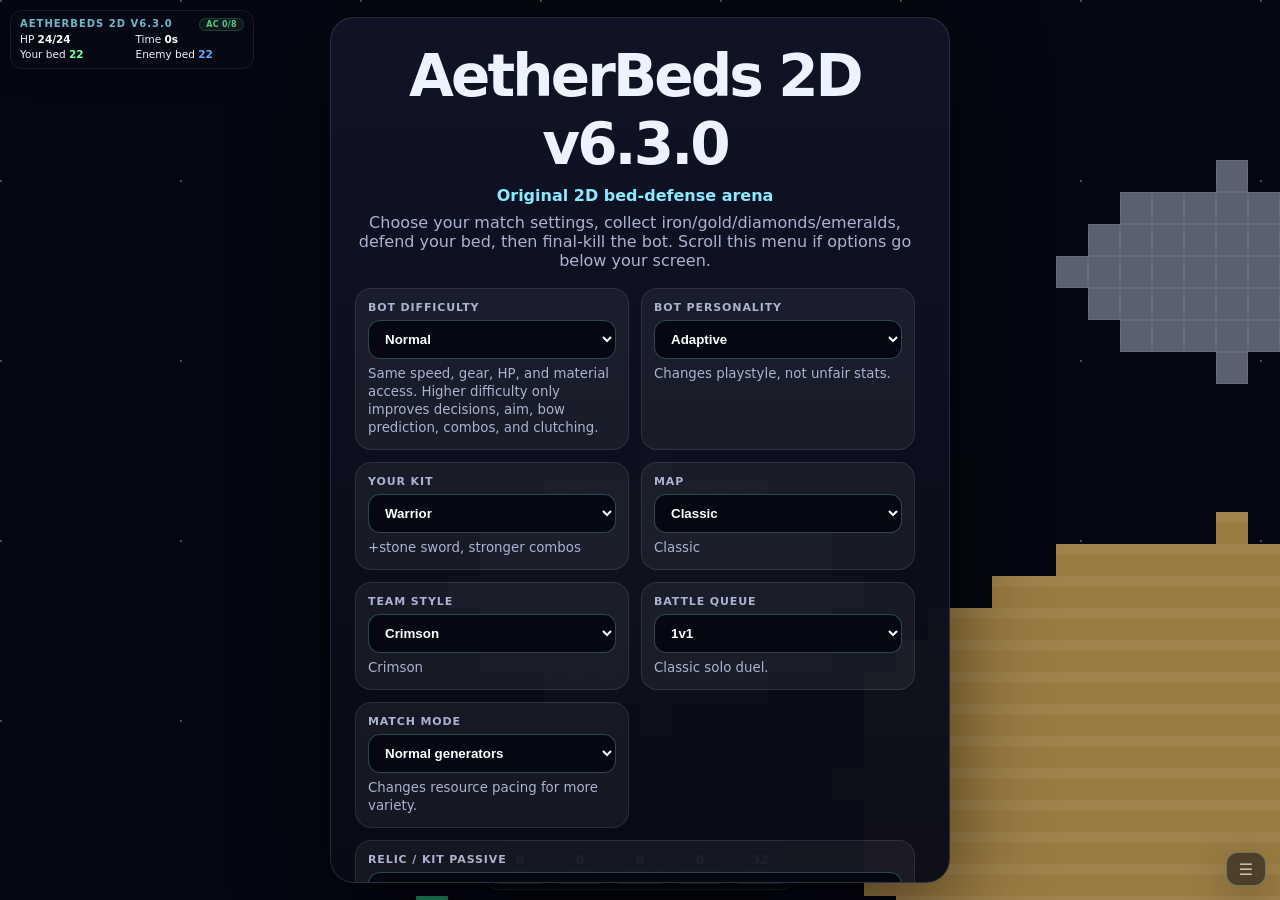
<file: AetherBeds/AetherBedsModded.html>
<!DOCTYPE html>
<html lang="en">
<head>
<meta charset="UTF-8" />
<meta name="viewport" content="width=device-width, initial-scale=1.0" />
<title>AetherBeds 2D v6.3.0</title>
<style>
  :root {
    --bg: #070912;
    --panel: rgba(12, 15, 30, 0.82);
    --panel2: rgba(22, 28, 52, 0.9);
    --text: #edf2ff;
    --muted: #aab3cf;
    --accent: #8be9ff;
    --danger: #ff5f78;
    --good: #72ff9d;
    --gold: #ffd166;
  }
  * { box-sizing: border-box; }
  html, body {
    margin: 0;
    width: 100%;
    height: 100%;
    overflow: hidden;
    background: radial-gradient(circle at 40% 20%, #11172e 0%, #070912 55%, #03040a 100%);
    color: var(--text);
    font-family: Inter, ui-sans-serif, system-ui, -apple-system, BlinkMacSystemFont, "Segoe UI", Arial, sans-serif;
    user-select: none;
  }
  canvas {
    display: block;
    width: 100vw;
    height: 100vh;
    cursor: crosshair;
  }
  #hud {
    position: fixed;
    inset: 12px auto auto 12px;
    padding: 10px 12px;
    background: var(--panel);
    border: 1px solid rgba(255,255,255,0.08);
    border-radius: 14px;
    box-shadow: 0 12px 40px rgba(0,0,0,0.35);
    backdrop-filter: blur(12px);
    min-width: 310px;
    pointer-events: none;
  }
  #hud h1 {
    margin: 0 0 6px;
    font-size: 15px;
    letter-spacing: 0.08em;
    text-transform: uppercase;
    color: var(--accent);
  }
  #stats {
    display: grid;
    grid-template-columns: repeat(2, minmax(0, 1fr));
    gap: 4px 12px;
    font-size: 13px;
    line-height: 1.35;
  }
  .stat b { color: white; }
  .hotbar {
    position: fixed;
    left: 50%;
    bottom: 18px;
    transform: translateX(-50%);
    display: flex;
    gap: 8px;
    padding: 8px;
    background: var(--panel);
    border: 1px solid rgba(255,255,255,0.08);
    border-radius: 16px;
    backdrop-filter: blur(12px);
    pointer-events: none;
  }
  .slot {
    width: 74px;
    padding: 7px 8px;
    border-radius: 12px;
    background: rgba(255,255,255,0.06);
    border: 1px solid rgba(255,255,255,0.08);
    text-align: center;
    font-size: 12px;
  }
  .slot b { display: block; font-size: 14px; }
  #help {
    position: fixed;
    right: 12px;
    top: 12px;
    width: min(365px, calc(100vw - 24px));
    padding: 12px 14px;
    background: var(--panel);
    border: 1px solid rgba(255,255,255,0.08);
    border-radius: 14px;
    color: var(--muted);
    font-size: 12.5px;
    line-height: 1.45;
    backdrop-filter: blur(12px);
    pointer-events: none;
  }
  #help b { color: white; }
  #centerOverlay, #shop {
    position: fixed;
    inset: 0;
    display: grid;
    place-items: center;
  }
  #centerOverlay { pointer-events: auto; }
  .card {
    width: min(620px, calc(100vw - 34px));
    max-height: calc(100vh - 34px);
    padding: 24px;
    border-radius: 24px;
    background: linear-gradient(180deg, rgba(16, 20, 38, 0.96), rgba(8, 10, 21, 0.96));
    border: 1px solid rgba(255,255,255,0.12);
    box-shadow: 0 24px 90px rgba(0,0,0,0.55);
    text-align: center;
    overflow-y: auto;
    overflow-x: hidden;
    overscroll-behavior: contain;
    scrollbar-gutter: stable;
    -webkit-overflow-scrolling: touch;
  }
  .card::-webkit-scrollbar,
  .shopGrid::-webkit-scrollbar,
  .menuOptions::-webkit-scrollbar {
    width: 12px;
  }
  .card::-webkit-scrollbar-track,
  .shopGrid::-webkit-scrollbar-track,
  .menuOptions::-webkit-scrollbar-track {
    background: rgba(255,255,255,0.045);
    border-radius: 999px;
  }
  .card::-webkit-scrollbar-thumb,
  .shopGrid::-webkit-scrollbar-thumb,
  .menuOptions::-webkit-scrollbar-thumb {
    background: linear-gradient(180deg, rgba(139,233,255,0.85), rgba(184,255,242,0.55));
    border: 3px solid rgba(8,10,21,0.92);
    border-radius: 999px;
  }
  .card::-webkit-scrollbar-thumb:hover,
  .shopGrid::-webkit-scrollbar-thumb:hover,
  .menuOptions::-webkit-scrollbar-thumb:hover {
    background: linear-gradient(180deg, rgba(139,233,255,1), rgba(184,255,242,0.8));
  }
  .card,
  .shopGrid,
  .menuOptions {
    scrollbar-width: thin;
    scrollbar-color: rgba(139,233,255,0.85) rgba(255,255,255,0.045);
  }
  .card h2 {
    margin: 0 0 8px;
    font-size: clamp(32px, 5vw, 58px);
    letter-spacing: -0.05em;
  }
  .card p { margin: 8px 0; color: var(--muted); }
  .card .primary { color: var(--accent); font-weight: 800; }

  .menuOptions {
    display: grid;
    grid-template-columns: repeat(2, minmax(0, 1fr));
    gap: 12px;
    margin: 18px 0 16px;
    text-align: left;
  }
  .menuField {
    padding: 12px;
    border-radius: 16px;
    background: rgba(255,255,255,0.055);
    border: 1px solid rgba(255,255,255,0.09);
  }
  .menuField label {
    display: block;
    color: var(--muted);
    font-size: 11px;
    font-weight: 800;
    letter-spacing: .08em;
    text-transform: uppercase;
    margin-bottom: 6px;
  }
  .menuField select {
    width: 100%;
    color: white;
    background: rgba(5,8,18,0.95);
    border: 1px solid rgba(139,233,255,0.28);
    border-radius: 12px;
    padding: 10px 12px;
    outline: none;
    font-weight: 800;
  }
  .menuField small { display: block; margin-top: 6px; color: var(--muted); line-height: 1.35; }
  .menuButtons { display: flex; flex-wrap: wrap; gap: 10px; justify-content: center; margin-top: 12px; }
  .menuBtn {
    border: 0;
    color: #061018;
    background: linear-gradient(135deg, var(--accent), #b8fff2);
    padding: 12px 18px;
    border-radius: 14px;
    font-weight: 900;
    cursor: pointer;
    box-shadow: 0 12px 30px rgba(139,233,255,0.16);
  }
  .menuBtn.secondary { color: white; background: rgba(255,255,255,0.08); border: 1px solid rgba(255,255,255,0.12); box-shadow: none; }
  .shopSectionTitle {
    margin: 18px 0 8px;
    color: var(--accent);
    font-weight: 900;
    letter-spacing: .08em;
    text-transform: uppercase;
    font-size: 12px;
  }
  #shop {
    display: none;
    pointer-events: auto;
  }
  #shop .card {
    text-align: left;
    width: min(940px, calc(100vw - 34px));
    max-height: calc(100vh - 34px);
    padding-right: 18px;
  }
  #shop h2 { font-size: 34px; margin-bottom: 2px; }
  .shopGrid {
    display: grid;
    grid-template-columns: repeat(2, minmax(0, 1fr));
    gap: 10px;
    margin-top: 16px;
  }
  #shop .shopGrid {
    max-height: 38vh;
    overflow-y: auto;
    overflow-x: hidden;
    padding-right: 8px;
    overscroll-behavior: contain;
    scrollbar-gutter: stable;
  }
  .buy {
    padding: 12px;
    border-radius: 14px;
    background: rgba(255,255,255,0.06);
    border: 1px solid rgba(255,255,255,0.09);
    cursor: pointer;
    transition: transform 120ms ease, border-color 120ms ease, background 120ms ease;
  }
  .buy:hover {
    transform: translateY(-1px);
    background: rgba(139,233,255,0.09);
    border-color: rgba(139,233,255,0.38);
  }
  .buy b { color: white; }
  .buy span { display: block; color: var(--muted); margin-top: 3px; font-size: 12px; }
  .buy small { display: block; color: var(--accent); margin-top: 6px; font-size: 11px; font-weight: 800; }
  #toast {
    position: fixed;
    left: 50%;
    top: 92px;
    transform: translateX(-50%);
    display: flex;
    flex-direction: column;
    gap: 8px;
    align-items: center;
    pointer-events: none;
  }
  .toastItem {
    padding: 8px 12px;
    background: rgba(5, 8, 18, 0.86);
    border: 1px solid rgba(255,255,255,0.12);
    border-radius: 999px;
    color: white;
    font-size: 13px;
    box-shadow: 0 12px 35px rgba(0,0,0,0.35);
  }
  @media (max-width: 720px) {
    #help { display: none; }
    #hud { min-width: 270px; }
    .card { max-height: calc(100vh - 18px); padding: 18px; }
    #shop .card { max-height: calc(100vh - 18px); }
    #shop .shopGrid { max-height: 32vh; }
    .shopGrid, .menuOptions { grid-template-columns: 1fr; }
    .hotbar { transform: translateX(-50%) scale(0.88); bottom: 8px; }
  }
</style>

<style>
/* v5.2 polished mod-menu scrollbars */
#abv5, #abv4,
#abv5Body, #abv4Body,
#abv5Settings, #abv4Settings {
  scrollbar-width: thin;
  scrollbar-color: rgba(139,233,255,.55) rgba(255,255,255,.035);
}

#abv5Body::-webkit-scrollbar,
#abv4Body::-webkit-scrollbar,
#abv5Settings::-webkit-scrollbar,
#abv4Settings::-webkit-scrollbar {
  width: 9px;
}

#abv5Body::-webkit-scrollbar-track,
#abv4Body::-webkit-scrollbar-track,
#abv5Settings::-webkit-scrollbar-track,
#abv4Settings::-webkit-scrollbar-track {
  background: rgba(255,255,255,.035);
  border-radius: 999px;
  margin: 10px 0;
}

#abv5Body::-webkit-scrollbar-thumb,
#abv4Body::-webkit-scrollbar-thumb,
#abv5Settings::-webkit-scrollbar-thumb,
#abv4Settings::-webkit-scrollbar-thumb {
  background: linear-gradient(180deg, rgba(139,233,255,.70), rgba(139,233,255,.28));
  border: 2px solid rgba(8,10,21,.92);
  border-radius: 999px;
}

#abv5Body::-webkit-scrollbar-thumb:hover,
#abv4Body::-webkit-scrollbar-thumb:hover,
#abv5Settings::-webkit-scrollbar-thumb:hover,
#abv4Settings::-webkit-scrollbar-thumb:hover {
  background: linear-gradient(180deg, rgba(139,233,255,.95), rgba(139,233,255,.45));
}
</style>

</head>
<body>

<script id="abv620InputGuard">
(() => {
  'use strict';
  const editableSelector = 'input, textarea, select, [contenteditable=""], [contenteditable="true"], [role="textbox"]';
  const uiSelector = '#centerOverlay,#shop,#hud,#help,#hotbar,#abv5,#abv4,#abv5Settings,#abv4Settings,#abv6Settings,#abv6Arsenal,button,input,textarea,select,label,[contenteditable],a';
  const pathHas = (event, selector) => (event.composedPath?.() || []).some(node => node?.matches?.(selector));
  const isEditable = target => !!target?.closest?.(editableSelector);
  const typing = () => isEditable(document.activeElement);
  const isUIEvent = event => pathHas(event, uiSelector) || !!event.target?.closest?.(uiSelector);

  window.AetherBedsInputGuard = { isEditable, typing, isUIEvent };

  const protectTyping = event => {
    if (!isEditable(event.target) && !typing()) return;
    // Do not preventDefault: normal typing, selection, clipboard shortcuts and
    // accessibility controls still work. Only game/menu hotkey listeners stop.
    event.stopImmediatePropagation();
  };
  window.addEventListener('keydown', protectTyping, true);
  window.addEventListener('keyup', protectTyping, true);
  window.addEventListener('keypress', protectTyping, true);

  document.addEventListener('focusin', event => {
    if (!isEditable(event.target)) return;
    window.__AETHERBEDS_TYPING__ = true;
    window.AetherBedsModAPI?.keys?.clear?.();
  }, true);
  document.addEventListener('focusout', () => {
    queueMicrotask(() => { window.__AETHERBEDS_TYPING__ = typing(); });
  }, true);
})();
</script>
<canvas id="game"></canvas>

<div id="hud">
  <h1>AetherBeds 2D v6.3.0</h1>
  <div id="stats"></div>
</div>

<div id="help">
  <b>Controls</b><br>
  WASD move · Mouse aim · Left click attack/break · Right click place wool · <b>Space</b> dash · <b>E</b> shop · <b>F</b> bow · <b>Q</b> fireball · <b>G</b> gapple · <b>R</b> TNT · <b>T</b> pearl · <b>P</b> pause<br><br>
  Protect your bed. Build, combo, upgrade, break the blue bed, then final-kill the bot. Use the menu dropdowns before starting to choose difficulty, kit, map, style, and bot personality.
</div>

<div class="hotbar" id="hotbar"></div>
<div id="toast"></div>

<div id="centerOverlay">
  <div class="card" id="centerCard">
    <h2>AetherBeds 2D v6.3.0</h2>
    <p class="primary">Original 2D bed-defense arena</p>
    <p>Choose your match settings, collect iron/gold/diamonds/emeralds, defend your bed, then final-kill the bot. Scroll this menu if options go below your screen.</p>
    <div class="menuOptions">
      <div class="menuField">
        <label for="difficultySelect">Bot difficulty</label>
        <select id="difficultySelect"></select>
        <small>Same speed, gear, HP, and material access. Higher difficulty only improves decisions, aim, bow prediction, combos, and clutching.</small>
      </div>
      <div class="menuField">
        <label for="botStyleSelect">Bot personality</label>
        <select id="botStyleSelect"></select>
        <small>Changes playstyle, not unfair stats.</small>
      </div>
      <div class="menuField">
        <label for="kitSelect">Your kit</label>
        <select id="kitSelect"></select>
        <small id="kitLabel">Warrior</small>
      </div>
      <div class="menuField">
        <label for="mapSelect">Map</label>
        <select id="mapSelect"></select>
        <small id="mapLabel">Classic</small>
      </div>
      <div class="menuField">
        <label for="styleSelect">Team style</label>
        <select id="styleSelect"></select>
        <small id="styleLabel">Crimson</small>
      </div>
      <div class="menuField">
        <label for="modeSelect">Match mode</label>
        <select id="modeSelect">
          <option value="normal">Normal generators</option>
          <option value="rush">Rush generators</option>
          <option value="slow">Slow tactical</option>
        </select>
        <small>Changes resource pacing for more variety.</small>
      </div>
    </div>
    <div class="menuButtons">
      <button class="menuBtn" id="startBtn">Start match</button>
      <button class="menuBtn secondary" id="randomBtn">Randomise setup</button>
    </div>
    <p>Keyboard still works in-game: <b>Enter</b> start/restart · <b>E</b> shop · <b>Space</b> dash.</p>
  </div>
</div>

<div id="shop">
  <div class="card">
    <h2>Base Shop</h2>
    <p>Click an item or press the number key. Press <b>E</b> to close. Scroll the shop sections to see everything. Diamonds now buy team upgrades.</p>
    <div class="shopSectionTitle">Items</div>
    <div class="shopGrid">
      <div class="buy" data-buy="1"><b>1 · Wool Bundle</b><span>16 blocks — 8 iron</span><small>Builder kit gets +8 bonus blocks</small></div>
      <div class="buy" data-buy="2"><b>2 · Sword Upgrade</b><span>Stone: 12 iron · Iron: 8 gold · Diamond: 4 emeralds</span><small>Higher damage and combo pressure</small></div>
      <div class="buy" data-buy="3"><b>3 · Armor Upgrade</b><span>Leather: 8 gold · Iron: 4 emeralds · Diamond: 8 emeralds</span><small>Reduces incoming damage</small></div>
      <div class="buy" data-buy="4"><b>4 · Pickaxe Upgrade</b><span>Wood: 4 gold · Iron: 8 gold · Diamond: 2 emeralds</span><small>Break beds and blocks faster</small></div>
      <div class="buy" data-buy="5"><b>5 · Bow / Arrow Refill</b><span>Unlock bow +16 arrows: 8 gold · Refill: 3 gold</span><small>Press F to shoot</small></div>
      <div class="buy" data-buy="6"><b>6 · Fireball</b><span>Explosive projectile — 6 gold</span><small>Press Q to throw</small></div>
      <div class="buy" data-buy="7"><b>7 · TNT</b><span>Bridge/base breaker — 8 gold</span><small>Press R to toss</small></div>
      <div class="buy" data-buy="8"><b>8 · Golden Apple</b><span>Heal + brief protection — 2 emeralds</span><small>Instant use on buy</small></div>
      <div class="buy" data-buy="9"><b>9 · Speed Boots</b><span>Permanent speed boost — 3 emeralds</span><small>Stacks once</small></div>
      <div class="buy" data-buy="0"><b>0 · Ender Pearl</b><span>Short teleport pearl — 4 emeralds</span><small>Press T to throw</small></div>
      <div class="buy" data-buy="gapple"><b>Gapple Pack</b><span>2 golden apples — 3 emeralds</span><small>Useful before a bed rush</small></div>
      <div class="buy" data-buy="blockpack"><b>Bridge Pack</b><span>48 blocks + 1 fireball — 20 iron + 2 gold</span><small>Rush refill bundle</small></div>
    </div>
    <div class="shopSectionTitle">Diamond upgrades</div>
    <div class="shopGrid">
      <div class="buy" data-buy="u1"><b>Sharpness</b><span>Tier I/II/III — 4/8/12 diamonds</span><small>More sword damage for you</small></div>
      <div class="buy" data-buy="u2"><b>Protection</b><span>Tier I/II/III — 3/6/10 diamonds</span><small>Extra damage reduction</small></div>
      <div class="buy" data-buy="u3"><b>Haste</b><span>Tier I/II — 3/7 diamonds</span><small>Break blocks and beds faster</small></div>
      <div class="buy" data-buy="u4"><b>Forge</b><span>Tier I/II/III — 2/5/9 diamonds</span><small>Faster base iron/gold spawning</small></div>
      <div class="buy" data-buy="u5"><b>Heal Pool</b><span>1 diamond</span><small>Slow regen at your base</small></div>
      <div class="buy" data-buy="u6"><b>Alarm Trap</b><span>2 diamonds</span><small>Reveals and slows a bed attacker once</small></div>
    </div>
  </div>
</div>

<script>
(() => {
  'use strict';

  const canvas = document.getElementById('game');
  const ctx = canvas.getContext('2d');
  const statsEl = document.getElementById('stats');
  const hotbarEl = document.getElementById('hotbar');
  const shopEl = document.getElementById('shop');
  const centerOverlay = document.getElementById('centerOverlay');
  const centerCard = document.getElementById('centerCard');
  const toastEl = document.getElementById('toast');
  const difficultySelect = document.getElementById('difficultySelect');
  const botStyleSelect = document.getElementById('botStyleSelect');
  const kitSelect = document.getElementById('kitSelect');
  const mapSelect = document.getElementById('mapSelect');
  const styleSelect = document.getElementById('styleSelect');
  const modeSelect = document.getElementById('modeSelect');
  const startBtn = document.getElementById('startBtn');
  const randomBtn = document.getElementById('randomBtn');
  const kitLabel = document.getElementById('kitLabel');
  const mapLabel = document.getElementById('mapLabel');
  const styleLabel = document.getElementById('styleLabel');

  const TILE = 32;
  const MAP_W = 76;
  const MAP_H = 48;
  const WORLD_W = MAP_W * TILE;
  const WORLD_H = MAP_H * TILE;

  const VOID = 0, GRASS = 1, RED_BLOCK = 2, BLUE_BLOCK = 3, MID = 4, STONE = 5;

  const swordNames = ['Wood', 'Stone', 'Iron', 'Diamond'];
  const armorNames = ['None', 'Leather', 'Iron', 'Diamond'];
  const pickaxeNames = ['None', 'Wood', 'Iron', 'Diamond'];

  // Fair difficulty: every bot has the same starting material, HP, speed, damage, gear access, and shop access.
  // Difficulty only changes AI skill: aim, prediction, reaction time, path choice, clutch timing, combo timing, and how badly it panics.
  const botProfiles = [
    { label: 'Rookie', skill: 1, think: 1.05, aimError: 0.72, bowLead: 0.12, reaction: 0.34, bridgeCd: 0.26, breakNeed: 0.74, detect: 210, comboSense: 0.25, objectiveSense: 0.34, clutchSense: 0.25, strafeSense: 0.18, panic: 0.82 },
    { label: 'Normal', skill: 2, think: 0.68, aimError: 0.40, bowLead: 0.38, reaction: 0.18, bridgeCd: 0.18, breakNeed: 0.54, detect: 285, comboSense: 0.48, objectiveSense: 0.58, clutchSense: 0.48, strafeSense: 0.45, panic: 0.46 },
    { label: 'Sweaty', skill: 3, think: 0.36, aimError: 0.18, bowLead: 0.72, reaction: 0.08, bridgeCd: 0.12, breakNeed: 0.38, detect: 365, comboSense: 0.76, objectiveSense: 0.82, clutchSense: 0.76, strafeSense: 0.78, panic: 0.20 },
    { label: 'Nightmare', skill: 4, think: 0.20, aimError: 0.055, bowLead: 0.96, reaction: 0.02, bridgeCd: 0.08, breakNeed: 0.26, detect: 455, comboSense: 0.95, objectiveSense: 0.96, clutchSense: 0.95, strafeSense: 0.94, panic: 0.07 },
    { label: 'God', skill: 5, think: 0.12, aimError: 0.03, bowLead: 1.05, reaction: 0.035, bridgeCd: 0.065, breakNeed: 0.18, detect: 620, comboSense: 1.08, objectiveSense: 1.12, clutchSense: 1.08, strafeSense: 1.05, panic: 0.03 }
  ];

  const botPersonalities = [
    { id: 'adaptive', name: 'Adaptive', desc: 'Balances rushing, defending, diamonds, and mid control.' },
    { id: 'rusher', name: 'Rusher', desc: 'Pressures your bed early and takes close fights often.' },
    { id: 'defender', name: 'Defender', desc: 'Protects its bed, counters rushes, then attacks.' },
    { id: 'collector', name: 'Collector', desc: 'Prioritises diamonds/emeralds before committing.' },
    { id: 'archer', name: 'Archer', desc: 'Uses bows more often and holds angles.' },
    { id: 'trickster', name: 'Trickster', desc: 'Uses TNT/fireballs/pearls more often.' }
  ];

  const matchModes = {
    normal: { name: 'Normal generators', iron: 1, gold: 1, diamond: 1, emerald: 1 },
    rush: { name: 'Rush generators', iron: 0.68, gold: 0.72, diamond: 0.78, emerald: 0.86 },
    slow: { name: 'Slow tactical', iron: 1.28, gold: 1.24, diamond: 1.18, emerald: 1.12 }
  };

  const BOT_BASE = { hp: 24, speed: 225, blocks: 32, sword: 0, armor: 0, pickaxe: 0, arrows: 0, fireballs: 0, tnt: 0, pearls: 0 };

  const kits = [
    { name: 'Warrior', desc: '+stone sword, stronger combos', apply(p){ p.sword = Math.max(p.sword, 1); p.comboPower = 1.18; p.attackSpeedBonus = 0.04; } },
    { name: 'Builder', desc: '+64 blocks, cheaper wool bonus', apply(p){ p.blocks += 64; p.builderBonus = true; p.placeReachBonus = 32; } },
    { name: 'Miner', desc: '+pickaxe, more resource value', apply(p){ p.pickaxe = Math.max(p.pickaxe, 1); p.minerBonus = true; p.bedDamageBonus = 0.8; } },
    { name: 'Archer', desc: 'starts with bow and arrows', apply(p){ p.bow = true; p.arrows += 24; p.bowSpeedBonus = 0.16; } },
    { name: 'Tank', desc: '+HP and leather armor', apply(p){ p.maxHp += 8; p.hp = p.maxHp; p.armor = Math.max(p.armor, 1); p.speed -= 12; } },
    { name: 'Assassin', desc: 'faster dash, longer combo window', apply(p){ p.speed += 18; p.dashBonus = 0.25; p.comboWindowBonus = 0.18; } }
  ];

  const mapVariants = [
    { name: 'Classic' },
    { name: 'Crossroads' },
    { name: 'Ring Mid' },
    { name: 'Chaos Isles' }
  ];

  const teamStyles = [
    { name: 'Crimson', player: '#ff5f78', block: '#d94762', bed: '#ff4f70', soft: '#ffb6c4' },
    { name: 'Violet', player: '#b684ff', block: '#8558f0', bed: '#a46bff', soft: '#dcc6ff' },
    { name: 'Mint', player: '#66f2b6', block: '#29b982', bed: '#5dffc3', soft: '#c8ffe9' },
    { name: 'Gold', player: '#ffd166', block: '#d49b28', bed: '#ffca4f', soft: '#ffe4a3' }
  ];
  const blueStyle = { player: '#61a8ff', block: '#4d83f1', bed: '#5790ff', soft: '#b8d0ff' };

  let map, player, enemy, redBed, blueBed, generators, resources, projectiles, particles;
  let state = 'menu';
  let paused = false;
  let shopOpen = false;
  let lastTime = performance.now();
  let camX = 0, camY = 0;
  let mouse = { x: 0, y: 0, worldX: 0, worldY: 0, down: false };
  let keys = new Set();
  let messages = [];
  let gameTime = 0;
  let enemyThink = 0;
  let screenShake = 0;
  let selectedBotIndex = 1;
  let selectedBotStyleIndex = 0;
  let selectedMode = 'normal';
  let selectedKitIndex = 0;
  let selectedMapIndex = 0;
  let selectedStyleIndex = 0;
  let attackSwings = [];
  let floatingTexts = [];
  let antiCheat = {
    enabled: true,
    locked: true,
    lastX: 0,
    lastY: 0,
    lastT: 0,
    strikes: 0,
    violationScore: 0,
    lastViolationAt: 0,
    lastToastAt: 0,
    wins: [],
    graceUntil: 0,
    bypassLeaseUntil: 0,
    scopePermits: Object.create(null),
    authorised: [],
    lastLegitTeleport: 0,
    lastLegitAttack: -Infinity,
    lastLegitDash: -Infinity,
    lastLegitPlace: -Infinity,
    lastLegitProjectile: -Infinity,
    observedAttack: -Infinity,
    observedDash: -Infinity,
    observedProjectile: -Infinity,
    lastItems: null,
    lastHp: 0,
    lastAlive: true,
    lastEnemySpeed: 225,
    lastRedBedAlive: true,
    lastWorldCheck: 0,
    lastMap: null,
    lastProjectileCount: 0,
    lastSafe: null,
    suspicious: []
  };

  function resize() {
    const dpr = Math.max(1, Math.min(2, window.devicePixelRatio || 1));
    canvas.width = Math.floor(innerWidth * dpr);
    canvas.height = Math.floor(innerHeight * dpr);
    canvas.style.width = innerWidth + 'px';
    canvas.style.height = innerHeight + 'px';
    ctx.setTransform(dpr, 0, 0, dpr, 0, 0);
  }
  addEventListener('resize', resize);
  resize();

  function idx(gx, gy) { return gy * MAP_W + gx; }
  function inBounds(gx, gy) { return gx >= 0 && gy >= 0 && gx < MAP_W && gy < MAP_H; }
  function getTile(gx, gy) { return inBounds(gx, gy) ? map[idx(gx, gy)] : VOID; }
  function setTile(gx, gy, t) { if (inBounds(gx, gy)) map[idx(gx, gy)] = t; }
  function gx(x) { return Math.floor(x / TILE); }
  function gy(y) { return Math.floor(y / TILE); }
  function centerOf(gx, gy) { return { x: gx * TILE + TILE / 2, y: gy * TILE + TILE / 2 }; }
  function clamp(v, a, b) { return Math.max(a, Math.min(b, v)); }
  function dist(a, b, c, d) { return Math.hypot(a - c, b - d); }
  function rand(a, b) { return a + Math.random() * (b - a); }
  function choice(arr) { return arr[Math.floor(Math.random() * arr.length)]; }
  function currentBotProfile() { return botProfiles[selectedBotIndex]; }
  function currentBotPersonality() { return botPersonalities[selectedBotStyleIndex]; }
  function currentMode() { return matchModes[selectedMode] || matchModes.normal; }
  function setBotDifficulty(i) {
    selectedBotIndex = clamp(i, 0, botProfiles.length - 1);
    if (difficultySelect) difficultySelect.value = String(selectedBotIndex);
  }
  function setBotPersonality(i) {
    selectedBotStyleIndex = (i + botPersonalities.length) % botPersonalities.length;
    if (botStyleSelect) botStyleSelect.value = String(selectedBotStyleIndex);
  }
  function setKit(i) {
    selectedKitIndex = (i + kits.length) % kits.length;
    if (kitSelect) kitSelect.value = String(selectedKitIndex);
    if (kitLabel) kitLabel.textContent = kits[selectedKitIndex].desc;
  }
  function setMapVariant(i) {
    selectedMapIndex = (i + mapVariants.length) % mapVariants.length;
    if (mapSelect) mapSelect.value = String(selectedMapIndex);
    if (mapLabel) mapLabel.textContent = mapVariants[selectedMapIndex].name;
  }
  function setTeamStyle(i) {
    selectedStyleIndex = (i + teamStyles.length) % teamStyles.length;
    if (styleSelect) styleSelect.value = String(selectedStyleIndex);
    if (styleLabel) styleLabel.textContent = teamStyles[selectedStyleIndex].name;
  }
  function setMode(mode) {
    selectedMode = matchModes[mode] ? mode : 'normal';
    if (modeSelect) modeSelect.value = selectedMode;
  }
  function styleFor(team) { return team === 'red' ? teamStyles[selectedStyleIndex] : blueStyle; }
  function applySelectedKit(p) {
    p.kit = kits[selectedKitIndex].name;
    p.kitDesc = kits[selectedKitIndex].desc;
    kits[selectedKitIndex].apply(p);
  }

  function isWalkableTile(t) { return t === GRASS || t === RED_BLOCK || t === BLUE_BLOCK || t === MID || t === STONE; }
  function isWalkableAt(x, y) { return isWalkableTile(getTile(gx(x), gy(y))); }

  function addEllipse(cx, cy, rx, ry, tile) {
    for (let y = Math.floor(cy - ry - 1); y <= Math.ceil(cy + ry + 1); y++) {
      for (let x = Math.floor(cx - rx - 1); x <= Math.ceil(cx + rx + 1); x++) {
        const nx = (x - cx) / rx;
        const ny = (y - cy) / ry;
        if (nx * nx + ny * ny <= 1) setTile(x, y, tile);
      }
    }
  }

  function addBridge(x1, y1, x2, y2, tile, width = 1) {
    const steps = Math.ceil(Math.hypot(x2 - x1, y2 - y1) * 2);
    for (let i = 0; i <= steps; i++) {
      const t = i / steps;
      const x = Math.round(x1 + (x2 - x1) * t);
      const y = Math.round(y1 + (y2 - y1) * t);
      for (let wy = -width; wy <= width; wy++) {
        for (let wx = -width; wx <= width; wx++) setTile(x + wx, y + wy, tile);
      }
    }
  }

  function makeMap() {
    map = new Uint8Array(MAP_W * MAP_H);
    const variant = mapVariants[selectedMapIndex]?.name || 'Classic';

    if (variant === 'Classic') {
      addEllipse(13, 35, 10, 7, GRASS);
      addEllipse(62, 12, 10, 7, GRASS);
      addEllipse(38, 24, 12, 8, MID);
      addEllipse(20, 18, 6, 4, STONE);
      addEllipse(56, 30, 6, 4, STONE);
      addEllipse(38, 8, 5, 3, STONE);
      addEllipse(38, 40, 5, 3, STONE);
      addBridge(22, 31, 24, 29, RED_BLOCK, 0);
      addBridge(53, 16, 51, 18, BLUE_BLOCK, 0);
    } else if (variant === 'Crossroads') {
      addEllipse(12, 36, 10, 7, GRASS);
      addEllipse(63, 11, 10, 7, GRASS);
      addEllipse(38, 24, 9, 9, MID);
      addEllipse(14, 14, 6, 4, STONE);
      addEllipse(61, 34, 6, 4, STONE);
      addEllipse(38, 8, 5, 3, STONE);
      addEllipse(38, 40, 5, 3, STONE);
      addBridge(22, 33, 31, 28, STONE, 0);
      addBridge(54, 15, 45, 20, STONE, 0);
      addBridge(38, 15, 38, 33, STONE, 0);
    } else if (variant === 'Ring Mid') {
      addEllipse(13, 35, 9, 7, GRASS);
      addEllipse(62, 12, 9, 7, GRASS);
      addEllipse(38, 24, 14, 10, MID);
      addEllipse(38, 24, 6, 4, VOID);
      addEllipse(20, 17, 6, 4, STONE);
      addEllipse(56, 31, 6, 4, STONE);
      addEllipse(24, 40, 4, 3, STONE);
      addEllipse(52, 8, 4, 3, STONE);
      addBridge(24, 31, 29, 28, RED_BLOCK, 0);
      addBridge(51, 17, 47, 20, BLUE_BLOCK, 0);
    } else {
      addEllipse(11, 37, 8, 6, GRASS);
      addEllipse(64, 10, 8, 6, GRASS);
      addEllipse(38, 24, 8, 6, MID);
      addEllipse(28, 24, 5, 4, STONE);
      addEllipse(48, 24, 5, 4, STONE);
      addEllipse(38, 14, 5, 3, STONE);
      addEllipse(38, 34, 5, 3, STONE);
      addEllipse(20, 29, 4, 3, STONE);
      addEllipse(56, 19, 4, 3, STONE);
      addBridge(18, 34, 22, 31, RED_BLOCK, 0);
      addBridge(57, 13, 54, 16, BLUE_BLOCK, 0);
    }

    // Diamond generator islands are guaranteed on every map so upgrades are never dead content.
    addEllipse(20, 18, 4, 3, STONE);
    addEllipse(56, 30, 4, 3, STONE);
    addEllipse(38, 8, 4, 3, STONE);
    addEllipse(38, 40, 4, 3, STONE);
  }

  function makePlayer(x, y, team) {
    return {
      x, y, vx: 0, vy: 0, r: 16, team,
      hp: 24, maxHp: 24, speed: 225,
      inv: { iron: 0, gold: 0, diamond: 0, emerald: 0 },
      blocks: 32, sword: 0, armor: 0, pickaxe: 0, bow: false, arrows: 0,
      fireballs: 0, tnt: 0, pearls: 0, gapples: 0, speedBoots: false, trap: false,
      sharpness: 0, protection: 0, haste: 0, forge: 0, healPool: false, alarmTrap: false,
      combo: 0, comboTimer: 0, comboPower: 1, comboWindowBonus: 0, attackSpeedBonus: 0, bowSpeedBonus: 0,
      bedDamageBonus: 0, builderBonus: false, minerBonus: false, placeReachBonus: 0, dashBonus: 0,
      attackCd: 0, bowCd: 0, dashCd: 0, invuln: 0, respawn: 0, alive: true,
      voidTime: 0, ground: 1, bridgeCd: 0, clutchCd: 0,
      kills: 0, finalKills: 0, bedBreaks: 0, kit: 'None' 
    };
  }

  function makeEnemy() {
    const profile = currentBotProfile();
    const personality = currentBotPersonality();
    const e = makePlayer(62 * TILE + 16, 12 * TILE + 16, 'blue');
    e.maxHp = e.hp = BOT_BASE.hp;
    e.speed = BOT_BASE.speed;
    e.blocks = BOT_BASE.blocks;
    e.sword = BOT_BASE.sword;
    e.armor = BOT_BASE.armor;
    e.pickaxe = BOT_BASE.pickaxe;
    e.arrows = BOT_BASE.arrows;
    e.fireballs = BOT_BASE.fireballs;
    e.tnt = BOT_BASE.tnt;
    e.pearls = BOT_BASE.pearls;
    e.brain = 'fair-adaptive';
    e.variant = personality.id;
    e.breakTimer = 0;
    e.name = `${profile.label} ${personality.name}`;
    e.profile = profile;
    e.personality = personality;
    e.goal = 'spawn';
    e.aiDelay = profile.reaction;
    e.bridgeCd = 0;
    e.strafe = choice([-1, 1]);
    e.strafeTimer = rand(0.4, 1.2);
    e.memory = { lastSeenPlayer: 0, pressure: 0, stuck: 0, lastX: e.x, lastY: e.y, goalSwitch: 0 };
    if (profile.label === 'God') {
      // v6.2.0: God is now skill-only. It keeps perfect decision making,
      // prediction, clutching, and reactions without hidden HP/gear advantages.
      e.aiDelay = 0;
      e.memory.pressure = 1;
    }
    return e;
  }

  function initGame() {
    makeMap();
    player = makePlayer(13 * TILE + 16, 35 * TILE + 16, 'red');
    applySelectedKit(player);
    enemy = makeEnemy();
    redBed = { x: 12 * TILE + 2, y: 35 * TILE + 3, w: 60, h: 27, team: 'red', hp: 22, maxHp: 22, alive: true };
    blueBed = { x: 61 * TILE + 2, y: 12 * TILE + 3, w: 60, h: 27, team: 'blue', hp: 22, maxHp: 22, alive: true };
    const pace = currentMode();
    generators = [
      { x: 13 * TILE + 16, y: 36 * TILE + 16, type: 'iron', rate: 0.45 * pace.iron, timer: 0, max: 18, team: 'red', baseRate: 0.45 * pace.iron },
      { x: 15 * TILE + 16, y: 36 * TILE + 16, type: 'gold', rate: 2.8 * pace.gold, timer: 0, max: 8, team: 'red', baseRate: 2.8 * pace.gold },
      { x: 62 * TILE + 16, y: 11 * TILE + 16, type: 'iron', rate: 0.45 * pace.iron, timer: 0, max: 18, team: 'blue', baseRate: 0.45 * pace.iron },
      { x: 60 * TILE + 16, y: 11 * TILE + 16, type: 'gold', rate: 2.8 * pace.gold, timer: 0, max: 8, team: 'blue', baseRate: 2.8 * pace.gold },
      { x: 38 * TILE + 16, y: 24 * TILE + 16, type: 'emerald', rate: 7.5 * pace.emerald, timer: 0, max: 6, baseRate: 7.5 * pace.emerald },
      { x: 20 * TILE + 16, y: 18 * TILE + 16, type: 'diamond', rate: 6.2 * pace.diamond, timer: 0, max: 5, baseRate: 6.2 * pace.diamond },
      { x: 56 * TILE + 16, y: 30 * TILE + 16, type: 'diamond', rate: 6.2 * pace.diamond, timer: 0, max: 5, baseRate: 6.2 * pace.diamond },
      { x: 38 * TILE + 16, y: 8 * TILE + 16, type: 'diamond', rate: 7.0 * pace.diamond, timer: 0, max: 4, baseRate: 7.0 * pace.diamond },
      { x: 38 * TILE + 16, y: 40 * TILE + 16, type: 'diamond', rate: 7.0 * pace.diamond, timer: 0, max: 4, baseRate: 7.0 * pace.diamond }
    ];
    resources = [];
    projectiles = [];
    particles = [];
    attackSwings = [];
    floatingTexts = [];
    messages = [];
    gameTime = 0;
    enemyThink = 0;
    screenShake = 0;
    paused = false;
    shopOpen = false;
    state = 'playing';
    centerOverlay.style.display = 'none';
    shopEl.style.display = 'none';
    window.AetherBedsBattlepass?.startGame?.({
      difficulty: currentBotProfile()?.label || 'Normal',
      kit: player?.kit || kits[selectedKitIndex]?.name || 'None',
      mode: currentMode()?.name || 'Normal generators'
    });
    toast('Match started. Protect your bed.');
  }

  function toast(text) {
    messages.unshift({ text, life: 3.2 });
    if (messages.length > 2) messages.pop();
    renderToasts();
  }

  function renderToasts() {
    toastEl.innerHTML = messages.map(m => `<div class="toastItem">${escapeHtml(m.text)}</div>`).join('');
  }

  function escapeHtml(str) {
    return String(str).replace(/[&<>'"]/g, c => ({ '&': '&amp;', '<': '&lt;', '>': '&gt;', "'": '&#39;', '"': '&quot;' }[c]));
  }

  function endGame(win) {
    if (window.AetherBedsModes?.interceptEndGame?.(win)) return;
    state = 'gameover';
    shopOpen = false;
    shopEl.style.display = 'none';
    if (win) antiCheat.wins.push(performance.now());
    window.AetherBedsBattlepass?.awardGame?.(win, {
      kills: player?.kills || 0,
      finalKills: player?.finalKills || 0,
      bedBreaks: player?.bedBreaks || 0,
      seconds: Math.max(0, Math.round(gameTime || 0)),
      difficulty: currentBotProfile()?.label || 'Normal',
      kit: player?.kit || kits[selectedKitIndex]?.name || 'None',
      mode: currentMode()?.name || 'Normal generators'
    });
    centerOverlay.style.display = 'grid';
    centerCard.innerHTML = win
      ? `<h2>Victory</h2><p class="primary">Blue team eliminated.</p><p>You broke the enemy bed and got the final kill.</p><p>Press <b>Enter</b> to play again.</p><div class='menuButtons'><button class='menuBtn secondary' onclick='location.reload()'>Exit to menu</button></div>`
      : `<h2>Defeat</h2><p class="primary" style="color:var(--danger)">Your bed was gone and you died.</p><p>Build earlier, defend your bed, and upgrade faster.</p><p>Press <b>Enter</b> to restart.</p><div class='menuButtons'><button class='menuBtn secondary' onclick='location.reload()'>Exit to menu</button></div>`;
  }

  function spend(inv, type, amount) {
    if ((inv[type] || 0) >= amount) { inv[type] -= amount; return true; }
    toast(`Need ${amount} ${type}.`);
    return false;
  }

  function spendMulti(inv, cost) {
    const missing = Object.entries(cost).filter(([type, amount]) => (inv[type] || 0) < amount);
    if (missing.length) {
      toast('Need ' + missing.map(([type, amount]) => `${amount} ${type}`).join(' + '));
      return false;
    }
    for (const [type, amount] of Object.entries(cost)) inv[type] -= amount;
    return true;
  }

  function applyForgeUpgrade(team, level) {
    for (const g of generators || []) {
      if (g.team !== team) continue;
      if (g.type === 'iron') g.rate = g.baseRate * Math.max(0.42, 1 - level * 0.17);
      if (g.type === 'gold') g.rate = g.baseRate * Math.max(0.55, 1 - level * 0.13);
      g.max = Math.round((g.type === 'iron' ? 18 : 8) + level * (g.type === 'iron' ? 4 : 2));
    }
  }

  function buy(slot, force = false) {
    if (state !== 'playing') return false;
    if (!force && !shopOpen) return false;
    if (slot === '1') {
      if (spend(player.inv, 'iron', 8)) {
        const amount = player.builderBonus ? 24 : 16;
        player.blocks += amount;
        toast(`+${amount} wool blocks`);
      }
    } else if (slot === '2') {
      if (player.sword === 0 && spend(player.inv, 'iron', 12)) { player.sword = 1; toast('Sword upgraded to Stone.'); }
      else if (player.sword === 1 && spend(player.inv, 'gold', 8)) { player.sword = 2; toast('Sword upgraded to Iron.'); }
      else if (player.sword === 2 && spend(player.inv, 'emerald', 4)) { player.sword = 3; toast('Sword upgraded to Diamond.'); }
      else if (player.sword >= 3) toast('Sword already maxed.');
    } else if (slot === '3') {
      if (player.armor === 0 && spend(player.inv, 'gold', 8)) { player.armor = 1; toast('Leather armor bought.'); }
      else if (player.armor === 1 && spend(player.inv, 'emerald', 4)) { player.armor = 2; toast('Iron armor bought.'); }
      else if (player.armor === 2 && spend(player.inv, 'emerald', 8)) { player.armor = 3; toast('Diamond armor bought.'); }
      else if (player.armor >= 3) toast('Armor already maxed.');
    } else if (slot === '4') {
      if (player.pickaxe === 0 && spend(player.inv, 'gold', 4)) { player.pickaxe = 1; toast('Wood pickaxe bought.'); }
      else if (player.pickaxe === 1 && spend(player.inv, 'gold', 8)) { player.pickaxe = 2; toast('Iron pickaxe bought.'); }
      else if (player.pickaxe === 2 && spend(player.inv, 'emerald', 2)) { player.pickaxe = 3; toast('Diamond pickaxe bought.'); }
      else if (player.pickaxe >= 3) toast('Pickaxe already maxed.');
    } else if (slot === '5') {
      if (!player.bow) {
        if (spend(player.inv, 'gold', 8)) { player.bow = true; player.arrows += 16; toast('Bow unlocked. +16 arrows.'); }
      } else if (spend(player.inv, 'gold', 3)) { player.arrows += 16; toast('+16 arrows.'); }
    } else if (slot === '6') {
      if (spend(player.inv, 'gold', 6)) { player.fireballs++; toast('+1 fireball. Press Q to throw.'); }
    } else if (slot === '7') {
      if (spend(player.inv, 'gold', 8)) { player.tnt++; toast('+1 TNT. Press R to toss.'); }
    } else if (slot === '8') {
      if (spend(player.inv, 'emerald', 2)) { player.hp = Math.min(player.maxHp, player.hp + 12); player.invuln = Math.max(player.invuln, 1.0); toast('Golden apple used.'); }
    } else if (slot === '9') {
      if (player.speedBoots) toast('Speed boots already bought.');
      else if (spend(player.inv, 'emerald', 3)) { player.speedBoots = true; player.speed += 28; toast('Speed boots equipped.'); }
    } else if (slot === '0') {
      if (spend(player.inv, 'emerald', 4)) { player.pearls++; toast('+1 ender pearl. Press T to throw.'); }
    } else if (slot === 'gapple') {
      if (spend(player.inv, 'emerald', 3)) { player.gapples += 2; toast('+2 golden apples. Press G to use.'); }
    } else if (slot === 'blockpack') {
      if (spendMulti(player.inv, { iron: 20, gold: 2 })) { player.blocks += 48; player.fireballs += 1; toast('Bridge pack bought: +48 blocks +1 fireball.'); }
    } else if (slot === 'u1') {
      const costs = [4, 8, 12];
      if (player.sharpness >= 3) toast('Sharpness already maxed.');
      else if (spend(player.inv, 'diamond', costs[player.sharpness])) { player.sharpness++; toast(`Sharpness ${player.sharpness} unlocked.`); }
    } else if (slot === 'u2') {
      const costs = [3, 6, 10];
      if (player.protection >= 3) toast('Protection already maxed.');
      else if (spend(player.inv, 'diamond', costs[player.protection])) { player.protection++; toast(`Protection ${player.protection} unlocked.`); }
    } else if (slot === 'u3') {
      const costs = [3, 7];
      if (player.haste >= 2) toast('Haste already maxed.');
      else if (spend(player.inv, 'diamond', costs[player.haste])) { player.haste++; toast(`Haste ${player.haste} unlocked.`); }
    } else if (slot === 'u4') {
      const costs = [2, 5, 9];
      if (player.forge >= 3) toast('Forge already maxed.');
      else if (spend(player.inv, 'diamond', costs[player.forge])) { player.forge++; applyForgeUpgrade('red', player.forge); toast(`Forge ${player.forge} unlocked.`); }
    } else if (slot === 'u5') {
      if (player.healPool) toast('Heal Pool already active.');
      else if (spend(player.inv, 'diamond', 1)) { player.healPool = true; toast('Heal Pool active at your base.'); }
    } else if (slot === 'u6') {
      if (player.alarmTrap) toast('Alarm Trap already armed.');
      else if (spend(player.inv, 'diamond', 2)) { player.alarmTrap = true; toast('Alarm Trap armed.'); }
    }
  }

  function enemyAutoBuy() {
    const inv = enemy.inv;
    // Same economy rules on every difficulty. Harder bots simply spend more sensibly because they reach objectives and react better.
    if (inv.iron >= 8 && enemy.blocks < 80) { inv.iron -= 8; enemy.blocks += 16; }
    if (!enemy.bow && inv.gold >= 8 && (enemy.variant === 'archer' || enemy.variant === 'adaptive' || enemy.variant === 'collector')) { inv.gold -= 8; enemy.bow = true; enemy.arrows += 16; }
    if (enemy.bow && enemy.arrows < 12 && inv.gold >= 3) { inv.gold -= 3; enemy.arrows += 16; }
    if (enemy.tnt < 2 && inv.gold >= 8 && (enemy.variant === 'trickster' || enemy.variant === 'rusher')) { inv.gold -= 8; enemy.tnt++; }
    if (enemy.fireballs < 2 && inv.gold >= 6 && (enemy.variant === 'trickster' || enemy.variant === 'defender' || enemy.variant === 'adaptive')) { inv.gold -= 6; enemy.fireballs++; }
    if (enemy.pickaxe === 0 && inv.gold >= 4) { inv.gold -= 4; enemy.pickaxe = 1; }
    if (enemy.pickaxe === 1 && inv.gold >= 8 && enemy.goal === 'attackBed') { inv.gold -= 8; enemy.pickaxe = 2; }
    if (enemy.sword === 0 && inv.iron >= 12) { inv.iron -= 12; enemy.sword = 1; }
    if (enemy.sword === 1 && inv.gold >= 8) { inv.gold -= 8; enemy.sword = 2; }
    if (enemy.armor === 0 && inv.gold >= 8) { inv.gold -= 8; enemy.armor = 1; }
    if (enemy.sharpness < 3) {
      const cost = [4, 8, 12][enemy.sharpness];
      if (inv.diamond >= cost) { inv.diamond -= cost; enemy.sharpness++; }
    } else if (enemy.protection < 3) {
      const cost = [3, 6, 10][enemy.protection];
      if (inv.diamond >= cost) { inv.diamond -= cost; enemy.protection++; }
    } else if (enemy.haste < 2) {
      const cost = [3, 7][enemy.haste];
      if (inv.diamond >= cost) { inv.diamond -= cost; enemy.haste++; }
    } else if (enemy.forge < 2) {
      const cost = [2, 5, 9][enemy.forge];
      if (inv.diamond >= cost) { inv.diamond -= cost; enemy.forge++; applyForgeUpgrade('blue', enemy.forge); }
    }
    if (!enemy.healPool && inv.diamond >= 1 && enemy.variant === 'defender') { inv.diamond -= 1; enemy.healPool = true; }
    if (!enemy.alarmTrap && inv.diamond >= 2 && enemy.variant === 'defender') { inv.diamond -= 2; enemy.alarmTrap = true; }
    if (enemy.sword === 2 && inv.emerald >= 4) { inv.emerald -= 4; enemy.sword = 3; }
    if (enemy.armor === 1 && inv.emerald >= 4) { inv.emerald -= 4; enemy.armor = 2; }
    if (enemy.pearls < 1 && inv.emerald >= 4 && (enemy.variant === 'trickster' || enemy.variant === 'rusher')) { inv.emerald -= 4; enemy.pearls++; }
  }

  function nearestBed(team) { return team === 'red' ? redBed : blueBed; }
  function enemyBed(team) { return team === 'red' ? blueBed : redBed; }

  function damageEntity(target, amount, sourceTeam) {
    if (!target.alive || target.invuln > 0) return;
    const reduction = target.armor * 0.12 + (target.protection || 0) * 0.045;
    const final = Math.max(1, amount * (1 - reduction));
    target.hp -= final;
    target.invuln = 0.32;
    floatText(`-${Math.round(final)}`, target.x, target.y - 24, sourceTeam === 'red' ? '#ffb6c4' : '#b8d0ff');
    burst(target.x, target.y, sourceTeam === 'red' ? '#ff5f78' : '#61a8ff', 8);
    screenShake = Math.max(screenShake, 7);
    if (target.hp <= 0) killEntity(target, sourceTeam);
  }

  function killEntity(target, sourceTeam) {
    target.hp = 0;
    target.alive = false;
    target.respawn = 3.6;
    burst(target.x, target.y, '#ffffff', 22);
    const bed = nearestBed(target.team);
    if (!bed.alive) {
      if (target !== player && sourceTeam === 'red') {
        player.kills++;
        player.finalKills++;
      }
      if (target === player) endGame(false);
      else endGame(true);
      return;
    }
    if (target === player) {
      player.inv = { iron: 0, gold: 0, diamond: 0, emerald: 0 };
      player.blocks = Math.max(8, Math.floor(player.blocks * 0.35));
      toast('You died. Respawning because your bed is alive.');
    } else {
      player.kills++;
      enemy.inv = { iron: 0, gold: 0, diamond: 0, emerald: 0 };
      enemy.blocks = 32;
      toast('Blue Bot killed. It will respawn while its bed lives.');
    }
  }

  function respawnEntity(ent) {
    ent.alive = true;
    ent.hp = ent.maxHp;
    ent.invuln = 1.2;
    ent.vx = ent.vy = 0;
    ent.voidTime = 0;
    ent.ground = 1;
    resetCombo(ent);
    ent.bridgeCd = 0;
    if (ent.team === 'red') { ent.x = 13 * TILE + 16; ent.y = 35 * TILE + 16; }
    else { ent.x = 62 * TILE + 16; ent.y = 12 * TILE + 16; }
    if (ent === player) {
      const now = performance.now();
      antiCheat.graceUntil = now + 2200;
      antiCheat.lastLegitTeleport = now;
      antiCheat.lastX = ent.x;
      antiCheat.lastY = ent.y;
      antiCheat.lastT = now;
    }
  }

  function burst(x, y, color, count) {
    for (let i = 0; i < count; i++) {
      particles.push({ x, y, vx: rand(-130, 130), vy: rand(-130, 130), life: rand(0.28, 0.8), max: 0.8, color, size: rand(2, 5) });
    }
  }

  function floatText(text, x, y, color = '#ffffff') {
    floatingTexts.push({ text, x, y, vy: -34, life: 0.8, max: 0.8, color });
  }

  function nearestWalkableWorld(x, y, radius = 2) {
    const cx = gx(x), cy = gy(y);
    let best = null, bestD = Infinity;
    for (let yy = cy - radius; yy <= cy + radius; yy++) {
      for (let xx = cx - radius; xx <= cx + radius; xx++) {
        if (!isWalkableTile(getTile(xx, yy))) continue;
        const c = centerOf(xx, yy);
        const d = dist(x, y, c.x, c.y);
        if (d < bestD) { bestD = d; best = c; }
      }
    }
    return best;
  }

  function groundCoverage(ent) {
    // Death checks the character's whole body.
    // You only die once every sampled part of the character is unsupported.
    const r = ent.r * 0.82;
    const pts = [
      [0, 0], [r, 0], [-r, 0], [0, r], [0, -r],
      [r * 0.7, r * 0.7], [-r * 0.7, r * 0.7], [r * 0.7, -r * 0.7], [-r * 0.7, -r * 0.7],
      [r * 1.05, 0], [-r * 1.05, 0], [0, r * 1.05], [0, -r * 1.05]
    ];
    let supported = 0;
    for (const [px, py] of pts) if (isWalkableAt(ent.x + px, ent.y + py)) supported++;
    return supported / pts.length;
  }

  function resetCombo(ent) {
    ent.combo = 0;
    ent.comboTimer = 0;
  }

  function registerCombo(ent, clean = true) {
    const window = 0.78 + (ent.comboWindowBonus || 0);
    ent.combo = ent.comboTimer > 0 ? Math.min(8, ent.combo + 1) : 1;
    ent.comboTimer = window;
    if (!clean) ent.combo = Math.max(1, ent.combo - 1);
    return ent.combo;
  }

  function updateInputWorld() {
    mouse.worldX = mouse.x + camX;
    mouse.worldY = mouse.y + camY;
  }

  function moveEntity(ent, dx, dy, dt) {
    if (!ent.alive) return;
    const len = Math.hypot(dx, dy);
    if (len > 0) { dx /= len; dy /= len; }
    const accel = ent.speed * 6.5;
    ent.vx += dx * accel * dt;
    ent.vy += dy * accel * dt;
    const maxSpeed = ent.speed;
    ent.dashTime = Math.max(0, (ent.dashTime || 0) - dt);
    const dashCap = ent.dashTime > 0 ? Math.max(maxSpeed, 2550 + (ent.dashBonus || 0) * 240) : maxSpeed;
    const vLen = Math.hypot(ent.vx, ent.vy);
    if (vLen > dashCap) { ent.vx = ent.vx / vLen * dashCap; ent.vy = ent.vy / vLen * dashCap; }
    ent.vx *= Math.pow(ent.dashTime > 0 ? 0.014 : 0.0008, dt);
    ent.vy *= Math.pow(ent.dashTime > 0 ? 0.014 : 0.0008, dt);
    ent.bridgeCd = Math.max(0, (ent.bridgeCd || 0) - dt);
    ent.clutchCd = Math.max(0, (ent.clutchCd || 0) - dt);
    ent.x += ent.vx * dt;
    ent.y += ent.vy * dt;
    ent.x = clamp(ent.x, 4, WORLD_W - 4);
    ent.y = clamp(ent.y, 4, WORLD_H - 4);

    const coverage = groundCoverage(ent);
    ent.ground = coverage;
    if (coverage < 0.72) {
      const tx = gx(ent.x), ty = gy(ent.y);
      if (ent === enemy && ent.blocks > 0 && ent.bridgeCd <= 0 && Math.random() < (ent.profile?.clutchSense ?? 0.5)) {
        if (canBotPlaceBlock(tx, ty, { ignoreEntities: true })) {
          setTile(tx, ty, BLUE_BLOCK);
          ent.blocks--;
          ent.bridgeCd = ent.profile?.bridgeCd ?? 0.2;
          ent.voidTime = 0;
          ent.ground = 1;
          burst(tx * TILE + 16, ty * TILE + 16, styleFor('blue').block, 3);
          return;
        }
      }
    }
    if (coverage <= 0.001) {
      toast(ent === player ? 'You fully fell into the void.' : `${ent.name || 'Blue Bot'} fell into the void.`);
      killEntity(ent, ent === player ? 'blue' : 'red');
    } else {
      ent.voidTime = Math.max(0, 1 - coverage);
    }
  }

  function updatePlayer(dt) {
    if (window.AetherBedsInputGuard?.typing?.() || window.__AETHERBEDS_TYPING__) {
      keys.clear();
      mouse.down = false;
    }
    if (!player.alive) {
      player.respawn -= dt;
      if (player.respawn <= 0 && redBed.alive && state === 'playing') respawnEntity(player);
      return;
    }
    let dx = 0, dy = 0;
    if (keys.has('w') || keys.has('arrowup')) dy--;
    if (keys.has('s') || keys.has('arrowdown')) dy++;
    if (keys.has('a') || keys.has('arrowleft')) dx--;
    if (keys.has('d') || keys.has('arrowright')) dx++;
    moveEntity(player, dx, dy, dt);
    player.attackCd = Math.max(0, player.attackCd - dt);
    player.bowCd = Math.max(0, player.bowCd - dt);
    player.dashCd = Math.max(0, player.dashCd - dt);
    player.invuln = Math.max(0, player.invuln - dt);
    player.comboTimer = Math.max(0, player.comboTimer - dt);
    if (player.comboTimer <= 0) player.combo = 0;

    const nearShop = dist(player.x, player.y, 11 * TILE + 16, 37 * TILE + 16) < 120;
    if (!nearShop && shopOpen) toggleShop(false);
    if (enemy?.alarmTrap && blueBed?.alive && pointNearRect(player.x, player.y, blueBed, 135)) {
      enemy.alarmTrap = false;
      player.vx *= 0.2; player.vy *= 0.2;
      player.dashCd = Math.max(player.dashCd, 0.7);
      floatText('ALARM TRAP', player.x, player.y - 52, '#ffd166');
      burst(player.x, player.y, '#ffd166', 18);
      toast('Blue Alarm Trap triggered. You were slowed.');
    }
  }

  function playerDash() {
    if (state !== 'playing' || paused || shopOpen || !player.alive || player.dashCd > 0) return;
    antiCheat.lastLegitDash = performance.now();

    let dx = 0, dy = 0;
    if (keys.has('w') || keys.has('arrowup')) dy--;
    if (keys.has('s') || keys.has('arrowdown')) dy++;
    if (keys.has('a') || keys.has('arrowleft')) dx--;
    if (keys.has('d') || keys.has('arrowright')) dx++;

    // If moving, dash exactly with your movement. If standing still, dash toward mouse.
    if (dx === 0 && dy === 0) {
      dx = mouse.worldX - player.x;
      dy = mouse.worldY - player.y;
    }

    const len = Math.hypot(dx, dy) || 1;
    dx /= len;
    dy /= len;

    // v5.3.3: real dash impulse. Movement no longer clamps the dash back to walking speed,
    // and moving in the same direction adds forward momentum instead of cancelling the boost.
    const currentForward = Math.max(0, player.vx * dx + player.vy * dy);
    const dashPower = 1320 + (player.dashBonus || 0) * 260;
    const momentumBonus = Math.min(260, currentForward * 0.45);
    const finalSpeed = dashPower + momentumBonus;
    player.vx = dx * finalSpeed;
    player.vy = dy * finalSpeed;
    player.dashTime = 0.18 + Math.min(0.07, (player.dashBonus || 0) * 0.014);

    // Invulnerability while dashing.
    player.invuln = Math.max(player.invuln || 0, 0.34 + Math.min(0.22, (player.dashBonus || 0) * 0.055));
    player.dashCd = Math.max(0.42, 0.82 - (player.dashBonus || 0) * 0.04);
    burst(player.x, player.y, '#8be9ff', 30);
  }

  function playerAttack() {
    if (state !== 'playing' || paused || shopOpen || !player.alive || player.attackCd > 0) return;
    antiCheat.lastLegitAttack = performance.now();
    player.attackCd = Math.max(0.20, 0.30 - (player.attackSpeedBonus || 0));
    const aim = Math.atan2(mouse.worldY - player.y, mouse.worldX - player.x);
    const reach = 84;
    attackSwings.push({ x: player.x, y: player.y, angle: aim, life: 0.16, max: 0.16, team: 'red' });

    const targetGx = gx(mouse.worldX), targetGy = gy(mouse.worldY);
    const c = centerOf(targetGx, targetGy);
    const targetTile = getTile(targetGx, targetGy);

    // First priority: actual combat target in front of your aim.
    if (enemy.alive && dist(player.x, player.y, enemy.x, enemy.y) < reach + enemy.r) {
      const a2 = Math.atan2(enemy.y - player.y, enemy.x - player.x);
      const cursorNear = dist(mouse.worldX, mouse.worldY, enemy.x, enemy.y) < 52;
      const diff = Math.abs(Math.atan2(Math.sin(a2 - aim), Math.cos(a2 - aim)));
      if (diff < 1.2 || cursorNear) {
        const perfect = diff < 0.38 || cursorNear;
        const combo = registerCombo(player, perfect);
        const comboMult = 1 + Math.min(combo - 1, 6) * 0.055 * (player.comboPower || 1);
        damageEntity(enemy, (5 + player.sword * 2.2 + (player.sharpness || 0) * 1.25) * (perfect ? 1.16 : 1) * comboMult, 'red');
        enemy.vx += Math.cos(a2) * ((perfect ? 205 : 150) + combo * 10);
        enemy.vy += Math.sin(a2) * ((perfect ? 205 : 150) + combo * 10);
        if (perfect) floatText(combo > 1 ? `${combo}x combo` : 'clean hit', enemy.x, enemy.y - 44, '#8be9ff');
        return;
      }
    }

    // Second priority: bed damage. You only need to be near and aim roughly at it now.
    if (blueBed.alive && pointNearRect(player.x, player.y, blueBed, 96)) {
      const bx = blueBed.x + blueBed.w / 2, by = blueBed.y + blueBed.h / 2;
      const bedAngle = Math.atan2(by - player.y, bx - player.x);
      const diff = Math.abs(Math.atan2(Math.sin(bedAngle - aim), Math.cos(bedAngle - aim)));
      if (diff < 1.35 || pointNearRect(mouse.worldX, mouse.worldY, blueBed, 46)) {
        const dmg = 1.8 + player.pickaxe * 1.45 + (player.haste || 0) * 0.75 + (player.bedDamageBonus || 0);
        blueBed.hp -= dmg;
        floatText(`bed -${dmg.toFixed(1)}`, bx, by - 18, '#b8d0ff');
        burst(bx, by, '#61a8ff', 10);
        if (blueBed.hp <= 0) breakBed(blueBed, 'red');
        return;
      }
    }

    // Third priority: breaking blocks with the crosshair.
    if (dist(player.x, player.y, c.x, c.y) < reach + 20 && (targetTile === BLUE_BLOCK || targetTile === STONE || targetTile === RED_BLOCK)) {
      const hitPower = 1 + player.pickaxe;
      if (targetTile !== STONE || Math.random() < hitPower / 5) {
        setTile(targetGx, targetGy, VOID);
        burst(c.x, c.y, targetTile === BLUE_BLOCK ? '#61a8ff' : targetTile === RED_BLOCK ? '#ff5f78' : '#b9becf', 8);
      } else {
        floatText('too weak', c.x, c.y - 8, '#ffd166');
      }
      return;
    }

    resetCombo(player);
    floatText('miss', player.x + Math.cos(aim) * 48, player.y + Math.sin(aim) * 48, '#aab3cf');
  }

  function pointNearRect(x, y, r, pad) {
    return x >= r.x - pad && x <= r.x + r.w + pad && y >= r.y - pad && y <= r.y + r.h + pad;
  }

  // v5.3.3: one shared safety check for bot wool placement.
  // The bot may bridge/clutch/defend, but it must not place wool on top of beds,
  // generators, the shop, players, or other non-map gameplay objects.
  function protectedObjectAtTile(tx, ty, opts = {}) {
    if (!inBounds(tx, ty)) return true;
    const c = centerOf(tx, ty);

    for (const bed of [redBed, blueBed]) {
      if (bed && pointNearRect(c.x, c.y, bed, 6)) return true;
    }

    if (Array.isArray(generators)) {
      for (const g of generators) {
        if (g && dist(c.x, c.y, g.x, g.y) < 30) return true;
      }
    }

    // Red base shop block. Kept explicit because it is drawn separately from the tile map.
    if (dist(c.x, c.y, 11 * TILE + 16, 37 * TILE + 16) < 34) return true;

    if (!opts.ignoreEntities) {
      if (player && player.alive && dist(c.x, c.y, player.x, player.y) < (player.r || 16) + 20) return true;
      if (enemy && enemy.alive && dist(c.x, c.y, enemy.x, enemy.y) < (enemy.r || 16) + 18) return true;
    }

    return false;
  }

  function canBotPlaceBlock(tx, ty, opts = {}) {
    if (!inBounds(tx, ty)) return false;
    if (getTile(tx, ty) !== VOID) return false;
    if (protectedObjectAtTile(tx, ty, opts)) return false;
    return [[1,0],[-1,0],[0,1],[0,-1]].some(([ax, ay]) => isWalkableTile(getTile(tx + ax, ty + ay)));
  }

  function breakBed(bed, breakerTeam) {
    if (!bed.alive) return;
    bed.alive = false;
    screenShake = 18;
    if (bed.team === 'blue') {
      player.bedBreaks++;
      if (!enemy.alive) {
        respawnEntity(enemy);
        enemy.finalLife = true;
        enemy.invuln = 1.7;
        toast('Blue bed destroyed. Bot respawned on its final life.');
      } else toast('Blue bed destroyed. Final-kill the bot.');
    } else {
      if (!player.alive) {
        respawnEntity(player);
        player.finalLife = true;
        player.invuln = 1.7;
        toast('Your bed was destroyed. You respawned on your final life.');
      } else toast('Your bed was destroyed. Do not die now.');
    }
  }

  function placeBlock() {
    if (state !== 'playing' || paused || shopOpen || !player.alive) return;
    let tx = gx(mouse.worldX), ty = gy(mouse.worldY);
    let c = centerOf(tx, ty);
    let clutch = false;
    if (player.blocks <= 0) { toast('No blocks. Buy wool at the shop.'); return; }

    // If you slip off a bridge, right click quickly to clutch a block under your feet.
    const feetX = gx(player.x), feetY = gy(player.y);
    if (!isWalkableAt(player.x, player.y) && getTile(feetX, feetY) === VOID && player.clutchCd <= 0) {
      const adjFeet = [[1,0],[-1,0],[0,1],[0,-1]].some(([ax, ay]) => isWalkableTile(getTile(feetX + ax, feetY + ay)));
      if (adjFeet) { tx = feetX; ty = feetY; c = centerOf(tx, ty); clutch = true; }
    }

    const placeReach = (clutch ? 95 : 190) + (player.placeReachBonus || 0);
    if (dist(player.x, player.y, c.x, c.y) > placeReach) { toast('Too far to place.'); return; }
    if (getTile(tx, ty) !== VOID) return;
    if (pointNearRect(c.x, c.y, redBed, 4) || pointNearRect(c.x, c.y, blueBed, 4)) return;
    const adj = [[1,0],[-1,0],[0,1],[0,-1]].some(([ax, ay]) => isWalkableTile(getTile(tx + ax, ty + ay)));
    if (!adj) { toast('Blocks must touch land or another block.'); return; }
    antiCheat.lastLegitPlace = performance.now();
    setTile(tx, ty, RED_BLOCK);
    player.blocks--;
    player.clutchCd = clutch ? 0.18 : 0;
    if (clutch) { player.voidTime = 0; floatText('clutch', player.x, player.y - 30, '#8be9ff'); }
    burst(c.x, c.y, '#ff5f78', 4);
  }

  function shootArrow(shooter, targetX, targetY, force = false) {
    if (!shooter.alive || (!force && shooter.bowCd > 0) || !shooter.bow || shooter.arrows <= 0) return;
    if (shooter === player && !force) antiCheat.lastLegitProjectile = performance.now();
    shooter.arrows--;
    shooter.bowCd = force ? 0 : Math.max(0.32, 0.55 - (shooter.bowSpeedBonus || 0));
    const angle = Math.atan2(targetY - shooter.y, targetX - shooter.x);
    projectiles.push({
      x: shooter.x + Math.cos(angle) * 22,
      y: shooter.y + Math.sin(angle) * 22,
      vx: Math.cos(angle) * 620,
      vy: Math.sin(angle) * 620,
      team: shooter.team,
      kind: 'arrow',
      life: 1.45,
      damage: 5.5 + shooter.sword * 0.8
    });
  }

  function consumeGapple(ent) {
    if (!ent.alive || ent.gapples <= 0) { if (ent === player) toast('No golden apples.'); return; }
    ent.gapples--;
    ent.hp = Math.min(ent.maxHp, ent.hp + 12);
    ent.invuln = Math.max(ent.invuln, 0.8);
    floatText('gapple', ent.x, ent.y - 38, '#ffd166');
  }

  function throwUtility(shooter, targetX, targetY, kind) {
    if (!shooter.alive) return;
    if (shooter === player) antiCheat.lastLegitProjectile = performance.now();
    if (kind === 'fireball' && shooter.fireballs <= 0) { if (shooter === player) toast('No fireballs.'); return; }
    if (kind === 'tnt' && shooter.tnt <= 0) { if (shooter === player) toast('No TNT.'); return; }
    if (kind === 'pearl' && shooter.pearls <= 0) { if (shooter === player) toast('No ender pearls.'); return; }
    if (kind === 'fireball') shooter.fireballs--;
    if (kind === 'tnt') shooter.tnt--;
    if (kind === 'pearl') shooter.pearls--;
    const angle = Math.atan2(targetY - shooter.y, targetX - shooter.x);
    const speed = kind === 'pearl' ? 760 : kind === 'tnt' ? 420 : 540;
    projectiles.push({
      x: shooter.x + Math.cos(angle) * 24,
      y: shooter.y + Math.sin(angle) * 24,
      vx: Math.cos(angle) * speed,
      vy: Math.sin(angle) * speed,
      team: shooter.team,
      kind,
      life: kind === 'pearl' ? 0.72 : kind === 'tnt' ? 0.95 : 1.05,
      damage: kind === 'fireball' ? 8 : kind === 'tnt' ? 10 : 0,
      owner: shooter
    });
  }

  function explode(x, y, team, radius, damage, breakPower = 1) {
    burst(x, y, team === 'red' ? styleFor('red').soft : styleFor('blue').soft, 28);
    screenShake = Math.max(screenShake, radius / 7);
    const minX = gx(x - radius), maxX = gx(x + radius);
    const minY = gy(y - radius), maxY = gy(y + radius);
    for (let yy = minY; yy <= maxY; yy++) for (let xx = minX; xx <= maxX; xx++) {
      const c = centerOf(xx, yy);
      if (dist(x, y, c.x, c.y) > radius) continue;
      const tile = getTile(xx, yy);
      if ((tile === RED_BLOCK || tile === BLUE_BLOCK || (tile === STONE && breakPower >= 2)) && Math.random() < (tile === STONE ? 0.35 : 0.85)) setTile(xx, yy, VOID);
    }
    if (team === 'red' && enemy.alive && dist(x, y, enemy.x, enemy.y) < radius + enemy.r) damageEntity(enemy, damage, 'red');
    if (team === 'blue' && player.alive && dist(x, y, player.x, player.y) < radius + player.r) damageEntity(player, damage, 'blue');
    const targetBed = team === 'red' ? blueBed : redBed;
    if (targetBed.alive && pointNearRect(x, y, targetBed, radius)) {
      targetBed.hp -= damage * 0.45;
      if (targetBed.hp <= 0) breakBed(targetBed, team);
    }
  }

  function nearestGeneratorOf(types, fromX, fromY, preferEnemySide = false) {
    let best = null, bestD = Infinity;
    for (const g of generators) {
      if (!types.includes(g.type)) continue;
      if (preferEnemySide && g.team === 'red') continue;
      const d = dist(fromX, fromY, g.x, g.y);
      if (d < bestD) { bestD = d; best = g; }
    }
    return best;
  }

  function botBasePoint() { return { x: 62 * TILE + 16, y: 12 * TILE + 16 }; }
  function playerBasePoint() { return { x: 13 * TILE + 16, y: 35 * TILE + 16 }; }

  function chooseEnemyGoal(p, dPlayer, playerAtBlueBase) {
    const lowHp = enemy.hp < enemy.maxHp * (0.34 + p.panic * 0.12);
    const hasBedTools = enemy.pickaxe >= 1 || enemy.tnt > 0 || enemy.fireballs > 0;
    const wantsDiamonds = blueBed.alive && enemy.inv.diamond < 4 && (enemy.sharpness + enemy.protection + enemy.haste < 3);
    const wantsEmeralds = gameTime > 45 && enemy.inv.emerald < 4 && enemy.sword < 3 && enemy.armor < 2;

    if (playerAtBlueBase && blueBed.alive && (enemy.variant === 'defender' || p.objectiveSense > 0.55)) return 'defend';
    if (dPlayer < p.detect && (!redBed.alive || enemy.variant === 'rusher' || p.comboSense > 0.65)) return 'fight';
    if (lowHp && blueBed.alive) return 'retreat';
    if (enemy.variant === 'collector' && wantsDiamonds) return 'diamonds';
    if (enemy.variant === 'collector' && wantsEmeralds) return 'emeralds';
    if (enemy.variant === 'archer' && enemy.bow && player.alive && dPlayer < 540) return 'bowPressure';
    if (redBed.alive && (hasBedTools || gameTime > 35 || enemy.variant === 'rusher')) return 'attackBed';
    if (wantsDiamonds && p.objectiveSense > 0.45) return 'diamonds';
    if (wantsEmeralds && p.objectiveSense > 0.58) return 'emeralds';
    return redBed.alive ? 'attackBed' : 'fight';
  }

  function updateEnemy(dt) {
    if (!enemy.alive) {
      enemy.respawn -= dt;
      if (enemy.respawn <= 0 && blueBed.alive && state === 'playing') respawnEntity(enemy);
      return;
    }
    const p = enemy.profile || currentBotProfile();
    enemy.attackCd = Math.max(0, enemy.attackCd - dt);
    enemy.bowCd = Math.max(0, enemy.bowCd - dt);
    enemy.dashCd = Math.max(0, enemy.dashCd - dt);
    enemy.invuln = Math.max(0, enemy.invuln - dt);
    enemy.comboTimer = Math.max(0, enemy.comboTimer - dt);
    if (enemy.comboTimer <= 0) enemy.combo = 0;
    enemy.strafeTimer -= dt;
    if (enemy.strafeTimer <= 0) { enemy.strafe *= -1; enemy.strafeTimer = rand(0.45, 1.35); }
    enemyThink -= dt;
    if (enemyThink <= 0) { enemyAutoBuy(); enemyThink = p.think; }

    const dPlayer = player.alive ? dist(enemy.x, enemy.y, player.x, player.y) : 9999;
    const playerAtBlueBase = player.alive && dist(player.x, player.y, blueBed.x + blueBed.w / 2, blueBed.y + blueBed.h / 2) < 410;
    enemy.memory.goalSwitch -= dt;
    if (enemy.memory.goalSwitch <= 0) {
      enemy.goal = chooseEnemyGoal(p, dPlayer, playerAtBlueBase);
      enemy.memory.goalSwitch = Math.max(0.24, p.think + p.reaction + rand(0, 0.22));
    }

    let targetX = player.x, targetY = player.y;
    const redBedCx = redBed.x + redBed.w / 2, redBedCy = redBed.y + redBed.h / 2;
    const blueBedCx = blueBed.x + blueBed.w / 2, blueBedCy = blueBed.y + blueBed.h / 2;

    if (enemy.goal === 'defend') {
      targetX = player.x; targetY = player.y;
      // Build light bed defense if it has blocks and sees pressure.
      if (enemy.blocks > 8 && blueBed.alive && Math.random() < dt * (0.8 * p.objectiveSense)) {
        const around = [[-2,0],[-1,-1],[0,-1],[1,-1],[2,0],[1,1],[0,1],[-1,1]];
        const [ox, oy] = choice(around);
        const tx = gx(blueBedCx) + ox, ty = gy(blueBedCy) + oy;
        if (canBotPlaceBlock(tx, ty, { ignoreEntities: true })) {
          setTile(tx, ty, BLUE_BLOCK); enemy.blocks--; burst(tx * TILE + 16, ty * TILE + 16, '#61a8ff', 3);
        }
      }
    } else if (enemy.goal === 'retreat') {
      const b = botBasePoint(); targetX = b.x; targetY = b.y;
    } else if (enemy.goal === 'diamonds') {
      const g = nearestGeneratorOf(['diamond'], enemy.x, enemy.y, true);
      if (g) { targetX = g.x; targetY = g.y; }
    } else if (enemy.goal === 'emeralds') {
      const g = nearestGeneratorOf(['emerald'], enemy.x, enemy.y);
      if (g) { targetX = g.x; targetY = g.y; }
    } else if (enemy.goal === 'bowPressure') {
      const angleAway = Math.atan2(enemy.y - player.y, enemy.x - player.x);
      const desired = 310;
      targetX = player.x + Math.cos(angleAway) * desired;
      targetY = player.y + Math.sin(angleAway) * desired;
    } else if (enemy.goal === 'attackBed') {
      targetX = redBedCx; targetY = redBedCy;
    } else {
      targetX = player.x; targetY = player.y;
    }

    // Rookie bots visibly wobble and sometimes choose bad lines; high skill bots track goals cleanly.
    const wobble = p.aimError * 70;
    targetX += Math.sin(gameTime * 1.7 + enemy.x * 0.01) * wobble;
    targetY += Math.cos(gameTime * 1.3 + enemy.y * 0.01) * wobble;

    // Bow aiming: equal bow gear, different accuracy and prediction.
    if (player.alive && enemy.bow && enemy.arrows > 0 && dPlayer > 125 && dPlayer < 560 && enemy.bowCd <= 0) {
      const lead = p.bowLead * dPlayer / 620;
      const miss = p.aimError * 145;
      shootArrow(enemy, player.x + player.vx * lead + rand(-miss, miss), player.y + player.vy * lead + rand(-miss, miss));
    }
    if (player.alive && enemy.tnt > 0 && dPlayer < 320 && dPlayer > 85 && (enemy.variant === 'trickster' || enemy.goal === 'attackBed') && Math.random() < dt * (0.08 + p.objectiveSense * 0.12)) {
      throwUtility(enemy, player.x + player.vx * 0.18, player.y + player.vy * 0.18, 'tnt');
    }
    if (player.alive && enemy.fireballs > 0 && dPlayer < 560 && Math.random() < dt * (0.06 + p.objectiveSense * 0.10)) {
      throwUtility(enemy, player.x + player.vx * 0.18, player.y + player.vy * 0.18, 'fireball');
    }
    if (player.alive && enemy.pearls > 0 && redBed.alive && enemy.goal === 'attackBed' && dist(enemy.x, enemy.y, redBedCx, redBedCy) < 430 && Math.random() < dt * p.objectiveSense * 0.16) {
      throwUtility(enemy, redBedCx, redBedCy, 'pearl');
    }

    const angle = Math.atan2(targetY - enemy.y, targetX - enemy.x);
    const lookDist = 34 + p.objectiveSense * 18;
    const lookX = enemy.x + Math.cos(angle) * lookDist;
    const lookY = enemy.y + Math.sin(angle) * lookDist;
    const tx = gx(lookX), ty = gy(lookY);
    const frontTile = getTile(tx, ty);
    if (frontTile === VOID && enemy.blocks > 0 && enemy.bridgeCd <= 0) {
      if (canBotPlaceBlock(tx, ty, { ignoreEntities: true })) { setTile(tx, ty, BLUE_BLOCK); enemy.blocks--; enemy.bridgeCd = p.bridgeCd; burst(tx * TILE + 16, ty * TILE + 16, '#61a8ff', 3); }
    }
    if ((frontTile === RED_BLOCK || frontTile === STONE) && dist(enemy.x, enemy.y, tx * TILE + 16, ty * TILE + 16) < 62) {
      enemy.breakTimer += dt;
      if (enemy.breakTimer > p.breakNeed / (1 + (enemy.haste || 0) * 0.25 + enemy.pickaxe * 0.18)) { setTile(tx, ty, VOID); enemy.breakTimer = 0; burst(tx * TILE + 16, ty * TILE + 16, '#ff5f78', 8); }
    } else enemy.breakTimer = Math.max(0, enemy.breakTimer - dt * 2);

    if (player.alarmTrap && redBed.alive && pointNearRect(enemy.x, enemy.y, redBed, 135)) {
      player.alarmTrap = false;
      enemy.vx *= 0.2; enemy.vy *= 0.2;
      enemy.attackCd = Math.max(enemy.attackCd, 0.9);
      floatText('ALARM TRAP', enemy.x, enemy.y - 52, '#ffd166');
      burst(enemy.x, enemy.y, '#ffd166', 18);
      toast('Alarm Trap triggered. Bot slowed near your bed.');
    }

    if (redBed.alive && pointNearRect(enemy.x, enemy.y, redBed, 75)) {
      redBed.hp -= dt * (2.0 + enemy.pickaxe + (enemy.haste || 0) * 0.75);
      if (Math.random() < dt * 5) burst(redBed.x + redBed.w / 2, redBed.y + redBed.h / 2, '#ff5f78', 4);
      if (redBed.hp <= 0) breakBed(redBed, 'blue');
    }

    if (player.alive && dPlayer < 64 && enemy.attackCd <= 0) {
      enemy.attackCd = 0.50;
      const clean = Math.random() < (0.42 + p.comboSense * 0.52);
      const eCombo = registerCombo(enemy, clean);
      damageEntity(player, (4.3 + enemy.sword * 2.1 + (enemy.sharpness || 0) * 1.25) * (1 + Math.min(eCombo - 1, 5) * 0.035), 'blue');
      const a = Math.atan2(player.y - enemy.y, player.x - enemy.x);
      player.vx += Math.cos(a) * (135 + eCombo * 11);
      player.vy += Math.sin(a) * (135 + eCombo * 11);
      if (eCombo >= 3 && p.comboSense > 0.7) floatText(`${eCombo}x bot combo`, player.x, player.y - 44, '#b8d0ff');
      attackSwings.push({ x: enemy.x, y: enemy.y, angle: a, life: 0.16, max: 0.16, team: 'blue' });
    }

    // Movement. Same speed for all bots; difficulty changes line choice and strafing quality.
    let dx = targetX - enemy.x, dy = targetY - enemy.y;
    if (player.alive && dPlayer < 190 && p.strafeSense > 0.35) {
      const a = Math.atan2(player.y - enemy.y, player.x - enemy.x);
      const ideal = enemy.bow && dPlayer < 150 ? -120 : 95;
      dx += Math.cos(a + Math.PI / 2) * enemy.strafe * ideal * p.strafeSense;
      dy += Math.sin(a + Math.PI / 2) * enemy.strafe * ideal * p.strafeSense;
    }
    if (frontTile === RED_BLOCK || frontTile === STONE) { dx *= 0.15; dy *= 0.15; }
    moveEntity(enemy, dx, dy, dt);

    // Stuck detection: better bots fix bad paths by sidestepping/bridging; rookies flail a bit.
    const moved = dist(enemy.x, enemy.y, enemy.memory.lastX, enemy.memory.lastY);
    enemy.memory.stuck = moved < 4 ? enemy.memory.stuck + dt : Math.max(0, enemy.memory.stuck - dt * 2);
    enemy.memory.lastX = enemy.x; enemy.memory.lastY = enemy.y;
    if (enemy.memory.stuck > 0.9 && enemy.blocks > 0 && Math.random() < p.objectiveSense) {
      const side = choice([[1,0],[-1,0],[0,1],[0,-1]]);
      const sx = gx(enemy.x) + side[0], sy = gy(enemy.y) + side[1];
      if (canBotPlaceBlock(sx, sy, { ignoreEntities: true })) { setTile(sx, sy, BLUE_BLOCK); enemy.blocks--; enemy.memory.stuck = 0; }
    }
  }

  function updateGenerators(dt) {
    for (const g of generators) {
      g.timer += dt;
      const existing = resources.filter(r => r.gen === g).length;
      if (g.timer >= g.rate && existing < g.max) {
        g.timer = 0;
        resources.push({ x: g.x + rand(-18, 18), y: g.y + rand(-18, 18), type: g.type, gen: g, bob: rand(0, 6.28) });
      }
    }
    for (let i = resources.length - 1; i >= 0; i--) {
      const r = resources[i];
      r.bob += dt * 4;
      if (player.alive && dist(player.x, player.y, r.x, r.y) < 34) {
        player.inv[r.type] = (player.inv[r.type] || 0) + (player.minerBonus && Math.random() < 0.28 ? 2 : 1);
        resources.splice(i, 1);
      } else if (enemy.alive && dist(enemy.x, enemy.y, r.x, r.y) < 34) {
        enemy.inv[r.type] = (enemy.inv[r.type] || 0) + 1;
        resources.splice(i, 1);
      }
    }

    if (player.alive && player.healPool && dist(player.x, player.y, 13 * TILE + 16, 35 * TILE + 16) < 230) {
      player.hp = Math.min(player.maxHp, player.hp + dt * 1.8);
    }
    if (enemy.alive && enemy.healPool && dist(enemy.x, enemy.y, 62 * TILE + 16, 12 * TILE + 16) < 230) {
      enemy.hp = Math.min(enemy.maxHp, enemy.hp + dt * 1.8);
    }
  }

  function updateProjectiles(dt) {
    for (let i = projectiles.length - 1; i >= 0; i--) {
      const p = projectiles[i];
      const prevX = p.x, prevY = p.y;
      p.x += p.vx * dt;
      p.y += p.vy * dt;
      p.life -= dt;

      const tx = gx(p.x), ty = gy(p.y);
      const tile = getTile(tx, ty);
      const isBlock = tile === RED_BLOCK || tile === BLUE_BLOCK || tile === STONE;
      const arrowBypass = !!(window.AetherBedsModAPI?.flags?.arrowBypass && p.kind === 'arrow' && (tile === RED_BLOCK || tile === BLUE_BLOCK));
      const hitTile = isBlock && !arrowBypass;

      // Pearls hitting grey/solid blocks now fairly teleport to the closest safe tile near impact,
      // instead of feeling like they did nothing.
      if (p.kind === 'pearl') {
        if (p.life <= 0 || hitTile) {
          if (p.owner && p.owner.alive) {
            let safe = nearestWalkableWorld(p.x, p.y, 3) || nearestWalkableWorld(prevX, prevY, 3);
            if (!safe && hitTile) safe = centerOf(gx(prevX), gy(prevY));
            if (safe) {
              p.owner.x = safe.x;
              p.owner.y = safe.y;
              p.owner.vx = p.owner.vy = 0;
              p.owner.invuln = Math.max(p.owner.invuln || 0, 0.5);
              burst(safe.x, safe.y, '#d7b7ff', 18);
            }
          }
          projectiles.splice(i, 1);
        }
        continue;
      }

      // Fireballs/TNT now detonate on grey stone properly. Fireballs crack one stone tile;
      // TNT still has stronger stone-breaking power. This keeps grey blocks useful but not bugged.
      if ((p.kind === 'fireball' || p.kind === 'tnt') && (p.life <= 0 || hitTile)) {
        if (tile === STONE && p.kind === 'fireball' && Math.random() < 0.65) setTile(tx, ty, VOID);
        explode(p.x, p.y, p.team, p.kind === 'tnt' ? 96 : 82, p.damage, p.kind === 'tnt' ? 2 : 1);
        projectiles.splice(i, 1);
        continue;
      }

      if (p.life <= 0 || hitTile) { projectiles.splice(i, 1); continue; }

      if (p.team === 'red' && enemy.alive && dist(p.x, p.y, enemy.x, enemy.y) < enemy.r + 7) {
        if (p.kind === 'fireball') explode(p.x, p.y, p.team, 82, p.damage, 1); else damageEntity(enemy, p.damage, 'red');
        projectiles.splice(i, 1);
      } else if (p.team === 'blue' && player.alive && dist(p.x, p.y, player.x, player.y) < player.r + 7) {
        if (p.kind === 'fireball') explode(p.x, p.y, p.team, 82, p.damage, 1); else damageEntity(player, p.damage, 'blue');
        projectiles.splice(i, 1);
      }
    }
  }

  function updateParticles(dt) {
    for (let i = particles.length - 1; i >= 0; i--) {
      const p = particles[i];
      p.x += p.vx * dt;
      p.y += p.vy * dt;
      p.vx *= Math.pow(0.04, dt);
      p.vy *= Math.pow(0.04, dt);
      p.life -= dt;
      if (p.life <= 0) particles.splice(i, 1);
    }
    for (let i = attackSwings.length - 1; i >= 0; i--) {
      attackSwings[i].life -= dt;
      if (attackSwings[i].life <= 0) attackSwings.splice(i, 1);
    }
    for (let i = floatingTexts.length - 1; i >= 0; i--) {
      const f = floatingTexts[i];
      f.y += f.vy * dt;
      f.life -= dt;
      if (f.life <= 0) floatingTexts.splice(i, 1);
    }
  }

  function updateMessages(dt) {
    let dirty = false;
    for (let i = messages.length - 1; i >= 0; i--) {
      messages[i].life -= dt;
      if (messages[i].life <= 0) { messages.splice(i, 1); dirty = true; }
    }
    if (dirty) renderToasts();
  }

  function toggleShop(force) {
    if (state !== 'playing') return;
    const nearShop = player.alive && dist(player.x, player.y, 11 * TILE + 16, 37 * TILE + 16) < 120;
    if (!nearShop && force !== false) { toast('Shop is at your red base.'); return; }
    shopOpen = typeof force === 'boolean' ? force : !shopOpen;
    shopEl.style.display = shopOpen ? 'grid' : 'none';
  }

  function antiCheatScopeForAction(action = '') {
    const value = String(action).toLowerCase();
    if (value.includes('teleport')) return 'teleport';
    if (value.includes('respawn') || value.includes('death') || value.includes('health')) return 'survival';
    if (value.includes('damage') || value.includes('kill') || value.includes('attack')) return 'combat';
    if (value.includes('bed') || value.includes('map') || value.includes('block') || value.includes('generator')) return 'world';
    if (value.includes('item') || value.includes('resource') || value.includes('inventory')) return 'inventory';
    if (value.includes('cooldown') || value.includes('projectile')) return 'cooldowns';
    if (value.includes('speed') || value.includes('movement') || value.includes('void') || value.includes('boundary')) return 'movement';
    return 'system';
  }

  function antiCheatScopeAllowed(scope) {
    const now = performance.now();
    if (!window.AetherBedsModAPI?.flags?.antiCheatBypass) return false;
    if (now > (antiCheat.bypassLeaseUntil || 0)) return false;
    return now <= (antiCheat.scopePermits.all || 0) || now <= (antiCheat.scopePermits[scope] || 0);
  }

  function grantAntiCheatScopes(scopes, ttl = 550) {
    if (!window.AetherBedsModAPI?.flags?.antiCheatBypass) return false;
    const now = performance.now();
    const duration = clamp(Number(ttl) || 550, 120, 1400);
    const expires = now + duration;
    antiCheat.bypassLeaseUntil = Math.max(antiCheat.bypassLeaseUntil || 0, expires);
    for (const scope of Array.isArray(scopes) ? scopes : [scopes]) {
      if (!scope) continue;
      antiCheat.scopePermits[String(scope)] = Math.max(antiCheat.scopePermits[String(scope)] || 0, expires);
    }
    return true;
  }

  function clearAntiCheatScopes() {
    antiCheat.bypassLeaseUntil = 0;
    antiCheat.scopePermits = Object.create(null);
  }

  function antiCheatItemSnapshot() {
    if (!player) return null;
    return {
      iron: Number(player.inv?.iron || 0), gold: Number(player.inv?.gold || 0),
      diamond: Number(player.inv?.diamond || 0), emerald: Number(player.inv?.emerald || 0),
      blocks: Number(player.blocks || 0), arrows: Number(player.arrows || 0),
      fireballs: Number(player.fireballs || 0), tnt: Number(player.tnt || 0),
      pearls: Number(player.pearls || 0), gapples: Number(player.gapples || 0),
      sword: Number(player.sword || 0), armor: Number(player.armor || 0), pickaxe: Number(player.pickaxe || 0)
    };
  }

  function antiCheatResetBaselines(now = performance.now()) {
    if (!player) return;
    antiCheat.lastX = player.x;
    antiCheat.lastY = player.y;
    antiCheat.lastT = now;
    antiCheat.lastItems = antiCheatItemSnapshot();
    antiCheat.lastHp = player.hp || 0;
    antiCheat.lastAlive = !!player.alive;
    antiCheat.lastEnemySpeed = enemy?.speed || 225;
    antiCheat.lastRedBedAlive = !!redBed?.alive;
    antiCheat.lastProjectileCount = projectiles?.length || 0;
    antiCheat.lastMap = map ? new Uint8Array(map) : null;
    antiCheat.lastWorldCheck = now;
    if (player.alive && groundCoverage(player) > 0.74 && inBounds(gx(player.x), gy(player.y))) {
      antiCheat.lastSafe = { x: player.x, y: player.y };
    }
  }

  function antiCheatFlag(reason, severity = 2, lethal = false) {
    if (!antiCheat.enabled) return false;
    if (typeof severity === 'boolean') { lethal = severity; severity = severity ? 6 : 2; }
    const now = performance.now();
    const elapsed = Math.max(0, now - (antiCheat.lastViolationAt || now));
    antiCheat.violationScore = Math.max(0, (antiCheat.violationScore || 0) - elapsed / 2200);
    antiCheat.violationScore += Math.max(1, Number(severity) || 1);
    antiCheat.lastViolationAt = now;
    antiCheat.strikes++;
    antiCheat.suspicious.push({ action: 'violation', detail: reason, t: now, severity });
    antiCheat.suspicious = antiCheat.suspicious.filter(entry => now - entry.t < 12000).slice(-24);

    if (now - (antiCheat.lastToastAt || 0) > 550) {
      toast(`AntiCheat ${Math.ceil(antiCheat.violationScore)}/8: ${reason}`);
      antiCheat.lastToastAt = now;
    }

    const enforce = lethal || antiCheat.violationScore >= 8;
    if (enforce && player?.alive) {
      if (antiCheat.lastSafe && !antiCheatScopeAllowed('teleport')) {
        player.x = antiCheat.lastSafe.x;
        player.y = antiCheat.lastSafe.y;
        player.vx = 0;
        player.vy = 0;
      }
      killEntity(player, 'blue');
      antiCheat.violationScore = Math.min(4, antiCheat.violationScore);
      antiCheat.graceUntil = now + 1100;
    }
    return true;
  }

  function antiCheatBypassActive(scope = 'all') {
    return antiCheatScopeAllowed(scope);
  }

  function syncAntiCheatPosition(graceMs = 700) {
    const now = performance.now();
    antiCheat.graceUntil = Math.max(antiCheat.graceUntil || 0, now + clamp(Number(graceMs) || 700, 100, 1800));
    antiCheat.lastLegitTeleport = now;
    antiCheatResetBaselines(now);
  }

  function markSuspiciousAction(action, detail = '') {
    if (!antiCheat.enabled || state !== 'playing') return false;
    const scope = antiCheatScopeForAction(action);
    const now = performance.now();
    if (scope !== 'system' && antiCheatScopeAllowed(scope)) {
      antiCheat.authorised.push({ action, scope, t: now });
      antiCheat.authorised = antiCheat.authorised.filter(entry => now - entry.t < 5000).slice(-30);
      if (scope === 'teleport' || scope === 'survival') syncAntiCheatPosition(420);
      return false;
    }
    antiCheat.suspicious.push({ action, detail, t: now, severity: 3 });
    antiCheat.suspicious = antiCheat.suspicious.filter(entry => now - entry.t < 12000).slice(-24);
    const severity = scope === 'system' ? 6 : (scope === 'combat' || scope === 'world' ? 4 : 3);
    return antiCheatFlag(`blocked ${action}${detail ? ': ' + detail : ''}`, severity, scope === 'system');
  }

  function updateAntiCheat(dt) {
    if (!antiCheat.enabled || !player || state !== 'playing') return;
    const now = performance.now();
    antiCheat.violationScore = Math.max(0, (antiCheat.violationScore || 0) - Math.max(0, dt) * 0.45);

    if (!antiCheat.lastT || now < antiCheat.graceUntil || !player.alive || player.respawn > 0) {
      antiCheatResetBaselines(now);
      return;
    }

    const elapsed = Math.max(0.008, (now - antiCheat.lastT) / 1000);
    const moved = dist(player.x, player.y, antiCheat.lastX, antiCheat.lastY);
    const movementAllowed = antiCheatScopeAllowed('movement');
    const teleportAllowed = antiCheatScopeAllowed('teleport');
    const inventoryAllowed = antiCheatScopeAllowed('inventory');
    const cooldownAllowed = antiCheatScopeAllowed('cooldowns');
    const survivalAllowed = antiCheatScopeAllowed('survival');
    const worldAllowed = antiCheatScopeAllowed('world');

    // Fundamental state integrity.
    const finiteValues = [player.x, player.y, player.vx, player.vy, player.hp, player.maxHp, player.speed, player.attackCd, player.dashCd, player.bowCd];
    if (finiteValues.some(value => !Number.isFinite(value))) antiCheatFlag('state integrity failed', 8, true);
    if ((player.maxHp || 0) < 1 || (player.maxHp || 0) > 64 || (player.hp || 0) > (player.maxHp || 0) + 0.5) antiCheatFlag('health bounds failed', 5);
    if ((player.sword || 0) > 3 || (player.armor || 0) > 3 || (player.pickaxe || 0) > 3) antiCheatFlag('gear bounds failed', 5);

    // Movement, acceleration, teleport and boundary checks.
    const speedBootBonus = player.speedBoots ? 28 : 0;
    const assassinBonus = player.kit === 'Assassin' ? 18 : 0;
    const legitimateSpeed = Math.max(238, 225 + speedBootBonus + assassinBonus) + 55; // includes legitimate potion/relic bursts
    const measuredSpeed = moved / elapsed;
    const dashWindow = player.dashTime > 0 || now - antiCheat.lastLegitDash < 390;
    const movementCap = dashWindow ? 3500 + (player.dashBonus || 0) * 360 : legitimateSpeed * 1.58 + 95;
    if (!movementAllowed && (player.speed || 225) > legitimateSpeed + 10) antiCheatFlag('illegal speed stat', 4);
    if (!movementAllowed && measuredSpeed > movementCap) antiCheatFlag(`movement rate ${Math.round(measuredSpeed)}`, measuredSpeed > movementCap * 1.8 ? 6 : 3);
    if (!teleportAllowed && moved > 520 && now - antiCheat.lastLegitTeleport > 1300 && !dashWindow) antiCheatFlag('unapproved teleport', 6);
    if (!movementAllowed && !inBounds(gx(player.x), gy(player.y)) && !window.AetherBedsModAPI?.flags?.noBoundaries) antiCheatFlag('world boundary escape', 5);
    const coverage = groundCoverage(player);
    if (!movementAllowed && coverage <= 0.001 && !isWalkableAt(player.x, player.y) && (player.voidTime || 0) > 0.12 && player.invuln < 0.15) antiCheatFlag('unsupported movement', 5);
    if (player.alive && coverage > 0.74 && inBounds(gx(player.x), gy(player.y))) antiCheat.lastSafe = { x: player.x, y: player.y };

    // Input-rate/cooldown integrity uses event timestamps rather than mutable cooldown fields.
    if (antiCheat.observedAttack !== antiCheat.lastLegitAttack) {
      if (!cooldownAllowed && antiCheat.observedAttack > -Infinity && antiCheat.lastLegitAttack - antiCheat.observedAttack < 86) antiCheatFlag('melee rate exceeded', 3);
      antiCheat.observedAttack = antiCheat.lastLegitAttack;
    }
    if (antiCheat.observedDash !== antiCheat.lastLegitDash) {
      if (!cooldownAllowed && antiCheat.observedDash > -Infinity && antiCheat.lastLegitDash - antiCheat.observedDash < 270) antiCheatFlag('dash rate exceeded', 3);
      antiCheat.observedDash = antiCheat.lastLegitDash;
    }
    if (antiCheat.observedProjectile !== antiCheat.lastLegitProjectile) {
      if (!cooldownAllowed && antiCheat.observedProjectile > -Infinity && antiCheat.lastLegitProjectile - antiCheat.observedProjectile < 175) antiCheatFlag('projectile rate exceeded', 3);
      antiCheat.observedProjectile = antiCheat.lastLegitProjectile;
    }
    const projectileGrowth = (projectiles?.length || 0) - (antiCheat.lastProjectileCount || 0);
    if (!cooldownAllowed && projectileGrowth > 5) antiCheatFlag('projectile burst exceeded', 4);

    // Inventory/resource mutation checks.
    const items = antiCheatItemSnapshot();
    if (Object.values(items).some(value => value < 0 || !Number.isFinite(value))) antiCheatFlag('inventory integrity failed', 6);
    if (antiCheat.lastItems && !inventoryAllowed) {
      const delta = key => items[key] - antiCheat.lastItems[key];
      if (delta('iron') > 96 || delta('gold') > 32 || delta('diamond') > 12 || delta('emerald') > 8) antiCheatFlag('resource spike', 4);
      if (delta('blocks') > 128 || delta('arrows') > 80) antiCheatFlag('stack spike', 4);
      if (delta('fireballs') > 5 || delta('tnt') > 5 || delta('pearls') > 3 || delta('gapples') > 4) antiCheatFlag('utility spike', 4);
    }

    // Survival and respawn integrity.
    if (!survivalAllowed && (player.hp || 0) - (antiCheat.lastHp || 0) > 15) antiCheatFlag('unapproved healing', 3);
    if (!survivalAllowed && (player.invuln || 0) > 1.75) antiCheatFlag('invulnerability duration exceeded', 4);
    if (!survivalAllowed && !antiCheat.lastAlive && player.alive && redBed && !redBed.alive) antiCheatFlag('respawn without bed', 6);
    if (!worldAllowed && antiCheat.lastRedBedAlive === false && redBed?.alive === true) antiCheatFlag('bed resurrection', 7);

    // World mutation, bot tampering and generator integrity.
    if (now - antiCheat.lastWorldCheck >= 250) {
      if (antiCheat.lastMap && map && !worldAllowed) {
        let changes = 0;
        for (let i = 0; i < map.length; i++) {
          if (map[i] !== antiCheat.lastMap[i] && ++changes > 48) break;
        }
        if (changes > 48) antiCheatFlag(`mass world edit (${changes}+)`, 6);
      }
      antiCheat.lastMap = map ? new Uint8Array(map) : null;
      antiCheat.lastWorldCheck = now;
    }
    if (!worldAllowed && enemy && enemy.alive && (enemy.speed || 0) < 150) antiCheatFlag('enemy movement tampering', 4);
    if (!worldAllowed && (generators || []).some(g => g.baseRate && g.rate < g.baseRate * 0.28)) antiCheatFlag('generator rate tampering', 4);

    antiCheat.wins = antiCheat.wins.filter(t => now - t < 120000);
    if (antiCheat.wins.length > 6) antiCheatFlag('impossible win frequency', 3);
    if (antiCheat.suspicious.filter(entry => now - entry.t < 5000).length >= 5) antiCheatFlag('violation burst', 4);

    antiCheat.lastX = player.x;
    antiCheat.lastY = player.y;
    antiCheat.lastT = now;
    antiCheat.lastItems = items;
    antiCheat.lastHp = player.hp || 0;
    antiCheat.lastAlive = !!player.alive;
    antiCheat.lastEnemySpeed = enemy?.speed || 225;
    antiCheat.lastRedBedAlive = !!redBed?.alive;
    antiCheat.lastProjectileCount = projectiles?.length || 0;
  }

  function update(dt) {
    if (state !== 'playing' || paused) return;
    gameTime += dt;
    updateInputWorld();
    updatePlayer(dt);
    updateEnemy(dt);
    updateGenerators(dt);
    updateProjectiles(dt);
    updateParticles(dt);
    updateMessages(dt);
    updateAntiCheat(dt);
    screenShake = Math.max(0, screenShake - dt * 32);
  }

  function drawTile(t, x, y) {
    if (t === VOID) return;
    if (t === GRASS) {
      ctx.fillStyle = '#1f8f63';
      ctx.fillRect(x, y, TILE, TILE);
      ctx.fillStyle = 'rgba(255,255,255,0.035)';
      ctx.fillRect(x + 2, y + 2, TILE - 4, 3);
    } else if (t === MID) {
      ctx.fillStyle = '#9a7b42';
      ctx.fillRect(x, y, TILE, TILE);
      ctx.fillStyle = 'rgba(255,255,255,0.05)';
      ctx.fillRect(x, y, TILE, TILE / 3);
    } else if (t === STONE) {
      ctx.fillStyle = '#59606f';
      ctx.fillRect(x, y, TILE, TILE);
      ctx.strokeStyle = 'rgba(255,255,255,0.08)';
      ctx.strokeRect(x + 0.5, y + 0.5, TILE - 1, TILE - 1);
    } else if (t === RED_BLOCK || t === BLUE_BLOCK) {
      ctx.fillStyle = t === RED_BLOCK ? styleFor('red').block : styleFor('blue').block;
      ctx.fillRect(x + 1, y + 1, TILE - 2, TILE - 2);
      ctx.fillStyle = 'rgba(255,255,255,0.12)';
      ctx.fillRect(x + 4, y + 4, TILE - 8, 4);
      ctx.strokeStyle = 'rgba(0,0,0,0.22)';
      ctx.strokeRect(x + 1.5, y + 1.5, TILE - 3, TILE - 3);
    }
  }

  function drawBed(bed) {
    const x = bed.x, y = bed.y;
    ctx.save();
    ctx.globalAlpha = bed.alive ? 1 : 0.28;
    ctx.fillStyle = styleFor(bed.team).bed;
    roundRect(x, y, bed.w, bed.h, 8, true, false);
    ctx.fillStyle = 'rgba(255,255,255,0.8)';
    roundRect(x + 7, y + 5, 18, bed.h - 10, 5, true, false);
    ctx.strokeStyle = 'rgba(255,255,255,0.35)';
    ctx.lineWidth = 2;
    roundRect(x, y, bed.w, bed.h, 8, false, true);
    if (bed.alive) {
      drawBar(x, y - 10, bed.w, 5, bed.hp / bed.maxHp, styleFor(bed.team).player);
    }
    ctx.restore();
  }

  function drawEntity(ent) {
    if (!ent.alive) return;
    const color = styleFor(ent.team).player;
    ctx.save();
    if (ent.invuln > 0 && Math.floor(ent.invuln * 18) % 2 === 0) ctx.globalAlpha = 0.55;
    ctx.shadowColor = color;
    ctx.shadowBlur = 16;
    ctx.fillStyle = color;
    ctx.beginPath();
    ctx.arc(ent.x, ent.y, ent.r, 0, Math.PI * 2);
    ctx.fill();
    ctx.shadowBlur = 0;
    ctx.fillStyle = 'rgba(255,255,255,0.9)';
    const aim = ent === player ? Math.atan2(mouse.worldY - ent.y, mouse.worldX - ent.x) : Math.atan2((player?.y || ent.y) - ent.y, (player?.x || ent.x) - ent.x);
    ctx.fillRect(ent.x + Math.cos(aim) * 10 - 3, ent.y + Math.sin(aim) * 10 - 3, 6, 6);
    ctx.strokeStyle = 'rgba(255,255,255,0.8)';
    ctx.lineWidth = 4;
    ctx.beginPath();
    ctx.moveTo(ent.x + Math.cos(aim) * 10, ent.y + Math.sin(aim) * 10);
    ctx.lineTo(ent.x + Math.cos(aim) * 25, ent.y + Math.sin(aim) * 25);
    ctx.stroke();
    drawBar(ent.x - 22, ent.y - 31, 44, 5, ent.hp / ent.maxHp, color);
    if (ent === enemy) {
      ctx.fillStyle = 'rgba(255,255,255,0.9)';
      ctx.font = 'bold 11px sans-serif';
      ctx.textAlign = 'center';
      ctx.fillText(`${ent.name} · ${ent.goal || 'thinking'}`, ent.x, ent.y - 42);
    }
    ctx.restore();
  }

  function drawBar(x, y, w, h, p, color) {
    p = clamp(p, 0, 1);
    ctx.fillStyle = 'rgba(0,0,0,0.45)';
    roundRect(x, y, w, h, h / 2, true, false);
    ctx.fillStyle = color;
    roundRect(x, y, w * p, h, h / 2, true, false);
  }

  function roundRect(x, y, w, h, r, fill, stroke) {
    r = Math.min(r, w / 2, h / 2);
    ctx.beginPath();
    ctx.moveTo(x + r, y);
    ctx.arcTo(x + w, y, x + w, y + h, r);
    ctx.arcTo(x + w, y + h, x, y + h, r);
    ctx.arcTo(x, y + h, x, y, r);
    ctx.arcTo(x, y, x + w, y, r);
    ctx.closePath();
    if (fill) ctx.fill();
    if (stroke) ctx.stroke();
  }

  function drawResources() {
    for (const r of resources) {
      const bob = Math.sin(r.bob) * 3;
      ctx.save();
      ctx.translate(r.x, r.y + bob);
      ctx.shadowBlur = 14;
      if (r.type === 'iron') { ctx.fillStyle = '#c7ced8'; ctx.shadowColor = '#ffffff'; }
      if (r.type === 'gold') { ctx.fillStyle = '#ffd166'; ctx.shadowColor = '#ffd166'; }
      if (r.type === 'diamond') { ctx.fillStyle = '#8be9ff'; ctx.shadowColor = '#8be9ff'; }
      if (r.type === 'emerald') { ctx.fillStyle = '#65ff9f'; ctx.shadowColor = '#65ff9f'; }
      ctx.beginPath();
      ctx.arc(0, 0, r.type === 'emerald' || r.type === 'diamond' ? 8 : 6, 0, Math.PI * 2);
      ctx.fill();
      ctx.restore();
    }
  }

  function drawGenerators() {
    for (const g of generators) {
      ctx.save();
      ctx.translate(g.x, g.y);
      ctx.strokeStyle = g.type === 'emerald' ? '#65ff9f' : g.type === 'diamond' ? '#8be9ff' : g.type === 'gold' ? '#ffd166' : '#c7ced8';
      ctx.globalAlpha = 0.65;
      ctx.lineWidth = 2;
      ctx.beginPath();
      ctx.arc(0, 0, 18 + Math.sin(gameTime * 3 + g.x) * 2, 0, Math.PI * 2);
      ctx.stroke();
      ctx.restore();
    }
  }

  function drawShop() {
    const x = 11 * TILE + 16, y = 37 * TILE + 16;
    ctx.save();
    ctx.translate(x, y);
    ctx.fillStyle = '#11182e';
    ctx.strokeStyle = '#8be9ff';
    ctx.lineWidth = 2;
    roundRect(-22, -22, 44, 44, 10, true, true);
    ctx.fillStyle = '#8be9ff';
    ctx.font = 'bold 12px sans-serif';
    ctx.textAlign = 'center';
    ctx.fillText('SHOP', 0, 4);
    ctx.restore();
  }

  function drawProjectiles() {
    for (const p of projectiles) {
      ctx.save();
      ctx.translate(p.x, p.y);
      ctx.rotate(Math.atan2(p.vy, p.vx));
      const soft = p.team === 'red' ? styleFor('red').soft : styleFor('blue').soft;
      if (p.kind === 'fireball') {
        ctx.shadowColor = '#ff9b54'; ctx.shadowBlur = 16; ctx.fillStyle = '#ff9b54';
        ctx.beginPath(); ctx.arc(0, 0, 8, 0, Math.PI * 2); ctx.fill();
      } else if (p.kind === 'tnt') {
        ctx.fillStyle = '#d94762'; ctx.fillRect(-8, -8, 16, 16);
        ctx.fillStyle = '#ffffff'; ctx.font = 'bold 8px sans-serif'; ctx.textAlign = 'center'; ctx.fillText('TNT', 0, 3);
      } else if (p.kind === 'pearl') {
        ctx.shadowColor = '#d7b7ff'; ctx.shadowBlur = 16; ctx.fillStyle = '#d7b7ff';
        ctx.beginPath(); ctx.arc(0, 0, 7, 0, Math.PI * 2); ctx.fill();
      } else {
        ctx.strokeStyle = soft;
        ctx.lineWidth = 3;
        ctx.beginPath();
        ctx.moveTo(-8, 0); ctx.lineTo(9, 0); ctx.stroke();
      }
      ctx.restore();
    }
  }

  function drawParticles() {
    for (const p of particles) {
      ctx.save();
      ctx.globalAlpha = clamp(p.life / p.max, 0, 1);
      ctx.fillStyle = p.color;
      ctx.beginPath();
      ctx.arc(p.x, p.y, p.size, 0, Math.PI * 2);
      ctx.fill();
      ctx.restore();
    }
  }

  function drawAttackSwings() {
    for (const s of attackSwings) {
      ctx.save();
      ctx.globalAlpha = clamp(s.life / s.max, 0, 1);
      ctx.translate(s.x, s.y);
      ctx.rotate(s.angle);
      ctx.strokeStyle = s.team === 'red' ? styleFor('red').soft : styleFor('blue').soft;
      ctx.lineWidth = 4;
      ctx.beginPath();
      ctx.arc(0, 0, 72, -0.65, 0.65);
      ctx.stroke();
      ctx.restore();
    }
  }

  function drawFloatingTexts() {
    ctx.save();
    ctx.font = 'bold 13px sans-serif';
    ctx.textAlign = 'center';
    for (const f of floatingTexts) {
      ctx.globalAlpha = clamp(f.life / f.max, 0, 1);
      ctx.fillStyle = f.color;
      ctx.fillText(f.text, f.x, f.y);
    }
    ctx.restore();
  }

  function drawTargetHint() {
    if (!player || !player.alive || state !== 'playing' || shopOpen) return;
    const aim = Math.atan2(mouse.worldY - player.y, mouse.worldX - player.x);
    ctx.save();
    ctx.globalAlpha = 0.55;
    ctx.strokeStyle = '#8be9ff';
    ctx.lineWidth = 2;
    ctx.beginPath();
    ctx.arc(player.x, player.y, 84, aim - 0.16, aim + 0.16);
    ctx.stroke();
    if (enemy?.alive && dist(player.x, player.y, enemy.x, enemy.y) < 106) {
      ctx.strokeStyle = '#ffffff';
      ctx.beginPath();
      ctx.arc(enemy.x, enemy.y, enemy.r + 7, 0, Math.PI * 2);
      ctx.stroke();
    }
    if (blueBed?.alive && pointNearRect(player.x, player.y, blueBed, 105)) {
      ctx.strokeStyle = styleFor('blue').soft;
      ctx.strokeRect(blueBed.x - 4, blueBed.y - 4, blueBed.w + 8, blueBed.h + 8);
    }
    ctx.restore();
  }

  function drawVoidBackground() {
    const w = innerWidth, h = innerHeight;
    ctx.fillStyle = '#050712';
    ctx.fillRect(0, 0, w, h);
    ctx.save();
    ctx.globalAlpha = 0.35;
    ctx.fillStyle = '#8be9ff';
    const step = 180;
    const ox = -((camX * 0.15) % step);
    const oy = -((camY * 0.15) % step);
    for (let y = oy; y < h + step; y += step) {
      for (let x = ox; x < w + step; x += step) {
        ctx.fillRect(x, y, 2, 2);
      }
    }
    ctx.restore();
  }

  function render() {
    const viewW = innerWidth, viewH = innerHeight;
    if (state === 'playing' && player) {
      const targetX = player.alive ? player.x : (redBed.x + redBed.w / 2);
      const targetY = player.alive ? player.y : (redBed.y + redBed.h / 2);
      camX = clamp(targetX - viewW / 2, 0, WORLD_W - viewW);
      camY = clamp(targetY - viewH / 2, 0, WORLD_H - viewH);
      if (screenShake > 0) {
        camX += rand(-screenShake, screenShake);
        camY += rand(-screenShake, screenShake);
      }
      updateInputWorld();
    }

    drawVoidBackground();
    ctx.save();
    ctx.translate(-camX, -camY);

    if (map) {
      const startX = clamp(Math.floor(camX / TILE) - 2, 0, MAP_W - 1);
      const endX = clamp(Math.ceil((camX + viewW) / TILE) + 2, 0, MAP_W - 1);
      const startY = clamp(Math.floor(camY / TILE) - 2, 0, MAP_H - 1);
      const endY = clamp(Math.ceil((camY + viewH) / TILE) + 2, 0, MAP_H - 1);
      for (let y = startY; y <= endY; y++) {
        for (let x = startX; x <= endX; x++) drawTile(getTile(x, y), x * TILE, y * TILE);
      }

      drawGenerators();
      drawResources();
      drawShop();
      drawBed(redBed);
      drawBed(blueBed);
      drawProjectiles();
      drawEntity(enemy);
      drawEntity(player);
      drawAttackSwings();
      drawTargetHint();
      drawParticles();
      drawFloatingTexts();
      drawPlacementGhost();
    }
    ctx.restore();

    if (paused && state === 'playing') drawPauseOverlay();
    renderUI();
  }

  function drawPlacementGhost() {
    if (!player || !player.alive || state !== 'playing' || shopOpen) return;
    const tx = gx(mouse.worldX), ty = gy(mouse.worldY);
    const c = centerOf(tx, ty);
    if (dist(player.x, player.y, c.x, c.y) > 185 + (player.placeReachBonus || 0)) return;
    ctx.save();
    ctx.globalAlpha = 0.42;
    ctx.strokeStyle = getTile(tx, ty) === VOID ? styleFor('red').player : '#ffffff';
    ctx.lineWidth = 2;
    ctx.strokeRect(tx * TILE + 2, ty * TILE + 2, TILE - 4, TILE - 4);
    ctx.restore();
  }

  function drawPauseOverlay() {
    ctx.save();
    ctx.fillStyle = 'rgba(0,0,0,0.45)';
    ctx.fillRect(0, 0, innerWidth, innerHeight);
    ctx.fillStyle = 'white';
    ctx.textAlign = 'center';
    ctx.font = 'bold 44px sans-serif';
    ctx.fillText('Paused', innerWidth / 2, innerHeight / 2);
    ctx.font = '16px sans-serif';
    ctx.fillText('Press P to resume', innerWidth / 2, innerHeight / 2 + 35);
    ctx.restore();
  }

  function renderUI() {
    if (!player) {
      statsEl.innerHTML = '<div class="stat">Enter to start</div>';
      hotbarEl.innerHTML = '';
      return;
    }
    const redStatus = redBed.alive ? Math.ceil(redBed.hp) : '✕';
    const blueStatus = blueBed.alive ? Math.ceil(blueBed.hp) : '✕';
    const comboText = player.combo > 1 ? ` · ${player.combo}x combo` : '';
    statsEl.innerHTML = `
      <div class="stat">HP <b>${Math.ceil(player.hp)}/${player.maxHp}</b>${comboText}</div>
      <div class="stat">Time <b>${Math.floor(gameTime)}s</b></div>
      <div class="stat">Your bed <b style="color:${redBed.alive ? 'var(--good)' : 'var(--danger)'}">${redStatus}</b></div>
      <div class="stat">Enemy bed <b style="color:${blueBed.alive ? '#61a8ff' : 'var(--danger)'}">${blueStatus}</b></div>
      <div class="stat uiDetail">Kills <b>${player.kills}</b></div>
      <div class="stat uiDetail">Kit <b>${player.kit}</b></div>
      <div class="stat uiDetail">Bot <b>${enemy?.profile?.label || 'Normal'}</b></div>
      <div class="stat uiDetail">Upgrades <b>S${player.sharpness} P${player.protection} H${player.haste} F${player.forge}</b></div>
    `;
    hotbarEl.innerHTML = `
      <div class="slot"><b>${player.inv.iron}</b>Iron</div>
      <div class="slot"><b>${player.inv.gold}</b>Gold</div>
      <div class="slot"><b>${player.inv.diamond}</b>Diamond</div>
      <div class="slot"><b>${player.inv.emerald}</b>Emerald</div>
      <div class="slot"><b>${player.blocks}</b>Blocks</div>
      <div class="slot"><b>${swordNames[player.sword]}</b>Sword</div>
      <div class="slot uiDetail"><b>${armorNames[player.armor]}</b>Armor</div>
      <div class="slot uiDetail"><b>${player.bow ? player.arrows : '—'}</b>Bow</div>
      <div class="slot uiDetail"><b>${player.fireballs}/${player.tnt}/${player.pearls}</b>Q/R/T</div>
      <div class="slot uiDetail"><b>${player.gapples}</b>Gapples</div>
    `;
  }

  function loop(now) {
    const dt = Math.min(0.033, (now - lastTime) / 1000 || 0);
    lastTime = now;
    update(dt);
    render();
    requestAnimationFrame(loop);
  }
  requestAnimationFrame(loop);

  function fillSelect(select, items, labelFn) {
    if (!select) return;
    select.innerHTML = items.map((item, i) => `<option value="${i}">${escapeHtml(labelFn(item, i))}</option>`).join('');
  }

  function populateMenuControls() {
    fillSelect(difficultySelect, botProfiles, b => b.label);
    fillSelect(botStyleSelect, botPersonalities, b => b.name);
    fillSelect(kitSelect, kits, k => k.name);
    fillSelect(mapSelect, mapVariants, m => m.name);
    fillSelect(styleSelect, teamStyles, s => s.name);
    setBotDifficulty(selectedBotIndex);
    setBotPersonality(selectedBotStyleIndex);
    setKit(selectedKitIndex);
    setMapVariant(selectedMapIndex);
    setTeamStyle(selectedStyleIndex);
    setMode(selectedMode);
  }

  difficultySelect?.addEventListener('change', e => setBotDifficulty(Number(e.target.value)));
  botStyleSelect?.addEventListener('change', e => setBotPersonality(Number(e.target.value)));
  kitSelect?.addEventListener('change', e => setKit(Number(e.target.value)));
  mapSelect?.addEventListener('change', e => { setMapVariant(Number(e.target.value)); makeMap(); });
  styleSelect?.addEventListener('change', e => setTeamStyle(Number(e.target.value)));
  modeSelect?.addEventListener('change', e => setMode(e.target.value));
  startBtn?.addEventListener('click', initGame);
  randomBtn?.addEventListener('click', () => {
    setBotDifficulty(Math.floor(Math.random() * botProfiles.length));
    setBotPersonality(Math.floor(Math.random() * botPersonalities.length));
    setKit(Math.floor(Math.random() * kits.length));
    setMapVariant(Math.floor(Math.random() * mapVariants.length));
    setTeamStyle(Math.floor(Math.random() * teamStyles.length));
    setMode(choice(Object.keys(matchModes)));
    makeMap();
    toast('Random setup selected.');
  });

  shopEl.addEventListener('click', e => {
    const card = e.target.closest('.buy');
    if (card?.dataset?.buy) buy(card.dataset.buy);
  });

  addEventListener('mousemove', e => {
    mouse.x = e.clientX;
    mouse.y = e.clientY;
    updateInputWorld();
  });
  addEventListener('mousedown', e => {
    if (window.AetherBedsInputGuard?.isUIEvent?.(e)) return;
    mouse.down = true;
    if (e.button === 0) playerAttack();
    if (e.button === 2) placeBlock();
  });
  addEventListener('mouseup', e => {
    if (window.AetherBedsInputGuard?.isUIEvent?.(e)) return;
    mouse.down = false;
  });
  addEventListener('contextmenu', e => {
    if (e.target === canvas) e.preventDefault();
  });

  addEventListener('keydown', e => {
    if (window.AetherBedsInputGuard?.typing?.() || window.__AETHERBEDS_TYPING__) return;
    const k = e.key.toLowerCase();
    if (['w','a','s','d','arrowup','arrowdown','arrowleft','arrowright',' '].includes(k)) e.preventDefault();
    keys.add(k);

    if (k === 'enter') {
      if (state === 'menu' || state === 'gameover') initGame();
      return;
    }
    if (k === 'p' && state === 'playing') {
      paused = !paused;
      if (paused) toggleShop(false);
      return;
    }
    if (state !== 'playing' || paused) return;
    if (k === ' ') playerDash();
    if (k === 'e') toggleShop();
    if (['1','2','3','4','5','6','7','8','9','0'].includes(k)) buy(k);
    if (k === 'f') shootArrow(player, mouse.worldX, mouse.worldY);
    if (k === 'q') throwUtility(player, mouse.worldX, mouse.worldY, 'fireball');
    if (k === 'g') consumeGapple(player);
    if (k === 'r') throwUtility(player, mouse.worldX, mouse.worldY, 'tnt');
    if (k === 't') throwUtility(player, mouse.worldX, mouse.worldY, 'pearl');
  });

  addEventListener('keyup', e => { if (!window.AetherBedsInputGuard?.typing?.()) keys.delete(e.key.toLowerCase()); });

  populateMenuControls();

  // Spawn a tiny starter state for menu rendering.
  makeMap();
  player = makePlayer(13 * TILE + 16, 35 * TILE + 16, 'red');
  enemy = makeEnemy();
  redBed = { x: 12 * TILE + 2, y: 35 * TILE + 3, w: 60, h: 27, team: 'red', hp: 22, maxHp: 22, alive: true };
  blueBed = { x: 61 * TILE + 2, y: 12 * TILE + 3, w: 60, h: 27, team: 'blue', hp: 22, maxHp: 22, alive: true };
  generators = [];
  resources = [];
  projectiles = [];
  particles = [];
/* ============================================================
   AetherBeds 2D v6.3.0 - Private Mod API Hook v5
   Paste this INSIDE your main (() => { ... }) game script,
   directly BEFORE the final renderUI(); call.

   Major purpose:
   - The game stores variables like player, enemy, map, resources,
     generators, beds, and combat functions inside a private closure.
   - This hook exposes a controlled game-specific API at
     window.AetherBedsModAPI so your private userscript can interact
     with THIS game only.
   ============================================================ */

window.AetherBedsModAPI = {
  version: "AetherBeds 2D v6.3.0 Streamlined Hook",

  flags: {
    noBoundaries: false,
    removePlacementLimits: false,
    alwaysRespawn: false,
    antiCheatBypass: false,
    arrowBypass: false
  },

  constants: {
    TILE,
    MAP_W,
    MAP_H,
    WORLD_W,
    WORLD_H,
    VOID,
    GRASS,
    RED_BLOCK,
    BLUE_BLOCK,
    MID,
    STONE
  },

  get state() { return state; },
  set state(v) { if (v !== state && markSuspiciousAction?.("state", String(v))) return; state = v; },

  get paused() { return paused; },
  set paused(v) { paused = !!v; },

  get shopOpen() { return shopOpen; },

  get canvas() { return canvas; },
  get ctx() { return ctx; },
  get player() { return player; },
  get enemy() { return enemy; },
  get redBed() { return redBed; },
  get blueBed() { return blueBed; },
  get map() { return map; },
  get generators() { return generators; },
  get resources() { return resources; },
  get projectiles() { return projectiles; },
  get particles() { return particles; },
  get attackSwings() { return attackSwings; },
  get floatingTexts() { return floatingTexts; },
  get keys() { return keys; },
  get mouse() { return mouse; },
  get camX() { return camX; },
  set camX(v) { camX = v; },
  get camY() { return camY; },
  set camY(v) { camY = v; },

  idx,
  inBounds,
  gx,
  gy,
  dist,
  clamp,
  centerOf,
  getTile,
  setTile(tx, ty, tile) { if (markSuspiciousAction?.("map edit", `${tx},${ty}`)) return; return setTile(tx, ty, tile); },
  isWalkableAt,
  isWalkableTile,
  nearestWalkableWorld,
  groundCoverage,
  pointNearRect,
  protectedObjectAtTile,
  canBotPlaceBlock,

  toast,
  burst,
  floatText,
  damageEntity(target, amount, sourceTeam) { if (sourceTeam === "red" && target === enemy && markSuspiciousAction?.("direct damage", String(Math.round(amount)))) return; return damageEntity(target, amount, sourceTeam); },
  gameDamageEntity(target, amount, sourceTeam) { return damageEntity(target, amount, sourceTeam); },
  killEntity(target, sourceTeam) { if (sourceTeam === "red" && target === enemy && markSuspiciousAction?.("direct kill", "enemy")) return; return killEntity(target, sourceTeam); },
  respawnEntity(ent) { if (ent === player && markSuspiciousAction?.("direct respawn", "player")) return; return respawnEntity(ent); },
  breakBed(bed, breakerTeam) { if (breakerTeam === "red" && markSuspiciousAction?.("direct bed break", bed?.team || "unknown")) return; return breakBed(bed, breakerTeam); },
  buy(slot, force = false) { return buy(slot, force); },
  shootArrow,
  throwUtility,
  consumeGapple,
  placeBlock,
  playerDash,
  playerAttack,
  toggleShop,
  spend,
  spendMulti,
  applyForgeUpgrade,
  resetCombo,
  registerCombo,
  renderUI,
  flagSuspicious(action, detail = '') { return markSuspiciousAction?.(action, detail); },
  syncAntiCheat(graceMs = 700) {
    if (!antiCheatScopeAllowed('teleport') && !antiCheatScopeAllowed('survival')) return markSuspiciousAction?.('anti-cheat sync', String(graceMs));
    syncAntiCheatPosition(graceMs);
    return true;
  },
  syncGameAction(graceMs = 700) { syncAntiCheatPosition(graceMs); return true; },

  teleportPlayer(x, y) {
    if (!player) return;
    if (markSuspiciousAction?.("teleport", "player")) return;
    player.x = x;
    player.y = y;
    player.vx = 0;
    player.vy = 0;
  },

  teleportEntity(ent, x, y) {
    if (!ent) return false;
    if (ent === player && markSuspiciousAction?.("teleport entity", `${Math.round(x)},${Math.round(y)}`)) return false;
    ent.x = x;
    ent.y = y;
    ent.vx = 0;
    ent.vy = 0;
    return true;
  },

  gameTeleportEntity(ent, x, y) {
    if (!ent) return false;
    ent.x = x;
    ent.y = y;
    ent.vx = 0;
    ent.vy = 0;
    return true;
  },

  spawnResource(type, x, y, amount = 1) {
    if (!resources) return false;
    if (markSuspiciousAction?.("resource spawn", `${type} x${amount}`)) return false;
    for (let i = 0; i < amount; i++) {
      resources.push({
        x: x + (Math.random() - 0.5) * 24,
        y: y + (Math.random() - 0.5) * 24,
        vx: 0,
        vy: 0,
        type,
        life: 30
      });
    }
    return true;
  },

  gameSpawnResource(type, x, y, amount = 1) {
    if (!resources) return false;
    for (let i = 0; i < amount; i++) resources.push({ x:x+(Math.random()-.5)*24, y:y+(Math.random()-.5)*24, vx:0, vy:0, type, life:30 });
    return true;
  },

  safeRespawn(ent = player, spawnMode = "base") {
    if (!ent) return;
    if (ent === player && player.alive && markSuspiciousAction?.("respawn", "while alive")) return;
    ent.alive = true;
    ent.hp = ent.maxHp || 24;
    ent.invuln = Math.max(ent.invuln || 0, 1.25);
    ent.respawn = 0;
    ent.voidTime = 0;
    ent.vx = 0;
    ent.vy = 0;
    if (ent === player) syncAntiCheatPosition(1400);

    if (spawnMode === "current") return;

    if (ent.team === "red") {
      ent.x = 13 * TILE + 16;
      ent.y = 35 * TILE + 16;
    } else {
      ent.x = 62 * TILE + 16;
      ent.y = 12 * TILE + 16;
    }
  },

  removeWorldBoundariesFor(ent = player, push = 24) {
    if (!ent || !this.flags.noBoundaries) return;
    if (ent.x <= 4) ent.x = -push;
    if (ent.y <= 4) ent.y = -push;
    if (ent.x >= WORLD_W - 4) ent.x = WORLD_W + push;
    if (ent.y >= WORLD_H - 4) ent.y = WORLD_H + push;
  },

  forcePlaceBlockAt(worldX, worldY, team = "red", consume = true) {
    if (!player) return false;
    if (markSuspiciousAction?.("block placement API", `${Math.round(worldX)},${Math.round(worldY)}`)) return false;

    const tx = gx(worldX);
    const ty = gy(worldY);
    if (!inBounds(tx, ty)) return false;
    if (getTile(tx, ty) !== VOID) return false;

    const c = centerOf(tx, ty);
    if (redBed && pointNearRect(c.x, c.y, redBed, 4)) return false;
    if (blueBed && pointNearRect(c.x, c.y, blueBed, 4)) return false;
    if (consume && player.blocks <= 0) return false;

    setTile(tx, ty, team === "blue" ? BLUE_BLOCK : RED_BLOCK);
    if (consume) player.blocks--;
    burst(c.x, c.y, team === "blue" ? "#61a8ff" : "#ff5f78", 5);
    return true;
  },

  gamePlaceBlockAt(worldX, worldY, team = "red", consume = true) {
    if (!player) return false;
    const tx=gx(worldX),ty=gy(worldY);
    if(!inBounds(tx,ty)||getTile(tx,ty)!==VOID)return false;
    const c=centerOf(tx,ty);
    if((redBed&&pointNearRect(c.x,c.y,redBed,4))||(blueBed&&pointNearRect(c.x,c.y,blueBed,4))||(consume&&player.blocks<=0))return false;
    setTile(tx,ty,team==="blue"?BLUE_BLOCK:RED_BLOCK);
    if(consume)player.blocks--;
    burst(c.x,c.y,team==="blue"?"#61a8ff":"#ff5f78",5);
    return true;
  },

  forceBreakBed(team = "blue") {
    if (markSuspiciousAction?.("direct bed break", team)) return false;
    const bed = team === "blue" ? blueBed : redBed;
    if (!bed || !bed.alive) return false;
    breakBed(bed, team === "blue" ? "red" : "blue");
    return true;
  },

  gameBreakBed(team = "blue") {
    const bed=team==="blue"?blueBed:redBed;
    if(!bed||!bed.alive)return false;
    breakBed(bed,team==="blue"?"red":"blue");
    return true;
  },

  gameEnd(win) { return endGame(!!win); },

  grantAntiCheatScopes(scopes, ttl = 550) {
    return grantAntiCheatScopes(scopes, ttl);
  },

  clearAntiCheatScopes() {
    clearAntiCheatScopes();
  },

  getAntiCheatStatus() {
    const now = performance.now();
    return {
      enabled: true,
      locked: true,
      score: Number((antiCheat.violationScore || 0).toFixed(2)),
      strikes: antiCheat.strikes,
      bypassLeaseMs: Math.max(0, Math.round((antiCheat.bypassLeaseUntil || 0) - now)),
      scopes: Object.fromEntries(Object.entries(antiCheat.scopePermits || {}).filter(([, expiry]) => expiry > now).map(([scope, expiry]) => [scope, Math.round(expiry - now)])),
      recent: antiCheat.suspicious.slice(-6)
    };
  },

  toggleAntiCheat(value, opts = {}) {
    antiCheat.enabled = true;
    antiCheat.locked = true;
    antiCheat.lastT = 0;
    if (!opts.silent && value === false) toast("AntiCheat is integrity-locked ON. Use scoped AntiCheatBypass for authorised modules.");
    return true;
  },

  get antiCheatEnabled() { return true; },

  applyBattlepassRewards(rewards = []) {
    if (!player) return;
    const names = new Set(rewards.map(r => Array.isArray(r) ? r[1] : r));
    if (names.has("Luxury Blocks")) player.blocks = Math.max(player.blocks, 96);
    if (names.has("Launch Dash")) player.dashBonus = Math.max(player.dashBonus || 0, 0.45);
    if (names.has("Speed Lines")) player.speed = Math.max(player.speed || 225, 238);
    if (names.has("Haste Pulse")) player.haste = Math.max(player.haste || 0, 1);
    if (names.has("Sharp Shine")) player.sharpness = Math.max(player.sharpness || 0, 1);
    if (names.has("Armor Aura")) player.protection = Math.max(player.protection || 0, 1);
    if (names.has("Meteor Balls")) player.fireballs = Math.max(player.fireballs || 0, 3);
    if (names.has("Dragon Pearl")) player.pearls = Math.max(player.pearls || 0, 1);
    if (names.has("Bow Flare")) { player.bow = true; player.arrows = Math.max(player.arrows || 0, 24); }
  },

  setFlag(name, value) {
    if (Object.prototype.hasOwnProperty.call(this.flags, name)) {
      this.flags[name] = !!value;
      if (name === "antiCheatBypass" && !value) clearAntiCheatScopes();
      if (name !== "antiCheatBypass") toast(`Mod flag ${name}: ${value ? "ON" : "OFF"}`);
    }
  }
};


  renderUI();
})();
</script>

<!-- ============================================================
     Embedded AetherBeds Private Menu v5.2.2
     This is included directly so no Tampermonkey/userscript manager
     is required for local file:// usage.
     ============================================================ -->
<script>
// ==UserScript==
// @name         AetherBeds 2D v6.3.0 - Private Mod Menu v5
// @namespace    aetherbeds.local.private
// @version      5.2.0
// @description  Private single-game mod menu for your own AetherBeds 2D v6.3.0 HTML.
// @match        file:///*sigmabw*.html*
// @match        *://*/sigmabw*.html*
// @grant        none
// @run-at       document-idle
// ==/UserScript==

(() => {
  "use strict";

  /* ============================================================
     BOOTSTRAP
     The userscript waits until the hook exists. The hook is required
     because the actual game variables are inside a private closure.
     ============================================================ */

  const STORAGE_KEY = "AetherBedsPrivateMenuV5";

  const bootTimer = setInterval(() => {
    if (window.AetherBedsModAPI) {
      clearInterval(bootTimer);
      boot(window.AetherBedsModAPI);
    }
  }, 200);

  function boot(api) {
    if (window.__AETHERBEDS_PRIVATE_MENU_V5__) return;
    window.__AETHERBEDS_PRIVATE_MENU_V5__ = true;

    /* ============================================================
       DEFAULT SETTINGS
       Each module has its own settings object. These are saved to
       localStorage and can be changed from the right-click settings UI.
       ============================================================ */

    const defaults = {
      global: {
        menuKey: "ShiftRight",
        accent: "#8be9ff",
        guiScale: 1,
        opacity: 0.96,
        notifications: true
      },

      KillAura: { range: 110, attackTime: 0.085, damageMultiplier: 1, requireLOS: false, knockback: 130 },
      ComboAssist: { maxCombo: 8, delay: 95, keepDistance: 74, strafe: true, wtap: true, humanise: true },
      Reach: { distance: 145, dynamic: true, onlyMoving: false, requireLOS: false, showCircle: true },
      RewardExploit: { type: "iron", amount: 12, interval: 700, target: "red", randomOffset: true },
      AntiVoid: { safeRadius: 5, invuln: 0.8, baseFallback: true },
      InstantRespawn: { delay: 20, invuln: 1.1 },
      AlwaysRespawn: { delay: 20, invuln: 1.5, spawn: "base" },
      Scaffold: { delay: 70, consumeBlocks: true, predictive: true, onlyVoid: true },
      SafeWalk: { safeDistance: 20, onlyVoid: true, allowDash: true, stopStrength: 0.08, highlight: true },
      RemovePlacementLimits: { consumeBlocks: true, allowFar: true, allowAir: true },
      RemoveBreakLimits: { range: 9999 },
      NoHitDelay: { delay: 18 },
      ProjectileExploit: { delay: 35, preferFireballs: false },
      AntiCheatBypass: { movement: true, teleport: true, combat: true, cooldowns: true, inventory: true, survival: true, world: true, leaseMs: 650 },
      ProjectileAimbot: { strength: 1, range: 900, arrows: true, fireballs: true, tnt: true },
      ArrowBypass: { arrows: true, showIndicator: false },

      InstantBreak: { range: 120 },
      Speed: { multiplier: 1.65 },
      AntiDeath: { minHp: 8, invuln: 0.4, removeProjectiles: true, projectileRadius: 105 },
      InfiniteDash: { cooldown: 0 },
      NoBoundaries: { push: 24 },
      AutoBuy: { blocksAt: 48, projectiles: true, upgrades: true, reserveIron: 0, reserveGold: 0 },
      Breaker: { range: 105, delay: 430, requirePickaxe: false, stopNearEnemy: false },
      InfiniteProjectiles: { arrows: true, fireballs: true, tnt: true, pearls: true, visualSpoof: false },
      AutoWin: { delay: 160, returnBase: false, instantKill: true },
      ProjectileAura: { attackTime: 0.26, range: 850, useFireballs: false, requireLOS: false },
      DashExtender: { multiplier: 2.2 },
      Magnet: { range: 900, speed: 42, instantDistance: 28, types: "all" }
    };

    /* Default keybinds. Users can edit every one from module settings. */
    const defaultBinds = {
      KillAura: "KeyK",
      ComboAssist: "KeyC",
      Reach: "KeyR",
      RewardExploit: "",
      AntiVoid: "",
      InstantRespawn: "",
      AlwaysRespawn: "",
      Scaffold: "KeyZ",
      SafeWalk: "KeyB",
      RemovePlacementLimits: "",
      RemoveBreakLimits: "",
      NoHitDelay: "",
      ProjectileExploit: "",
      AntiCheatBypass: "",
      ProjectileAimbot: "",
      ArrowBypass: "",
      InstantBreak: "",
      Speed: "KeyV",
      AntiDeath: "KeyH",
      InfiniteDash: "",
      NoBoundaries: "",
      AutoBuy: "",
      Breaker: "",
      InfiniteProjectiles: "",
      AutoWin: "KeyJ",
      ProjectileAura: "",
      DashExtender: "",
      Magnet: "KeyM"
    };

    const loaded = load();
    const cfg = deepMerge(safeClone(defaults), loaded.cfg || {});
    const keybinds = { ...defaultBinds, ...(loaded.keybinds || {}) };
    const toggles = {};
    const loops = new Map();
    const originals = { speed: null, dashBonus: null };

    /* Module categories shown in the GUI. */
    const categories = {
      Combat: ["KillAura", "ComboAssist", "Reach", "NoHitDelay", "ProjectileAura", "ProjectileExploit", "ProjectileAimbot", "ArrowBypass", "InstantBreak", "Breaker", "RemoveBreakLimits"],
      Movement: ["Speed", "DashExtender", "InfiniteDash", "SafeWalk", "Scaffold", "AntiVoid", "NoBoundaries"],
      Player: ["InstantRespawn", "AlwaysRespawn", "AntiDeath"],
      Utility: ["RewardExploit", "Magnet", "AutoBuy", "InfiniteProjectiles", "RemovePlacementLimits", "AntiCheatBypass"],
      Win: ["AutoWin"]
    };

    const descriptions = {
      KillAura: "Automatically attacks the blue bot when it enters range.",
      ComboAssist: "Times hits, spacing, strafing, and knockback pressure to maintain combos.",
      Reach: "Extends melee hit distance against the bot.",
      RewardExploit: "Spawns selected resources at chosen generators.",
      AntiVoid: "Saves you if your whole character enters the void.",
      InstantRespawn: "Respawns instantly while your bed is still alive.",
      AlwaysRespawn: "Allows respawn even after your bed is broken.",
      Scaffold: "Places blocks beneath you while over void.",
      SafeWalk: "Stops you from accidentally walking off edges.",
      RemovePlacementLimits: "Removes reach and adjacent-block placement limits.",
      RemoveBreakLimits: "Removes normal block and bed breaking distance limits.",
      NoHitDelay: "Removes the attacker melee cooldown for this game.",
      ProjectileExploit: "Removes projectile firing cooldowns and works with ProjectileAura and ProjectileAimbot.",
      AntiCheatBypass: "Attempts to stay under this game's AntiCheat thresholds.",
      ProjectileAimbot: "Redirects your arrows/fireballs/TNT toward the bot.",
      ArrowBypass: "Makes arrows pass through wool/team blocks instead of disappearing.",
      InstantBreak: "Instantly breaks the enemy bed when close enough.",
      Speed: "Multiplies movement speed.",
      AntiDeath: "Prevents melee, projectile, and void death.",
      InfiniteDash: "Removes dash cooldown.",
      NoBoundaries: "Lets you leave the normal map boundary clamp.",
      AutoBuy: "Automatically buys smart shop items/upgrades.",
      Breaker: "Breaks the enemy bed at a legit-looking pace.",
      InfiniteProjectiles: "Keeps arrows, fireballs, TNT, and pearls filled.",
      AutoWin: "Teleports to bed, breaks it, then final-kills the bot.",
      ProjectileAura: "Automatically shoots projectiles at the bot.",
      DashExtender: "Extends dash length.",
      Magnet: "Pulls resources toward the player."
    };

    /* ============================================================
       MODULE DEFINITIONS
       Every module has:
       - on(): starts loops/patches
       - off(): cleans up loops/patches
       This makes toggling safe and predictable.
       ============================================================ */

    const modules = {
      KillAura: {
        on: () => loop("KillAura", () => Math.max(0.02, Number(cfg.KillAura.attackTime ?? (cfg.KillAura.delay || 85) / 1000)) * 1000, () => {
          const p = api.player, e = api.enemy;
          if (!alive(p) || !alive(e)) return;

          const range = Math.max(cfg.KillAura.range, toggles.Reach ? getReachDistance() : 0);
          if (api.dist(p.x, p.y, e.x, e.y) > range) return;
          if (cfg.KillAura.requireLOS && !lineOfSight(p.x, p.y, e.x, e.y)) return;

          const baseDamage = 7 + (p.sword || 0) * 2.2 + (p.sharpness || 0) * 1.25;
          api.damageEntity(e, baseDamage * cfg.KillAura.damageMultiplier, "red");

          const dx = e.x - p.x;
          const dy = e.y - p.y;
          const d = Math.hypot(dx, dy) || 1;
          e.vx += dx / d * cfg.KillAura.knockback;
          e.vy += dy / d * cfg.KillAura.knockback;
        }),
        off: () => stop("KillAura")
      },

      ComboAssist: {
        on: () => loop("ComboAssist", () => cfg.ComboAssist.delay, () => {
          const p = api.player, e = api.enemy;
          if (!alive(p) || !alive(e)) return;

          const d = api.dist(p.x, p.y, e.x, e.y);
          if (d > getReachDistance() + 28) return;

          if ((p.combo || 0) < cfg.ComboAssist.maxCombo) {
            const comboDamage = 4.8 + (p.sword || 0) * 1.7 + Math.min(p.combo || 0, cfg.ComboAssist.maxCombo) * 0.35;
            api.damageEntity(e, comboDamage, "red");
            p.combo = Math.min(cfg.ComboAssist.maxCombo, (p.combo || 0) + 1);
            p.comboTimer = 0.85;
          }

          const dx = p.x - e.x;
          const dy = p.y - e.y;
          const len = Math.hypot(dx, dy) || 1;

          if (cfg.ComboAssist.keepDistance > 0) {
            const push = (cfg.ComboAssist.keepDistance - d) * 0.018;
            p.vx += dx / len * push * 140;
            p.vy += dy / len * push * 140;
          }

          if (cfg.ComboAssist.strafe) {
            const side = Math.sin(performance.now() / 220) > 0 ? 1 : -1;
            p.vx += (-dy / len) * side * 18;
            p.vy += (dx / len) * side * 18;
          }

          if (cfg.ComboAssist.wtap) {
            e.vx += (e.x - p.x) / len * 32;
            e.vy += (e.y - p.y) / len * 32;
          }
        }),
        off: () => stop("ComboAssist")
      },

      Reach: {
        on: () => drawLoopOn(),
        off: () => drawLoopMaybeOff()
      },

      RewardExploit: {
        on: () => loop("RewardExploit", () => cfg.RewardExploit.interval, () => {
          for (const g of api.generators || []) {
            const target = cfg.RewardExploit.target;
            const ok =
              target === "all" ||
              (target === "mid" && (g.type === "diamond" || g.type === "emerald")) ||
              g.team === target;

            if (!ok) continue;

            const ox = cfg.RewardExploit.randomOffset ? (Math.random() - 0.5) * 24 : 0;
            const oy = cfg.RewardExploit.randomOffset ? (Math.random() - 0.5) * 24 : 0;
            api.spawnResource(cfg.RewardExploit.type, g.x + ox, g.y + oy, cfg.RewardExploit.amount);
          }
        }),
        off: () => stop("RewardExploit")
      },

      AntiVoid: {
        on: () => loop("AntiVoid", 25, () => {
          const p = api.player;
          if (!alive(p)) return;

          if (api.groundCoverage(p) <= 0.001) {
            const safe = api.nearestWalkableWorld(p.x, p.y, cfg.AntiVoid.safeRadius);
            if (safe) api.teleportPlayer(safe.x, safe.y);
            else if (cfg.AntiVoid.baseFallback) { p.vx = 0; p.vy = 0; }

            p.invuln = Math.max(p.invuln || 0, cfg.AntiVoid.invuln);
          }
        }),
        off: () => stop("AntiVoid")
      },

      InstantRespawn: {
        on: () => loop("InstantRespawn", () => cfg.InstantRespawn.delay, () => {
          const p = api.player;
          if (!p || p.alive) return;

          if (api.redBed?.alive) {
            api.safeRespawn(p);
            p.invuln = Math.max(p.invuln || 0, cfg.InstantRespawn.invuln);
          }
        }),
        off: () => stop("InstantRespawn")
      },

      AlwaysRespawn: {
        on: () => {
          api.setFlag?.("alwaysRespawn", true);
          loop("AlwaysRespawn", () => cfg.AlwaysRespawn.delay, () => {
            const p = api.player;
            if (!p) return;

            if (!p.alive || p.hp <= 0 || api.state === "gameover") {
              api.state = "playing";
              api.safeRespawn(p, cfg.AlwaysRespawn.spawn);
              p.invuln = Math.max(p.invuln || 0, cfg.AlwaysRespawn.invuln);
            }
          });
        },
        off: () => {
          api.setFlag?.("alwaysRespawn", false);
          stop("AlwaysRespawn");
        }
      },

      Scaffold: {
        on: () => loop("Scaffold", () => cfg.Scaffold.delay, () => {
          const p = api.player;
          if (!alive(p)) return;

          let x = p.x;
          let y = p.y;

          if (cfg.Scaffold.predictive) {
            x += (p.vx || 0) * 0.12;
            y += (p.vy || 0) * 0.12;
          }

          const tx = api.gx(x), ty = api.gy(y);
          if (cfg.Scaffold.onlyVoid && api.getTile(tx, ty) !== api.constants.VOID) return;

          api.forcePlaceBlockAt(x, y, "red", cfg.Scaffold.consumeBlocks);
        }),
        off: () => stop("Scaffold")
      },

      SafeWalk: {
        on: () => {
          drawLoopOn();
          loop("SafeWalk", 16, () => {
            const p = api.player;
            if (!alive(p)) return;
            if (cfg.SafeWalk.allowDash && (p.dashCd || 0) > 0.9) return;

            const lookX = p.x + (p.vx || 0) * 0.16;
            const lookY = p.y + (p.vy || 0) * 0.16;
            const tx = api.gx(lookX), ty = api.gy(lookY);

            if (api.getTile(tx, ty) !== api.constants.VOID) return;
            if (cfg.SafeWalk.onlyVoid && api.groundCoverage(p) <= 0.001) return;

            p.vx *= cfg.SafeWalk.stopStrength;
            p.vy *= cfg.SafeWalk.stopStrength;

            const safe = api.nearestWalkableWorld(p.x, p.y, 2);
            if (safe && api.dist(p.x, p.y, safe.x, safe.y) > cfg.SafeWalk.safeDistance) {
              p.x += (safe.x - p.x) * 0.08;
              p.y += (safe.y - p.y) * 0.08;
            }
          });
        },
        off: () => {
          stop("SafeWalk");
          drawLoopMaybeOff();
        }
      },

      RemovePlacementLimits: {
        on: () => {
          api.setFlag?.("removePlacementLimits", true);
          document.addEventListener("contextmenu", unlimitedPlace, true);
        },
        off: () => {
          api.setFlag?.("removePlacementLimits", false);
          document.removeEventListener("contextmenu", unlimitedPlace, true);
        }
      },

      RemoveBreakLimits: {
        on: () => api.setFlag?.("removeBreakLimits", true),
        off: () => api.setFlag?.("removeBreakLimits", false)
      },

      NoHitDelay: {
        on: () => loop("NoHitDelay", () => cfg.NoHitDelay.delay, () => {
          const p = api.player;
          if (p) p.attackCd = 0;
        }),
        off: () => stop("NoHitDelay")
      },

      ProjectileExploit: {
        on: () => loop("ProjectileExploit", () => cfg.ProjectileExploit.delay, () => {
          const p = api.player;
          if (!alive(p)) return;
          p.bowCd = 0;
          p.bow = true;
          p.arrows = Math.max(p.arrows || 0, 1);
        }),
        off: () => stop("ProjectileExploit")
      },

      AntiCheatBypass: {
        on: () => {
          api.setFlag?.("antiCheatBypass", true);
          loop("AntiCheatBypass", 180, () => {
            const settings = cfg.AntiCheatBypass || {};
            const scopes = ["movement", "teleport", "combat", "cooldowns", "inventory", "survival", "world"].filter(scope => settings[scope] !== false);
            api.grantAntiCheatScopes?.(scopes, Math.max(300, Number(settings.leaseMs) || 650));
          });
        },
        off: () => {
          api.setFlag?.("antiCheatBypass", false);
          api.clearAntiCheatScopes?.();
          stop("AntiCheatBypass");
        }
      },

      ProjectileAimbot: {
        on: () => loop("ProjectileAimbot", 20, () => {
          const e = api.enemy;
          if (!alive(e)) return;

          for (const pr of api.projectiles || []) {
            if (pr.team !== "red") continue;
            if (api.dist(pr.x, pr.y, e.x, e.y) > cfg.ProjectileAimbot.range) continue;
            if (pr.kind === "arrow" && !cfg.ProjectileAimbot.arrows) continue;
            if (pr.kind === "fireball" && !cfg.ProjectileAimbot.fireballs) continue;
            if (pr.kind === "tnt" && !cfg.ProjectileAimbot.tnt) continue;

            const speed = Math.hypot(pr.vx, pr.vy) || 520;
            const dx = e.x - pr.x;
            const dy = e.y - pr.y;
            const d = Math.hypot(dx, dy) || 1;

            const tx = dx / d * speed;
            const ty = dy / d * speed;

            pr.vx += (tx - pr.vx) * cfg.ProjectileAimbot.strength;
            pr.vy += (ty - pr.vy) * cfg.ProjectileAimbot.strength;
          }
        }),
        off: () => stop("ProjectileAimbot")
      },


      ArrowBypass: {
        on: () => {
          api.setFlag?.("arrowBypass", true);
        },
        off: () => {
          api.setFlag?.("arrowBypass", false);
          stop("ArrowBypass");
        }
      },

      InstantBreak: {
        on: () => loop("InstantBreak", 60, () => {
          const p = api.player;
          const bed = api.blueBed;

          if (!alive(p) || !bed?.alive) return;
          if (api.pointNearRect(p.x, p.y, bed, cfg.InstantBreak.range)) {
            api.breakBed(bed, "red");
          }
        }),
        off: () => stop("InstantBreak")
      },

      Speed: {
        on: () => {
          const p = api.player;
          if (!p) return;

          if (originals.speed == null) originals.speed = p.speed;
          p.speed = originals.speed * cfg.Speed.multiplier;
        },
        off: () => {
          const p = api.player;
          if (p && originals.speed != null) p.speed = originals.speed;
          originals.speed = null;
        }
      },

      AntiDeath: {
        on: () => loop("AntiDeath", 15, () => {
          const p = api.player;
          if (!p) return;

          const bypassActive = !!api.flags?.antiCheatBypass;
          if (!p.alive) {
            if (!bypassActive && api.antiCheatEnabled) return;
            api.safeRespawn(p);
          }

          if (!bypassActive && api.antiCheatEnabled && (p.hp || 0) <= cfg.AntiDeath.minHp) {
            api.flagSuspicious?.("AntiDeath", "health save");
            return;
          }

          p.hp = Math.max(p.hp || 1, cfg.AntiDeath.minHp);
          p.invuln = Math.max(p.invuln || 0, cfg.AntiDeath.invuln);

          if (api.groundCoverage(p) <= 0.001) {
            if (!bypassActive && api.antiCheatEnabled) {
              api.flagSuspicious?.("AntiDeath", "void save");
              return;
            }
            const safe = api.nearestWalkableWorld(p.x, p.y, 8);
            if (safe) {
              api.teleportPlayer(safe.x, safe.y);
              p.voidTime = 0;
              api.syncAntiCheat?.(900);
            } else {
              api.safeRespawn(p);
            }
          }

          if (cfg.AntiDeath.removeProjectiles) {
            const arr = api.projectiles || [];
            for (let i = arr.length - 1; i >= 0; i--) {
              const pr = arr[i];
              if (pr.team === "blue" && api.dist(pr.x, pr.y, p.x, p.y) <= cfg.AntiDeath.projectileRadius) {
                arr.splice(i, 1);
              }
            }
          }
        }),
        off: () => stop("AntiDeath")
      },

      InfiniteDash: {
        on: () => loop("InfiniteDash", 20, () => {
          const p = api.player;
          if (p) p.dashCd = cfg.InfiniteDash.cooldown;
        }),
        off: () => stop("InfiniteDash")
      },

      NoBoundaries: {
        on: () => {
          api.setFlag?.("noBoundaries", true);
          loop("NoBoundaries", 16, () => {
            const p = api.player;
            if (alive(p)) api.removeWorldBoundariesFor?.(p, cfg.NoBoundaries.push);
          });
        },
        off: () => {
          api.setFlag?.("noBoundaries", false);
          stop("NoBoundaries");
        }
      },

      AutoBuy: {
        on: () => loop("AutoBuy", 450, () => {
          const p = api.player;
          if (!alive(p)) return;

          if (p.armor < 1 && p.inv.gold >= 8 + cfg.AutoBuy.reserveGold) return api.buy("3", true);
          if (p.sword < 1 && p.inv.iron >= 12 + cfg.AutoBuy.reserveIron) return api.buy("2", true);
          if (p.blocks < cfg.AutoBuy.blocksAt && p.inv.iron >= 8 + cfg.AutoBuy.reserveIron) return api.buy("1", true);
          if (p.pickaxe < 1 && p.inv.gold >= 4 + cfg.AutoBuy.reserveGold) return api.buy("4", true);
          if (p.armor < 2 && p.inv.emerald >= 4) return api.buy("3", true);
          if (p.sword < 2 && p.inv.gold >= 8 + cfg.AutoBuy.reserveGold) return api.buy("2", true);

          if (cfg.AutoBuy.projectiles) {
            if (!p.bow && p.inv.gold >= 8 + cfg.AutoBuy.reserveGold) return api.buy("5", true);
            if (p.fireballs < 2 && p.inv.gold >= 6 + cfg.AutoBuy.reserveGold) return api.buy("6", true);
          }

          if (cfg.AutoBuy.upgrades) {
            if (p.sharpness < 1 && p.inv.diamond >= 4) return api.buy("u1", true);
            if (p.protection < 1 && p.inv.diamond >= 3) return api.buy("u2", true);
            if (p.haste < 1 && p.inv.diamond >= 3) return api.buy("u3", true);
          }
        }),
        off: () => stop("AutoBuy")
      },

      Breaker: {
        on: () => loop("Breaker", () => cfg.Breaker.delay, () => {
          const p = api.player;
          const e = api.enemy;
          const bed = api.blueBed;

          if (!alive(p) || !bed?.alive) return;
          if (cfg.Breaker.requirePickaxe && (p.pickaxe || 0) <= 0) return;
          if (cfg.Breaker.stopNearEnemy && alive(e) && api.dist(p.x, p.y, e.x, e.y) < 100) return;

          if (api.pointNearRect(p.x, p.y, bed, toggles.RemoveBreakLimits ? cfg.RemoveBreakLimits.range : cfg.Breaker.range)) {
            const dmg = 1.8 + (p.pickaxe || 0) * 1.45 + (p.haste || 0) * 0.75 + (p.bedDamageBonus || 0);
            bed.hp -= dmg;
            api.floatText(`bed -${dmg.toFixed(1)}`, bed.x + bed.w / 2, bed.y - 10, "#b8d0ff");
            if (bed.hp <= 0) api.breakBed(bed, "red");
          }
        }),
        off: () => stop("Breaker")
      },

      InfiniteProjectiles: {
        on: () => loop("InfiniteProjectiles", 60, () => {
          const p = api.player;
          if (!p) return;

          p.bow = true;
          if (cfg.InfiniteProjectiles.arrows) p.arrows = Math.max(p.arrows || 0, 999);
          if (cfg.InfiniteProjectiles.fireballs) p.fireballs = Math.max(p.fireballs || 0, 99);
          if (cfg.InfiniteProjectiles.tnt) p.tnt = Math.max(p.tnt || 0, 99);
          if (cfg.InfiniteProjectiles.pearls) p.pearls = Math.max(p.pearls || 0, 25);
        }),
        off: () => stop("InfiniteProjectiles")
      },

      AutoWin: {
        on: () => loop("AutoWin", () => cfg.AutoWin.delay, () => {
          const p = api.player;
          const e = api.enemy;
          const bed = api.blueBed;

          if (!alive(p)) return;

          if (bed?.alive) {
            api.teleportPlayer(bed.x + bed.w / 2, bed.y + bed.h / 2 + 42);
            api.breakBed(bed, "red");
            return;
          }

          if (alive(e)) {
            api.teleportPlayer(e.x - 36, e.y);
            api.damageEntity(e, cfg.AutoWin.instantKill ? 999 : 18, "red");
            return;
          }

          if (cfg.AutoWin.returnBase) api.safeRespawn(p);
        }),
        off: () => stop("AutoWin")
      },

      ProjectileAura: {
        on: () => loop("ProjectileAura", () => Math.max(0.05, Number(cfg.ProjectileAura.attackTime ?? (cfg.ProjectileAura.delay || 260) / 1000)) * 1000, () => {
          const p = api.player;
          const e = api.enemy;

          if (!alive(p) || !alive(e)) return;
          if (api.dist(p.x, p.y, e.x, e.y) > cfg.ProjectileAura.range) return;
          if (toggles.ProjectileExploit) p.bowCd = 0;
          if (cfg.ProjectileAura.requireLOS && !lineOfSight(p.x, p.y, e.x, e.y)) return;

          if (cfg.ProjectileAura.useFireballs && p.fireballs > 0 && api.throwUtility) {
            api.throwUtility(p, e.x, e.y, "fireball");
          } else {
            p.bow = true;
            p.arrows = Math.max(p.arrows || 0, 2);
            api.shootArrow(p, e.x, e.y, toggles.ProjectileExploit);
          }
        }),
        off: () => stop("ProjectileAura")
      },

      DashExtender: {
        on: () => {
          const p = api.player;
          if (!p) return;

          if (originals.dashBonus == null) originals.dashBonus = p.dashBonus || 0;
          p.dashBonus = cfg.DashExtender.multiplier;
        },
        off: () => {
          const p = api.player;
          if (p && originals.dashBonus != null) p.dashBonus = originals.dashBonus;
          originals.dashBonus = null;
        }
      },

      Magnet: {
        on: () => loop("Magnet", 16, () => {
          const p = api.player;
          if (!alive(p)) return;

          for (const r of api.resources || []) {
            if (cfg.Magnet.types !== "all" && r.type !== cfg.Magnet.types) continue;

            const d = api.dist(p.x, p.y, r.x, r.y);
            if (d > cfg.Magnet.range) continue;

            if (d <= cfg.Magnet.instantDistance) {
              r.x = p.x;
              r.y = p.y;
              continue;
            }

            const dx = p.x - r.x;
            const dy = p.y - r.y;
            const len = Math.hypot(dx, dy) || 1;

            r.x += dx / len * Math.min(cfg.Magnet.speed, d);
            r.y += dy / len * Math.min(cfg.Magnet.speed, d);
          }
        }),
        off: () => stop("Magnet")
      }
    };

    /* ============================================================
       LOOP HELPERS
       Uses setTimeout instead of setInterval so a changed delay setting
       can apply live without restarting the module.
       ============================================================ */

    function loop(name, delayOrFn, fn) {
      stop(name);

      const runner = () => {
        try {
          fn();
        } catch (err) {
          console.warn(`[AetherBeds v5] ${name} error:`, err);
        }

        const delay = typeof delayOrFn === "function" ? Number(delayOrFn()) : Number(delayOrFn);
        loops.set(name, setTimeout(runner, Math.max(8, delay || 16)));
      };

      loops.set(name, setTimeout(runner, 0));
    }

    function stop(name) {
      const id = loops.get(name);
      if (id) clearTimeout(id);
      loops.delete(name);
    }

    function setModule(name, enabled) {
      const mod = modules[name];
      if (!mod) return;
      if (toggles[name] === !!enabled) return;

      toggles[name] = !!enabled;

      try {
        enabled ? mod.on?.() : mod.off?.();
      } catch (err) {
        console.warn(`[AetherBeds v5] failed toggling ${name}:`, err);
      }

      updateGuiState(name);
      notify(`${name}: ${enabled ? "ON" : "OFF"}`);
    }

    function toggleModule(name) {
      setModule(name, !toggles[name]);
    }

    /* ============================================================
       GAME UTILITY HELPERS
       These keep the modules cleaner.
       ============================================================ */

    function alive(ent) {
      return ent && ent.alive !== false;
    }

    function getReachDistance() {
      const p = api.player;
      let reach = cfg.Reach.distance;

      if (cfg.Reach.dynamic && p) {
        reach += Math.min(35, Math.hypot(p.vx || 0, p.vy || 0) * 0.045);
      }

      return toggles.Reach ? reach : cfg.KillAura.range;
    }

    function lineOfSight(x1, y1, x2, y2) {
      const steps = Math.ceil(Math.hypot(x2 - x1, y2 - y1) / 24);

      for (let i = 1; i < steps; i++) {
        const t = i / steps;
        const x = x1 + (x2 - x1) * t;
        const y = y1 + (y2 - y1) * t;
        const tile = api.getTile(api.gx(x), api.gy(y));

        if (tile === api.constants.STONE) return false;
      }

      return true;
    }

    function unlimitedPlace(event) {
      if (!toggles.RemovePlacementLimits) return;

      const canvas = document.getElementById("game");
      if (!canvas || event.target !== canvas) return;

      event.preventDefault();
      event.stopImmediatePropagation();

      const p = api.player;
      const m = api.mouse;
      if (!p || !m) return;

      if (!cfg.RemovePlacementLimits.consumeBlocks) {
        p.blocks = Math.max(p.blocks || 0, 1);
      }

      api.forcePlaceBlockAt(m.worldX, m.worldY, "red", cfg.RemovePlacementLimits.consumeBlocks);
    }

    function notify(text) {
      if (!cfg.global.notifications) return;
      api.toast?.(text);
    }

    /* ============================================================
       STORAGE
       Saves settings and keybinds to localStorage.
       ============================================================ */

    function save() {
      localStorage.setItem(STORAGE_KEY, JSON.stringify({ cfg, keybinds }));
    }

    function load() {
      try {
        return JSON.parse(localStorage.getItem(STORAGE_KEY) || "{}");
      } catch {
        return {};
      }
    }

    function safeClone(obj) {
      // Safari/file:// can throw DataCloneError on structuredClone.
      // Settings are plain JSON values, so JSON cloning is safer here.
      return JSON.parse(JSON.stringify(obj));
    }

    function deepMerge(target, source) {
      for (const [key, value] of Object.entries(source || {})) {
        if (value && typeof value === "object" && !Array.isArray(value)) {
          target[key] = deepMerge(target[key] || {}, value);
        } else {
          target[key] = value;
        }
      }
      return target;
    }

    /* ============================================================
       GUI CREATION
       Creates the full menu, categories, search bar, toggles, hover
       tooltips, right-click settings, and keybind editor.
       ============================================================ */

    createGui();

    function createGui() {
      const style = document.createElement("style");
      style.id = "abv5Style";
      style.textContent = `
        #abv5{
          position:fixed;top:76px;right:18px;width:370px;max-height:78vh;z-index:999999;
          color:#edf2ff;font-family:Inter,ui-sans-serif,system-ui;
          background:linear-gradient(180deg,rgba(16,20,38,var(--op)),rgba(8,10,21,var(--op)));
          border:1px solid rgba(255,255,255,.12);border-radius:20px;
          box-shadow:0 24px 90px rgba(0,0,0,.55);backdrop-filter:blur(12px);overflow:hidden;
          transform:scale(var(--scale));transform-origin:top right;
          --accent:${cfg.global.accent};--scale:${cfg.global.guiScale};--op:${cfg.global.opacity};
        }
        #abv5Head{display:flex;align-items:center;justify-content:space-between;padding:12px 14px;border-bottom:1px solid rgba(255,255,255,.08)}
        #abv5Head b{color:var(--accent);letter-spacing:.08em;text-transform:uppercase;font-size:12px}
        #abv5Head button{background:rgba(255,255,255,.08);color:white;border:1px solid rgba(255,255,255,.12);border-radius:10px;padding:6px 9px;font-weight:900;cursor:pointer}
        #abv5Search{width:calc(100% - 20px);margin:10px;background:rgba(255,255,255,.07);color:white;border:1px solid rgba(255,255,255,.11);border-radius:12px;padding:9px;outline:none}
        #abv5Body{padding:0 10px 12px;overflow:auto;max-height:calc(78vh - 102px)}
        .abCat{margin:10px 2px 6px;color:var(--accent);font-size:11px;font-weight:950;letter-spacing:.08em;text-transform:uppercase}
        .abMod{position:relative;display:flex;align-items:center;justify-content:space-between;gap:8px;margin:7px 0;padding:10px 11px;border-radius:14px;background:rgba(255,255,255,.055);border:1px solid rgba(255,255,255,.09);cursor:pointer}
        .abMod:hover{background:rgba(139,233,255,.09);border-color:rgba(139,233,255,.35)}
        .abMod span{font-size:13px;font-weight:850}
        .abKey{font-size:10px;color:#aab3cf;margin-left:6px;font-weight:800}
        .abToggle{width:42px;height:22px;border-radius:999px;background:rgba(255,255,255,.13);border:1px solid rgba(255,255,255,.12);padding:2px;flex:0 0 auto}
        .abToggle:after{content:"";display:block;width:16px;height:16px;border-radius:50%;background:#aab3cf;transition:.12s}
        .abMod.on{border-color:rgba(114,255,157,.45);background:rgba(114,255,157,.08)}
        .abMod.on .abToggle:after{transform:translateX(18px);background:#72ff9d}
        #abv5Settings{display:none;position:fixed;top:100px;right:405px;width:345px;max-height:78vh;overflow:auto;z-index:1000000;padding:14px;color:#edf2ff;font-family:Inter,ui-sans-serif,system-ui;background:rgba(8,10,21,.97);border:1px solid rgba(255,255,255,.14);border-radius:18px;box-shadow:0 20px 80px rgba(0,0,0,.55)}
        #abv5Settings h3{margin:0 0 10px;color:var(--accent,#8be9ff);font-size:15px}
        #abv5Settings label{display:block;margin:9px 0 4px;color:#aab3cf;font-size:11px;font-weight:900;text-transform:uppercase;letter-spacing:.06em}
        #abv5Settings input,#abv5Settings select,#abv5Settings button{width:100%;background:rgba(255,255,255,.08);color:white;border:1px solid rgba(255,255,255,.12);border-radius:11px;padding:8px;outline:none}
        #abv5Settings input[type="checkbox"]{width:auto;margin-right:7px}
        .abBind{margin-top:10px;background:rgba(139,233,255,.1)!important;border-color:rgba(139,233,255,.35)!important;font-weight:900;cursor:pointer}
        #abv5Tip{position:fixed;z-index:1000001;display:none;max-width:260px;padding:8px 10px;border-radius:12px;background:rgba(5,8,18,.94);border:1px solid rgba(139,233,255,.28);color:#edf2ff;font-size:12px;pointer-events:none}
      `;
      document.head.appendChild(style);

      const menu = document.createElement("div");
      menu.id = "abv5";
      menu.innerHTML = `
        <div id="abv5Head">
          <b>AetherCore Private v6.2.0</b>
          <button id="abv5Hide">Hide</button>
        </div>
        <input id="abv5Search" placeholder="Search modules..." />
        <div id="abv5Body"></div>
      `;
      document.body.appendChild(menu);

      const body = menu.querySelector("#abv5Body");

      for (const [category, names] of Object.entries(categories)) {
        const cat = document.createElement("div");
        cat.className = "abCat";
        cat.textContent = category;
        body.appendChild(cat);

        for (const name of names) {
          const row = document.createElement("div");
          row.className = "abMod";
          row.dataset.name = name;
          row.dataset.search = `${name} ${category} ${descriptions[name]}`.toLowerCase();
          row.innerHTML = `<span>${name}<span class="abKey">${formatKey(keybinds[name])}</span></span><div class="abToggle"></div>`;

          row.addEventListener("click", () => toggleModule(name));
          row.addEventListener("contextmenu", event => {
            event.preventDefault();
            openSettings(name);
          });
          row.addEventListener("mouseenter", event => showTip(event, descriptions[name]));
          row.addEventListener("mousemove", showTip);
          row.addEventListener("mouseleave", hideTip);

          body.appendChild(row);
        }
      }

      const settings = document.createElement("div");
      settings.id = "abv5Settings";
      document.body.appendChild(settings);

      const tip = document.createElement("div");
      tip.id = "abv5Tip";
      document.body.appendChild(tip);

      menu.querySelector("#abv5Hide").onclick = () => {
        menu.style.display = "none";
        settings.style.display = "none";
      };

      menu.querySelector("#abv5Search").addEventListener("input", event => {
        const q = event.target.value.toLowerCase().trim();
        document.querySelectorAll(".abMod").forEach(row => {
          row.style.display = row.dataset.search.includes(q) ? "flex" : "none";
        });
      });

      document.addEventListener("keydown", event => {
        if (isTyping(event.target)) return;

        if (event.code === cfg.global.menuKey || event.code === "ShiftRight" || event.key === "`") {
          menu.style.display = menu.style.display === "none" ? "block" : "none";
          return;
        }

        for (const [name, code] of Object.entries(keybinds)) {
          if (code && event.code === code && !event.repeat) toggleModule(name);
        }
      });

      updateAllGui();
    }

    function openSettings(name) {
      const box = document.getElementById("abv5Settings");
      const obj = name === "Global" ? cfg.global : cfg[name];

      box.style.setProperty("--accent", cfg.global.accent);
      box.innerHTML = `
        <h3>${name} Settings</h3>
        ${renderFields(name, obj)}
        <label>Custom Keybind</label>
        <button class="abBind" id="bindBtn">Current: ${formatKey(keybinds[name]) || "None"} — click to change</button>
        <button class="abBind" id="resetBtn">Reset this module settings</button>
      `;

      box.style.display = "block";

      box.querySelectorAll("[data-cfg]").forEach(input => {
        input.addEventListener("input", () => {
          const key = input.dataset.cfg;
          let value;

          if (input.type === "checkbox") value = input.checked;
          else if (input.type === "number" || input.type === "range") value = Number(input.value);
          else value = input.value;

          cfg[name][key] = value;
          save();
          applyLiveSetting(name);
        });
      });

      box.querySelector("#bindBtn").onclick = () => {
        const btn = box.querySelector("#bindBtn");
        btn.textContent = "Press a key... Escape clears";

        const listener = event => {
          event.preventDefault();
          event.stopPropagation();

          keybinds[name] = event.code === "Escape" ? "" : event.code;
          save();
          updateAllGui();

          btn.textContent = `Current: ${formatKey(keybinds[name]) || "None"} — click to change`;
          document.removeEventListener("keydown", listener, true);
        };

        document.addEventListener("keydown", listener, true);
      };

      box.querySelector("#resetBtn").onclick = () => {
        cfg[name] = safeClone(defaults[name]);
        save();
        openSettings(name);
      };
    }

    function renderFields(name, obj) {
      return Object.entries(obj).map(([key, value]) => {
        const label = key.replace(/([A-Z])/g, " $1");

        if (typeof value === "boolean") {
          return `<label><input data-cfg="${key}" type="checkbox" ${value ? "checked" : ""}> ${label}</label>`;
        }

        if (typeof value === "number") {
          const step = Number.isInteger(value) ? "1" : "0.05";
          return `<label>${label}</label><input data-cfg="${key}" type="number" step="${step}" value="${value}">`;
        }

        if (key === "type") {
          return `<label>${label}</label><select data-cfg="${key}">
            ${["iron", "gold", "diamond", "emerald"].map(x => `<option ${x === value ? "selected" : ""}>${x}</option>`).join("")}
          </select>`;
        }

        if (key === "target") {
          return `<label>${label}</label><select data-cfg="${key}">
            ${[["red","Your Base"],["blue","Enemy Base"],["mid","Mid/Diamonds"],["all","All"]].map(([v,t]) => `<option value="${v}" ${v === value ? "selected" : ""}>${t}</option>`).join("")}
          </select>`;
        }

        if (key === "spawn") {
          return `<label>${label}</label><select data-cfg="${key}">
            ${["base", "current"].map(x => `<option ${x === value ? "selected" : ""}>${x}</option>`).join("")}
          </select>`;
        }

        if (key === "types") {
          return `<label>${label}</label><select data-cfg="${key}">
            ${["all", "iron", "gold", "diamond", "emerald"].map(x => `<option ${x === value ? "selected" : ""}>${x}</option>`).join("")}
          </select>`;
        }

        return `<label>${label}</label><input data-cfg="${key}" value="${String(value)}">`;
      }).join("");
    }

    function applyLiveSetting(name) {
      save();

      if (name === "Speed" && toggles.Speed) {
        modules.Speed.off();
        modules.Speed.on();
      }

      if (name === "DashExtender" && toggles.DashExtender) {
        modules.DashExtender.off();
        modules.DashExtender.on();
      }

      const menu = document.getElementById("abv5");
      if (menu) {
        menu.style.setProperty("--accent", cfg.global.accent);
        menu.style.setProperty("--scale", cfg.global.guiScale);
        menu.style.setProperty("--op", cfg.global.opacity);
      }
    }

    function updateGuiState(name) {
      const row = document.querySelector(`.abMod[data-name="${CSS.escape(name)}"]`);
      if (!row) return;

      row.classList.toggle("on", !!toggles[name]);

      const key = row.querySelector(".abKey");
      if (key) key.textContent = formatKey(keybinds[name]);
    }

    function updateAllGui() {
      for (const name of Object.keys(modules)) updateGuiState(name);
    }

    function formatKey(code) {
      if (!code) return "";
      return code.replace("Key", "").replace("Digit", "").replace("Arrow", "");
    }

    function showTip(event, text) {
      const tip = document.getElementById("abv5Tip");
      if (!tip) return;

      if (typeof text === "string") tip.textContent = text;

      tip.style.display = "block";
      tip.style.left = `${Math.max(8, (event.clientX || 0) - 270)}px`;
      tip.style.top = `${(event.clientY || 0) + 14}px`;
    }

    function hideTip() {
      const tip = document.getElementById("abv5Tip");
      if (tip) tip.style.display = "none";
    }

    function isTyping(el) {
      return el && ["INPUT", "TEXTAREA", "SELECT", "BUTTON"].includes(el.tagName);
    }

    /* ============================================================
       VISUAL OVERLAY LOOP
       Used by Reach and SafeWalk to draw helpful rings/indicators.
       ============================================================ */

    let drawing = false;
    let raf = 0;

    function drawLoopOn() {
      if (drawing) return;

      drawing = true;
      const canvas = document.getElementById("game");
      const ctx = canvas?.getContext("2d");

      const tick = () => {
        if (!drawing) return;
        raf = requestAnimationFrame(tick);

        if (!ctx || !api.player) return;

        const p = api.player;
        const m = api.mouse;

        // Convert world position to approximate screen position.
        const sx = p.x - (m.worldX - m.x);
        const sy = p.y - (m.worldY - m.y);

        ctx.save();
        ctx.lineWidth = 2;
        ctx.globalAlpha = 0.38;

        if (toggles.Reach && cfg.Reach.showCircle) {
          ctx.strokeStyle = cfg.global.accent;
          ctx.beginPath();
          ctx.arc(sx, sy, getReachDistance(), 0, Math.PI * 2);
          ctx.stroke();
        }

        if (toggles.SafeWalk && cfg.SafeWalk.highlight) {
          const lx = sx + (p.vx || 0) * 0.16;
          const ly = sy + (p.vy || 0) * 0.16;

          ctx.strokeStyle = "#ff5f78";
          ctx.beginPath();
          ctx.arc(lx, ly, 18, 0, Math.PI * 2);
          ctx.stroke();
        }

        ctx.restore();
      };

      tick();
    }

    function drawLoopMaybeOff() {
      if (toggles.Reach || toggles.SafeWalk) return;

      drawing = false;
      if (raf) cancelAnimationFrame(raf);
    }

    /* ============================================================
       PUBLIC DEBUG OBJECT
       Lets you manually toggle from console, for example:
       AetherBedsMenuV5.toggleModule("KillAura")
       ============================================================ */

    window.AetherBedsMenuV5 = {
      api,
      cfg,
      keybinds,
      toggles,
      modules,
      setModule,
      toggleModule,

      cleanup() {
        for (const name of Object.keys(modules)) {
          if (toggles[name]) setModule(name, false);
        }

        document.getElementById("abv5")?.remove();
        document.getElementById("abv5Settings")?.remove();
        document.getElementById("abv5Tip")?.remove();
        document.getElementById("abv5Style")?.remove();

        window.__AETHERBEDS_PRIVATE_MENU_V5__ = false;
      }
    };

    console.log("[AetherBeds] Private Mod Menu v5 loaded. Press Insert or ~ to hide/show.");
  }
})();

</script>


<script>
/* v5.2 fallback: Right Shift toggles the mod GUI even if the userscript key handler misses it. */
(() => {
  document.addEventListener("keydown", (event) => {
    if (event.code !== "ShiftRight" || event.repeat) return;
    const menu = document.getElementById("abv5") || document.getElementById("abv4") || document.querySelector('[id^="abv"][id$=""]');
    const settings = document.getElementById("abv5Settings") || document.getElementById("abv4Settings");
    const actualMenu = document.getElementById("abv5") || document.getElementById("abv4");
    if (!actualMenu) return;
    actualMenu.style.display = actualMenu.style.display === "none" ? "block" : "none";
    if (settings && actualMenu.style.display === "none") settings.style.display = "none";
  }, true);
})();
</script>


<script>
/* v5.2 settings close fixes:
   - Adds a close button to module settings panels.
   - Escape closes settings.
   - Clicking outside the settings panel closes it.
*/
(() => {
  function getSettings() {
    return document.getElementById("abv5Settings") || document.getElementById("abv4Settings");
  }
  function ensureCloseButton() {
    const box = getSettings();
    if (!box || box.dataset.v51CloseReady) return;
    box.dataset.v51CloseReady = "1";
    const btn = document.createElement("button");
    btn.id = "abSettingsClose";
    btn.textContent = "×";
    btn.title = "Close settings";
    btn.style.cssText = "position:sticky;top:0;float:right;width:34px;height:34px;border-radius:10px;border:1px solid rgba(255,255,255,.14);background:rgba(255,255,255,.08);color:white;font-size:20px;font-weight:900;cursor:pointer;z-index:2";
    btn.onclick = () => { box.style.display = "none"; };
    box.prepend(btn);
  }

  const observer = new MutationObserver(() => ensureCloseButton());
  observer.observe(document.documentElement, { childList: true, subtree: true });

  document.addEventListener("keydown", (event) => {
    if (event.key !== "Escape") return;
    const box = getSettings();
    if (box) box.style.display = "none";
  }, true);

  document.addEventListener("mousedown", (event) => {
    const box = getSettings();
    const menu = document.getElementById("abv5") || document.getElementById("abv4");
    if (!box || box.style.display === "none") return;
    if (box.contains(event.target)) return;
    if (menu && menu.contains(event.target)) return;
    box.style.display = "none";
  }, true);
})();
</script>


<style>
#abv5Body, #abv5Settings {
  scrollbar-width: thin;
  scrollbar-color: rgba(139,233,255,.55) rgba(255,255,255,.03);
}
#abv5Body::-webkit-scrollbar, #abv5Settings::-webkit-scrollbar { width: 8px; }
#abv5Body::-webkit-scrollbar-track, #abv5Settings::-webkit-scrollbar-track {
  background: rgba(255,255,255,.03);
  border-radius: 999px;
  margin: 10px 0;
}
#abv5Body::-webkit-scrollbar-thumb, #abv5Settings::-webkit-scrollbar-thumb {
  background: rgba(139,233,255,.55);
  border-radius: 999px;
  border: 2px solid rgba(8,10,21,.95);
}
#abv5Body::-webkit-scrollbar-thumb:hover, #abv5Settings::-webkit-scrollbar-thumb:hover {
  background: rgba(139,233,255,.9);
}
</style>

<script>
(() => {
  const ACTIVE_STORE = "AetherBedsPrivateMenuV5_ActiveModules";
  const wait = setInterval(() => {
    const menu = window.AetherBedsMenuV5;
    const api = window.AetherBedsModAPI;
    if (!menu || !api) return;
    clearInterval(wait);
    patch(menu, api);
  }, 100);

  function patch(menu, api) {
    window.addEventListener("keydown", (event) => {
      if (event.repeat) return;
      if (!(event.code === "ShiftRight" || (event.key === "Shift" && event.location === 2))) return;
      const gui = document.getElementById("abv5") || document.getElementById("abv4");
      const settings = document.getElementById("abv5Settings") || document.getElementById("abv4Settings");
      if (!gui) return;
      gui.style.display = gui.style.display === "none" ? "block" : "none";
      if (settings && gui.style.display === "none") settings.style.display = "none";
      event.preventDefault();
      event.stopPropagation();
    }, true);

    setInterval(() => {
      const settings = document.getElementById("abv5Settings") || document.getElementById("abv4Settings");
      if (!settings) return;
      if (!settings.querySelector("#abCloseSettings")) {
        const btn = document.createElement("button");
        btn.id = "abCloseSettings";
        btn.textContent = "×";
        btn.title = "Close settings";
        btn.style.cssText = "position:sticky;top:0;float:right;width:34px;height:34px;border-radius:10px;border:1px solid rgba(255,255,255,.14);background:rgba(255,255,255,.10);color:white;font-size:20px;font-weight:900;cursor:pointer;z-index:9";
        btn.onclick = () => settings.style.display = "none";
        settings.prepend(btn);
      }
    }, 250);

    document.addEventListener("keydown", e => {
      if (e.key === "Escape") {
        const settings = document.getElementById("abv5Settings") || document.getElementById("abv4Settings");
        if (settings) settings.style.display = "none";
      }
    }, true);

    document.addEventListener("mousedown", e => {
      const settings = document.getElementById("abv5Settings") || document.getElementById("abv4Settings");
      const gui = document.getElementById("abv5") || document.getElementById("abv4");
      if (!settings || settings.style.display === "none") return;
      if (settings.contains(e.target)) return;
      if (gui && gui.contains(e.target)) return;
      settings.style.display = "none";
    }, true);

    const rawSet = menu.setModule;
    menu.setModule = (name, enabled) => {
      rawSet(name, enabled);
      saveActive(menu);
    };
    const rawToggle = menu.toggleModule;
    menu.toggleModule = (name) => {
      rawToggle(name);
      saveActive(menu);
    };

    document.addEventListener("click", e => {
      const row = e.target.closest?.(".abMod");
      if (!row?.dataset?.name) return;
      e.stopImmediatePropagation();
      menu.toggleModule(row.dataset.name);
    }, true);

    setTimeout(() => {
      const active = JSON.parse(localStorage.getItem(ACTIVE_STORE) || "[]");
      for (const name of active) {
        if (menu.modules[name]) menu.setModule(name, true);
      }
    }, 400);

    const buyNames = {
      "1": "Wool Bundle", "2": "Sword Upgrade", "3": "Armor Upgrade", "4": "Pickaxe Upgrade",
      "5": "Bow / Arrows", "6": "Fireball", "7": "TNT", "8": "Golden Apple", "9": "Speed Boots",
      "0": "Ender Pearl", "gapple": "Gapple Pack", "blockpack": "Bridge Pack",
      "u1": "Sharpness", "u2": "Protection", "u3": "Haste", "u4": "Forge", "u5": "Heal Pool", "u6": "Alarm Trap"
    };
    const rawBuy = api.buy;
    api.buy = (slot) => {
      const p = api.player;
      const before = p ? JSON.stringify({
        inv: p.inv, sword: p.sword, armor: p.armor, pickaxe: p.pickaxe, blocks: p.blocks,
        bow: p.bow, arrows: p.arrows, fireballs: p.fireballs, tnt: p.tnt, pearls: p.pearls,
        sharpness: p.sharpness, protection: p.protection, haste: p.haste, forge: p.forge
      }) : "";
      const result = rawBuy(slot);
      const after = p ? JSON.stringify({
        inv: p.inv, sword: p.sword, armor: p.armor, pickaxe: p.pickaxe, blocks: p.blocks,
        bow: p.bow, arrows: p.arrows, fireballs: p.fireballs, tnt: p.tnt, pearls: p.pearls,
        sharpness: p.sharpness, protection: p.protection, haste: p.haste, forge: p.forge
      }) : "";
      if (menu.toggles.AutoBuy && before !== after) api.toast?.(`AutoBuy bought: ${buyNames[String(slot)] || slot}`);
      return result;
    };

    setInterval(() => {
      const p = api.player;
      if (!menu.toggles.AntiVoid || !p || !p.alive) return;
      const tx = api.gx(p.x);
      const ty = api.gy(p.y);
      const place = (x, y) => {
        if (!api.inBounds?.(x, y)) return;
        if (api.getTile(x, y) === api.constants.VOID) api.setTile(x, y, api.constants.RED_BLOCK);
      };
      place(tx, ty);
      place(tx + Math.sign(p.vx || 0), ty);
      place(tx, ty + Math.sign(p.vy || 0));
      p.invuln = Math.max(p.invuln || 0, menu.cfg.AntiVoid?.invuln || 0.8);
    }, 12);

    setInterval(() => {
      const p = api.player;
      if (!menu.toggles.AlwaysRespawn || !p) return;
      const overlay = document.getElementById("centerOverlay");
      const card = document.getElementById("centerCard");
      if (!p.alive || p.hp <= 0 || api.state === "gameover" || (overlay && overlay.style.display === "grid")) {
        api.state = "playing";
        if (overlay) overlay.style.display = "none";
        if (card && /Victory|Defeat/.test(card.textContent || "")) card.innerHTML = "";
        api.safeRespawn(p, menu.cfg.AlwaysRespawn?.spawn || "base");
        p.invuln = Math.max(p.invuln || 0, menu.cfg.AlwaysRespawn?.invuln || 1.5);
      }
    }, 20);

    window.addEventListener("mousedown", event => {
      if (event.button !== 0 || !menu.toggles.Reach) return;
      const p = api.player, e = api.enemy;
      if (!p || !e || !p.alive || !e.alive) return;
      const range = menu.cfg.Reach?.distance || 145;
      if (api.dist(p.x, p.y, e.x, e.y) > range + e.r) return;
      const dmg = 5 + (p.sword || 0) * 2.2 + (p.sharpness || 0) * 1.25;
      api.damageEntity(e, dmg, "red");
      api.attackSwings?.push?.({ x: p.x, y: p.y, angle: Math.atan2(e.y - p.y, e.x - p.x), life: 0.16, max: 0.16, team: "red" });
      api.floatText?.("reach hit", e.x, e.y - 42, "#8be9ff");
    }, true);

    setInterval(() => {
      const p = api.player;
      if (!p) return;
      if (menu.toggles.DashExtender) p.dashBonus = menu.cfg.DashExtender?.multiplier || 2.2;
    }, 50);

    window.addEventListener("keydown", event => {
      if (event.code !== "Space" || event.repeat) return;
      if (!menu.toggles.DashExtender && !menu.toggles.InfiniteDash) return;
      const p = api.player;
      if (!p || !p.alive || api.state !== "playing") return;
      let dx = 0, dy = 0;
      const keys = api.keys;
      if (keys?.has("w") || keys?.has("arrowup")) dy--;
      if (keys?.has("s") || keys?.has("arrowdown")) dy++;
      if (keys?.has("a") || keys?.has("arrowleft")) dx--;
      if (keys?.has("d") || keys?.has("arrowright")) dx++;
      if (dx === 0 && dy === 0) {
        dx = api.mouse.worldX - p.x;
        dy = api.mouse.worldY - p.y;
      }
      const len = Math.hypot(dx, dy) || 1;
      dx /= len; dy /= len;
      const mult = menu.toggles.DashExtender ? (menu.cfg.DashExtender?.multiplier || 2.2) : (p.dashBonus || 0);
      const currentForward = Math.max(0, (p.vx || 0) * dx + (p.vy || 0) * dy);
      const power = 2100 + mult * 620 + Math.min(820, currentForward * 0.9);
      if ((p.dashCd || 0) <= 0 || menu.toggles.InfiniteDash) {
        p.vx = dx * power;
        p.vy = dy * power;
        p.dashTime = 0.34 + Math.min(0.22, mult * 0.035);
        p.invuln = Math.max(p.invuln || 0, 0.75);
        if (!menu.toggles.InfiniteDash) p.dashCd = 0.58;
      }
    }, true);
  }

  function saveActive(menu) {
    const active = Object.entries(menu.toggles).filter(([, enabled]) => enabled).map(([name]) => name);
    localStorage.setItem(ACTIVE_STORE, JSON.stringify(active));
  }
})();
</script>



<style>
/* v5.3.3 battlepass: full horizontal progression screen */
#abBattleBtn{
  position:fixed;left:12px;top:142px;z-index:99990;border:1px solid rgba(139,233,255,.35);
  background:rgba(8,10,21,.88);color:#edf2ff;border-radius:14px;padding:10px 13px;font-weight:950;
  cursor:pointer;box-shadow:0 12px 35px rgba(0,0,0,.35);backdrop-filter:blur(10px);
}
#abBattleBtn small{display:block;color:#aab3cf;font-size:10px;font-weight:800;margin-top:2px}
#abBattlePanel{
  position:fixed;inset:0;display:none;z-index:99991;background:rgba(0,0,0,.58);
  color:#edf2ff;font-family:Inter,system-ui,sans-serif;backdrop-filter:blur(7px);
}
#abBattleCard{
  position:absolute;inset:28px;display:flex;flex-direction:column;gap:14px;min-width:0;
  border-radius:26px;background:linear-gradient(180deg,rgba(16,20,38,.985),rgba(8,10,21,.985));
  border:1px solid rgba(255,255,255,.14);box-shadow:0 24px 90px rgba(0,0,0,.58);padding:20px;overflow:hidden;
}
.abBpTop{display:flex;align-items:flex-start;justify-content:space-between;gap:14px;flex-wrap:wrap}
.abBpTitle h2{margin:0;color:#8be9ff;font-size:clamp(30px,4vw,52px);letter-spacing:-.045em}
.abBpTitle p{margin:5px 0 0;color:#aab3cf}
.abBpActions{display:flex;gap:8px;flex-wrap:wrap;justify-content:flex-end}
#abBattleCard button{
  border:0;border-radius:13px;padding:10px 14px;font-weight:950;cursor:pointer;
  background:linear-gradient(135deg,#8be9ff,#b8fff2);color:#061018;
}
#abBattleCard button.secondary{background:rgba(255,255,255,.08);color:white;border:1px solid rgba(255,255,255,.12)}
#abBattleCard button.acToggle{display:inline-flex;align-items:center;gap:9px}
#abBattleCard button.acToggle .pill{width:40px;height:22px;border-radius:999px;background:rgba(255,95,120,.35);border:1px solid rgba(255,255,255,.16);position:relative;box-shadow:inset 0 0 0 1px rgba(0,0,0,.18)}
#abBattleCard button.acToggle .pill:after{content:"";position:absolute;top:3px;left:3px;width:16px;height:16px;border-radius:50%;background:#ff5f78;transition:transform .18s ease,background .18s ease}
#abBattleCard button.acToggle.on .pill{background:rgba(114,255,157,.22);border-color:rgba(114,255,157,.45)}
#abBattleCard button.acToggle.on .pill:after{transform:translateX(18px);background:#72ff9d}
#abBattleCard button.gold{background:linear-gradient(135deg,#ffd166,#fff0a8);color:#171006}
.abBpStats{display:grid;grid-template-columns:repeat(5,minmax(0,1fr));gap:10px}
.abBpStat{padding:12px;border-radius:16px;background:rgba(255,255,255,.055);border:1px solid rgba(255,255,255,.09)}
.abBpStat b{display:block;font-size:18px;color:white}.abBpStat span{color:#aab3cf;font-size:12px;font-weight:800}
.abBpProgressWrap{padding:13px;border-radius:18px;background:rgba(255,255,255,.045);border:1px solid rgba(255,255,255,.09)}
.abBpProgressTop{display:flex;justify-content:space-between;gap:12px;margin-bottom:8px;color:#aab3cf;font-weight:850}
.abBpProgress{height:16px;border-radius:999px;background:rgba(255,255,255,.08);overflow:hidden;box-shadow:inset 0 0 0 1px rgba(255,255,255,.07)}
.abBpProgress > div{height:100%;width:0%;background:linear-gradient(90deg,#8be9ff,#72ff9d,#ffd166);border-radius:999px;transition:width .25s ease}
.abBpTrackShell{min-height:0;flex:1;display:flex;flex-direction:column;gap:10px}
.abBpLaneLabels{display:grid;grid-template-columns:92px 1fr;gap:8px;color:#aab3cf;font-weight:950;font-size:12px;letter-spacing:.08em;text-transform:uppercase}
.abBpTrack{
  flex:1;min-height:330px;overflow-x:auto;overflow-y:hidden;display:flex;gap:12px;padding:6px 4px 14px;
  scroll-snap-type:x proximity;scrollbar-width:thin;scrollbar-color:rgba(139,233,255,.85) rgba(255,255,255,.045);
}
.abBpTrack::-webkit-scrollbar{height:12px}
.abBpTrack::-webkit-scrollbar-track{background:rgba(255,255,255,.045);border-radius:999px}
.abBpTrack::-webkit-scrollbar-thumb{background:linear-gradient(90deg,rgba(139,233,255,.9),rgba(184,255,242,.65));border-radius:999px;border:3px solid rgba(8,10,21,.92)}
.abBpTier{
  flex:0 0 184px;scroll-snap-align:start;display:grid;grid-template-rows:auto 1fr 1fr;gap:8px;
  border-radius:20px;padding:11px;background:rgba(255,255,255,.05);border:1px solid rgba(255,255,255,.095);
  position:relative;overflow:hidden;
}
.abBpTier.unlocked{border-color:rgba(114,255,157,.35);background:linear-gradient(180deg,rgba(114,255,157,.10),rgba(255,255,255,.045))}
.abBpTier.current{box-shadow:0 0 0 2px rgba(139,233,255,.55),0 18px 50px rgba(139,233,255,.12)}
.abBpTier.proOwned .abReward.pro{border-color:rgba(255,209,102,.42)}
.abTierHead{display:flex;justify-content:space-between;align-items:center;gap:8px}
.abTierHead b{font-size:18px;color:white}.abTierHead span{font-size:11px;color:#aab3cf;font-weight:950}
.abReward{border-radius:15px;padding:10px;min-height:118px;background:rgba(0,0,0,.18);border:1px solid rgba(255,255,255,.08);display:flex;flex-direction:column;justify-content:space-between;gap:8px}
.abReward.free{border-color:rgba(114,255,157,.2)}.abReward.pro{border-color:rgba(255,209,102,.2)}
.abRewardIcon{font-size:26px}.abRewardName{font-weight:950;color:white}.abRewardLane{font-size:11px;color:#aab3cf;font-weight:950;letter-spacing:.08em;text-transform:uppercase}
.abRewardState{font-size:12px;font-weight:950}.abRewardState.locked{color:#ff5f78}.abRewardState.done{color:#72ff9d}.abRewardState.pro{color:#ffd166}
.abBpFooter{display:flex;justify-content:space-between;align-items:center;gap:12px;flex-wrap:wrap;color:#aab3cf;font-size:12px}
.abBpToast{color:#72ff9d;font-weight:950}
@media(max-width:760px){
  #abBattleCard{inset:10px;padding:14px;border-radius:20px}
  .abBpStats{grid-template-columns:repeat(2,minmax(0,1fr))}
  .abBpTier{flex-basis:166px}
}
</style>
<script>
(() => {
  const KEY = 'AetherBedsBattlepassV53';
  const SEASON = 'Season 1: Void Rush';
  const TIERS = 30;
  const XP_PER = 120;
  const PRO_COST = 5;
  const freeRewards = [
    ['🧱','Wool Banner'],['⚔️','Stone Tag'],['💨','Bridge Trail'],['💎','Diamond Ping'],['😎','Rush Emote'],
    ['🟢','Emerald Glow'],['🕳️','Void Charm'],['🔥','Combo Text'],['🛡️','Bed Badge'],['✨','Victory Spark'],
    ['🟡','Gold Frame'],['🌀','Pearl Pop'],['☄️','Fireball Smoke'],['🏷️','Shop Tag'],['🏰','Defender Icon'],
    ['⛏️','Haste Pulse'],['🔪','Sharp Shine'],['🧊','Clutch Title'],['💥','Final Burst'],['👑','Aether Champ'],
    ['🪙','Coin Spray'],['🧭','Mid Marker'],['🎯','Aim Ring'],['🌉','Bridge Badge+'],['🧨','TNT Boom'],
    ['🛏️','Bed Break FX'],['⚡','Speed Lines'],['🧬','Neon Trail'],['🏆','Win Pose'],['🌌','Void Crown']
  ];
  const proRewards = [
    ['⭐','PRO Tag'],['🌊','Cyan Trail'],['🎴','Premium Banner'],['🤖','Bot Slayer'],['🧱','Luxury Blocks'],
    ['💫','Animated Glow'],['☄️','Meteor Balls'],['🖼️','Royal Frame'],['🕳️','Void Walker'],['✌️','XP Token'],
    ['🐉','Dragon Pearl'],['🛏️','Golden Bed'],['💢','Mythic Hit FX'],['🥵','Sweat Badge'],['🛡️','Armor Aura'],
    ['🎯','God Hunter'],['🌈','Chroma Trail'],['🔱','Prestige Border'],['👑','Victory Crown'],['💠','AetherCore PRO'],
    ['🪐','Orbit Trail'],['🏹','Bow Flare'],['🧪','Emerald Splash'],['🐺','Final Howl'],['🚀','Launch Dash'],
    ['⚜️','Elite Plate'],['🧲','Magnet Pulse'],['🦾','Cyber Armor'],['🎆','Win Fireworks'],['🌠','Mythic Core']
  ];

  let renderTimer = 0;
  let activeGame = null;

  function data() {
    try { return JSON.parse(localStorage.getItem(KEY) || '{}') || {}; }
    catch { return {}; }
  }
  function save(d) {
    d.updatedAt = Date.now();
    localStorage.setItem(KEY, JSON.stringify(d));
    scheduleRender();
  }
  function norm(d) {
    d.xp = Number(d.xp || 0);
    d.wins = Number(d.wins || 0);
    d.games = Number(d.games || 0);
    d.pro = !!d.pro;
    d.antiCheatEnabled = d.pro ? d.antiCheatEnabled !== false : true;
    d.lastAward = d.lastAward || null;
    d.claimedFree = Array.isArray(d.claimedFree) ? d.claimedFree : [];
    d.claimedPro = Array.isArray(d.claimedPro) ? d.claimedPro : [];
    return d;
  }
  function tier(d) { return Math.min(TIERS, Math.floor((d.xp || 0) / XP_PER)); }
  function tierProgress(d) {
    if (tier(d) >= TIERS) return 100;
    return Math.round(((d.xp % XP_PER) / XP_PER) * 100);
  }
  function xpToNext(d) {
    if (tier(d) >= TIERS) return 0;
    return XP_PER - (d.xp % XP_PER);
  }
  function awardAmount(win, stats = {}) {
    const seconds = Math.max(0, Number(stats.seconds || 0));
    const playXp = Math.min(90, Math.round(seconds / 12));
    const bedXp = Math.min(80, Number(stats.bedBreaks || 0) * 70);
    const finalXp = Math.min(90, Number(stats.finalKills || 0) * 90);
    const killXp = Math.min(80, Number(stats.kills || 0) * 22);
    return (win ? 155 : 55) + playXp + bedXp + finalXp + killXp;
  }
  function ensureButton() {
    let btn = document.getElementById('abBattleBtn');
    if (!btn) {
      btn = document.createElement('button');
      btn.id = 'abBattleBtn';
      btn.type = 'button';
      btn.onclick = () => { render(); const p = ensurePanel(); p.style.display = 'block'; };
      document.body.appendChild(btn);
    }
    return btn;
  }
  function ensurePanel() {
    let p = document.getElementById('abBattlePanel');
    if (!p) {
      p = document.createElement('div');
      p.id = 'abBattlePanel';
      p.innerHTML = '<div id="abBattleCard"></div>';
      p.addEventListener('mousedown', e => { if (e.target === p) p.style.display = 'none'; });
      document.body.appendChild(p);
    }
    return p;
  }
  function rewardCard(kind, reward, unlocked, proOwned) {
    const lockedText = kind === 'pro' && !proOwned ? 'Needs PRO' : 'Locked';
    const state = unlocked && (kind === 'free' || proOwned);
    return `<div class="abReward ${kind}">
      <div><div class="abRewardLane">${kind === 'free' ? 'Free' : 'PRO'}</div><div class="abRewardIcon">${reward[0]}</div></div>
      <div><div class="abRewardName">${escape(reward[1])}</div><div class="abRewardState ${state ? (kind === 'pro' ? 'pro' : 'done') : 'locked'}">${state ? 'Unlocked' : lockedText}</div></div>
    </div>`;
  }
  function render() {
    const p = ensurePanel();
    const c = p.querySelector('#abBattleCard');
    const d = norm(data());
    const t = tier(d);
    const pct = tierProgress(d);
    const last = d.lastAward;
    const antiCheatOn = d.pro ? d.antiCheatEnabled !== false : true;
    window.AetherBedsModAPI?.toggleAntiCheat?.(antiCheatOn, { pro: d.pro, silent: true });
    const btn = ensureButton();
    btn.innerHTML = `Battle Pass<small>T${t}/${TIERS} · ${d.xp} XP</small>`;

    let track = '';
    for (let i = 1; i <= TIERS; i++) {
      const unlocked = i <= t;
      const current = i === Math.min(TIERS, t + 1);
      track += `<div class="abBpTier ${unlocked ? 'unlocked' : ''} ${current ? 'current' : ''} ${d.pro ? 'proOwned' : ''}">
        <div class="abTierHead"><b>Tier ${i}</b><span>${i * XP_PER} XP</span></div>
        ${rewardCard('free', freeRewards[i - 1], unlocked, d.pro)}
        ${rewardCard('pro', proRewards[i - 1], unlocked, d.pro)}
      </div>`;
    }

    c.innerHTML = `<div class="abBpTop">
      <div class="abBpTitle"><h2>Battle Pass</h2><p>${SEASON} · horizontal rewards track · XP is saved locally from completed games.</p></div>
      <div class="abBpActions">
        <button class="gold" id="abBuyPro">Buy PRO (${PRO_COST} wins)</button>
        <button class="secondary" id="abApplyRewards">Equip Rewards</button>
        <button class="secondary acToggle ${antiCheatOn ? 'on' : 'off'}" id="abToggleAc"><span>AntiCheat: ${antiCheatOn ? 'ON' : 'OFF'}</span><span class="pill" aria-hidden="true"></span></button>
        <button class="secondary" id="abCloseBp">Close</button>
      </div>
    </div>
    <div class="abBpStats">
      <div class="abBpStat"><b>${d.xp}</b><span>Total XP</span></div>
      <div class="abBpStat"><b>${t}/${TIERS}</b><span>Tier</span></div>
      <div class="abBpStat"><b>${xpToNext(d)}</b><span>XP to next</span></div>
      <div class="abBpStat"><b>${d.wins}</b><span>Wins</span></div>
      <div class="abBpStat"><b>${d.pro ? 'Owned' : 'Locked'}</b><span>PRO pass</span></div>
    </div>
    <div class="abBpProgressWrap">
      <div class="abBpProgressTop"><span>Current tier progress</span><span>${pct}%</span></div>
      <div class="abBpProgress"><div style="width:${pct}%"></div></div>
    </div>
    <div class="abBpTrackShell">
      <div class="abBpLaneLabels"><span>Rewards</span><span>Scroll sideways →</span></div>
      <div class="abBpTrack">${track}</div>
    </div>
    <div class="abBpFooter">
      <span>${activeGame ? `Current game active: ${escape(activeGame.difficulty || 'Normal')} · ${escape(activeGame.kit || 'Kit')}` : 'Finish matches to earn XP. Wins, bed breaks, final kills, kills and time survived all add XP.'}</span>
      <span class="abBpToast">${last ? `Last game: +${last.xp} XP (${last.result})` : ''}</span>
    </div>`;

    c.querySelector('#abCloseBp').onclick = () => p.style.display = 'none';
    c.querySelector('#abApplyRewards').onclick = () => { applyUnlockedRewards(); alert('Unlocked rewards equipped for the current game.'); };
    c.querySelector('#abToggleAc').onclick = () => {
      const nd = norm(data());
      if (!nd.pro) {
        nd.antiCheatEnabled = true;
        save(nd);
        window.AetherBedsModAPI?.toggleAntiCheat?.(true, { pro: false });
        return alert('AntiCheat is always ON. PRO is required to disable it.');
      }
      nd.antiCheatEnabled = !(nd.antiCheatEnabled !== false);
      save(nd);
      window.AetherBedsModAPI?.toggleAntiCheat?.(nd.antiCheatEnabled, { pro: true });
      render();
    };
    c.querySelector('#abBuyPro').onclick = () => {
      const nd = norm(data());
      if (nd.pro) return alert('You already own PRO.');
      if (nd.wins < PRO_COST) return alert('Need ' + PRO_COST + ' wins to unlock PRO.');
      nd.wins -= PRO_COST;
      nd.pro = true;
      nd.antiCheatEnabled = true;
      nd.lastAward = { xp: 0, result: 'PRO unlocked', at: Date.now() };
      save(nd);
      render();
    };

    // Keep the currently reached tier roughly centred when opening.
    const trackEl = c.querySelector('.abBpTrack');
    if (trackEl && p.style.display !== 'none') {
      const current = trackEl.querySelector('.abBpTier.current') || trackEl.lastElementChild;
      current?.scrollIntoView?.({ inline: 'center', block: 'nearest' });
    }
  }
  function scheduleRender() {
    clearTimeout(renderTimer);
    renderTimer = setTimeout(render, 30);
  }
  function escape(str) {
    return String(str).replace(/[&<>'"]/g, ch => ({'&':'&amp;','<':'&lt;','>':'&gt;',"'":'&#39;','"':'&quot;'}[ch]));
  }

  function unlockedRewards(d = norm(data())) {
    const t = tier(d);
    const rewards = freeRewards.slice(0, t);
    if (d.pro) rewards.push(...proRewards.slice(0, t));
    return rewards;
  }
  function applyUnlockedRewards() {
    const d = norm(data());
    window.AetherBedsModAPI?.applyBattlepassRewards?.(unlockedRewards(d));
    window.AetherBedsModAPI?.toggleAntiCheat?.(d.pro ? d.antiCheatEnabled !== false : true, { pro: d.pro, silent: true });
  }

  window.AetherBedsBattlepass = {
    data: () => norm(data()),
    save,
    startGame(info = {}) {
      activeGame = { ...info, startedAt: Date.now() };
      setTimeout(applyUnlockedRewards, 50);
      scheduleRender();
    },
    awardGame(win, stats = {}) {
      const d = norm(data());
      const xp = awardAmount(win, stats);
      d.games += 1;
      if (win) d.wins += 1;
      d.xp += xp;
      d.lastAward = {
        xp,
        result: win ? 'Victory' : 'Defeat',
        stats,
        at: Date.now()
      };
      activeGame = null;
      save(d);
    },
    unlockPro() {
      const d = norm(data());
      d.pro = true;
      d.xp = Math.max(d.xp, TIERS * XP_PER);
      d.lastAward = { xp: 0, result: 'PRO + all tiers unlocked', at: Date.now() };
      activeGame = null;
      save(d);
    },
    reset() {
      localStorage.removeItem(KEY);
      activeGame = null;
      render();
    }
  };

  ensureButton();
  ensurePanel();
  render();
  setInterval(render, 1000);
})();
</script>



<style>#abQuickToggle{position:fixed;right:12px;bottom:12px;z-index:1000002;border:1px solid rgba(139,233,255,.45);background:rgba(8,10,21,.88);color:white;border-radius:999px;padding:10px 13px;font-weight:900;cursor:pointer;box-shadow:0 12px 35px rgba(0,0,0,.4)}</style>
<script>
(() => {
  function findGui(){return document.getElementById('abv5')||document.getElementById('abv4')||document.querySelector('.abMod')?.closest('div[id^="abv"]')||null}
  function toggleGui(){const gui=findGui(); const settings=document.getElementById('abv5Settings')||document.getElementById('abv4Settings'); if(!gui)return; gui.style.display=gui.style.display==='none'?'block':'none'; if(settings&&gui.style.display==='none')settings.style.display='none'}
  window.toggleAetherBedsGui=toggleGui;
  ['keydown','keyup'].forEach(type=>{window.addEventListener(type,e=>{if(e.code==='ShiftRight'||(e.key==='Shift'&&e.location===2)){if(type==='keydown'&&!e.repeat)toggleGui(); e.preventDefault(); e.stopImmediatePropagation();}},true);document.addEventListener(type,e=>{if(e.code==='ShiftRight'||(e.key==='Shift'&&e.location===2)){if(type==='keydown'&&!e.repeat)toggleGui(); e.preventDefault(); e.stopImmediatePropagation();}},true);});
  const b=document.createElement('button'); b.id='abQuickToggle'; b.textContent='MOD'; b.title='Toggle mod menu'; b.onclick=toggleGui; document.body.appendChild(b);

  const wait=setInterval(()=>{const menu=window.AetherBedsMenuV5; if(!menu||!window.AetherBedsBattlepass)return; clearInterval(wait); patch(menu);},100);
  function patch(menu){
    if(!menu.cfg.BattlepassExploit) menu.cfg.BattlepassExploit={unlockPro:true,unlockAllTiers:true,showToast:true};
    menu.modules.BattlepassExploit={on(){window.AetherBedsBattlepass.unlockPro(); if(menu.cfg.BattlepassExploit?.showToast) menu.api?.toast?.('BattlepassExploit: PRO + all tiers unlocked');},off(){}};
    const body=document.getElementById('abv5Body')||document.getElementById('abv4Body');
    if(body&&!document.querySelector('.abMod[data-name="BattlepassExploit"]')){
      const cat=document.createElement('div');cat.className='abCat';cat.textContent='Progression';body.appendChild(cat);
      const row=document.createElement('div');row.className='abMod';row.dataset.name='BattlepassExploit';row.dataset.search='battlepassexploit progression pro tiers';row.innerHTML='<span>BattlepassExploit<span class="abKey"></span></span><div class="abToggle"></div>';row.onclick=()=>menu.toggleModule('BattlepassExploit');row.oncontextmenu=e=>{e.preventDefault();menu.setModule('BattlepassExploit',true)};body.appendChild(row);
    }
    const oldSet=menu.setModule; menu.setModule=(n,en)=>{oldSet(n,en); const row=document.querySelector(`.abMod[data-name="${CSS.escape(n)}"]`); if(row)row.classList.toggle('on',!!menu.toggles[n]);};
  }
})();
</script>


<style>
/* v5.3.2 hotfix: reliable cross-platform mod opener */
#abHotfixOpenBtn {
  position: fixed;
  right: 14px;
  bottom: 14px;
  z-index: 2147483647;
  width: 74px;
  height: 38px;
  border: 1px solid rgba(139,233,255,.45);
  border-radius: 14px;
  background: rgba(8,10,21,.92);
  color: #edf2ff;
  font: 900 13px Inter, system-ui, sans-serif;
  box-shadow: 0 12px 40px rgba(0,0,0,.45);
  cursor: pointer;
  backdrop-filter: blur(10px);
}
#abHotfixOpenBtn:hover {
  background: rgba(139,233,255,.16);
}
#abHotfixOpenBtn:active {
  transform: translateY(1px);
}
</style>

<script>
/* ============================================================
   AetherBeds v5.3.2 HOTFIX
   Problem:
   - RightShift and the MOD button were failing because the generated
     menu ID/name can differ between versions, and some handlers were
     bound before the menu existed.

   Fix:
   - Finds the menu by multiple possible IDs.
   - Creates the menu if hidden/mis-positioned.
   - Uses pointerdown + click for the button.
   - Uses capture-phase keydown on window/document.
   - Supports Windows + macOS:
     RightShift, F8, Backquote/tilde, and Ctrl+M / Cmd+M.
   ============================================================ */
(() => {
  const HOTFIX_READY = "__AETHERBEDS_HOTFIX_531__";
  if (window[HOTFIX_READY]) return;
  window[HOTFIX_READY] = true;

  function findMenu() {
    return document.getElementById("abv5")
      || document.getElementById("abv4")
      || document.getElementById("abMenu")
      || document.querySelector('[id^="abv"][style], [id^="abv"]')
      || document.querySelector('[class*="abMod"]')?.closest("div");
  }

  function findSettings() {
    return document.getElementById("abv5Settings")
      || document.getElementById("abv4Settings")
      || document.getElementById("abSettings");
  }

  function forceShow(menu) {
    if (!menu) return false;
    menu.style.display = "block";
    menu.style.visibility = "visible";
    menu.style.opacity = "1";
    menu.style.pointerEvents = "auto";
    menu.style.zIndex = "2147483646";
    if (!menu.style.position || getComputedStyle(menu).position === "static") {
      menu.style.position = "fixed";
      menu.style.top = "76px";
      menu.style.right = "18px";
    }
    return true;
  }

  function forceHide(menu) {
    if (!menu) return false;
    menu.style.display = "none";
    const settings = findSettings();
    if (settings) settings.style.display = "none";
    return true;
  }

  function isOpen(menu) {
    if (!menu) return false;
    const cs = getComputedStyle(menu);
    return cs.display !== "none" && cs.visibility !== "hidden" && Number(cs.opacity || "1") > 0;
  }

  function toggleMenu(event) {
    const menu = findMenu();
    if (!menu) {
      console.warn("[AetherBeds Hotfix] Mod menu not found yet. Try after starting the match.");
      return;
    }
    if (isOpen(menu)) forceHide(menu);
    else forceShow(menu);

    if (event) {
      event.preventDefault?.();
      event.stopPropagation?.();
      event.stopImmediatePropagation?.();
    }
  }

  function ensureButton() {
    let btn = document.getElementById("abHotfixOpenBtn");
    if (!btn) {
      btn = document.createElement("button");
      btn.id = "abHotfixOpenBtn";
      btn.type = "button";
      btn.textContent = "MOD";
      btn.title = "Open/close mod menu (RightShift, F8, ~, Ctrl/Cmd+M)";
      document.body.appendChild(btn);
    }

    if (!btn.dataset.bound531) {
      btn.dataset.bound531 = "1";
      const handler = (event) => toggleMenu(event);
      btn.addEventListener("pointerdown", handler, true);
      btn.addEventListener("click", handler, true);
      btn.addEventListener("touchstart", handler, true);
    }
  }

  function keyHandler(event) {
    const isRightShift = event.code === "ShiftRight" || (event.key === "Shift" && event.location === 2);
    const isF8 = event.code === "F8" || event.key === "F8";
    const isBackquote = event.code === "Backquote" || event.key === "`" || event.key === "~";
    const isModM = (event.ctrlKey || event.metaKey) && String(event.key).toLowerCase() === "m";

    if (!(isRightShift || isF8 || isBackquote || isModM)) return;
    toggleMenu(event);
  }

  window.addEventListener("keydown", keyHandler, true);
  document.addEventListener("keydown", keyHandler, true);

  // Keep the button available even if game UI rebuilds.
  ensureButton();
  setInterval(ensureButton, 500);

  // Expose manual emergency command.
  window.openAetherBedsModMenu = () => {
    const menu = findMenu();
    if (menu) forceShow(menu);
    return !!menu;
  };
  window.toggleAetherBedsModMenu = toggleMenu;

  console.log("[AetherBeds] v5.3.2 hotfix loaded. Use RightShift, F8, ~, Ctrl/Cmd+M, or the MOD button.");
})();
</script>


<script>
/* v5.3.2 boot repair:
   Fixes DataCloneError from structuredClone on some browsers/file:// setups.
   Also gives a visible warning if the mod still fails to create its GUI.
*/
(() => {
  setTimeout(() => {
    const hasMenu = document.getElementById("abv5") || document.getElementById("abv4") || document.getElementById("abMenu");
    const hasApi = !!window.AetherBedsModAPI;
    if (!hasMenu && hasApi) {
      console.warn("[AetherBeds] Mod API exists, but menu was not created. Check earlier console errors.");
      let box = document.getElementById("abBootError");
      if (!box) {
        box = document.createElement("div");
        box.id = "abBootError";
        box.textContent = "MOD BOOT ERROR — check console";
        box.style.cssText = "position:fixed;right:14px;bottom:60px;z-index:2147483647;padding:10px 12px;border-radius:12px;background:rgba(255,95,120,.92);color:white;font:900 12px Inter,system-ui;box-shadow:0 12px 35px rgba(0,0,0,.45)";
        document.body.appendChild(box);
      }
    }
  }, 1500);
})();
</script>



<!-- ============================================================
     AetherBeds 2D v6.3.0 — Colossal Gameplay + Mod Expansion
     Original browser-game systems; no external Roblox code/assets.
     ============================================================ -->
<style id="abv6ExpansionStyle">
  #abv6EventBar{position:fixed;left:50%;top:14px;transform:translateX(-50%);z-index:45;min-width:340px;max-width:min(720px,calc(100vw - 760px));padding:9px 14px;border:1px solid rgba(255,255,255,.12);border-radius:14px;background:rgba(8,10,21,.88);backdrop-filter:blur(12px);box-shadow:0 12px 40px rgba(0,0,0,.36);text-align:center;pointer-events:none;font:800 12px Inter,system-ui;color:#edf2ff}
  #abv6EventBar b{color:#8be9ff}
  #abv6Status{position:fixed;left:12px;bottom:100px;z-index:45;width:310px;padding:11px 12px;border:1px solid rgba(255,255,255,.10);border-radius:15px;background:rgba(8,10,21,.82);backdrop-filter:blur(12px);box-shadow:0 12px 40px rgba(0,0,0,.34);pointer-events:none;font:750 11.5px/1.45 Inter,system-ui;color:#aab3cf}
  #abv6Status b{color:#edf2ff}.abv6Good{color:#72ff9d}.abv6Warn{color:#ffd166}.abv6Bad{color:#ff5f78}
  #abv6Overlay{position:fixed;inset:0;width:100vw;height:100vh;z-index:38;pointer-events:none}
  #abv6Arsenal{display:none;position:fixed;inset:0;z-index:900000;place-items:center;background:rgba(2,3,9,.58);backdrop-filter:blur(7px)}
  #abv6Arsenal.open{display:grid}
  #abv6ArsenalCard{width:min(980px,calc(100vw - 30px));max-height:calc(100vh - 30px);overflow:auto;padding:20px;border-radius:22px;background:linear-gradient(180deg,rgba(16,20,38,.98),rgba(8,10,21,.98));border:1px solid rgba(255,255,255,.14);box-shadow:0 24px 90px rgba(0,0,0,.62);color:#edf2ff;font-family:Inter,system-ui}
  #abv6ArsenalHead{display:flex;align-items:center;justify-content:space-between;gap:12px;position:sticky;top:-20px;padding:17px 0 12px;background:rgba(12,15,30,.97);z-index:2}
  #abv6ArsenalHead h2{margin:0;font-size:28px}#abv6ArsenalHead button{border:1px solid rgba(255,255,255,.13);background:rgba(255,255,255,.08);color:white;border-radius:12px;padding:9px 12px;font-weight:900;cursor:pointer}
  .abv6ShopTitle{margin:15px 0 7px;color:#8be9ff;font-size:11px;font-weight:950;letter-spacing:.09em;text-transform:uppercase}
  .abv6ShopGrid{display:grid;grid-template-columns:repeat(3,minmax(0,1fr));gap:9px}
  .abv6Buy{padding:11px;border-radius:14px;background:rgba(255,255,255,.055);border:1px solid rgba(255,255,255,.09);cursor:pointer;transition:.12s}.abv6Buy:hover{background:rgba(139,233,255,.10);border-color:rgba(139,233,255,.36);transform:translateY(-1px)}
  .abv6Buy b{display:block;font-size:13px}.abv6Buy span{display:block;margin-top:3px;color:#aab3cf;font-size:11px;line-height:1.35}.abv6Buy small{display:block;margin-top:6px;color:#8be9ff;font-weight:900}
  #abv6Settings{display:none;position:fixed;top:96px;right:408px;width:350px;max-height:78vh;overflow:auto;z-index:2147483646;padding:15px;border-radius:18px;background:rgba(8,10,21,.98);border:1px solid rgba(255,255,255,.14);box-shadow:0 20px 80px rgba(0,0,0,.58);color:#edf2ff;font-family:Inter,system-ui}
  #abv6Settings h3{margin:0 0 8px;color:#8be9ff}#abv6Settings label{display:block;margin:9px 0 4px;color:#aab3cf;font-size:10px;font-weight:900;letter-spacing:.07em;text-transform:uppercase}
  #abv6Settings input,#abv6Settings select,#abv6Settings button{width:100%;padding:8px;border-radius:10px;border:1px solid rgba(255,255,255,.12);background:rgba(255,255,255,.07);color:#edf2ff;outline:none}#abv6Settings input[type=checkbox]{width:auto}
  #abv6Settings .row{display:grid;grid-template-columns:1fr 1fr;gap:8px;margin-top:10px}#abv6Settings button{font-weight:900;cursor:pointer}
  #abv6RelicField{grid-column:1/-1}
  #abv6RelicField select{width:100%;color:white;background:rgba(5,8,18,.95);border:1px solid rgba(139,233,255,.28);border-radius:12px;padding:10px 12px;outline:none;font-weight:800}
  #abv6Tip{position:fixed;z-index:2147483647;display:none;max-width:280px;padding:8px 10px;border-radius:12px;background:rgba(5,8,18,.96);border:1px solid rgba(139,233,255,.28);color:#edf2ff;font:700 11.5px/1.4 Inter,system-ui;pointer-events:none}
  @media(max-width:900px){#abv6Status{display:none}#abv6EventBar{max-width:calc(100vw - 28px)}.abv6ShopGrid{grid-template-columns:1fr 1fr}}
  @media(max-width:600px){.abv6ShopGrid{grid-template-columns:1fr}}
</style>

<div id="abv6EventBar"><b>AetherBeds v6</b> expansion ready</div>
<div id="abv6Status"></div>
<canvas id="abv6Overlay"></canvas>
<div id="abv6Arsenal">
  <div id="abv6ArsenalCard">
    <div id="abv6ArsenalHead"><div><h2>Advanced Arsenal</h2><div style="color:#aab3cf;font-size:12px">Press U to close · normally usable at your base</div></div><button id="abv6ArsenalClose">Close</button></div>
    <div id="abv6ArsenalBody"></div>
  </div>
</div>
<div id="abv6Settings"></div>
<div id="abv6Tip"></div>

<script>
(() => {
  'use strict';
  const BOOT = setInterval(() => {
    const api = window.AetherBedsModAPI;
    if (!api) return;
    clearInterval(BOOT);
    startExpansion(api);
  }, 100);

  function startExpansion(api) {
    if (window.__AETHERBEDS_V6_EXPANSION__) return;
    window.__AETHERBEDS_V6_EXPANSION__ = true;

    const TILE = api.constants.TILE;
    const C = api.constants;
    const eventBar = document.getElementById('abv6EventBar');
    const status = document.getElementById('abv6Status');
    const overlay = document.getElementById('abv6Overlay');
    const octx = overlay.getContext('2d');
    const arsenal = document.getElementById('abv6Arsenal');
    const arsenalBody = document.getElementById('abv6ArsenalBody');
    const settingsBox = document.getElementById('abv6Settings');
    const tip = document.getElementById('abv6Tip');

    const storageKey = 'AetherBedsV6Expansion';
    const saved = (() => { try { return JSON.parse(localStorage.getItem(storageKey) || '{}'); } catch { return {}; } })();
    const state = {
      matchId: 0, active: false, startedAt: 0, elapsed: 0, phase: 0, nextPhaseAt: 180,
      relic: saved.relic || 'Barbarian', appliedRelic: false, lastKills: 0, lastBedBreaks: 0,
      lastEnemyHp: 24, lastPlayerHp: 24, damageDealt: 0, ironCollected: 0, diamondCollected: 0,
      inventorySnapshot: null, genStage: -1, bedShield: 0, emergencyBedUsed: false,
      items: { bridgeEgg:0,snowball:0,invis:0,jump:0,speedPot:0,popTower:0,bedBug:0,defender:0,sponge:0,tracker:0,beacon:0,bedShield:0 },
      permanent: { shears:false, axe:0, kbStick:false, ceramic:false },
      effects: { invis:0,jump:0,speed:0,tracker:0,shield:0 },
      baseSpeed: null, baseDash: null, enemyBaseDetect: null,
      customProjectiles: [], minions: [], luckyDrops: [], breadcrumbs: [],
      beacon: null, lastLucky: 0, lastTick: performance.now(), lastSecond: -1,
      questClaims: new Set(), streak: 0, bestStreak: 0, playerWasAlive: true, enemyWasAlive: true,
      coreNormalised: false, selectedUtility: 'bridgeEgg', modMenuWasOpen: false, wasPaused: false
    };

    const relics = {
      Barbarian: 'Gain rage from kills; rage upgrades sword damage.',
      Reaper: 'Kills heal 10 HP and grant a short speed burst.',
      Builder: 'Start with 96 extra blocks and reinforced defence tools.',
      Archer: 'Start with a bow, 32 arrows, and faster firing.',
      Pyro: 'Start with fireballs and gain blast resistance.',
      Merchant: 'Advanced Arsenal prices are reduced by 20%.',
      Jade: 'Shorter dash cooldown and stronger dash movement.',
      Miner: 'Start with an iron pickaxe and bonus diamonds.'
    };

    const phaseInfo = [
      { name:'Tier I', at:0, next:180, text:'Diamond and Emerald generators Tier I' },
      { name:'Tier II', at:180, next:360, text:'Generators upgraded to Tier II' },
      { name:'Tier III', at:360, next:540, text:'Generators upgraded to Tier III' },
      { name:'Bed Break', at:540, next:720, text:'All beds are destroyed' },
      { name:'Sudden Death', at:720, next:Infinity, text:'Periodic damage and faster combat' }
    ];

    const shopItems = [
      { group:'Tools & Defence', id:'shears', name:'Permanent Shears', cost:{iron:20}, desc:'Improves wool clearing and Nuker speed.', permanent:true },
      { group:'Tools & Defence', id:'axe', name:'Axe Upgrade', cost:{iron:10}, desc:'Upgrades through wood, iron, then diamond.', dynamic:true },
      { group:'Tools & Defence', id:'ceramic', name:'Blastproof Ceramic', cost:{iron:24}, desc:'Adds a reinforced stone shell around your bed.', permanent:true },
      { group:'Tools & Defence', id:'obsidian', name:'Obsidian Defence', cost:{emerald:8}, desc:'Creates a heavy two-layer bed defence.' },
      { group:'Tools & Defence', id:'bedShield', name:'Bed Shield', cost:{diamond:4}, desc:'Absorbs one bed-destruction attempt.' },
      { group:'Tools & Defence', id:'trapReset', name:'Trap Reset', cost:{diamond:2}, desc:'Re-arms Alarm Trap and repairs your bed.' },
      { group:'Mobility & Potions', id:'bridgeEgg', name:'Bridge Egg', cost:{emerald:2}, desc:'Y: rapidly builds a 16-block bridge.' },
      { group:'Mobility & Potions', id:'jump', name:'Jump Potion', cost:{emerald:1}, desc:'I: boosts dash power for 25 seconds.' },
      { group:'Mobility & Potions', id:'speedPot', name:'Speed Potion', cost:{emerald:1}, desc:'I: boosts movement for 25 seconds.' },
      { group:'Mobility & Potions', id:'invis', name:'Invisibility Potion', cost:{emerald:2}, desc:'I: greatly reduces bot detection for 18 seconds.' },
      { group:'Mobility & Potions', id:'beacon', name:'Recall Beacon', cost:{emerald:4}, desc:'Set a point, then teleport back to it.' },
      { group:'Combat Utility', id:'snowball', name:'Snowball Bundle', cost:{iron:8}, desc:'N: 8 knockback snowballs.', amount:8 },
      { group:'Combat Utility', id:'kbStick', name:'Knockback Stick', cost:{gold:5}, desc:'Greatly strengthens melee knockback.', permanent:true },
      { group:'Combat Utility', id:'bedBug', name:'Bedbug', cost:{gold:3}, desc:'L: releases a fast homing silverfish.', amount:1 },
      { group:'Combat Utility', id:'defender', name:'Dream Defender', cost:{gold:5}, desc:'L: places a temporary defensive turret.', amount:1 },
      { group:'Combat Utility', id:'popTower', name:'Pop-up Tower', cost:{iron:24}, desc:'O: instantly creates a defensive tower.', amount:1 },
      { group:'Combat Utility', id:'sponge', name:'Sponge Bomb', cost:{gold:3}, desc:'O: clears nearby enemy wool.', amount:1 },
      { group:'Intel', id:'tracker', name:'Player Tracker', cost:{emerald:2}, desc:'Shows the bot through the map for 90 seconds.', amount:1 }
    ];

    function save() {
      try { localStorage.setItem(storageKey, JSON.stringify({ relic: state.relic })); } catch {}
    }
    function esc(s) { return String(s).replace(/[&<>"']/g, c => ({'&':'&amp;','<':'&lt;','>':'&gt;','"':'&quot;',"'":'&#39;'}[c])); }
    function fmtTime(sec) { sec=Math.max(0,Math.floor(sec)); return `${Math.floor(sec/60)}:${String(sec%60).padStart(2,'0')}`; }
    function now() { return performance.now()/1000; }
    function alive(e) { return e && e.alive !== false && e.hp > 0; }
    function nearBase(p=api.player) { return p && Math.hypot(p.x-(13*TILE+16),p.y-(35*TILE+16)) < 155; }
    function toast(t) { api.toast?.(t); }
    function costText(cost) { return Object.entries(cost).map(([k,v])=>`${v} ${k}`).join(' + '); }
    function discounted(cost) {
      if (state.relic !== 'Merchant') return {...cost};
      const out={}; for(const [k,v] of Object.entries(cost)) out[k]=Math.max(1,Math.ceil(v*.8)); return out;
    }
    function canSpend(cost) { const p=api.player; return p && Object.entries(cost).every(([k,v])=>(p.inv?.[k]||0)>=v); }
    function spendCost(cost) { const p=api.player;if(!p)return false;cost=discounted(cost);if(!canSpend(cost)){toast(`Need ${costText(cost)}.`);return false;}for(const[k,v]of Object.entries(cost))p.inv[k]-=v;return true; }

    function injectRelicField() {
      const options = document.querySelector('#centerCard .menuOptions');
      if (!options || document.getElementById('abv6RelicField')) return;
      const field=document.createElement('div');field.className='menuField';field.id='abv6RelicField';
      field.innerHTML=`<label for="abv6Relic">Relic / kit passive</label><select id="abv6Relic">${Object.keys(relics).map(x=>`<option ${x===state.relic?'selected':''}>${x}</option>`).join('')}</select><small id="abv6RelicDesc">${esc(relics[state.relic])}</small>`;
      options.appendChild(field);
      field.querySelector('select').onchange=e=>{state.relic=e.target.value;field.querySelector('small').textContent=relics[state.relic];save();};
    }

    function buildArsenal() {
      const groups=[...new Set(shopItems.map(x=>x.group))];
      arsenalBody.innerHTML=groups.map(group=>`<div class="abv6ShopTitle">${esc(group)}</div><div class="abv6ShopGrid">${shopItems.filter(x=>x.group===group).map(item=>`<div class="abv6Buy" data-item="${item.id}"><b>${esc(item.name)}</b><span>${esc(item.desc)}</span><small>${esc(costText(discounted(item.cost)))}</small></div>`).join('')}</div>`).join('');
      arsenalBody.querySelectorAll('[data-item]').forEach(el=>el.onclick=()=>buyAdvanced(el.dataset.item));
    }

    function openArsenal(force) {
      const p=api.player;
      if(!p||api.state!=='playing')return;
      const menu=window.AetherBedsMenuV5;
      const anywhere=!!menu?.toggles?.ShopAnywhere;
      if(!anywhere&&!nearBase()){toast('Advanced Arsenal is only available at your base.');return;}
      const should=typeof force==='boolean'?force:!arsenal.classList.contains('open');
      const modGui=document.getElementById('abv5')||document.getElementById('abv4');
      if(should){state.wasPaused=!!api.paused;state.modMenuWasOpen=!!(modGui&&getComputedStyle(modGui).display!=='none');if(modGui)modGui.style.display='none';}
      arsenal.classList.toggle('open',should); api.paused=should?true:state.wasPaused;
      if(!should&&state.modMenuWasOpen&&modGui)modGui.style.display='block';
      buildArsenal();
    }
    document.getElementById('abv6ArsenalClose').onclick=()=>openArsenal(false);
    arsenal.addEventListener('mousedown',e=>{if(e.target===arsenal)openArsenal(false);});

    function buyAdvanced(id) {
      const p=api.player;if(!p)return;
      const item=shopItems.find(x=>x.id===id);if(!item)return;
      let cost={...item.cost};
      if(id==='axe') cost = state.permanent.axe===0?{iron:10}:state.permanent.axe===1?{gold:3}:{emerald:3};
      if(id==='axe'&&state.permanent.axe>=3){toast('Axe already maxed.');return;}
      if(item.permanent && id!=='axe' && state.permanent[id]){toast(`${item.name} already owned.`);return;}
      if(!spendCost(cost))return;
      switch(id){
        case 'shears':state.permanent.shears=true;break;
        case 'axe':state.permanent.axe++;break;
        case 'ceramic':state.permanent.ceramic=true;fortifyBed(1);break;
        case 'obsidian':fortifyBed(2);break;
        case 'bedShield':state.bedShield++;state.items.bedShield++;break;
        case 'trapReset':p.alarmTrap=true;if(api.redBed?.alive)api.redBed.hp=Math.min(api.redBed.maxHp,api.redBed.hp+12);break;
        case 'kbStick':state.permanent.kbStick=true;break;
        default:state.items[id]=(state.items[id]||0)+(item.amount||1);
      }
      toast(`${item.name} purchased.`);buildArsenal();
    }

    function fortifyBed(layers=1) {
      const bed=api.redBed;if(!bed)return;
      const cx=api.gx(bed.x+bed.w/2),cy=api.gy(bed.y+bed.h/2);
      for(let layer=1;layer<=layers+1;layer++)for(let y=-layer;y<=layer;y++)for(let x=-layer;x<=layer;x++){
        if(Math.abs(x)!==layer&&Math.abs(y)!==layer)continue;
        const tx=cx+x,ty=cy+y;if(!api.inBounds(tx,ty)||api.getTile(tx,ty)!==C.VOID)continue;
        const c=api.centerOf(tx,ty);if(api.pointNearRect(c.x,c.y,bed,2))continue;
        api.map[api.idx(tx,ty)]=C.STONE;
      }
      bed.hp=Math.min((bed.maxHp||22)+layers*10,(bed.hp||22)+layers*10);bed.maxHp=Math.max(bed.maxHp||22,bed.hp);
      api.burst?.(bed.x+bed.w/2,bed.y+bed.h/2,'#b9becf',24);
    }

    function useBridgeEgg() {
      const p=api.player;if(!alive(p)||state.items.bridgeEgg<=0){toast('No Bridge Eggs.');return;}
      state.items.bridgeEgg--;const a=Math.atan2(api.mouse.worldY-p.y,api.mouse.worldX-p.x);let i=1;
      const timer=setInterval(()=>{if(i>18){clearInterval(timer);return;}const x=p.x+Math.cos(a)*TILE*i,y=p.y+Math.sin(a)*TILE*i;api.gamePlaceBlockAt(x,y,'red',false);i++;},42);
      toast('Bridge Egg launched.');
    }
    function useSnowball() {
      const p=api.player;if(!alive(p)||state.items.snowball<=0){toast('No snowballs.');return;}
      state.items.snowball--;const a=Math.atan2(api.mouse.worldY-p.y,api.mouse.worldX-p.x);
      state.customProjectiles.push({kind:'snowball',x:p.x,y:p.y,vx:Math.cos(a)*780,vy:Math.sin(a)*780,life:1.5,r:7});
    }
    function usePotion() {
      if(state.items.invis>0){state.items.invis--;state.effects.invis=18;toast('Invisibility active for 18 seconds.');return;}
      if(state.items.speedPot>0){state.items.speedPot--;state.effects.speed=25;toast('Speed active for 25 seconds.');return;}
      if(state.items.jump>0){state.items.jump--;state.effects.jump=25;toast('Jump/dash boost active for 25 seconds.');return;}
      toast('No potion available.');
    }
    function useTowerOrSponge() {
      if(state.items.popTower>0){state.items.popTower--;popTower();return;}
      if(state.items.sponge>0){state.items.sponge--;spongeBomb();return;}
      toast('No pop-up tower or sponge.');
    }
    function popTower() {
      const p=api.player,cx=api.gx(p.x),cy=api.gy(p.y);
      const cells=[];for(let r=1;r<=2;r++)for(let y=-r;y<=r;y++)for(let x=-r;x<=r;x++)if(Math.abs(x)===r||Math.abs(y)===r)cells.push([cx+x,cy+y]);
      cells.push([cx-2,cy],[cx+2,cy],[cx,cy-2],[cx,cy+2]);
      cells.forEach(([x,y],i)=>setTimeout(()=>api.gamePlaceBlockAt(x*TILE+16,y*TILE+16,'red',false),i*16));toast('Pop-up Tower deployed.');
    }
    function spongeBomb() {
      const p=api.player;let n=0;for(let y=api.gy(p.y)-4;y<=api.gy(p.y)+4;y++)for(let x=api.gx(p.x)-4;x<=api.gx(p.x)+4;x++)if(api.getTile(x,y)===C.BLUE_BLOCK){api.map[api.idx(x,y)]=C.VOID;n++;}toast(`Sponge cleared ${n} enemy blocks.`);
    }
    function useMinion() {
      const p=api.player;if(state.items.bedBug>0){state.items.bedBug--;state.minions.push({type:'bedbug',x:p.x,y:p.y,life:18,cd:0});toast('Bedbug released.');return;}
      if(state.items.defender>0){state.items.defender--;state.minions.push({type:'defender',x:p.x,y:p.y,life:28,cd:0});toast('Dream Defender placed.');return;}
      toast('No minion available.');
    }
    function useTracker() {if(state.items.tracker<=0){toast('No tracker.');return;}state.items.tracker--;state.effects.tracker=90;toast('Enemy tracking active for 90 seconds.');}
    function useBeacon() {
      const p=api.player;if(!p)return;
      if(state.beacon){api.gameTeleportEntity(p,state.beacon.x,state.beacon.y);api.syncGameAction?.(1600);state.beacon=null;toast('Recalled to beacon.');return;}
      if(state.items.beacon<=0){toast('No Recall Beacon.');return;}state.items.beacon--;state.beacon={x:p.x,y:p.y};toast('Recall point set. Press H to return.');
    }

    function resetMatch() {
      state.matchId++;state.active=true;state.startedAt=performance.now();state.elapsed=0;state.phase=0;state.nextPhaseAt=180;state.appliedRelic=false;
      state.lastKills=api.player?.kills||0;state.lastBedBreaks=api.player?.bedBreaks||0;state.lastEnemyHp=api.enemy?.hp||24;state.lastPlayerHp=api.player?.hp||24;
      state.damageDealt=0;state.ironCollected=api.player?.inv?.iron||0;state.diamondCollected=api.player?.inv?.diamond||0;state.questClaims.clear();state.streak=0;
      state.items={bridgeEgg:0,snowball:0,invis:0,jump:0,speedPot:0,popTower:0,bedBug:0,defender:0,sponge:0,tracker:0,beacon:0,bedShield:0};
      state.permanent={shears:false,axe:0,kbStick:false,ceramic:false};state.effects={invis:0,jump:0,speed:0,tracker:0,shield:0};
      state.customProjectiles=[];state.minions=[];state.luckyDrops=[];state.breadcrumbs=[];state.beacon=null;state.genStage=-1;state.bedShield=0;state.emergencyBedUsed=false;state.coreNormalised=false;
      applyRelic();toast(`Relic active: ${state.relic}.`);
    }

    function applyRelic() {
      const p=api.player;if(!p||state.appliedRelic)return;state.appliedRelic=true;state.baseSpeed=p.speed;state.baseDash=p.dashBonus||0;
      switch(state.relic){
        case 'Builder':p.blocks+=96;state.permanent.shears=true;state.permanent.ceramic=true;fortifyBed(1);break;
        case 'Archer':p.bow=true;p.arrows+=32;p.bowSpeedBonus=(p.bowSpeedBonus||0)+.15;break;
        case 'Pyro':p.fireballs+=4;p.protection=Math.max(p.protection||0,1);break;
        case 'Jade':p.dashBonus=(p.dashBonus||0)+.7;p.dashCd=0;break;
        case 'Miner':p.pickaxe=Math.max(p.pickaxe||0,2);p.inv.diamond+=2;break;
        case 'Barbarian':p._xRage=0;break;
      }
    }

    function phaseFor(t){if(t>=720)return 4;if(t>=540)return 3;if(t>=360)return 2;if(t>=180)return 1;return 0;}
    function setPhase(stage) {
      if(stage===state.phase&&state.genStage===stage)return;state.phase=stage;
      const multipliers=[1,.72,.50,.50,.44];
      if(stage!==state.genStage){
        for(const g of api.generators||[]){if(!g._v6OriginalRate)g._v6OriginalRate=g.rate;g.rate=Math.max(.12,g._v6OriginalRate*multipliers[Math.min(stage,multipliers.length-1)]);g.max=Math.max(g.max||4,(g.type==='iron'?24:g.type==='gold'?12:8)+stage*3);}
        state.genStage=stage;
      }
      if(stage===1)toast('Generator Tier II activated.');
      if(stage===2)toast('Generator Tier III activated.');
      if(stage===3)destroyAllBeds();
      if(stage===4)toast('Sudden Death! Periodic damage is active.');
    }
    function destroyAllBeds() {
      for(const bed of [api.redBed,api.blueBed]){
        if(!bed?.alive)continue;
        if(bed===api.redBed&&state.bedShield>0){state.bedShield--;toast('Bed Shield absorbed automatic destruction.');continue;}
        bed.alive=false;bed.hp=0;api.burst?.(bed.x+bed.w/2,bed.y+bed.h/2,bed.team==='red'?'#ff5f78':'#61a8ff',30);
      }
    }

    function updateQuests() {
      const p=api.player,e=api.enemy;if(!p||!e)return;
      if(e.hp<state.lastEnemyHp&&alive(e))state.damageDealt+=state.lastEnemyHp-e.hp;
      state.lastEnemyHp=e.hp;state.lastPlayerHp=p.hp;
      const iron=p.inv?.iron||0,diamond=p.inv?.diamond||0;
      state.ironCollected=Math.max(state.ironCollected,iron);state.diamondCollected=Math.max(state.diamondCollected,diamond);
      claimQuest('iron',state.ironCollected>=32,()=>{p.inv.gold+=2;toast('Quest complete: Iron Collector +2 gold.');});
      claimQuest('damage',state.damageDealt>=40,()=>{p.inv.diamond+=2;toast('Quest complete: Fighter +2 diamonds.');});
      claimQuest('diamonds',state.diamondCollected>=4,()=>{p.inv.emerald+=1;toast('Quest complete: Diamond Runner +1 emerald.');});
      claimQuest('bed',(p.bedBreaks||0)>0,()=>{p.inv.emerald+=2;toast('Quest complete: Bed Breaker +2 emeralds.');});
    }
    function claimQuest(id,condition,reward){if(condition&&!state.questClaims.has(id)){state.questClaims.add(id);reward();}}

    function handleKillsAndDeaths() {
      const p=api.player,e=api.enemy;if(!p||!e)return;
      if((p.kills||0)>state.lastKills){const gained=p.kills-state.lastKills;state.lastKills=p.kills;state.streak+=gained;state.bestStreak=Math.max(state.bestStreak,state.streak);
        if(state.relic==='Reaper'){p.hp=Math.min(p.maxHp,p.hp+10);state.effects.speed=Math.max(state.effects.speed,6);}
        if(state.relic==='Barbarian'){p._xRage=Math.min(100,(p._xRage||0)+20*gained);p.sword=Math.max(p.sword,Math.min(3,Math.floor((p._xRage||0)/25)));}
        if(state.streak===3){p.inv.gold+=3;toast('3 kill streak: +3 gold.');}
        if(state.streak===5){p.inv.emerald+=2;toast('5 kill streak: +2 emeralds.');}
      }
      if(state.playerWasAlive&&!alive(p)){state.streak=0;if(window.AetherBedsMenuV5?.toggles?.InventoryKeeper&&state.inventorySnapshot){setTimeout(()=>restoreInventory(),100);} }
      state.playerWasAlive=alive(p);state.enemyWasAlive=alive(e);
      if(alive(p))state.inventorySnapshot={inv:{...p.inv},blocks:p.blocks,arrows:p.arrows,fireballs:p.fireballs,tnt:p.tnt,pearls:p.pearls,gapples:p.gapples};
    }
    function restoreInventory(){const p=api.player,s=state.inventorySnapshot;if(!p||!s)return;Object.assign(p.inv,s.inv);for(const k of ['blocks','arrows','fireballs','tnt','pearls','gapples'])p[k]=Math.max(p[k]||0,s[k]||0);toast('InventoryKeeper restored your items.');}

    function updateEffects(dt) {
      const p=api.player,e=api.enemy;if(!p||!e)return;
      for(const k of Object.keys(state.effects))state.effects[k]=Math.max(0,state.effects[k]-dt);
      if(state.baseSpeed==null)state.baseSpeed=p.speed;
      const menu=window.AetherBedsMenuV5;
      if(!menu?.toggles?.Speed){const target=(state.baseSpeed||225)+(state.effects.speed>0?45:0);if(Math.abs(p.speed-target)>2&&state.effects.speed>0)p.speed=Math.max(p.speed,target);}
      if(state.effects.jump>0){p.dashBonus=Math.max(p.dashBonus||0,(state.baseDash||0)+1.1);p.dashCd=Math.min(p.dashCd||0,.18);}
      if(state.effects.invis>0){if(state.enemyBaseDetect==null)state.enemyBaseDetect=e.profile?.detect||285;if(e.profile)e.profile.detect=Math.min(e.profile.detect,55);p.invuln=Math.max(p.invuln||0,.08);}else if(state.enemyBaseDetect!=null&&e.profile){e.profile.detect=state.enemyBaseDetect;state.enemyBaseDetect=null;}
    }

    function spawnLuckyDrop() {
      const g=(api.generators||[]).find(x=>x.type==='emerald');if(!g)return;
      state.luckyDrops.push({x:g.x+(Math.random()-.5)*120,y:g.y+(Math.random()-.5)*120,life:35,spin:0});toast('A Lucky Crate spawned at mid!');
    }
    function updateLucky(dt) {
      if(state.elapsed-state.lastLucky>45){state.lastLucky=state.elapsed;spawnLuckyDrop();}
      const p=api.player;for(let i=state.luckyDrops.length-1;i>=0;i--){const d=state.luckyDrops[i];d.life-=dt;d.spin+=dt;if(d.life<=0){state.luckyDrops.splice(i,1);continue;}if(p&&Math.hypot(p.x-d.x,p.y-d.y)<34){const roll=Math.random();if(roll<.25){p.inv.emerald+=2;toast('Lucky Crate: +2 emeralds.');}else if(roll<.5){p.fireballs+=3;toast('Lucky Crate: +3 fireballs.');}else if(roll<.75){p.blocks+=64;toast('Lucky Crate: +64 blocks.');}else{p.inv.diamond+=4;toast('Lucky Crate: +4 diamonds.');}state.luckyDrops.splice(i,1);}}
    }

    function updateCustomProjectiles(dt) {
      const e=api.enemy,p=api.player;
      for(let i=state.customProjectiles.length-1;i>=0;i--){const q=state.customProjectiles[i];q.x+=q.vx*dt;q.y+=q.vy*dt;q.life-=dt;if(q.life<=0||!api.inBounds(api.gx(q.x),api.gy(q.y))){state.customProjectiles.splice(i,1);continue;}if(q.kind==='snowball'&&alive(e)&&Math.hypot(q.x-e.x,q.y-e.y)<e.r+q.r){const a=Math.atan2(e.y-q.y,e.x-q.x);e.vx+=Math.cos(a)*430;e.vy+=Math.sin(a)*430;api.gameDamageEntity(e,1,'red');state.customProjectiles.splice(i,1);}}
    }
    function updateMinions(dt) {
      const e=api.enemy;if(!e)return;
      for(let i=state.minions.length-1;i>=0;i--){const m=state.minions[i];m.life-=dt;m.cd-=dt;if(m.life<=0){state.minions.splice(i,1);continue;}
        if(m.type==='bedbug'&&alive(e)){const a=Math.atan2(e.y-m.y,e.x-m.x);m.x+=Math.cos(a)*260*dt;m.y+=Math.sin(a)*260*dt;if(Math.hypot(m.x-e.x,m.y-e.y)<28&&m.cd<=0){api.gameDamageEntity(e,3.5,'red');m.cd=.55;}}
        if(m.type==='defender'&&alive(e)&&Math.hypot(m.x-e.x,m.y-e.y)<360&&m.cd<=0){m.cd=.7;const a=Math.atan2(e.y-m.y,e.x-m.x);state.customProjectiles.push({kind:'bolt',x:m.x,y:m.y,vx:Math.cos(a)*700,vy:Math.sin(a)*700,life:.8,r:5});api.gameDamageEntity(e,2.6,'red');}
      }
    }

    function normaliseGodProfile() {
      const e=api.enemy;if(!e||state.coreNormalised)return;
      if(e.profile?.label==='God'){
        e.maxHp=Math.min(e.maxHp||24,24);e.hp=Math.min(e.hp||24,e.maxHp);e.speed=Math.min(e.speed||225,225);e.blocks=Math.min(e.blocks||32,48);e.sword=Math.min(e.sword||0,0);e.armor=Math.min(e.armor||0,0);e.pickaxe=Math.min(e.pickaxe||0,0);e.sharpness=0;e.protection=0;e.haste=0;e.forge=0;e.fireballs=0;e.tnt=0;e.pearls=0;e.arrows=0;e.bow=false;toast('God difficulty normalised: skill-only, no hidden stat advantage.');
      }
      state.coreNormalised=true;
    }

    function updateStatus() {
      const p=api.player;if(!p){status.innerHTML='';return;}
      const ph=phaseInfo[state.phase];const next=ph.next===Infinity?'Final phase':`${fmtTime(ph.next-state.elapsed)} until next event`;
      eventBar.innerHTML=`<b>${esc(ph.name)}</b> · ${esc(ph.text)} · ${esc(next)}`;
      const q=[['Iron Collector',state.ironCollected,32,'iron'],['Fighter',Math.floor(state.damageDealt),40,'damage'],['Diamond Runner',state.diamondCollected,4,'diamonds'],['Bed Breaker',p.bedBreaks||0,1,'bed']];
      const itemText=Object.entries(state.items).filter(([,v])=>v>0).map(([k,v])=>`${k}:${v}`).join(' · ')||'No advanced consumables';
      const effects=Object.entries(state.effects).filter(([,v])=>v>0).map(([k,v])=>`${k} ${Math.ceil(v)}s`).join(' · ')||'none';
      status.innerHTML=`<b>Relic:</b> ${esc(state.relic)} · <b>Streak:</b> ${state.streak}<br><b>Advanced:</b> ${esc(itemText)}<br><b>Effects:</b> ${esc(effects)}<br>${q.map(([n,v,max,id])=>`<span class="${state.questClaims.has(id)?'abv6Good':''}">${esc(n)} ${Math.min(v,max)}/${max}</span>`).join(' · ')}<br><span class="abv6Warn">U Arsenal · Y Egg · N Snowball · I Potion · O Tower/Sponge · L Minion · H Beacon · X Tracker</span>`;
    }

    function coreTick() {
      const t=performance.now(),dt=Math.min(.1,(t-state.lastTick)/1000||0);state.lastTick=t;
      injectRelicField();
      const playing=api.state==='playing';
      if(playing&&!state.active)resetMatch();
      if(!playing&&state.active){state.active=false;arsenal.classList.remove('open');}
      if(!playing)return;
      state.elapsed=(t-state.startedAt)/1000;setPhase(phaseFor(state.elapsed));normaliseGodProfile();applyRelic();updateEffects(dt);updateQuests();handleKillsAndDeaths();updateLucky(dt);updateCustomProjectiles(dt);updateMinions(dt);
      if(state.phase===4&&Math.floor(state.elapsed)%8===0&&state.lastSecond!==Math.floor(state.elapsed)){state.lastSecond=Math.floor(state.elapsed);if(alive(api.player))api.player.hp=Math.max(1,api.player.hp-1);if(alive(api.enemy))api.enemy.hp=Math.max(1,api.enemy.hp-1);}
      if(api.player&&Math.floor(state.elapsed*2)!==Math.floor((state.elapsed-dt)*2))state.breadcrumbs.push({x:api.player.x,y:api.player.y,life:8});
      state.breadcrumbs.forEach(b=>b.life-=dt);state.breadcrumbs=state.breadcrumbs.filter(b=>b.life>0).slice(-120);updateStatus();
    }
    setInterval(coreTick,50);

    function resizeOverlay(){const dpr=Math.max(1,Math.min(2,devicePixelRatio||1));overlay.width=Math.floor(innerWidth*dpr);overlay.height=Math.floor(innerHeight*dpr);overlay.style.width=innerWidth+'px';overlay.style.height=innerHeight+'px';octx.setTransform(dpr,0,0,dpr,0,0);}
    addEventListener('resize',resizeOverlay);resizeOverlay();
    function screen(x,y){return{x:x-api.camX,y:y-api.camY};}
    function drawOverlay() {
      requestAnimationFrame(drawOverlay);octx.clearRect(0,0,innerWidth,innerHeight);const menu=window.AetherBedsMenuV5;if(!menu||api.state!=='playing')return;
      const p=api.player,e=api.enemy;
      if(menu.toggles.Breadcrumbs){octx.save();octx.strokeStyle='rgba(139,233,255,.45)';octx.lineWidth=2;octx.beginPath();state.breadcrumbs.forEach((b,i)=>{const s=screen(b.x,b.y);i?octx.lineTo(s.x,s.y):octx.moveTo(s.x,s.y)});octx.stroke();octx.restore();}
      if(e&&(menu.toggles.ESP||state.effects.tracker>0)){const s=screen(e.x,e.y);octx.save();octx.strokeStyle='#61a8ff';octx.lineWidth=2;octx.strokeRect(s.x-22,s.y-28,44,56);octx.fillStyle='#edf2ff';octx.font='800 12px Inter,system-ui';octx.textAlign='center';octx.fillText(`${e.name||'Blue Bot'} ${Math.ceil(e.hp)}/${e.maxHp}`,s.x,s.y-34);octx.restore();}
      if(e&&menu.toggles.Tracers&&p){const ps=screen(p.x,p.y),es=screen(e.x,e.y);octx.save();octx.strokeStyle='rgba(97,168,255,.8)';octx.lineWidth=1.5;octx.beginPath();octx.moveTo(ps.x,ps.y);octx.lineTo(es.x,es.y);octx.stroke();octx.restore();}
      if(menu.toggles.BedESP){for(const bed of [api.redBed,api.blueBed]){if(!bed)continue;const s=screen(bed.x+bed.w/2,bed.y+bed.h/2);octx.save();octx.strokeStyle=bed.team==='red'?'#ff5f78':'#61a8ff';octx.setLineDash([5,4]);octx.strokeRect(s.x-40,s.y-28,80,56);octx.setLineDash([]);octx.restore();}}
      if(menu.toggles.ResourceESP){octx.save();octx.font='800 10px Inter';octx.textAlign='center';for(const r of api.resources||[]){const s=screen(r.x,r.y);octx.fillStyle=r.type==='emerald'?'#72ff9d':r.type==='diamond'?'#8be9ff':r.type==='gold'?'#ffd166':'#edf2ff';octx.fillText(r.type.toUpperCase(),s.x,s.y-10);}octx.restore();}
      if(menu.toggles.ProjectileESP){octx.save();octx.strokeStyle='#ffd166';for(const q of api.projectiles||[]){const s=screen(q.x,q.y);octx.beginPath();octx.arc(s.x,s.y,10,0,Math.PI*2);octx.stroke();}octx.restore();}
      for(const q of state.customProjectiles){const s=screen(q.x,q.y);octx.fillStyle=q.kind==='snowball'?'#edf2ff':'#ffd166';octx.beginPath();octx.arc(s.x,s.y,q.r||5,0,Math.PI*2);octx.fill();}
      for(const m of state.minions){const s=screen(m.x,m.y);octx.fillStyle=m.type==='bedbug'?'#b9becf':'#ffd166';octx.beginPath();octx.arc(s.x,s.y,m.type==='bedbug'?8:14,0,Math.PI*2);octx.fill();}
      for(const d of state.luckyDrops){const s=screen(d.x,d.y);octx.save();octx.translate(s.x,s.y);octx.rotate(d.spin);octx.fillStyle='#ffd166';octx.fillRect(-11,-11,22,22);octx.strokeStyle='#fff0b5';octx.strokeRect(-11,-11,22,22);octx.restore();}
      if(state.beacon){const s=screen(state.beacon.x,state.beacon.y);octx.save();octx.strokeStyle='#8be9ff';octx.lineWidth=2;octx.beginPath();octx.arc(s.x,s.y,18+Math.sin(performance.now()/180)*4,0,Math.PI*2);octx.stroke();octx.restore();}
      if(menu.toggles.Minimap)drawMinimap();
    }
    function drawMinimap(){const w=210,h=132,x=innerWidth-w-18,y=innerHeight-h-70;octx.save();octx.fillStyle='rgba(5,8,18,.82)';octx.strokeStyle='rgba(139,233,255,.28)';octx.fillRect(x,y,w,h);octx.strokeRect(x,y,w,h);const sx=w/C.WORLD_W,sy=h/C.WORLD_H;for(const g of api.generators||[]){octx.fillStyle=g.type==='emerald'?'#72ff9d':g.type==='diamond'?'#8be9ff':g.type==='gold'?'#ffd166':'#edf2ff';octx.fillRect(x+g.x*sx-2,y+g.y*sy-2,4,4);}for(const [ent,col] of [[api.player,'#ff5f78'],[api.enemy,'#61a8ff']])if(ent){octx.fillStyle=col;octx.beginPath();octx.arc(x+ent.x*sx,y+ent.y*sy,4,0,Math.PI*2);octx.fill();}octx.fillStyle='#edf2ff';octx.font='800 10px Inter';octx.fillText('MINIMAP',x+8,y+13);octx.restore();}
    drawOverlay();

    addEventListener('keydown',e=>{
      if(['INPUT','SELECT','TEXTAREA','BUTTON'].includes(e.target?.tagName))return;
      if(e.code==='KeyU'){e.preventDefault();openArsenal();}
      if(api.state!=='playing'||api.paused)return;
      if(e.code==='KeyY')useBridgeEgg();
      if(e.code==='KeyN')useSnowball();
      if(e.code==='KeyI')usePotion();
      if(e.code==='KeyO')useTowerOrSponge();
      if(e.code==='KeyL')useMinion();
      if(e.code==='KeyH')useBeacon();
      if(e.code==='KeyX')useTracker();
    },true);

    /* ------------------------- EXTRA MOD MODULES ------------------------- */
    const extraDefaults = {
      Criticals:{range:115,damage:3.5,delay:180}, Velocity:{horizontal:.18,vertical:.18}, TargetStrafe:{radius:82,speed:32,direction:1}, AimAssist:{strength:.25,range:650}, BedAura:{range:210,damage:3,delay:140}, OneTap:{damage:999},
      Fly:{speed:340,leaveTrail:false}, LongJump:{power:760,interval:650}, AutoBridge:{ahead:1.1,consume:false}, ClutchBot:{radius:5}, Phase:{speedMultiplier:1.35},
      GodMode:{minimumHp:24}, Regen:{heal:2,interval:180}, AutoGapple:{threshold:14}, AutoPearl:{threshold:.18}, InventoryKeeper:{}, InfiniteResources:{amount:999}, ShopAnywhere:{},
      Nuker:{range:150,delay:70,stone:true}, BedNuker:{range:9999,damage:6,delay:90}, GeneratorBoost:{multiplier:.18}, ResourceVacuum:{range:1400,speed:85}, FreezeBot:{}, BedReviver:{health:30},
      ESP:{}, Tracers:{}, Minimap:{}, ResourceESP:{}, BedESP:{}, ProjectileESP:{}, Breadcrumbs:{}, Fullbright:{brightness:1.45},
      AutoFarm:{delay:180}, AutoRush:{speed:1,scaffold:true}, AutoDefend:{triggerRange:410}, AntiProjectile:{radius:150}, AutoPotion:{threshold:13}, AutoQuest:{},
      ResourceDupe:{amount:25,interval:400}, EnemyDisabler:{slow:.05}, ClickTeleport:{}, Tower:{height:4}, PanicButton:{}
    };
    const extraDescriptions = {
      Criticals:'Adds configurable bonus damage when the bot is inside range.',Velocity:'Reduces incoming knockback.',TargetStrafe:'Automatically circles the bot while fighting.',AimAssist:'Smoothly pulls your crosshair toward the bot.',BedAura:'Damages the enemy bed automatically inside range.',OneTap:'Makes the next nearby damage pulse lethal.',
      Fly:'Creates temporary support under you and grants free directional flight.',LongJump:'Repeatedly launches you toward the mouse.',AutoBridge:'Places blocks in front of your movement.',ClutchBot:'Emergency block clutch when leaving the map.',Phase:'Movement accelerator for crossing structures.',
      GodMode:'Continuously restores HP and invulnerability.',Regen:'Fast passive healing.',AutoGapple:'Uses golden apples automatically at low HP.',AutoPearl:'Teleports to safety when ground coverage is low.',InventoryKeeper:'Restores inventory after death.',InfiniteResources:'Keeps all resources and utilities filled.',ShopAnywhere:'Opens both shops from anywhere.',
      Nuker:'Breaks nearby enemy wool and optionally stone.',BedNuker:'Damages the enemy bed from extreme range.',GeneratorBoost:'Greatly accelerates every generator.',ResourceVacuum:'Pulls all dropped resources toward you.',FreezeBot:'Freezes the bot in place.',BedReviver:'Rebuilds your bed if destroyed.',
      ESP:'Draws a box and health label around the bot.',Tracers:'Draws a line from you to the bot.',Minimap:'Shows a compact live tactical map.',ResourceESP:'Labels dropped resources.',BedESP:'Highlights both beds.',ProjectileESP:'Highlights incoming projectiles.',Breadcrumbs:'Draws your recent movement path.',Fullbright:'Brightens the entire game canvas.',
      AutoFarm:'Teleports through loose resources and returns.',AutoRush:'Drives toward the enemy bed and auto-bridges.',AutoDefend:'Returns to base when the bot approaches your bed.',AntiProjectile:'Deletes hostile projectiles near you.',AutoPotion:'Automatically consumes advanced potions.',AutoQuest:'Automatically grants completed quest rewards.',
      ResourceDupe:'Spawns selected quantities of every resource.',EnemyDisabler:'Severely slows the bot without freezing it.',ClickTeleport:'Right-click the world to teleport.',Tower:'Builds a vertical-style defensive ring around you.',PanicButton:'Turns on survival modules and disables risky movement modules.'
    };
    const extraCategories = {
      'Combat +':['Criticals','Velocity','TargetStrafe','AimAssist','BedAura','OneTap'],
      'Movement +':['Fly','LongJump','AutoBridge','ClutchBot','Phase'],
      'Player +':['GodMode','Regen','AutoGapple','AutoPearl','InventoryKeeper','InfiniteResources','ShopAnywhere'],
      'World +':['Nuker','BedNuker','GeneratorBoost','ResourceVacuum','FreezeBot','BedReviver'],
      'Visual +':['ESP','Tracers','Minimap','ResourceESP','BedESP','ProjectileESP','Breadcrumbs','Fullbright'],
      'Automation +':['AutoFarm','AutoRush','AutoDefend','AntiProjectile','AutoPotion','AutoQuest'],
      'Exploit +':['ResourceDupe','EnemyDisabler','ClickTeleport','Tower','PanicButton']
    };
    const extraBinds={GodMode:'F3',Fly:'F4',AutoBridge:'F5',BedNuker:'F2',ESP:'F6',Minimap:'F9',ClickTeleport:'F10',PanicButton:'F7'};
    const extraLoops=new Map();
    function startLoop(name,ms,fn){stopLoop(name);const run=()=>{try{fn();}catch(err){console.warn('[AetherBeds v6]',name,err)}extraLoops.set(name,setTimeout(run,Math.max(8,typeof ms==='function'?ms():ms)));};run();}
    function stopLoop(name){const id=extraLoops.get(name);if(id)clearTimeout(id);extraLoops.delete(name);}
    function addModule(menu,name,def){
      menu.cfg[name]=Object.assign({},def,saved.extraCfg?.[name]||{});if(!(name in menu.keybinds))menu.keybinds[name]=extraBinds[name]||'';
      const p=()=>api.player,e=()=>api.enemy;
      const mods={
        Criticals:{on:()=>startLoop(name,()=>menu.cfg[name].delay,()=>{if(alive(p())&&alive(e())&&api.dist(p().x,p().y,e().x,e().y)<=menu.cfg[name].range)api.damageEntity(e(),menu.cfg[name].damage,'red')}),off:()=>stopLoop(name)},
        Velocity:{on:()=>startLoop(name,16,()=>{if(p()){p().vx*=menu.cfg[name].horizontal;p().vy*=menu.cfg[name].vertical}}),off:()=>stopLoop(name)},
        TargetStrafe:{on:()=>startLoop(name,16,()=>{if(!alive(p())||!alive(e()))return;const a=Math.atan2(p().y-e().y,p().x-e().x)+menu.cfg[name].direction*.11;const tx=e().x+Math.cos(a)*menu.cfg[name].radius,ty=e().y+Math.sin(a)*menu.cfg[name].radius;p().vx+=(tx-p().x)*menu.cfg[name].speed*.012;p().vy+=(ty-p().y)*menu.cfg[name].speed*.012;}),off:()=>stopLoop(name)},
        AimAssist:{on:()=>startLoop(name,16,()=>{if(!alive(e())||!p()||api.dist(p().x,p().y,e().x,e().y)>menu.cfg[name].range)return;const s=menu.cfg[name].strength;api.mouse.worldX+=(e().x-api.mouse.worldX)*s;api.mouse.worldY+=(e().y-api.mouse.worldY)*s;}),off:()=>stopLoop(name)},
        BedAura:{on:()=>startLoop(name,()=>menu.cfg[name].delay,()=>{const b=api.blueBed;if(!b?.alive||!p())return;const d=api.dist(p().x,p().y,b.x+b.w/2,b.y+b.h/2);if(d<=menu.cfg[name].range){b.hp-=menu.cfg[name].damage;if(b.hp<=0)api.forceBreakBed('blue')}}),off:()=>stopLoop(name)},
        OneTap:{on:()=>startLoop(name,90,()=>{if(alive(e())&&alive(p())&&api.dist(p().x,p().y,e().x,e().y)<140)api.damageEntity(e(),menu.cfg[name].damage,'red')}),off:()=>stopLoop(name)},
        Fly:{on:()=>startLoop(name,16,()=>{const q=p();if(!alive(q))return;let dx=0,dy=0;const k=api.keys;if(k.has('w')||k.has('arrowup'))dy--;if(k.has('s')||k.has('arrowdown'))dy++;if(k.has('a')||k.has('arrowleft'))dx--;if(k.has('d')||k.has('arrowright'))dx++;const l=Math.hypot(dx,dy)||1;q.vx=dx/l*menu.cfg[name].speed;q.vy=dy/l*menu.cfg[name].speed;const tx=api.gx(q.x),ty=api.gy(q.y);if(api.getTile(tx,ty)===C.VOID)api.forcePlaceBlockAt(q.x,q.y,'red',false)}),off:()=>stopLoop(name)},
        LongJump:{on:()=>startLoop(name,()=>menu.cfg[name].interval,()=>{const q=p();if(!alive(q))return;const a=Math.atan2(api.mouse.worldY-q.y,api.mouse.worldX-q.x);q.vx=Math.cos(a)*menu.cfg[name].power;q.vy=Math.sin(a)*menu.cfg[name].power;q.dashTime=.24;}),off:()=>stopLoop(name)},
        AutoBridge:{on:()=>startLoop(name,45,()=>{const q=p();if(!alive(q))return;const v=Math.hypot(q.vx,q.vy);if(v<20)return;api.forcePlaceBlockAt(q.x+q.vx/v*TILE*menu.cfg[name].ahead,q.y+q.vy/v*TILE*menu.cfg[name].ahead,'red',menu.cfg[name].consume)}),off:()=>stopLoop(name)},
        ClutchBot:{on:()=>startLoop(name,16,()=>{const q=p();if(alive(q)&&api.groundCoverage(q)<.35){const s=api.nearestWalkableWorld(q.x,q.y,menu.cfg[name].radius);if(s){api.forcePlaceBlockAt(q.x,q.y,'red',false);q.vx*=.3;q.vy*=.3}else api.teleportEntity(q,13*TILE+16,35*TILE+16)}}),off:()=>stopLoop(name)},
        Phase:{on:()=>{const q=p();if(q){q._v6PhaseBase=q.speed;q.speed*=menu.cfg[name].speedMultiplier}},off:()=>{const q=p();if(q&&q._v6PhaseBase)q.speed=q._v6PhaseBase}},
        GodMode:{on:()=>startLoop(name,16,()=>{const q=p();if(!q)return;q.alive=true;q.hp=Math.max(q.maxHp||24,menu.cfg[name].minimumHp);q.invuln=1;q.respawn=0;}),off:()=>stopLoop(name)},
        Regen:{on:()=>startLoop(name,()=>menu.cfg[name].interval,()=>{const q=p();if(alive(q))q.hp=Math.min(q.maxHp,q.hp+menu.cfg[name].heal)}),off:()=>stopLoop(name)},
        AutoGapple:{on:()=>startLoop(name,60,()=>{const q=p();if(alive(q)&&q.hp<=menu.cfg[name].threshold&&q.gapples>0)api.consumeGapple(q)}),off:()=>stopLoop(name)},
        AutoPearl:{on:()=>startLoop(name,20,()=>{const q=p();if(!alive(q)||api.groundCoverage(q)>menu.cfg[name].threshold)return;const s=api.nearestWalkableWorld(q.x,q.y,8)||{x:13*TILE+16,y:35*TILE+16};api.teleportEntity(q,s.x,s.y);api.syncAntiCheat?.(1200)}),off:()=>stopLoop(name)},
        InventoryKeeper:{on:()=>{},off:()=>{}},
        InfiniteResources:{on:()=>startLoop(name,120,()=>{const q=p();if(!q)return;for(const k of ['iron','gold','diamond','emerald'])q.inv[k]=Math.max(q.inv[k],menu.cfg[name].amount);for(const k of ['blocks','arrows','fireballs','tnt','pearls','gapples'])q[k]=Math.max(q[k]||0,menu.cfg[name].amount);q.bow=true;}),off:()=>stopLoop(name)},
        ShopAnywhere:{on:()=>{},off:()=>{}},
        Nuker:{on:()=>startLoop(name,()=>menu.cfg[name].delay,()=>{const q=p();if(!q)return;const rr=Math.ceil(menu.cfg[name].range/TILE);for(let y=api.gy(q.y)-rr;y<=api.gy(q.y)+rr;y++)for(let x=api.gx(q.x)-rr;x<=api.gx(q.x)+rr;x++){const t=api.getTile(x,y);if(t===C.BLUE_BLOCK||(menu.cfg[name].stone&&t===C.STONE)){const c=api.centerOf(x,y);if(api.dist(q.x,q.y,c.x,c.y)<=menu.cfg[name].range)api.map[api.idx(x,y)]=C.VOID;}}}),off:()=>stopLoop(name)},
        BedNuker:{on:()=>startLoop(name,()=>menu.cfg[name].delay,()=>{const b=api.blueBed,q=p();if(!b?.alive||!q)return;if(api.dist(q.x,q.y,b.x+b.w/2,b.y+b.h/2)<=menu.cfg[name].range){b.hp-=menu.cfg[name].damage;if(b.hp<=0)api.forceBreakBed('blue')}}),off:()=>stopLoop(name)},
        GeneratorBoost:{on:()=>{for(const g of api.generators||[]){g._v6CheatRate=g.rate;g.rate=Math.max(.08,g.rate*menu.cfg[name].multiplier)}},off:()=>{for(const g of api.generators||[])if(g._v6CheatRate){g.rate=g._v6CheatRate;delete g._v6CheatRate}}},
        ResourceVacuum:{on:()=>startLoop(name,16,()=>{const q=p();if(!q)return;for(const r of api.resources||[]){const dx=q.x-r.x,dy=q.y-r.y,d=Math.hypot(dx,dy)||1;if(d<menu.cfg[name].range){r.x+=dx/d*Math.min(menu.cfg[name].speed,d);r.y+=dy/d*Math.min(menu.cfg[name].speed,d)}}}),off:()=>stopLoop(name)},
        FreezeBot:{on:()=>startLoop(name,16,()=>{const q=e();if(q){q.vx=0;q.vy=0;q.speed=0}}),off:()=>{if(e())e().speed=225;stopLoop(name)}},
        BedReviver:{on:()=>startLoop(name,150,()=>{const b=api.redBed;if(b&&!b.alive){b.alive=true;b.hp=b.maxHp=Math.max(b.maxHp||22,menu.cfg[name].health);toast('BedReviver rebuilt your bed.')}}),off:()=>stopLoop(name)},
        ESP:{on:()=>{},off:()=>{}},Tracers:{on:()=>{},off:()=>{}},Minimap:{on:()=>{},off:()=>{}},ResourceESP:{on:()=>{},off:()=>{}},BedESP:{on:()=>{},off:()=>{}},ProjectileESP:{on:()=>{},off:()=>{}},Breadcrumbs:{on:()=>{},off:()=>{}},
        Fullbright:{on:()=>{document.documentElement.style.filter=`brightness(${menu.cfg[name].brightness}) saturate(1.1)`},off:()=>{document.documentElement.style.filter=''}},
        AutoFarm:{on:()=>startLoop(name,()=>menu.cfg[name].delay,()=>{const q=p(),rs=api.resources||[];if(!alive(q)||!rs.length)return;let best=rs[0],bd=Infinity;for(const r of rs){const d=api.dist(q.x,q.y,r.x,r.y);if(d<bd){bd=d;best=r}}if(best)api.teleportEntity(q,best.x,best.y)}),off:()=>stopLoop(name)},
        AutoRush:{on:()=>startLoop(name,16,()=>{const q=p(),b=api.blueBed;if(!alive(q)||!b?.alive)return;const tx=b.x+b.w/2,ty=b.y+b.h/2,a=Math.atan2(ty-q.y,tx-q.x);q.vx+=Math.cos(a)*22*menu.cfg[name].speed;q.vy+=Math.sin(a)*22*menu.cfg[name].speed;if(menu.cfg[name].scaffold)api.forcePlaceBlockAt(q.x+Math.cos(a)*TILE,q.y+Math.sin(a)*TILE,'red',false)}),off:()=>stopLoop(name)},
        AutoDefend:{on:()=>startLoop(name,80,()=>{const q=p(),z=e(),b=api.redBed;if(!alive(q)||!alive(z)||!b?.alive)return;if(api.dist(z.x,z.y,b.x+b.w/2,b.y+b.h/2)<menu.cfg[name].triggerRange)api.teleportEntity(q,13*TILE+16,35*TILE+16)}),off:()=>stopLoop(name)},
        AntiProjectile:{on:()=>startLoop(name,16,()=>{const q=p();if(!q)return;for(let i=(api.projectiles||[]).length-1;i>=0;i--){const z=api.projectiles[i];if(z.team==='blue'&&api.dist(q.x,q.y,z.x,z.y)<menu.cfg[name].radius)api.projectiles.splice(i,1)}}),off:()=>stopLoop(name)},
        AutoPotion:{on:()=>startLoop(name,70,()=>{const q=p();if(q&&q.hp<=menu.cfg[name].threshold&&(state.items.invis||state.items.speedPot||state.items.jump))usePotion()}),off:()=>stopLoop(name)},
        AutoQuest:{on:()=>startLoop(name,250,()=>updateQuests()),off:()=>stopLoop(name)},
        ResourceDupe:{on:()=>startLoop(name,()=>menu.cfg[name].interval,()=>{const q=p();if(!q)return;for(const t of ['iron','gold','diamond','emerald'])api.spawnResource(t,q.x+(Math.random()-.5)*40,q.y+(Math.random()-.5)*40,menu.cfg[name].amount)}),off:()=>stopLoop(name)},
        EnemyDisabler:{on:()=>startLoop(name,16,()=>{const q=e();if(q){q.vx*=menu.cfg[name].slow;q.vy*=menu.cfg[name].slow;q.attackCd=Math.max(q.attackCd,.8)}}),off:()=>stopLoop(name)},
        ClickTeleport:{on:()=>{},off:()=>{}},
        Tower:{on:()=>{popTower();setTimeout(()=>menu.setModule(name,false),0)},off:()=>{}},
        PanicButton:{on:()=>{for(const n of ['GodMode','ClutchBot','AutoPearl','AntiProjectile','Velocity','Regen'])menu.setModule(n,true);for(const n of ['Fly','LongJump','AutoRush','ClickTeleport'])menu.setModule(n,false);setTimeout(()=>menu.setModule(name,false),0)},off:()=>{}}
      };
      menu.modules[name]=mods[name]||{on(){},off(){}};
    }

    function patchMenu(menu) {
      if(menu.__v6Patched)return;menu.__v6Patched=true;
      for(const [name,def] of Object.entries(extraDefaults))addModule(menu,name,def);
      const body=document.getElementById('abv5Body')||document.getElementById('abv4Body');if(!body)return;
      const head=document.querySelector('#abv5Head b');if(head)head.textContent='AetherCore Private v6.2 — streamlined';
      for(const [cat,names] of Object.entries(extraCategories)){
        const c=document.createElement('div');c.className='abCat';c.textContent=cat;body.appendChild(c);
        for(const name of names){if(body.querySelector(`.abMod[data-name="${CSS.escape(name)}"]`))continue;const row=document.createElement('div');row.className='abMod';row.dataset.name=name;row.dataset.search=`${name} ${cat} ${extraDescriptions[name]}`.toLowerCase();row.innerHTML=`<span>${name}<span class="abKey">${(menu.keybinds[name]||'').replace('Key','')}</span></span><div class="abToggle"></div>`;row.onclick=()=>menu.toggleModule(name);row.oncontextmenu=e=>{e.preventDefault();openExtraSettings(menu,name,row)};row.onmouseenter=e=>showTip(e,extraDescriptions[name]);row.onmousemove=e=>showTip(e,extraDescriptions[name]);row.onmouseleave=()=>tip.style.display='none';body.appendChild(row);}
      }
      const oldSet=menu.setModule.bind(menu);menu.setModule=(name,en)=>{oldSet(name,en);document.querySelector(`.abMod[data-name="${CSS.escape(name)}"]`)?.classList.toggle('on',!!menu.toggles[name]);};
      document.addEventListener('mousedown',e=>{if(!menu.toggles.ClickTeleport||e.button!==2||e.target?.id!=='game')return;e.preventDefault();e.stopImmediatePropagation();const p=api.player;if(p){api.teleportEntity(p,api.mouse.worldX,api.mouse.worldY);api.syncAntiCheat?.(1000);}},true);
    }

    function showTip(e,text){tip.textContent=text;tip.style.display='block';tip.style.left=Math.max(8,(e.clientX||0)-285)+'px';tip.style.top=((e.clientY||0)+14)+'px';}
    function openExtraSettings(menu,name,row){const cfg=menu.cfg[name]||{};settingsBox.innerHTML=`<h3>${esc(name)} Settings</h3><div style="color:#aab3cf;font-size:11px">${esc(extraDescriptions[name]||'')}</div>${Object.entries(cfg).map(([k,v])=>typeof v==='boolean'?`<label><input type="checkbox" data-k="${k}" ${v?'checked':''}> ${esc(k)}</label>`:`<label>${esc(k.replace(/([A-Z])/g,' $1'))}</label><input data-k="${k}" type="${typeof v==='number'?'number':'text'}" step="${Number.isInteger(v)?'1':'0.05'}" value="${esc(v)}">`).join('')}<label>Keybind code</label><input id="abv6Bind" value="${esc(menu.keybinds[name]||'')}" placeholder="Example: KeyG or F7"><div class="row"><button id="abv6Apply">Apply</button><button id="abv6Close">Close</button></div>`;settingsBox.style.display='block';settingsBox.querySelector('#abv6Close').onclick=()=>settingsBox.style.display='none';settingsBox.querySelector('#abv6Apply').onclick=()=>{settingsBox.querySelectorAll('[data-k]').forEach(el=>{const old=cfg[el.dataset.k];cfg[el.dataset.k]=typeof old==='boolean'?el.checked:typeof old==='number'?Number(el.value):el.value;});menu.keybinds[name]=settingsBox.querySelector('#abv6Bind').value.trim();row.querySelector('.abKey').textContent=(menu.keybinds[name]||'').replace('Key','');const extraCfg={};for(const n of Object.keys(extraDefaults))extraCfg[n]=menu.cfg[n];try{localStorage.setItem(storageKey,JSON.stringify({relic:state.relic,extraCfg}));}catch{}settingsBox.style.display='none';toast(`${name} settings saved.`);};}

    const menuWait=setInterval(()=>{const menu=window.AetherBedsMenuV5;if(!menu)return;clearInterval(menuWait);patchMenu(menu);},100);

    const oldHelp=document.getElementById('help');if(oldHelp)oldHelp.innerHTML=oldHelp.innerHTML.replace('Protect your bed.','<b>V6:</b> U Advanced Arsenal · Y Bridge Egg · N Snowball · I Potion · O Tower/Sponge · L Minion · H Beacon · X Tracker.<br><br>Protect your bed.');
    injectRelicField();buildArsenal();
    window.AetherBedsV6={state,relics,shopItems,openArsenal,useBridgeEgg,useSnowball,usePotion,useBeacon,fortifyBed};
    console.log('[AetherBeds] Colossal v6 expansion loaded.');
  }
})();
</script>



<!-- v6.2.0 clean interface layer -->
<style id="abv601CleanUI">
  #help{display:none;top:10px;right:10px;width:min(330px,calc(100vw - 20px));padding:10px 12px;font-size:11px;line-height:1.4;opacity:.96}
  #hud{inset:10px auto auto 10px;min-width:0;width:268px;padding:7px 9px;border-radius:12px;background:rgba(8,10,21,.72);box-shadow:0 8px 26px rgba(0,0,0,.28)}
  #hud h1{margin:0 0 4px;font-size:10px;letter-spacing:.1em;opacity:.78}
  #stats{grid-template-columns:repeat(2,minmax(0,1fr));gap:2px 9px;font-size:11px;line-height:1.3}
  .hotbar{bottom:10px;gap:5px;padding:5px;border-radius:12px;background:rgba(8,10,21,.72);box-shadow:0 8px 26px rgba(0,0,0,.28)}
  .slot{width:55px;padding:5px 4px;border-radius:9px;font-size:9px;line-height:1.15}
  .slot b{font-size:12px;white-space:nowrap;overflow:hidden;text-overflow:ellipsis}
  #toast{top:48px;gap:5px}
  .toastItem{padding:6px 10px;font-size:11px;box-shadow:0 8px 24px rgba(0,0,0,.28)}
  body:not(.uiExpanded) .uiDetail{display:none!important}
  body.uiExpanded #help{display:block}
  body.uiExpanded #abv6Status{display:block}
  #abv6EventBar{top:10px;min-width:0;width:auto;max-width:min(510px,calc(100vw - 610px));padding:6px 10px;border-radius:11px;font-size:10.5px;background:rgba(8,10,21,.74);box-shadow:0 8px 26px rgba(0,0,0,.28)}
  #abv6Status{display:none;left:10px;bottom:76px;width:270px;padding:8px 10px;border-radius:12px;font-size:10px;line-height:1.35;background:rgba(8,10,21,.78)}
  #abv5{display:none;top:58px!important;right:10px!important;width:306px!important;max-height:72vh!important;border-radius:16px!important;box-shadow:0 16px 58px rgba(0,0,0,.48)!important}
  #abv5Head{padding:9px 10px!important}
  #abv5Head b{font-size:10px!important;letter-spacing:.05em!important}
  #abv5Head button{padding:5px 8px!important;font-size:10px!important}
  #abv5Search{width:calc(100% - 16px)!important;margin:8px!important;padding:7px 8px!important;font-size:11px!important}
  #abv5Body{padding:0 8px 8px!important;max-height:calc(72vh - 82px)!important}
  .abCat{margin:7px 1px 4px!important;padding:6px 7px;border-radius:8px;background:rgba(255,255,255,.045);font-size:9px!important;cursor:pointer;user-select:none}
  .abCat:after{content:'›';float:right;font-size:14px;line-height:8px;transform:rotate(90deg);transition:.12s}
  .abCat.collapsed:after{transform:rotate(0deg)}
  .abMod{margin:4px 0!important;padding:7px 8px!important;border-radius:10px!important}
  .abMod span{font-size:11px!important}
  .abToggle{width:34px!important;height:18px!important;padding:2px!important}
  .abToggle:after{width:12px!important;height:12px!important}
  .abMod.on .abToggle:after{transform:translateX(16px)!important}
  #abv5Settings,#abv6Settings{top:58px!important;right:326px!important;width:310px!important;max-height:72vh!important;padding:11px!important;border-radius:14px!important}
  #abv6ArsenalCard{width:min(820px,calc(100vw - 24px));max-height:calc(100vh - 24px);padding:15px;border-radius:18px}
  #abv6ArsenalHead{top:-15px;padding:12px 0 9px}
  #abv6ArsenalHead h2{font-size:22px}
  .abv6ShopGrid{grid-template-columns:repeat(2,minmax(0,1fr));gap:7px}
  .abv6Buy{padding:8px;border-radius:11px}.abv6Buy b{font-size:11px}.abv6Buy span{font-size:10px}.abv6Buy small{font-size:10px}
  @media(max-width:760px){
    #hud{width:238px}#abv6EventBar{display:none}.hotbar{max-width:calc(100vw - 12px);overflow:hidden}.slot{width:49px}
    #abv5{width:min(300px,calc(100vw - 20px))!important}
    #abv5Settings,#abv6Settings{right:10px!important;width:min(310px,calc(100vw - 20px))!important}
  }
</style>
<script>
(() => {
  'use strict';
  document.body.classList.remove('uiExpanded');

  const installMenuCleanup = () => {
    const menu = document.getElementById('abv5') || document.getElementById('abv4');
    const body = document.getElementById('abv5Body') || document.getElementById('abv4Body');
    if (!menu || !body || body.dataset.cleanUiReady === '1') return false;
    body.dataset.cleanUiReady = '1';
    menu.style.display = 'none';

    const applyCategoryState = cat => {
      let node = cat.nextElementSibling;
      while (node && !node.classList.contains('abCat')) {
        if (node.classList.contains('abMod')) node.style.display = cat.classList.contains('collapsed') ? 'none' : 'flex';
        node = node.nextElementSibling;
      }
    };

    const setupCategory = cat => {
      if (cat.dataset.cleanUiCat === '1') return;
      cat.dataset.cleanUiCat = '1';
      cat.classList.add('collapsed');
      cat.title = 'Click to expand or collapse';
      cat.addEventListener('click', () => {
        cat.classList.toggle('collapsed');
        applyCategoryState(cat);
      });
      applyCategoryState(cat);
    };

    const refreshCategories = () => {
      body.querySelectorAll('.abCat').forEach(setupCategory);
      body.querySelectorAll('.abCat.collapsed').forEach(applyCategoryState);
    };
    refreshCategories();
    new MutationObserver(refreshCategories).observe(body, { childList:true });

    const search = menu.querySelector('input[type="text"], #abv5Search, #abv4Search');
    if (search) search.addEventListener('input', () => {
      const active = search.value.trim().length > 0;
      body.querySelectorAll('.abCat').forEach(cat => {
        if (active) cat.classList.remove('collapsed');
        else cat.classList.add('collapsed');
      });
      if (!active) setTimeout(refreshCategories, 0);
    }, true);
    return true;
  };

  const timer = setInterval(() => { if (installMenuCleanup()) clearInterval(timer); }, 80);

  window.addEventListener('keydown', event => {
    if (event.code !== 'F1' || event.repeat) return;
    event.preventDefault();
    document.body.classList.toggle('uiExpanded');
    const expanded = document.body.classList.contains('uiExpanded');
    const toast = window.AetherBedsModAPI?.toast;
    if (toast) toast(expanded ? 'Detailed HUD shown.' : 'Compact HUD enabled.');
  }, true);
})();
</script>


<!-- v6.2.0 streamlined modules, tabbed GUI and anti-cheat status -->
<style id="abv620StreamlinedStyle">
  body:not(.uiExpanded) #abv6EventBar{opacity:0;transform:translate(-50%,-8px);pointer-events:none}
  #abv6EventBar{transition:opacity .18s ease,transform .18s ease}
  #abv6EventBar.eventVisible,body.uiExpanded #abv6EventBar{opacity:1;transform:translate(-50%,0)}
  body:not(.uiExpanded) .hotbar .slot:nth-child(n+6){display:none!important}
  #hud{width:244px!important}
  #stats{gap:1px 7px!important;font-size:10.5px!important}
  #abv620ACBadge{float:right;margin-left:8px;padding:1px 6px;border-radius:999px;background:rgba(114,255,157,.1);border:1px solid rgba(114,255,157,.22);color:#72ff9d;font-size:8px;letter-spacing:.04em}
  #abv620ACBadge.bypass{color:#ffd166;border-color:rgba(255,209,102,.28);background:rgba(255,209,102,.1)}

  #abv5{width:318px!important;max-height:70vh!important}
  #abv5Head{padding:8px 9px!important}
  #abv5Head b{max-width:210px;overflow:hidden;text-overflow:ellipsis;white-space:nowrap}
  #abv5Search{margin:7px 8px 5px!important;width:calc(100% - 16px)!important}
  #abv620MenuMeta{display:flex;justify-content:space-between;align-items:center;padding:0 9px 5px;color:#aab3cf;font-size:9px}
  #abv620Tabs{display:flex;gap:5px;padding:0 8px 7px;overflow-x:auto;scrollbar-width:none}
  #abv620Tabs::-webkit-scrollbar{display:none}
  .abv620Tab{flex:0 0 auto;border:1px solid rgba(255,255,255,.09);background:rgba(255,255,255,.045);color:#aab3cf;border-radius:999px;padding:5px 8px;font-size:9px;font-weight:850;cursor:pointer}
  .abv620Tab.active{color:#061018;background:linear-gradient(135deg,#8be9ff,#b8fff2);border-color:transparent}
  #abv5Body{max-height:calc(70vh - 132px)!important;padding:0 8px 8px!important}
  #abv5Body .abCat{display:none!important}
  #abv5Body .abMod{margin:3px 0!important;padding:6px 8px!important;min-height:33px}
  #abv5Body .abMod span{font-size:10.5px!important}
  #abv5Body .abKey{font-size:8.5px!important}
  #abv5Body .abToggle{width:31px!important;height:17px!important}
  #abv5Body .abToggle:after{width:11px!important;height:11px!important}
  #abv5Body .abMod.on .abToggle:after{transform:translateX(14px)!important}
  #abv620Empty{display:none;padding:18px 8px;text-align:center;color:#aab3cf;font-size:11px}

  #abv5Settings,#abv4Settings,#abv6Settings{
    top:58px!important;right:10px!important;width:318px!important;max-height:70vh!important;
    z-index:1000003!important;border-radius:16px!important;box-shadow:0 18px 70px rgba(0,0,0,.62)!important
  }
  #abv5Settings:before,#abv4Settings:before,#abv6Settings:before{content:'Settings';display:block;margin-bottom:7px;color:#8be9ff;font-size:9px;font-weight:900;letter-spacing:.09em;text-transform:uppercase}
  #abv620SettingsClose{position:absolute;top:9px;right:9px;width:auto!important;padding:4px 7px!important}

  #shop .card{width:min(820px,calc(100vw - 24px));padding:16px!important}
  #shop .shopGrid{max-height:31vh!important}
  #shop .buy{padding:9px!important}
  #shop h2{font-size:25px!important}
  .shopSectionTitle{margin:12px 0 6px!important}


  #abBattleBtn{display:none!important}
  #abQuickToggle{display:none!important}
  #abHotfixOpenBtn{width:40px!important;height:34px!important;padding:0!important;opacity:.58!important;font-size:0!important;border-radius:12px!important}
  #abHotfixOpenBtn:after{content:'☰';font-size:16px;color:#edf2ff}
  #abHotfixOpenBtn:hover{opacity:1!important}
  #abv620BattleAccess{background:rgba(255,255,255,.07);color:#ffd166;border:1px solid rgba(255,209,102,.22);border-radius:9px;padding:5px 7px;font-size:9px;font-weight:900;cursor:pointer}

  @media(max-width:700px){
    #hud{width:220px!important}
    #abv5{right:8px!important;width:min(306px,calc(100vw - 16px))!important}
    #abv5Settings,#abv4Settings,#abv6Settings{right:8px!important;width:min(306px,calc(100vw - 16px))!important}
  }
</style>
<script id="abv620StreamlinedPatch">
(() => {
  'use strict';
  const REMOVED = [
    'KillAura','Criticals','OneTap',
    'ProjectileAura','ProjectileExploit','ProjectileAimbot','ArrowBypass','InfiniteProjectiles',
    'Speed','Phase','DashExtender','InfiniteDash',
    'InstantRespawn','AlwaysRespawn',
    'GodMode','Regen','AntiDeath','AntiProjectile',
    'InstantBreak','Breaker','BedAura','BedNuker',
    'RewardExploit','ResourceDupe','InfiniteResources','ResourceVacuum',
    'FreezeBot','EnemyDisabler'
  ];
  const ACTIVE_STORE = 'AetherBedsPrivateMenuV5_ActiveModules';
  const CFG_STORE = 'AetherBedsPrivateMenuV5';
  const loops = new Map();
  const originals = Object.create(null);
  let activeCategory = 'All';
  let eventTimer = 0;

  const wait = setInterval(() => {
    const menu = window.AetherBedsMenuV5;
    const api = window.AetherBedsModAPI;
    const body = document.getElementById('abv5Body');
    if (!menu || !api || !body || !document.querySelector('.abMod[data-name="PanicButton"]')) return;
    clearInterval(wait);
    install(menu, api, body);
  }, 100);

  const startLoop = (name, delay, fn) => {
    stopLoop(name);
    const run = () => {
      try { fn(); } catch (error) { console.warn('[AetherBeds v6.2]', name, error); }
      loops.set(name, setTimeout(run, Math.max(10, typeof delay === 'function' ? Number(delay()) : Number(delay) || 16)));
    };
    run();
  };
  const stopLoop = name => { const id = loops.get(name); if (id) clearTimeout(id); loops.delete(name); };
  const alive = entity => entity && entity.alive !== false && entity.hp > 0;
  const esc = value => String(value).replace(/[&<>"']/g, c => ({'&':'&amp;','<':'&lt;','>':'&gt;','"':'&quot;',"'":'&#39;'}[c]));

  function install(menu, api, body) {
    // Retire old overlapping modules safely and clean stale persisted toggles.
    for (const name of REMOVED) {
      try { if (menu.toggles[name]) menu.setModule(name, false); } catch {}
      delete menu.modules[name];
      if (name !== 'KillAura') delete menu.cfg[name];
      delete menu.keybinds[name];
      delete menu.toggles[name];
      body.querySelector(`.abMod[data-name="${CSS.escape(name)}"]`)?.remove();
    }
    try {
      const active = JSON.parse(localStorage.getItem(ACTIVE_STORE) || '[]').filter(name => !REMOVED.includes(name));
      localStorage.setItem(ACTIVE_STORE, JSON.stringify(active));
    } catch {}

    const defaults = {
      CombatAura:{range:120,delay:95,bonusDamage:2.5,lethal:false,knockback:145},
      ProjectileAssist:{range:900,aimStrength:.75,autoFire:false,fireDelay:220,noCooldown:true,infiniteAmmo:true,phaseBlocks:true,useFireballs:false},
      MovementBoost:{speedMultiplier:1.55,dashMultiplier:1.9,infiniteDash:true},
      RespawnControl:{delay:100,allowAfterBed:true,invulnerability:1.3},
      Survival:{minimumHp:8,healPerTick:1,interval:120,invulnerability:.45,removeProjectiles:true,voidSave:true},
      BedBreaker:{range:160,damage:4,delay:130,instant:false,remote:false},
      ResourceControl:{amount:128,interval:450,includeUtilities:true,spawnDrops:false},
      BotControl:{slow:.08,freeze:false}
    };
    const descriptions = {
      CombatAura:'Unified melee aura with critical bonus and optional lethal hits.',
      ProjectileAssist:'Unified projectile aimbot, autofire, cooldown, ammo and arrow-phasing controls.',
      MovementBoost:'Unified speed, dash length and infinite-dash module.',
      RespawnControl:'Unified instant and post-bed respawning.',
      Survival:'Unified healing, anti-death, anti-projectile and void rescue.',
      BedBreaker:'Unified legit, instant, aura and remote bed breaking.',
      ResourceControl:'Unified resource spawning/refilling and utility restocking.',
      BotControl:'Unified bot slow and freeze controls.'
    };

    const saveCfg = () => {
      try { localStorage.setItem(CFG_STORE, JSON.stringify({ cfg:menu.cfg, keybinds:menu.keybinds })); } catch {}
    };
    const persisted = (() => { try { return JSON.parse(localStorage.getItem(CFG_STORE) || '{}'); } catch { return {}; } })();

    for (const [name, def] of Object.entries(defaults)) {
      menu.cfg[name] = Object.assign({}, def, persisted.cfg?.[name] || {});
      if (!(name in menu.keybinds)) menu.keybinds[name] = '';
    }

    menu.modules.CombatAura = {
      on(){ startLoop('CombatAura', () => menu.cfg.CombatAura.delay, () => {
        const p=api.player,e=api.enemy,c=menu.cfg.CombatAura;
        if(!alive(p)||!alive(e)||api.dist(p.x,p.y,e.x,e.y)>c.range)return;
        const damage=c.lethal?999:(5.8+(p.sword||0)*1.9+(p.sharpness||0)*1.1+c.bonusDamage);
        api.damageEntity(e,damage,'red');
        const dx=e.x-p.x,dy=e.y-p.y,d=Math.hypot(dx,dy)||1;e.vx+=dx/d*c.knockback;e.vy+=dy/d*c.knockback;
      });},
      off(){stopLoop('CombatAura');}
    };
    menu.modules.ProjectileAssist = {
      on(){
        api.setFlag?.('arrowBypass',!!menu.cfg.ProjectileAssist.phaseBlocks);
        let lastShot=0;
        startLoop('ProjectileAssist',16,()=>{
          const p=api.player,e=api.enemy,c=menu.cfg.ProjectileAssist;if(!alive(p))return;
          if(c.noCooldown)p.bowCd=0;
          if(c.infiniteAmmo){p.bow=true;p.arrows=Math.max(p.arrows||0,64);p.fireballs=Math.max(p.fireballs||0,c.useFireballs?4:0);}
          if(alive(e))for(const pr of api.projectiles||[]){if(pr.team!=='red'||api.dist(pr.x,pr.y,e.x,e.y)>c.range)continue;const s=Math.hypot(pr.vx,pr.vy)||650,dx=e.x-pr.x,dy=e.y-pr.y,d=Math.hypot(dx,dy)||1;pr.vx+=(dx/d*s-pr.vx)*c.aimStrength;pr.vy+=(dy/d*s-pr.vy)*c.aimStrength;}
          if(c.autoFire&&alive(e)&&api.dist(p.x,p.y,e.x,e.y)<=c.range&&performance.now()-lastShot>=c.fireDelay){lastShot=performance.now();if(c.useFireballs&&p.fireballs>0)api.throwUtility(p,e.x,e.y,'fireball');else api.shootArrow(p,e.x,e.y,true);}
        });
      },
      off(){api.setFlag?.('arrowBypass',false);stopLoop('ProjectileAssist');}
    };
    menu.modules.MovementBoost = {
      on(){
        const p=api.player;if(p){originals.moveSpeed=p.speed;originals.dashBonus=p.dashBonus||0;}
        startLoop('MovementBoost',16,()=>{const q=api.player,c=menu.cfg.MovementBoost;if(!alive(q))return;const base=originals.moveSpeed||225;q.speed=Math.max(q.speed,base*c.speedMultiplier);q.dashBonus=Math.max(q.dashBonus||0,(originals.dashBonus||0)+c.dashMultiplier);if(c.infiniteDash)q.dashCd=0;});
      },
      off(){const p=api.player;if(p){if(originals.moveSpeed!=null)p.speed=originals.moveSpeed;if(originals.dashBonus!=null)p.dashBonus=originals.dashBonus;}stopLoop('MovementBoost');}
    };
    menu.modules.RespawnControl = {
      on(){let deadAt=0;startLoop('RespawnControl',30,()=>{const p=api.player,c=menu.cfg.RespawnControl;if(!p)return;if(alive(p)){deadAt=0;return;}if(!deadAt)deadAt=performance.now();if(performance.now()-deadAt<c.delay)return;if(api.redBed?.alive||c.allowAfterBed){api.safeRespawn(p);p.invuln=Math.max(p.invuln||0,c.invulnerability);deadAt=0;}});},
      off(){stopLoop('RespawnControl');}
    };
    menu.modules.Survival = {
      on(){startLoop('Survival',()=>menu.cfg.Survival.interval,()=>{const p=api.player,c=menu.cfg.Survival;if(!p)return;if(!alive(p)){api.safeRespawn(p);return;}p.hp=Math.min(p.maxHp,Math.max(p.hp,c.minimumHp)+c.healPerTick);p.invuln=Math.max(p.invuln||0,c.invulnerability);if(c.removeProjectiles)for(let i=(api.projectiles||[]).length-1;i>=0;i--){const pr=api.projectiles[i];if(pr.team==='blue'&&api.dist(pr.x,pr.y,p.x,p.y)<150)api.projectiles.splice(i,1);}if(c.voidSave&&api.groundCoverage(p)<=.001){const safe=api.nearestWalkableWorld(p.x,p.y,8)||{x:13*api.constants.TILE+16,y:35*api.constants.TILE+16};api.teleportEntity(p,safe.x,safe.y);p.voidTime=0;}});},
      off(){stopLoop('Survival');}
    };
    menu.modules.BedBreaker = {
      on(){startLoop('BedBreaker',()=>menu.cfg.BedBreaker.delay,()=>{const p=api.player,b=api.blueBed,c=menu.cfg.BedBreaker;if(!alive(p)||!b?.alive)return;const d=api.dist(p.x,p.y,b.x+b.w/2,b.y+b.h/2);if(!c.remote&&d>c.range)return;if(c.instant){api.forceBreakBed('blue');return;}b.hp-=Math.max(.1,c.damage);if(b.hp<=0)api.forceBreakBed('blue');});},
      off(){stopLoop('BedBreaker');}
    };
    menu.modules.ResourceControl = {
      on(){startLoop('ResourceControl',()=>menu.cfg.ResourceControl.interval,()=>{const p=api.player,c=menu.cfg.ResourceControl;if(!p)return;if(c.spawnDrops){for(const type of ['iron','gold','diamond','emerald'])api.spawnResource(type,p.x+(Math.random()-.5)*30,p.y+(Math.random()-.5)*30,Math.min(32,c.amount));}else{for(const type of ['iron','gold','diamond','emerald'])p.inv[type]=Math.max(p.inv[type]||0,c.amount);p.blocks=Math.max(p.blocks||0,c.amount);if(c.includeUtilities){p.bow=true;p.arrows=Math.max(p.arrows||0,c.amount);p.fireballs=Math.max(p.fireballs||0,16);p.tnt=Math.max(p.tnt||0,16);p.pearls=Math.max(p.pearls||0,8);p.gapples=Math.max(p.gapples||0,8);}}});},
      off(){stopLoop('ResourceControl');}
    };
    menu.modules.BotControl = {
      on(){const e=api.enemy;if(e)originals.enemySpeed=e.speed;startLoop('BotControl',16,()=>{const e=api.enemy,c=menu.cfg.BotControl;if(!e)return;if(c.freeze){e.vx=0;e.vy=0;e.speed=0;}else{e.vx*=c.slow;e.vy*=c.slow;e.speed=Math.max(20,(originals.enemySpeed||225)*Math.max(.02,c.slow));}e.attackCd=Math.max(e.attackCd||0,.7);});},
      off(){const e=api.enemy;if(e&&originals.enemySpeed!=null)e.speed=originals.enemySpeed;stopLoop('BotControl');}
    };

    const categories = {
      Combat:['CombatAura','ComboAssist','Reach','NoHitDelay','AimAssist','TargetStrafe','Velocity'],
      Ranged:['ProjectileAssist'],
      Movement:['MovementBoost','SafeWalk','Scaffold','AntiVoid','NoBoundaries','Fly','LongJump','AutoBridge','ClutchBot','AutoPearl','ClickTeleport'],
      Player:['RespawnControl','Survival','AutoGapple','InventoryKeeper','ShopAnywhere','PanicButton','AntiCheatBypass'],
      World:['BedBreaker','Nuker','RemoveBreakLimits','RemovePlacementLimits','GeneratorBoost','Magnet','BedReviver','Tower'],
      Automation:['AutoBuy','AutoFarm','AutoRush','AutoDefend','AutoPotion','AutoQuest'],
      Utility:['ResourceControl','BotControl'],
      Visual:['ESP','Tracers','Minimap','ResourceESP','BedESP','ProjectileESP','Breadcrumbs','Fullbright'],
      Win:['AutoWin']
    };

    const existingRows = new Map([...body.querySelectorAll('.abMod[data-name]')].map(row => [row.dataset.name,row]));
    for (const name of Object.keys(defaults)) {
      if (existingRows.has(name)) continue;
      const row=document.createElement('div');row.className='abMod';row.dataset.name=name;row.dataset.search=`${name} ${descriptions[name]}`.toLowerCase();row.innerHTML=`<span>${name}<span class="abKey"></span></span><div class="abToggle"></div>`;
      row.addEventListener('contextmenu',event=>{event.preventDefault();openSettings(name,descriptions[name],menu,saveCfg);});
      body.appendChild(row);existingRows.set(name,row);
    }

    for (const cat of body.querySelectorAll('.abCat')) cat.remove();
    const ordered=[];
    for (const [category,names] of Object.entries(categories)) for (const name of names) {
      const row=body.querySelector(`.abMod[data-name="${CSS.escape(name)}"]`);if(!row||!menu.modules[name])continue;row.dataset.category=category;row.dataset.search=`${row.dataset.search||name} ${category}`.toLowerCase();ordered.push(row);
    }
    for (const row of body.querySelectorAll('.abMod[data-name]')) if (!ordered.includes(row) && menu.modules[row.dataset.name]) { row.dataset.category='Other'; ordered.push(row); }
    body.replaceChildren(...ordered);
    const empty=document.createElement('div');empty.id='abv620Empty';empty.textContent='No modules match this view.';body.appendChild(empty);

    const search=document.getElementById('abv5Search');
    search.placeholder=`Search ${ordered.length} streamlined modules...`;
    const meta=document.createElement('div');meta.id='abv620MenuMeta';meta.innerHTML='<span id="abv620Count"></span><span>Right-click for settings</span>';
    search.after(meta);
    const tabs=document.createElement('div');tabs.id='abv620Tabs';
    const tabNames=['All','Active',...Object.keys(categories),...(ordered.some(row=>row.dataset.category==='Other')?['Other']:[])];
    tabs.innerHTML=tabNames.map(name=>`<button class="abv620Tab ${name==='All'?'active':''}" data-tab="${esc(name)}">${esc(name)}</button>`).join('');
    meta.after(tabs);

    const applyFilter=()=>{
      const query=(search.value||'').trim().toLowerCase();let shown=0;
      for(const row of ordered){const name=row.dataset.name;const matchesQuery=!query||(row.dataset.search||'').includes(query);const matchesTab=query||activeCategory==='All'||(activeCategory==='Active'&&!!menu.toggles[name])||row.dataset.category===activeCategory;const visible=matchesQuery&&matchesTab;row.style.display=visible?'flex':'none';if(visible)shown++;}
      empty.style.display=shown?'none':'block';
      const active=Object.values(menu.toggles).filter(Boolean).length;document.getElementById('abv620Count').textContent=`${shown} shown · ${active} active`;
    };
    tabs.addEventListener('click',event=>{const button=event.target.closest('[data-tab]');if(!button)return;activeCategory=button.dataset.tab;tabs.querySelectorAll('.abv620Tab').forEach(tab=>tab.classList.toggle('active',tab===button));applyFilter();});
    search.addEventListener('input',applyFilter,true);

    const rawSet=menu.setModule.bind(menu);
    menu.setModule=(name,enabled)=>{rawSet(name,enabled);applyFilter();updateBadge(api,menu);};
    const rawToggle=menu.toggleModule.bind(menu);
    menu.toggleModule=name=>{rawToggle(name);applyFilter();updateBadge(api,menu);};

    const title=document.querySelector('#abv5Head b');if(title)title.textContent='AetherCore v6.3 — Team Modes';
    const head=document.getElementById('abv5Head');
    if(head&&!document.getElementById('abv620BattleAccess')){const bp=document.createElement('button');bp.id='abv620BattleAccess';bp.textContent='BP';bp.title='Open Battle Pass';bp.onclick=event=>{event.stopPropagation();document.getElementById('abBattleBtn')?.click();};head.insertBefore(bp,head.querySelector('#abv5Hide'));}
    const quick=document.getElementById('abHotfixOpenBtn');if(quick){quick.textContent='';quick.title='Mods — Right Shift';}
    const duplicateQuick=document.getElementById('abQuickToggle');if(duplicateQuick)duplicateQuick.style.display='none';
    installBadge(api,menu);
    lockAntiCheatToggle();
    installEventAutoHide();
    applyFilter();
    saveCfg();
    console.log(`[AetherBeds] v6.2 streamlined GUI loaded with ${ordered.length} modules.`);
  }

  function openSettings(name,description,menu,saveCfg){
    const box=document.getElementById('abv6Settings');const cfg=menu.cfg[name]||{};
    box.innerHTML=`<button id="abv620SettingsClose">Close</button><h3>${esc(name)}</h3><div style="color:#aab3cf;font-size:10.5px;margin-bottom:8px">${esc(description||'')}</div>${Object.entries(cfg).map(([key,value])=>typeof value==='boolean'?`<label><input type="checkbox" data-k="${esc(key)}" ${value?'checked':''}> ${esc(key.replace(/([A-Z])/g,' $1'))}</label>`:`<label>${esc(key.replace(/([A-Z])/g,' $1'))}</label><input data-k="${esc(key)}" type="${typeof value==='number'?'number':'text'}" step="${typeof value==='number'&&!Number.isInteger(value)?'0.05':'1'}" value="${esc(value)}">`).join('')}<label>Keybind code</label><input id="abv620Bind" value="${esc(menu.keybinds[name]||'')}" placeholder="Example: KeyG or F7"><button id="abv620Apply">Apply</button>`;
    box.style.display='block';
    box.querySelector('#abv620SettingsClose').onclick=()=>box.style.display='none';
    box.querySelector('#abv620Apply').onclick=()=>{box.querySelectorAll('[data-k]').forEach(input=>{const old=cfg[input.dataset.k];cfg[input.dataset.k]=typeof old==='boolean'?input.checked:typeof old==='number'?Number(input.value):input.value;});menu.keybinds[name]=box.querySelector('#abv620Bind').value.trim();document.querySelector(`.abMod[data-name="${CSS.escape(name)}"] .abKey`).textContent=(menu.keybinds[name]||'').replace('Key','');saveCfg();box.style.display='none';menu.api.toast?.(`${name} settings saved.`);};
  }

  function installBadge(api,menu){
    const heading=document.querySelector('#hud h1');if(!heading)return;let badge=document.getElementById('abv620ACBadge');if(!badge){badge=document.createElement('span');badge.id='abv620ACBadge';heading.appendChild(badge);}updateBadge(api,menu);setInterval(()=>updateBadge(api,menu),300);
  }
  function updateBadge(api,menu){const badge=document.getElementById('abv620ACBadge');if(!badge)return;const bypass=!!menu.toggles?.AntiCheatBypass;const status=api.getAntiCheatStatus?.();badge.classList.toggle('bypass',bypass);badge.textContent=bypass?`AC BYPASS ${Object.keys(status?.scopes||{}).length}`:`AC ${Math.ceil(status?.score||0)}/8`;badge.title=bypass?'AntiCheat remains active; only selected scopes are temporarily authorised.':'Integrity-locked anti-cheat is active.';}
  function lockAntiCheatToggle(){const apply=()=>{const button=document.getElementById('abToggleAc');if(!button)return;if(!button.classList.contains('on'))button.classList.add('on');if(button.classList.contains('off'))button.classList.remove('off');if(!button.disabled)button.disabled=true;const span=button.querySelector('span');if(span&&span.textContent!=='AntiCheat: LOCKED ON')span.textContent='AntiCheat: LOCKED ON';};apply();let scheduled=false;new MutationObserver(()=>{if(scheduled)return;scheduled=true;setTimeout(()=>{scheduled=false;apply();},50);}).observe(document.body,{childList:true,subtree:true});}
  function installEventAutoHide(){const bar=document.getElementById('abv6EventBar');if(!bar)return;const show=()=>{bar.classList.add('eventVisible');clearTimeout(eventTimer);eventTimer=setTimeout(()=>bar.classList.remove('eventVisible'),4200);};let previous=bar.textContent;new MutationObserver(()=>{if(bar.textContent!==previous){previous=bar.textContent;show();}}).observe(bar,{childList:true,subtree:true,characterData:true});show();}
})();
</script>

<!-- v6.3.0 team modes and ranked layer -->
<style id="abv630ModesStyle">
  #abv630ModeChip{position:fixed;left:50%;top:10px;transform:translateX(-50%);z-index:47;display:none;align-items:center;gap:7px;padding:5px 9px;border:1px solid rgba(255,255,255,.11);border-radius:999px;background:rgba(8,10,21,.78);backdrop-filter:blur(10px);box-shadow:0 8px 24px rgba(0,0,0,.25);font:850 9.5px Inter,system-ui;color:#edf2ff;pointer-events:none;white-space:nowrap}
  #abv630ModeChip b{color:#8be9ff}#abv630ModeChip .rank{color:#ffd166}
  #abv630Scoreboard{position:fixed;left:50%;top:45px;transform:translateX(-50%);z-index:2147483000;display:none;width:min(460px,calc(100vw - 24px));padding:11px;border:1px solid rgba(255,255,255,.13);border-radius:15px;background:rgba(8,10,21,.94);backdrop-filter:blur(14px);box-shadow:0 18px 55px rgba(0,0,0,.5);font:750 11px/1.4 Inter,system-ui;color:#aab3cf;pointer-events:none}
  #abv630Scoreboard.open{display:block}.abv630ScoreHead{display:flex;justify-content:space-between;margin-bottom:7px;color:#edf2ff;font-weight:950}.abv630TeamRow{display:grid;grid-template-columns:12px 1fr auto auto;gap:7px;align-items:center;padding:5px 6px;border-radius:9px}.abv630TeamRow:nth-child(even){background:rgba(255,255,255,.035)}.abv630Dot{width:9px;height:9px;border-radius:50%;box-shadow:0 0 10px currentColor}.abv630BedAlive{color:#72ff9d}.abv630BedDead{color:#ff5f78}.abv630Elim{opacity:.45;text-decoration:line-through}
  #abv630RankLock{display:none;margin:0 8px 7px;padding:7px 8px;border:1px solid rgba(255,209,102,.24);border-radius:10px;background:rgba(255,209,102,.08);color:#ffd166;font:850 9px/1.35 Inter,system-ui;text-align:center}
  body.abv630Ranked #abv630RankLock{display:block}body.abv630Ranked #abv5Body .abMod{opacity:.38;filter:grayscale(.65);pointer-events:none}
  #abv630ModeCanvas{position:fixed;inset:0;width:100vw;height:100vh;z-index:37;pointer-events:none}
  @media(max-width:720px){#abv630ModeChip{top:7px;font-size:8.5px}#abv630Scoreboard{top:39px}}
</style>
<canvas id="abv630ModeCanvas"></canvas>
<div id="abv630ModeChip"></div>
<div id="abv630Scoreboard"></div>
<script id="abv630ModesPatch">
(() => {
  'use strict';
  const PRESETS = {
    '1v1': { id:'1v1', name:'1v1', ranked:false, teams:[['red',1],['blue',1]], desc:'Classic solo duel.' },
    '2v2': { id:'2v2', name:'2v2', ranked:false, teams:[['red',2],['blue',2]], desc:'One AI teammate on each side.' },
    '3v3': { id:'3v3', name:'3v3', ranked:false, teams:[['red',3],['blue',3]], desc:'Three-player squads with shared beds.' },
    'ranked': { id:'ranked', name:'Ranked 1v1', ranked:true, teams:[['red',1],['blue',1]], desc:'Rating-enabled competitive duel. Gameplay cheats are locked.' },
    '2v2x5': { id:'2v2x5', name:'2v2v2v2v2', ranked:false, teams:[['red',2],['blue',2],['green',2],['yellow',2],['purple',2]], desc:'Five two-player teams fight until one remains.' },
    '4v4x4': { id:'4v4x4', name:'4v4v4v4', ranked:false, teams:[['red',4],['blue',4],['green',4],['yellow',4]], desc:'Four full squads and four beds.' },
    '10v10': { id:'10v10', name:'10v10', ranked:false, teams:[['red',10],['blue',10]], desc:'Large battle with nineteen bots.' }
  };
  const TEAM_META = {
    red:{name:'Red',color:'#ff5f78',soft:'#ffb6c4',base:[13,35]},
    blue:{name:'Blue',color:'#61a8ff',soft:'#b8d0ff',base:[62,12]},
    green:{name:'Green',color:'#66f2a2',soft:'#c6ffe0',base:[13,12]},
    yellow:{name:'Yellow',color:'#ffd166',soft:'#fff0b2',base:[62,35]},
    purple:{name:'Purple',color:'#bd8cff',soft:'#e3d0ff',base:[38,7]}
  };
  const canvas=document.getElementById('abv630ModeCanvas');
  const ctx=canvas.getContext('2d');
  const chip=document.getElementById('abv630ModeChip');
  const board=document.getElementById('abv630Scoreboard');
  let api=null, active=null, agents=[], extraBeds=[], lastCoreState='', lastTick=performance.now();
  let selected=localStorage.getItem('aetherbeds.teamMode')||'1v1';
  let finishing=false, resultRecorded=false, scoreboardHeld=false, matchSerial=0, lastSwing=0;

  function esc(v){return String(v).replace(/[&<>"']/g,c=>({'&':'&amp;','<':'&lt;','>':'&gt;','"':'&quot;',"'":'&#39;'}[c]));}
  function clamp(v,a,b){return Math.max(a,Math.min(b,v));}
  function distance(a,b){return Math.hypot(a.x-b.x,a.y-b.y);}
  function alive(e){return !!e&&e.alive!==false&&(e.hp??1)>0;}
  function resize(){const dpr=Math.max(1,Math.min(2,devicePixelRatio||1));canvas.width=Math.floor(innerWidth*dpr);canvas.height=Math.floor(innerHeight*dpr);canvas.style.width=innerWidth+'px';canvas.style.height=innerHeight+'px';ctx.setTransform(dpr,0,0,dpr,0,0);}
  addEventListener('resize',resize);resize();

  function installSelector(){
    const options=document.querySelector('.menuOptions');
    if(!options||document.getElementById('abv630TeamModeField'))return;
    const field=document.createElement('div');field.className='menuField';field.id='abv630TeamModeField';
    field.innerHTML=`<label for="abv630TeamMode">Battle queue</label><select id="abv630TeamMode">${Object.values(PRESETS).map(p=>`<option value="${p.id}" ${p.id===selected?'selected':''}>${p.name}</option>`).join('')}</select><small id="abv630TeamModeDesc">${esc(PRESETS[selected]?.desc||PRESETS['1v1'].desc)}</small>`;
    const economy=document.getElementById('modeSelect')?.closest('.menuField');
    options.insertBefore(field,economy||options.firstChild);
    const select=field.querySelector('select'),desc=field.querySelector('small');
    select.onchange=()=>{selected=PRESETS[select.value]?select.value:'1v1';localStorage.setItem('aetherbeds.teamMode',selected);desc.textContent=PRESETS[selected].desc;};
  }

  function installRankLock(){
    const body=document.getElementById('abv5Body');if(!body||document.getElementById('abv630RankLock'))return;
    const note=document.createElement('div');note.id='abv630RankLock';note.textContent='Ranked integrity lock: gameplay modules are disabled until the match ends.';body.parentNode.insertBefore(note,body);
  }

  function ellipse(cx,cy,rx,ry,tile){for(let y=Math.floor(cy-ry-1);y<=Math.ceil(cy+ry+1);y++)for(let x=Math.floor(cx-rx-1);x<=Math.ceil(cx+rx+1);x++){const nx=(x-cx)/rx,ny=(y-cy)/ry;if(nx*nx+ny*ny<=1&&x>=0&&y>=0&&x<api.constants.MAP_W&&y<api.constants.MAP_H)api.map[y*api.constants.MAP_W+x]=tile;}}
  function bridge(x1,y1,x2,y2,tile,width=1){const steps=Math.ceil(Math.hypot(x2-x1,y2-y1)*2);for(let i=0;i<=steps;i++){const t=i/steps,x=Math.round(x1+(x2-x1)*t),y=Math.round(y1+(y2-y1)*t);for(let oy=-width;oy<=width;oy++)for(let ox=-width;ox<=width;ox++){const tx=x+ox,ty=y+oy;if(tx>=0&&ty>=0&&tx<api.constants.MAP_W&&ty<api.constants.MAP_H)api.map[ty*api.constants.MAP_W+tx]=tile;}}}
  function prepareArena(){
    if(active.id==='1v1'||active.id==='ranked')return;
    const C=api.constants;
    ellipse(38,24,13,9,C.MID);
    for(const [team] of active.teams){const [bx,by]=TEAM_META[team].base;ellipse(bx,by,active.id==='10v10'?12:9,active.id==='10v10'?8:6,team==='red'||team==='blue'?C.GRASS:C.STONE);bridge(bx,by,38,24,C.STONE,active.id==='10v10'?2:1);}
    if(active.id==='10v10')bridge(13,35,62,12,C.STONE,2);
    // Reset anti-cheat map baseline while the match-start grace window is active.
    api.syncGameAction?.(1200);
  }

  function coreBed(team){return team==='red'?api.redBed:team==='blue'?api.blueBed:null;}
  function teamBed(team){return coreBed(team)||extraBeds.find(b=>b.team===team)||null;}
  function bedAlive(team){return !!teamBed(team)?.alive;}
  function teamCore(team){return team==='red'?api.player:team==='blue'?api.enemy:null;}
  function teamAgents(team){return agents.filter(a=>a.team===team);}
  function livingCount(team){let n=teamAgents(team).filter(alive).length;const c=teamCore(team);if(alive(c))n++;return n;}
  function teamEliminated(team){return !bedAlive(team)&&livingCount(team)===0;}
  function hostile(a,b){return a&&b&&a.team!==b.team;}
  function teamObject(team){return {team};}

  function makeBed(team){const [bx,by]=TEAM_META[team].base,T=api.constants.TILE;return {team,x:bx*T+2,y:by*T+3,w:60,h:27,hp:34,maxHp:34,alive:true};}
  function spawnPoint(team,index=0){const [bx,by]=TEAM_META[team].base,T=api.constants.TILE;const angle=(index*2.399)+.4,r=20+Math.floor(index/5)*13;return{x:bx*T+16+Math.cos(angle)*r,y:by*T+16+Math.sin(angle)*r};}
  function makeAgent(team,index){const s=spawnPoint(team,index),meta=TEAM_META[team];return{id:`${team}-${index}-${matchSerial}`,team,name:`${meta.name} ${index+1}`,x:s.x,y:s.y,vx:0,vy:0,r:14,hp:24,maxHp:24,alive:true,invuln:1,respawn:0,attackCd:Math.random()*.35,think:Math.random()*.2,speed:188+Math.random()*18,damage:4.4,armor:0,skill:.48+Math.min(.42,(api.enemy?.profile?.skill||2)*.09)+Math.random()*.08,target:null,final:false};}

  function spawnTeams(){
    agents=[];extraBeds=[];
    for(const [team,size] of active.teams){if(team!=='red'&&team!=='blue')extraBeds.push(makeBed(team));const coreCount=(team==='red'||team==='blue')?1:0;for(let i=coreCount;i<size;i++)agents.push(makeAgent(team,i));}
  }

  function disableRankedCheats(){
    const menu=window.AetherBedsMenuV5;if(!menu)return;
    for(const name of Object.keys(menu.toggles||{})){if(!menu.toggles[name])continue;try{menu.modules?.[name]?.off?.();}catch{}menu.toggles[name]=false;document.querySelector(`.abMod[data-name="${CSS.escape(name)}"]`)?.classList.remove('on');}
    menu.save?.();
  }
  function enforceRanked(){if(!active?.ranked)return;disableRankedCheats();document.body.classList.add('abv630Ranked');}

  function startMatch(){
    active=PRESETS[selected]||PRESETS['1v1'];matchSerial++;finishing=false;resultRecorded=false;scoreboardHeld=false;
    prepareArena();spawnTeams();
    if(active.ranked){enforceRanked();setTimeout(enforceRanked,120);}else document.body.classList.remove('abv630Ranked');
    chip.style.display='flex';updateUI();
    api.toast?.(`${active.name} started${active.ranked?' · ranked integrity lock enabled':''}.`);
  }
  function cleanup(){agents=[];extraBeds=[];active=null;chip.style.display='none';board.classList.remove('open');document.body.classList.remove('abv630Ranked');}

  function ratingData(){try{return JSON.parse(localStorage.getItem('aetherbeds.ranked')||'null')||{rating:1000,wins:0,losses:0,placements:0};}catch{return{rating:1000,wins:0,losses:0,placements:0};}}
  function division(r){if(r>=1800)return'Champion';if(r>=1550)return'Diamond';if(r>=1350)return'Platinum';if(r>=1150)return'Gold';if(r>=950)return'Silver';return'Bronze';}
  function recordRanked(win){if(!active?.ranked||resultRecorded)return;resultRecorded=true;const d=ratingData(),skill=api.enemy?.profile?.skill||2,placement=d.placements<5?1.35:1,delta=Math.round((win?(10+skill*6):-(8+skill*3))*placement);d.rating=Math.max(0,d.rating+delta);d[win?'wins':'losses']++;d.placements=Math.min(5,d.placements+1);localStorage.setItem('aetherbeds.ranked',JSON.stringify(d));api.toast?.(`Ranked ${win?'win':'loss'}: ${delta>=0?'+':''}${delta} rating · ${division(d.rating)} ${d.rating}`);}

  function interceptEndGame(win){
    if(!active||finishing)return false;
    if(active.ranked){recordRanked(win);return false;}
    if(!win)return false;
    const opponents=active.teams.map(x=>x[0]).filter(t=>t!=='red');
    if(opponents.some(t=>!teamEliminated(t))){api.toast?.('A team was eliminated, but the match continues.');return true;}
    return false;
  }

  function finish(win){if(finishing||!active)return;finishing=true;if(active.ranked)recordRanked(win);setTimeout(()=>api.gameEnd?.(win),0);}

  function respawnAgent(a){const s=spawnPoint(a.team,Number(a.id.split('-')[1])||0);a.x=s.x;a.y=s.y;a.vx=a.vy=0;a.hp=a.maxHp;a.alive=true;a.invuln=1.2;a.respawn=0;a.target=null;}
  function killAgent(a,killerTeam){if(!alive(a))return;a.alive=false;a.hp=0;a.respawn=3.5;a.final=!bedAlive(a.team);api.burst?.(a.x,a.y,TEAM_META[a.team].soft,12);if(a.final)api.floatText?.('FINAL',a.x,a.y-28,'#ffd166');if(killerTeam==='red'&&api.player)api.player.kills=(api.player.kills||0)+1;}
  function damageAgent(a,amount,killerTeam){if(!alive(a)||a.invuln>0)return;a.hp-=Math.max(1,amount*(1-a.armor*.1));a.invuln=.22;api.floatText?.(`-${Math.round(amount)}`,a.x,a.y-24,TEAM_META[killerTeam]?.soft||'#fff');if(a.hp<=0)killAgent(a,killerTeam);}

  function entityCandidates(a){const out=[];const p=api.player,e=api.enemy;if(alive(p)&&a.team!=='red')out.push({kind:'core',entity:p,team:'red'});if(alive(e)&&a.team!=='blue')out.push({kind:'core',entity:e,team:'blue'});for(const other of agents)if(alive(other)&&hostile(a,other))out.push({kind:'agent',entity:other,team:other.team});return out;}
  function bedCandidates(a){const out=[];for(const [team] of active.teams){if(team===a.team)continue;const b=teamBed(team);if(b?.alive)out.push({kind:'bed',entity:b,team});}return out;}
  function chooseTarget(a){const entities=entityCandidates(a);let best=null,bestD=Infinity;for(const c of entities){const d=distance(a,c.entity);if(d<bestD){bestD=d;best=c;}}if(best&&bestD<310)return best;for(const c of bedCandidates(a)){const b={x:c.entity.x+c.entity.w/2,y:c.entity.y+c.entity.h/2};const d=distance(a,b);if(d<bestD){bestD=d;best={...c,point:b};}}return best||entities[0]||null;}

  function walkAgent(a,tx,ty,dt){let dx=tx-a.x,dy=ty-a.y;const len=Math.hypot(dx,dy)||1;dx/=len;dy/=len;const desired=a.speed;const nx=a.x+dx*desired*dt,ny=a.y+dy*desired*dt;if(api.isWalkableAt(nx,ny)){a.x=nx;a.y=ny;}else{const side1={x:a.x-dy*desired*dt,y:a.y+dx*desired*dt},side2={x:a.x+dy*desired*dt,y:a.y-dx*desired*dt};if(api.isWalkableAt(side1.x,side1.y)){a.x=side1.x;a.y=side1.y;}else if(api.isWalkableAt(side2.x,side2.y)){a.x=side2.x;a.y=side2.y;}}
  }

  function attackCore(a,target){if(a.attackCd>0||!alive(target))return;a.attackCd=.52+(1-a.skill)*.22;const source=target===api.player?'blue':'red';api.gameDamageEntity?.(target,a.damage+(performance.now()/1000>90?1.4:0),source);const angle=Math.atan2(target.y-a.y,target.x-a.x);target.vx=(target.vx||0)+Math.cos(angle)*95;target.vy=(target.vy||0)+Math.sin(angle)*95;}
  function attackBed(a,target,team,dt){target.hp-=dt*(2.1+a.skill*2.2);if(Math.random()<dt*4)api.burst?.(target.x+target.w/2,target.y+target.h/2,TEAM_META[team].soft,2);if(target.hp>0)return;if(team==='red'||team==='blue')api.gameBreakBed?.(team);else{target.hp=0;target.alive=false;api.toast?.(`${TEAM_META[team].name} bed destroyed by ${TEAM_META[a.team].name}.`);api.burst?.(target.x+target.w/2,target.y+target.h/2,TEAM_META[team].soft,20);}}

  function updateAgents(dt){
    if(!active||api.state!=='playing')return;
    const elapsed=performance.now()/1000;
    for(const a of agents){
      if(!a.alive){a.respawn-=dt;if(a.respawn<=0&&bedAlive(a.team))respawnAgent(a);continue;}
      a.invuln=Math.max(0,a.invuln-dt);a.attackCd=Math.max(0,a.attackCd-dt);a.think-=dt;
      if(a.think<=0||!a.target||(a.target.kind!=='bed'&&!alive(a.target.entity))||(a.target.kind==='bed'&&!a.target.entity.alive)){a.target=chooseTarget(a);a.think=.18+(1-a.skill)*.3;}
      const t=a.target;if(!t)continue;const tx=t.kind==='bed'?(t.entity.x+t.entity.w/2):t.entity.x,ty=t.kind==='bed'?(t.entity.y+t.entity.h/2):t.entity.y,d=Math.hypot(tx-a.x,ty-a.y);
      if(t.kind==='bed'&&d<70)attackBed(a,t.entity,t.team,dt);else if(t.kind==='agent'&&d<47){if(a.attackCd<=0){a.attackCd=.5+(1-a.skill)*.2;damageAgent(t.entity,a.damage,a.team);}}else if(t.kind==='core'&&d<54)attackCore(a,t.entity);else walkAgent(a,tx,ty,dt);
      if(elapsed%45<dt){a.damage=Math.min(8.5,a.damage+.32);a.armor=Math.min(3,a.armor+.2);}
    }
    handleProjectileHits();
    const opponents=active.teams.map(x=>x[0]).filter(t=>t!=='red');if(opponents.length&&opponents.every(teamEliminated))finish(true);
  }

  function handleProjectileHits(){const arr=api.projectiles||[];for(let i=arr.length-1;i>=0;i--){const pr=arr[i];if(pr.team!=='red')continue;let hit=null;for(const a of agents){if(alive(a)&&a.team!=='red'&&Math.hypot(pr.x-a.x,pr.y-a.y)<a.r+10){hit=a;break;}}if(hit){damageAgent(hit,pr.kind==='fireball'?9:pr.kind==='tnt'?11:5.5,'red');arr.splice(i,1);}}}

  function playerAttackExtra(event){
    if(!active||api.state!=='playing'||event.button!==0||window.AetherBedsInputGuard?.isUIEvent?.(event)||window.AetherBedsInputGuard?.typing?.())return;
    const now=performance.now();if(now-lastSwing<250)return;lastSwing=now;const p=api.player;if(!alive(p))return;let best=null,bestScore=Infinity;
    for(const a of agents){if(!alive(a)||a.team==='red')continue;const reach=Math.hypot(p.x-a.x,p.y-a.y),cursor=Math.hypot(api.mouse.worldX-a.x,api.mouse.worldY-a.y);if(reach<108&&cursor<58&&cursor<bestScore){best=a;bestScore=cursor;}}
    if(best){const dmg=(5+(p.sword||0)*2.2+(p.sharpness||0)*1.25)*(1+Math.min(p.combo||0,5)*.035);damageAgent(best,dmg,'red');const ang=Math.atan2(best.y-p.y,best.x-p.x);best.x+=Math.cos(ang)*12;best.y+=Math.sin(ang)*12;return;}
    for(const bed of extraBeds){if(!bed.alive||bed.team==='red')continue;const cx=bed.x+bed.w/2,cy=bed.y+bed.h/2;if(Math.hypot(p.x-cx,p.y-cy)<112&&Math.hypot(api.mouse.worldX-cx,api.mouse.worldY-cy)<68){bed.hp-=2.2+(p.pickaxe||0)*2+(p.haste||0);api.burst?.(cx,cy,TEAM_META[bed.team].soft,5);if(bed.hp<=0){bed.hp=0;bed.alive=false;p.bedBreaks=(p.bedBreaks||0)+1;api.toast?.(`${TEAM_META[bed.team].name} bed destroyed.`);}break;}}
  }
  addEventListener('mousedown',playerAttackExtra,true);

  function updateUI(){
    if(!active)return;const d=ratingData(),rank=active.ranked?`<span class="rank">${division(d.rating)} ${d.rating}</span>`:'';const aliveTeams=active.teams.filter(([t])=>!teamEliminated(t)).length;chip.innerHTML=`<b>${esc(active.name)}</b><span>${aliveTeams}/${active.teams.length} teams</span>${rank}<span>Tab: scoreboard</span>`;
    board.innerHTML=`<div class="abv630ScoreHead"><span>${esc(active.name)} scoreboard</span><span>${Math.floor((window.AetherBedsV6?.state?.elapsed)||0)}s</span></div>${active.teams.map(([team,size])=>{const bed=teamBed(team),living=livingCount(team),elim=teamEliminated(team);return`<div class="abv630TeamRow ${elim?'abv630Elim':''}"><span class="abv630Dot" style="color:${TEAM_META[team].color};background:${TEAM_META[team].color}"></span><b style="color:${TEAM_META[team].color}">${TEAM_META[team].name}</b><span>${living}/${size} alive</span><span class="${bed?.alive?'abv630BedAlive':'abv630BedDead'}">${bed?.alive?`Bed ${Math.ceil(bed.hp)}`:'Bed ✕'}</span></div>`;}).join('')}`;
  }

  function drawBar(x,y,w,p,color){ctx.fillStyle='rgba(0,0,0,.52)';ctx.fillRect(x,y,w,4);ctx.fillStyle=color;ctx.fillRect(x,y,w*clamp(p,0,1),4);}
  function draw(){ctx.clearRect(0,0,innerWidth,innerHeight);if(!active||api.state!=='playing')return;const camX=api.camX||0,camY=api.camY||0;
    for(const b of extraBeds){const x=b.x-camX,y=b.y-camY,meta=TEAM_META[b.team];ctx.save();ctx.globalAlpha=b.alive?1:.25;ctx.fillStyle=meta.color;ctx.strokeStyle='rgba(255,255,255,.55)';ctx.lineWidth=2;ctx.beginPath();ctx.roundRect(x,y,b.w,b.h,7);ctx.fill();ctx.stroke();ctx.fillStyle='rgba(255,255,255,.82)';ctx.fillRect(x+7,y+5,18,b.h-10);if(b.alive)drawBar(x,y-8,b.w,b.hp/b.maxHp,meta.color);ctx.restore();}
    for(const a of agents){if(!alive(a))continue;const x=a.x-camX,y=a.y-camY,meta=TEAM_META[a.team];ctx.save();if(a.invuln>0&&Math.floor(a.invuln*18)%2===0)ctx.globalAlpha=.5;ctx.shadowColor=meta.color;ctx.shadowBlur=11;ctx.fillStyle=meta.color;ctx.beginPath();ctx.arc(x,y,a.r,0,Math.PI*2);ctx.fill();ctx.shadowBlur=0;ctx.fillStyle='rgba(255,255,255,.9)';ctx.beginPath();ctx.arc(x+5,y-4,2.4,0,Math.PI*2);ctx.fill();drawBar(x-18,y-25,36,a.hp/a.maxHp,meta.color);if(scoreboardHeld||Math.hypot((api.player?.x||0)-a.x,(api.player?.y||0)-a.y)<150){ctx.fillStyle='#edf2ff';ctx.font='700 8px Inter,system-ui';ctx.textAlign='center';ctx.fillText(a.name,x,y-31);}ctx.restore();}
  }

  addEventListener('keydown',event=>{
    if(window.AetherBedsInputGuard?.typing?.())return;
    if(event.code==='Tab'&&active&&api?.state==='playing'){event.preventDefault();scoreboardHeld=true;board.classList.add('open');}
    if(active?.ranked){const menu=window.AetherBedsMenuV5;if(menu&&Object.values(menu.keybinds||{}).includes(event.code)){event.preventDefault();event.stopImmediatePropagation();api.toast?.('Gameplay modules are locked in Ranked.');}}
  },true);
  addEventListener('keyup',event=>{if(event.code==='Tab'){scoreboardHeld=false;board.classList.remove('open');}},true);
  addEventListener('click',event=>{if(active?.ranked&&event.target.closest?.('.abMod')){event.preventDefault();event.stopImmediatePropagation();api.toast?.('Gameplay modules are locked in Ranked.');}},true);

  function frame(now){requestAnimationFrame(frame);if(!api)return;const dt=Math.min(.033,Math.max(0,(now-lastTick)/1000));lastTick=now;const st=api.state;if(st!==lastCoreState){if(st==='playing')startMatch();else if(lastCoreState==='playing'&&st!=='playing'){if(active?.ranked&&!resultRecorded)recordRanked(st==='gameover'&&api.enemy&&!api.enemy.alive);setTimeout(cleanup,80);}lastCoreState=st;}if(st==='playing'){if(active?.ranked&&Math.floor(now/500)!==Math.floor((now-dt*1000)/500))enforceRanked();updateAgents(dt);if(Math.floor(now/200)!==Math.floor((now-dt*1000)/200))updateUI();}draw();}

  function boot(){api=window.AetherBedsModAPI;if(!api)return false;installSelector();installRankLock();lastCoreState=api.state;requestAnimationFrame(frame);return true;}
  const wait=setInterval(()=>{installSelector();installRankLock();if(boot())clearInterval(wait);},80);

  window.AetherBedsModes={PRESETS,get active(){return active;},get selected(){return selected;},set selected(v){if(PRESETS[v])selected=v;},get agents(){return agents;},get beds(){return extraBeds;},interceptEndGame,finish,teamEliminated};
})();
</script>

</body>
</html>
</file>
